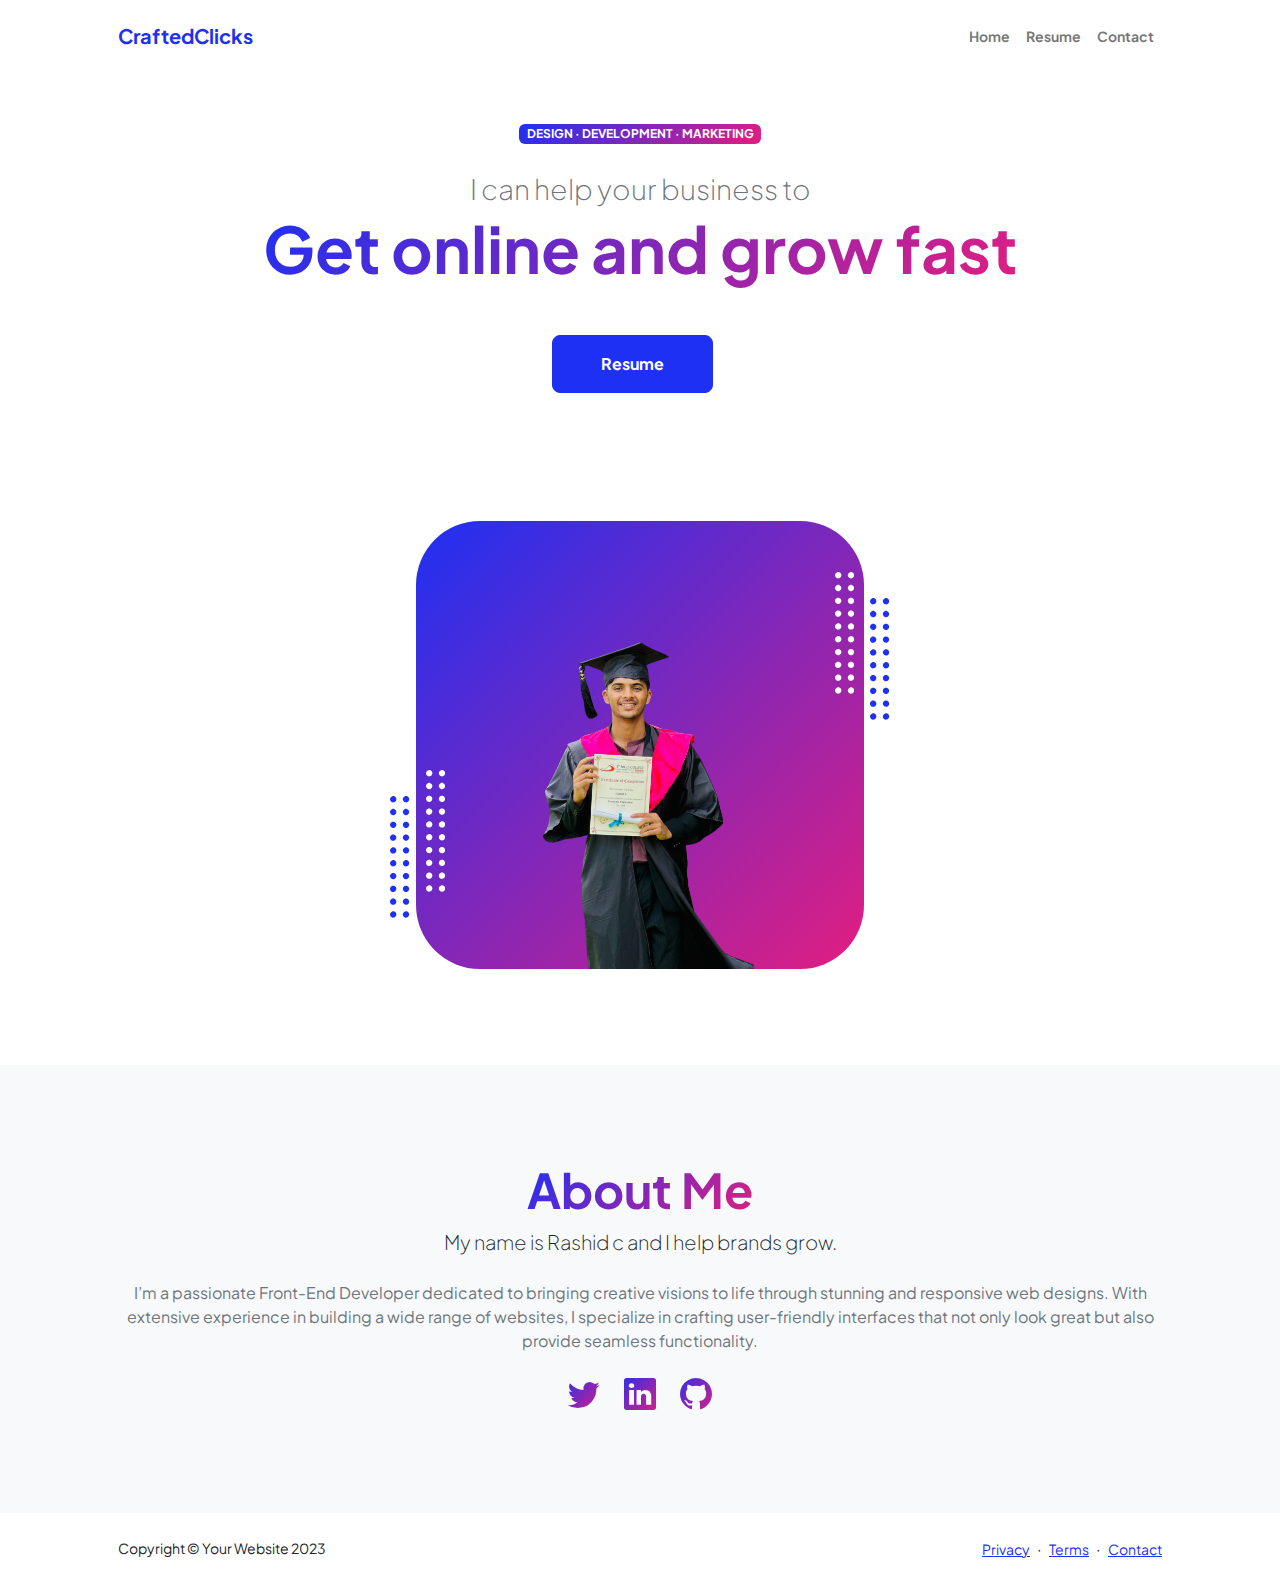
<file: startbootstrap-personal-gh-pages/startbootstrap-personal-gh-pages/index.html>
<!DOCTYPE html>
<html lang="en">

<head>
    <meta charset="utf-8" />
    <meta name="viewport" content="width=device-width, initial-scale=1, shrink-to-fit=no" />
    <meta name="description" content="" />
    <meta name="author" content="" />
    <title>CraftedClicks</title>
    <!-- Favicon-->
    <link rel="icon" type="image/x-icon" href="assets/favicon.ico" />
    <!-- Custom Google font-->
    <link rel="preconnect" href="https://fonts.googleapis.com" />
    <link rel="preconnect" href="https://fonts.gstatic.com" crossorigin />
    <link
        href="https://fonts.googleapis.com/css2?family=Plus+Jakarta+Sans:wght@100;200;300;400;500;600;700;800;900&amp;display=swap"
        rel="stylesheet" />
    <!-- Bootstrap icons-->
    <link href="https://cdn.jsdelivr.net/npm/bootstrap-icons@1.8.1/font/bootstrap-icons.css" rel="stylesheet" />
    <!-- Core theme CSS (includes Bootstrap)-->
    <link href="css/styles.css" rel="stylesheet" />
</head>

<body class="d-flex flex-column h-100">
    <main class="flex-shrink-0">
        <!-- Navigation-->
        <nav class="navbar navbar-expand-lg navbar-light bg-white py-3">
            <div class="container px-5">
                <a class="navbar-brand" href="index.html"><span class="fw-bolder text-primary">CraftedClicks</span></a>
                <button class="navbar-toggler" type="button" data-bs-toggle="collapse"
                    data-bs-target="#navbarSupportedContent" aria-controls="navbarSupportedContent"
                    aria-expanded="false" aria-label="Toggle navigation"><span
                        class="navbar-toggler-icon"></span></button>
                <div class="collapse navbar-collapse" id="navbarSupportedContent">
                    <ul class="navbar-nav ms-auto mb-2 mb-lg-0 small fw-bolder">
                        <li class="nav-item"><a class="nav-link" href="index.html">Home</a></li>
                        <li class="nav-item"><a class="nav-link" href="resume.html">Resume</a></li>
                        <!-- <li class="nav-item"><a class="nav-link" href="projects.html">Projects</a></li> -->
                        <li class="nav-item"><a class="nav-link" href="contact.html">Contact</a></li>
                    </ul>
                </div>
            </div>
        </nav>
        <!-- Header-->
        <header class="py-5">
            <div class="container px-5 pb-5">
                <div class="row gx-5 align-items-center">
                    <div class="col-xxl-5">
                        <!-- Header text content-->
                        <div class="text-center text-xxl-start">
                            <div class="badge bg-gradient-primary-to-secondary text-white mb-4">
                                <div class="text-uppercase">Design &middot; Development &middot; Marketing</div>
                            </div>
                            <div class="fs-3 fw-light text-muted">I can help your business to</div>
                            <h1 class="display-3 fw-bolder mb-5"><span class="text-gradient d-inline">Get online and
                                    grow fast</span></h1>
                            <div
                                class="d-grid gap-3 d-sm-flex justify-content-sm-center justify-content-xxl-start mb-3">
                                <a class="btn btn-primary btn-lg px-5 py-3 me-sm-3 fs-6 fw-bolder"
                                    href="resume.html">Resume</a>
                                <!-- <a class="btn btn-outline-dark btn-lg px-5 py-3 fs-6 fw-bolder"
                                    href="projects.html">Projects</a> -->
                            </div>
                        </div>
                    </div>
                    <div class="col-xxl-7">
                        <!-- Header profile picture-->
                        <div class="d-flex justify-content-center mt-5 mt-xxl-0">
                            <div class="profile bg-gradient-primary-to-secondary">
                                <!-- TIP: For best results, use a photo with a transparent background like the demo example below-->
                                <!-- Watch a tutorial on how to do this on YouTube (link)-->
                                <img class="profile-img" src="assets/resumephoto-removebg.png" alt="..." />
                                <div class="dots-1">
                                    <!-- SVG Dots-->
                                    <svg version="1.1" xmlns="http://www.w3.org/2000/svg"
                                        xmlns:xlink="http://www.w3.org/1999/xlink" x="0px" y="0px"
                                        viewBox="0 0 191.6 1215.4" style="enable-background: new 0 0 191.6 1215.4"
                                        xml:space="preserve">
                                        <g transform="translate(0.000000,1280.000000) scale(0.100000,-0.100000)">
                                            <path
                                                d="M227.7,12788.6c-105-35-200-141-222-248c-43-206,163-412,369-369c155,32,275,190,260,339c-11,105-90,213-190,262        C383.7,12801.6,289.7,12808.6,227.7,12788.6z">
                                            </path>
                                            <path
                                                d="M1507.7,12788.6c-151-50-253-216-222-362c25-119,136-230,254-255c194-41,395,142,375,339c-11,105-90,213-190,262        C1663.7,12801.6,1569.7,12808.6,1507.7,12788.6z">
                                            </path>
                                            <path
                                                d="M227.7,11508.6c-105-35-200-141-222-248c-43-206,163-412,369-369c155,32,275,190,260,339c-11,105-90,213-190,262        C383.7,11521.6,289.7,11528.6,227.7,11508.6z">
                                            </path>
                                            <path
                                                d="M1507.7,11508.6c-151-50-253-216-222-362c25-119,136-230,254-255c194-41,395,142,375,339c-11,105-90,213-190,262        C1663.7,11521.6,1569.7,11528.6,1507.7,11508.6z">
                                            </path>
                                            <path
                                                d="M227.7,10228.6c-105-35-200-141-222-248c-43-206,163-412,369-369c155,32,275,190,260,339c-11,105-90,213-190,262        C383.7,10241.6,289.7,10248.6,227.7,10228.6z">
                                            </path>
                                            <path
                                                d="M1507.7,10228.6c-105-35-200-141-222-248c-43-206,163-412,369-369c155,32,275,190,260,339c-11,105-90,213-190,262        C1663.7,10241.6,1569.7,10248.6,1507.7,10228.6z">
                                            </path>
                                            <path
                                                d="M227.7,8948.6c-105-35-200-141-222-248c-43-206,163-412,369-369c155,32,275,190,260,339c-11,105-90,213-190,262        C383.7,8961.6,289.7,8968.6,227.7,8948.6z">
                                            </path>
                                            <path
                                                d="M1507.7,8948.6c-105-35-200-141-222-248c-43-206,163-412,369-369c155,32,275,190,260,339c-11,105-90,213-190,262        C1663.7,8961.6,1569.7,8968.6,1507.7,8948.6z">
                                            </path>
                                            <path
                                                d="M227.7,7668.6c-105-35-200-141-222-248c-43-206,163-412,369-369c155,32,275,190,260,339c-11,105-90,213-190,262        C383.7,7681.6,289.7,7688.6,227.7,7668.6z">
                                            </path>
                                            <path
                                                d="M1507.7,7668.6c-105-35-200-141-222-248c-43-206,163-412,369-369c155,32,275,190,260,339c-11,105-90,213-190,262        C1663.7,7681.6,1569.7,7688.6,1507.7,7668.6z">
                                            </path>
                                            <path
                                                d="M227.7,6388.6c-105-35-200-141-222-248c-43-206,163-412,369-369c155,32,275,190,260,339c-11,105-90,213-190,262        C383.7,6401.6,289.7,6408.6,227.7,6388.6z">
                                            </path>
                                            <path
                                                d="M1507.7,6388.6c-105-35-200-141-222-248c-43-206,163-412,369-369c155,32,275,190,260,339c-11,105-90,213-190,262        C1663.7,6401.6,1569.7,6408.6,1507.7,6388.6z">
                                            </path>
                                            <path
                                                d="M227.7,5108.6c-105-35-200-141-222-248c-43-206,163-412,369-369c155,32,275,190,260,339c-11,105-90,213-190,262        C383.7,5121.6,289.7,5128.6,227.7,5108.6z">
                                            </path>
                                            <path
                                                d="M1507.7,5108.6c-105-35-200-141-222-248c-43-206,163-412,369-369c155,32,275,190,260,339c-11,105-90,213-190,262        C1663.7,5121.6,1569.7,5128.6,1507.7,5108.6z">
                                            </path>
                                            <path
                                                d="M227.7,3828.6c-105-35-200-141-222-248c-43-206,163-412,369-369c155,32,275,190,260,339c-11,105-90,213-190,262        C383.7,3841.6,289.7,3848.6,227.7,3828.6z">
                                            </path>
                                            <path
                                                d="M1507.7,3828.6c-105-35-200-141-222-248c-43-206,163-412,369-369c155,32,275,190,260,339c-11,105-90,213-190,262        C1663.7,3841.6,1569.7,3848.6,1507.7,3828.6z">
                                            </path>
                                            <path
                                                d="M227.7,2548.6c-105-35-200-141-222-248c-43-206,163-412,369-369c155,32,275,190,260,339c-11,105-90,213-190,262        C383.7,2561.6,289.7,2568.6,227.7,2548.6z">
                                            </path>
                                            <path
                                                d="M1507.7,2548.6c-105-35-200-141-222-248c-43-206,163-412,369-369c155,32,275,190,260,339c-11,105-90,213-190,262        C1663.7,2561.6,1569.7,2568.6,1507.7,2548.6z">
                                            </path>
                                            <path
                                                d="M227.7,1268.6c-105-35-200-141-222-248c-43-206,163-412,369-369c155,32,275,190,260,339c-11,105-90,213-190,262        C383.7,1281.6,289.7,1288.6,227.7,1268.6z">
                                            </path>
                                            <path
                                                d="M1507.7,1268.6c-105-35-200-141-222-248c-43-206,163-412,369-369c155,32,275,190,260,339c-11,105-90,213-190,262        C1663.7,1281.6,1569.7,1288.6,1507.7,1268.6z">
                                            </path>
                                        </g>
                                    </svg>
                                    <!-- END of SVG dots-->
                                </div>
                                <div class="dots-2">
                                    <!-- SVG Dots-->
                                    <svg version="1.1" xmlns="http://www.w3.org/2000/svg"
                                        xmlns:xlink="http://www.w3.org/1999/xlink" x="0px" y="0px"
                                        viewBox="0 0 191.6 1215.4" style="enable-background: new 0 0 191.6 1215.4"
                                        xml:space="preserve">
                                        <g transform="translate(0.000000,1280.000000) scale(0.100000,-0.100000)">
                                            <path
                                                d="M227.7,12788.6c-105-35-200-141-222-248c-43-206,163-412,369-369c155,32,275,190,260,339c-11,105-90,213-190,262        C383.7,12801.6,289.7,12808.6,227.7,12788.6z">
                                            </path>
                                            <path
                                                d="M1507.7,12788.6c-151-50-253-216-222-362c25-119,136-230,254-255c194-41,395,142,375,339c-11,105-90,213-190,262        C1663.7,12801.6,1569.7,12808.6,1507.7,12788.6z">
                                            </path>
                                            <path
                                                d="M227.7,11508.6c-105-35-200-141-222-248c-43-206,163-412,369-369c155,32,275,190,260,339c-11,105-90,213-190,262        C383.7,11521.6,289.7,11528.6,227.7,11508.6z">
                                            </path>
                                            <path
                                                d="M1507.7,11508.6c-151-50-253-216-222-362c25-119,136-230,254-255c194-41,395,142,375,339c-11,105-90,213-190,262        C1663.7,11521.6,1569.7,11528.6,1507.7,11508.6z">
                                            </path>
                                            <path
                                                d="M227.7,10228.6c-105-35-200-141-222-248c-43-206,163-412,369-369c155,32,275,190,260,339c-11,105-90,213-190,262        C383.7,10241.6,289.7,10248.6,227.7,10228.6z">
                                            </path>
                                            <path
                                                d="M1507.7,10228.6c-105-35-200-141-222-248c-43-206,163-412,369-369c155,32,275,190,260,339c-11,105-90,213-190,262        C1663.7,10241.6,1569.7,10248.6,1507.7,10228.6z">
                                            </path>
                                            <path
                                                d="M227.7,8948.6c-105-35-200-141-222-248c-43-206,163-412,369-369c155,32,275,190,260,339c-11,105-90,213-190,262        C383.7,8961.6,289.7,8968.6,227.7,8948.6z">
                                            </path>
                                            <path
                                                d="M1507.7,8948.6c-105-35-200-141-222-248c-43-206,163-412,369-369c155,32,275,190,260,339c-11,105-90,213-190,262        C1663.7,8961.6,1569.7,8968.6,1507.7,8948.6z">
                                            </path>
                                            <path
                                                d="M227.7,7668.6c-105-35-200-141-222-248c-43-206,163-412,369-369c155,32,275,190,260,339c-11,105-90,213-190,262        C383.7,7681.6,289.7,7688.6,227.7,7668.6z">
                                            </path>
                                            <path
                                                d="M1507.7,7668.6c-105-35-200-141-222-248c-43-206,163-412,369-369c155,32,275,190,260,339c-11,105-90,213-190,262        C1663.7,7681.6,1569.7,7688.6,1507.7,7668.6z">
                                            </path>
                                            <path
                                                d="M227.7,6388.6c-105-35-200-141-222-248c-43-206,163-412,369-369c155,32,275,190,260,339c-11,105-90,213-190,262        C383.7,6401.6,289.7,6408.6,227.7,6388.6z">
                                            </path>
                                            <path
                                                d="M1507.7,6388.6c-105-35-200-141-222-248c-43-206,163-412,369-369c155,32,275,190,260,339c-11,105-90,213-190,262        C1663.7,6401.6,1569.7,6408.6,1507.7,6388.6z">
                                            </path>
                                            <path
                                                d="M227.7,5108.6c-105-35-200-141-222-248c-43-206,163-412,369-369c155,32,275,190,260,339c-11,105-90,213-190,262        C383.7,5121.6,289.7,5128.6,227.7,5108.6z">
                                            </path>
                                            <path
                                                d="M1507.7,5108.6c-105-35-200-141-222-248c-43-206,163-412,369-369c155,32,275,190,260,339c-11,105-90,213-190,262        C1663.7,5121.6,1569.7,5128.6,1507.7,5108.6z">
                                            </path>
                                            <path
                                                d="M227.7,3828.6c-105-35-200-141-222-248c-43-206,163-412,369-369c155,32,275,190,260,339c-11,105-90,213-190,262        C383.7,3841.6,289.7,3848.6,227.7,3828.6z">
                                            </path>
                                            <path
                                                d="M1507.7,3828.6c-105-35-200-141-222-248c-43-206,163-412,369-369c155,32,275,190,260,339c-11,105-90,213-190,262        C1663.7,3841.6,1569.7,3848.6,1507.7,3828.6z">
                                            </path>
                                            <path
                                                d="M227.7,2548.6c-105-35-200-141-222-248c-43-206,163-412,369-369c155,32,275,190,260,339c-11,105-90,213-190,262        C383.7,2561.6,289.7,2568.6,227.7,2548.6z">
                                            </path>
                                            <path
                                                d="M1507.7,2548.6c-105-35-200-141-222-248c-43-206,163-412,369-369c155,32,275,190,260,339c-11,105-90,213-190,262        C1663.7,2561.6,1569.7,2568.6,1507.7,2548.6z">
                                            </path>
                                            <path
                                                d="M227.7,1268.6c-105-35-200-141-222-248c-43-206,163-412,369-369c155,32,275,190,260,339c-11,105-90,213-190,262        C383.7,1281.6,289.7,1288.6,227.7,1268.6z">
                                            </path>
                                            <path
                                                d="M1507.7,1268.6c-105-35-200-141-222-248c-43-206,163-412,369-369c155,32,275,190,260,339c-11,105-90,213-190,262        C1663.7,1281.6,1569.7,1288.6,1507.7,1268.6z">
                                            </path>
                                        </g>
                                    </svg>
                                    <!-- END of SVG dots-->
                                </div>
                                <div class="dots-3">
                                    <!-- SVG Dots-->
                                    <svg version="1.1" xmlns="http://www.w3.org/2000/svg"
                                        xmlns:xlink="http://www.w3.org/1999/xlink" x="0px" y="0px"
                                        viewBox="0 0 191.6 1215.4" style="enable-background: new 0 0 191.6 1215.4"
                                        xml:space="preserve">
                                        <g transform="translate(0.000000,1280.000000) scale(0.100000,-0.100000)">
                                            <path
                                                d="M227.7,12788.6c-105-35-200-141-222-248c-43-206,163-412,369-369c155,32,275,190,260,339c-11,105-90,213-190,262        C383.7,12801.6,289.7,12808.6,227.7,12788.6z">
                                            </path>
                                            <path
                                                d="M1507.7,12788.6c-151-50-253-216-222-362c25-119,136-230,254-255c194-41,395,142,375,339c-11,105-90,213-190,262        C1663.7,12801.6,1569.7,12808.6,1507.7,12788.6z">
                                            </path>
                                            <path
                                                d="M227.7,11508.6c-105-35-200-141-222-248c-43-206,163-412,369-369c155,32,275,190,260,339c-11,105-90,213-190,262        C383.7,11521.6,289.7,11528.6,227.7,11508.6z">
                                            </path>
                                            <path
                                                d="M1507.7,11508.6c-151-50-253-216-222-362c25-119,136-230,254-255c194-41,395,142,375,339c-11,105-90,213-190,262        C1663.7,11521.6,1569.7,11528.6,1507.7,11508.6z">
                                            </path>
                                            <path
                                                d="M227.7,10228.6c-105-35-200-141-222-248c-43-206,163-412,369-369c155,32,275,190,260,339c-11,105-90,213-190,262        C383.7,10241.6,289.7,10248.6,227.7,10228.6z">
                                            </path>
                                            <path
                                                d="M1507.7,10228.6c-105-35-200-141-222-248c-43-206,163-412,369-369c155,32,275,190,260,339c-11,105-90,213-190,262        C1663.7,10241.6,1569.7,10248.6,1507.7,10228.6z">
                                            </path>
                                            <path
                                                d="M227.7,8948.6c-105-35-200-141-222-248c-43-206,163-412,369-369c155,32,275,190,260,339c-11,105-90,213-190,262        C383.7,8961.6,289.7,8968.6,227.7,8948.6z">
                                            </path>
                                            <path
                                                d="M1507.7,8948.6c-105-35-200-141-222-248c-43-206,163-412,369-369c155,32,275,190,260,339c-11,105-90,213-190,262        C1663.7,8961.6,1569.7,8968.6,1507.7,8948.6z">
                                            </path>
                                            <path
                                                d="M227.7,7668.6c-105-35-200-141-222-248c-43-206,163-412,369-369c155,32,275,190,260,339c-11,105-90,213-190,262        C383.7,7681.6,289.7,7688.6,227.7,7668.6z">
                                            </path>
                                            <path
                                                d="M1507.7,7668.6c-105-35-200-141-222-248c-43-206,163-412,369-369c155,32,275,190,260,339c-11,105-90,213-190,262        C1663.7,7681.6,1569.7,7688.6,1507.7,7668.6z">
                                            </path>
                                            <path
                                                d="M227.7,6388.6c-105-35-200-141-222-248c-43-206,163-412,369-369c155,32,275,190,260,339c-11,105-90,213-190,262        C383.7,6401.6,289.7,6408.6,227.7,6388.6z">
                                            </path>
                                            <path
                                                d="M1507.7,6388.6c-105-35-200-141-222-248c-43-206,163-412,369-369c155,32,275,190,260,339c-11,105-90,213-190,262        C1663.7,6401.6,1569.7,6408.6,1507.7,6388.6z">
                                            </path>
                                            <path
                                                d="M227.7,5108.6c-105-35-200-141-222-248c-43-206,163-412,369-369c155,32,275,190,260,339c-11,105-90,213-190,262        C383.7,5121.6,289.7,5128.6,227.7,5108.6z">
                                            </path>
                                            <path
                                                d="M1507.7,5108.6c-105-35-200-141-222-248c-43-206,163-412,369-369c155,32,275,190,260,339c-11,105-90,213-190,262        C1663.7,5121.6,1569.7,5128.6,1507.7,5108.6z">
                                            </path>
                                            <path
                                                d="M227.7,3828.6c-105-35-200-141-222-248c-43-206,163-412,369-369c155,32,275,190,260,339c-11,105-90,213-190,262        C383.7,3841.6,289.7,3848.6,227.7,3828.6z">
                                            </path>
                                            <path
                                                d="M1507.7,3828.6c-105-35-200-141-222-248c-43-206,163-412,369-369c155,32,275,190,260,339c-11,105-90,213-190,262        C1663.7,3841.6,1569.7,3848.6,1507.7,3828.6z">
                                            </path>
                                            <path
                                                d="M227.7,2548.6c-105-35-200-141-222-248c-43-206,163-412,369-369c155,32,275,190,260,339c-11,105-90,213-190,262        C383.7,2561.6,289.7,2568.6,227.7,2548.6z">
                                            </path>
                                            <path
                                                d="M1507.7,2548.6c-105-35-200-141-222-248c-43-206,163-412,369-369c155,32,275,190,260,339c-11,105-90,213-190,262        C1663.7,2561.6,1569.7,2568.6,1507.7,2548.6z">
                                            </path>
                                            <path
                                                d="M227.7,1268.6c-105-35-200-141-222-248c-43-206,163-412,369-369c155,32,275,190,260,339c-11,105-90,213-190,262        C383.7,1281.6,289.7,1288.6,227.7,1268.6z">
                                            </path>
                                            <path
                                                d="M1507.7,1268.6c-105-35-200-141-222-248c-43-206,163-412,369-369c155,32,275,190,260,339c-11,105-90,213-190,262        C1663.7,1281.6,1569.7,1288.6,1507.7,1268.6z">
                                            </path>
                                        </g>
                                    </svg>
                                    <!-- END of SVG dots-->
                                </div>
                                <div class="dots-4">
                                    <!-- SVG Dots-->
                                    <svg version="1.1" xmlns="http://www.w3.org/2000/svg"
                                        xmlns:xlink="http://www.w3.org/1999/xlink" x="0px" y="0px"
                                        viewBox="0 0 191.6 1215.4" style="enable-background: new 0 0 191.6 1215.4"
                                        xml:space="preserve">
                                        <g transform="translate(0.000000,1280.000000) scale(0.100000,-0.100000)">
                                            <path
                                                d="M227.7,12788.6c-105-35-200-141-222-248c-43-206,163-412,369-369c155,32,275,190,260,339c-11,105-90,213-190,262        C383.7,12801.6,289.7,12808.6,227.7,12788.6z">
                                            </path>
                                            <path
                                                d="M1507.7,12788.6c-151-50-253-216-222-362c25-119,136-230,254-255c194-41,395,142,375,339c-11,105-90,213-190,262        C1663.7,12801.6,1569.7,12808.6,1507.7,12788.6z">
                                            </path>
                                            <path
                                                d="M227.7,11508.6c-105-35-200-141-222-248c-43-206,163-412,369-369c155,32,275,190,260,339c-11,105-90,213-190,262        C383.7,11521.6,289.7,11528.6,227.7,11508.6z">
                                            </path>
                                            <path
                                                d="M1507.7,11508.6c-151-50-253-216-222-362c25-119,136-230,254-255c194-41,395,142,375,339c-11,105-90,213-190,262        C1663.7,11521.6,1569.7,11528.6,1507.7,11508.6z">
                                            </path>
                                            <path
                                                d="M227.7,10228.6c-105-35-200-141-222-248c-43-206,163-412,369-369c155,32,275,190,260,339c-11,105-90,213-190,262        C383.7,10241.6,289.7,10248.6,227.7,10228.6z">
                                            </path>
                                            <path
                                                d="M1507.7,10228.6c-105-35-200-141-222-248c-43-206,163-412,369-369c155,32,275,190,260,339c-11,105-90,213-190,262        C1663.7,10241.6,1569.7,10248.6,1507.7,10228.6z">
                                            </path>
                                            <path
                                                d="M227.7,8948.6c-105-35-200-141-222-248c-43-206,163-412,369-369c155,32,275,190,260,339c-11,105-90,213-190,262        C383.7,8961.6,289.7,8968.6,227.7,8948.6z">
                                            </path>
                                            <path
                                                d="M1507.7,8948.6c-105-35-200-141-222-248c-43-206,163-412,369-369c155,32,275,190,260,339c-11,105-90,213-190,262        C1663.7,8961.6,1569.7,8968.6,1507.7,8948.6z">
                                            </path>
                                            <path
                                                d="M227.7,7668.6c-105-35-200-141-222-248c-43-206,163-412,369-369c155,32,275,190,260,339c-11,105-90,213-190,262        C383.7,7681.6,289.7,7688.6,227.7,7668.6z">
                                            </path>
                                            <path
                                                d="M1507.7,7668.6c-105-35-200-141-222-248c-43-206,163-412,369-369c155,32,275,190,260,339c-11,105-90,213-190,262        C1663.7,7681.6,1569.7,7688.6,1507.7,7668.6z">
                                            </path>
                                            <path
                                                d="M227.7,6388.6c-105-35-200-141-222-248c-43-206,163-412,369-369c155,32,275,190,260,339c-11,105-90,213-190,262        C383.7,6401.6,289.7,6408.6,227.7,6388.6z">
                                            </path>
                                            <path
                                                d="M1507.7,6388.6c-105-35-200-141-222-248c-43-206,163-412,369-369c155,32,275,190,260,339c-11,105-90,213-190,262        C1663.7,6401.6,1569.7,6408.6,1507.7,6388.6z">
                                            </path>
                                            <path
                                                d="M227.7,5108.6c-105-35-200-141-222-248c-43-206,163-412,369-369c155,32,275,190,260,339c-11,105-90,213-190,262        C383.7,5121.6,289.7,5128.6,227.7,5108.6z">
                                            </path>
                                            <path
                                                d="M1507.7,5108.6c-105-35-200-141-222-248c-43-206,163-412,369-369c155,32,275,190,260,339c-11,105-90,213-190,262        C1663.7,5121.6,1569.7,5128.6,1507.7,5108.6z">
                                            </path>
                                            <path
                                                d="M227.7,3828.6c-105-35-200-141-222-248c-43-206,163-412,369-369c155,32,275,190,260,339c-11,105-90,213-190,262        C383.7,3841.6,289.7,3848.6,227.7,3828.6z">
                                            </path>
                                            <path
                                                d="M1507.7,3828.6c-105-35-200-141-222-248c-43-206,163-412,369-369c155,32,275,190,260,339c-11,105-90,213-190,262        C1663.7,3841.6,1569.7,3848.6,1507.7,3828.6z">
                                            </path>
                                            <path
                                                d="M227.7,2548.6c-105-35-200-141-222-248c-43-206,163-412,369-369c155,32,275,190,260,339c-11,105-90,213-190,262        C383.7,2561.6,289.7,2568.6,227.7,2548.6z">
                                            </path>
                                            <path
                                                d="M1507.7,2548.6c-105-35-200-141-222-248c-43-206,163-412,369-369c155,32,275,190,260,339c-11,105-90,213-190,262        C1663.7,2561.6,1569.7,2568.6,1507.7,2548.6z">
                                            </path>
                                            <path
                                                d="M227.7,1268.6c-105-35-200-141-222-248c-43-206,163-412,369-369c155,32,275,190,260,339c-11,105-90,213-190,262        C383.7,1281.6,289.7,1288.6,227.7,1268.6z">
                                            </path>
                                            <path
                                                d="M1507.7,1268.6c-105-35-200-141-222-248c-43-206,163-412,369-369c155,32,275,190,260,339c-11,105-90,213-190,262        C1663.7,1281.6,1569.7,1288.6,1507.7,1268.6z">
                                            </path>
                                        </g>
                                    </svg>
                                    <!-- END of SVG dots-->
                                </div>
                            </div>
                        </div>
                    </div>
                </div>
            </div>
        </header>
        <!-- About Section-->
        <section class="bg-light py-5">
            <div class="container px-5">
                <div class="row gx-5 justify-content-center">
                    <div class="col-xxl-8">
                        <div class="text-center my-5">
                            <h2 class="display-5 fw-bolder"><span class="text-gradient d-inline">About Me</span></h2>
                            <p class="lead fw-light mb-4">My name is Rashid c and I help brands grow.</p>
                            <p class="text-muted">I’m a passionate Front-End Developer dedicated to bringing creative
                                visions to life through stunning and responsive web designs. With extensive experience
                                in building a wide range of websites, I specialize in crafting user-friendly interfaces
                                that not only look great but also provide seamless functionality.</p>
                            <div class="d-flex justify-content-center fs-2 gap-4">
                                <a class="text-gradient" href="https://x.com/rashid511529"><i class="bi bi-twitter"></i></a>
                                <a class="text-gradient"
                                    href="https://in.linkedin.com/in/rashid-c-6735652a6?trk=people-guest_people_search-card"><i
                                        class="bi bi-linkedin"></i></a>
                                <a class="text-gradient" href="https://github.com/rashid4567"><i
                                        class="bi bi-github"></i></a>
                            </div>
                        </div>
                    </div>
                </div>
            </div>
        </section>
    </main>
    <!-- Footer-->
    <footer class="bg-white py-4 mt-auto">
        <div class="container px-5">
            <div class="row align-items-center justify-content-between flex-column flex-sm-row">
                <div class="col-auto">
                    <div class="small m-0">Copyright &copy; Your Website 2023</div>
                </div>
                <div class="col-auto">
                    <a class="small" href="#!">Privacy</a>
                    <span class="mx-1">&middot;</span>
                    <a class="small" href="#!">Terms</a>
                    <span class="mx-1">&middot;</span>
                    <a class="small" href="#!">Contact</a>
                </div>
            </div>
        </div>
    </footer>
    <!-- Bootstrap core JS-->
    <script src="https://cdn.jsdelivr.net/npm/bootstrap@5.2.3/dist/js/bootstrap.bundle.min.js"></script>
    <!-- Core theme JS-->
    <script src="js/scripts.js"></script>
</body>

</html>
</file>
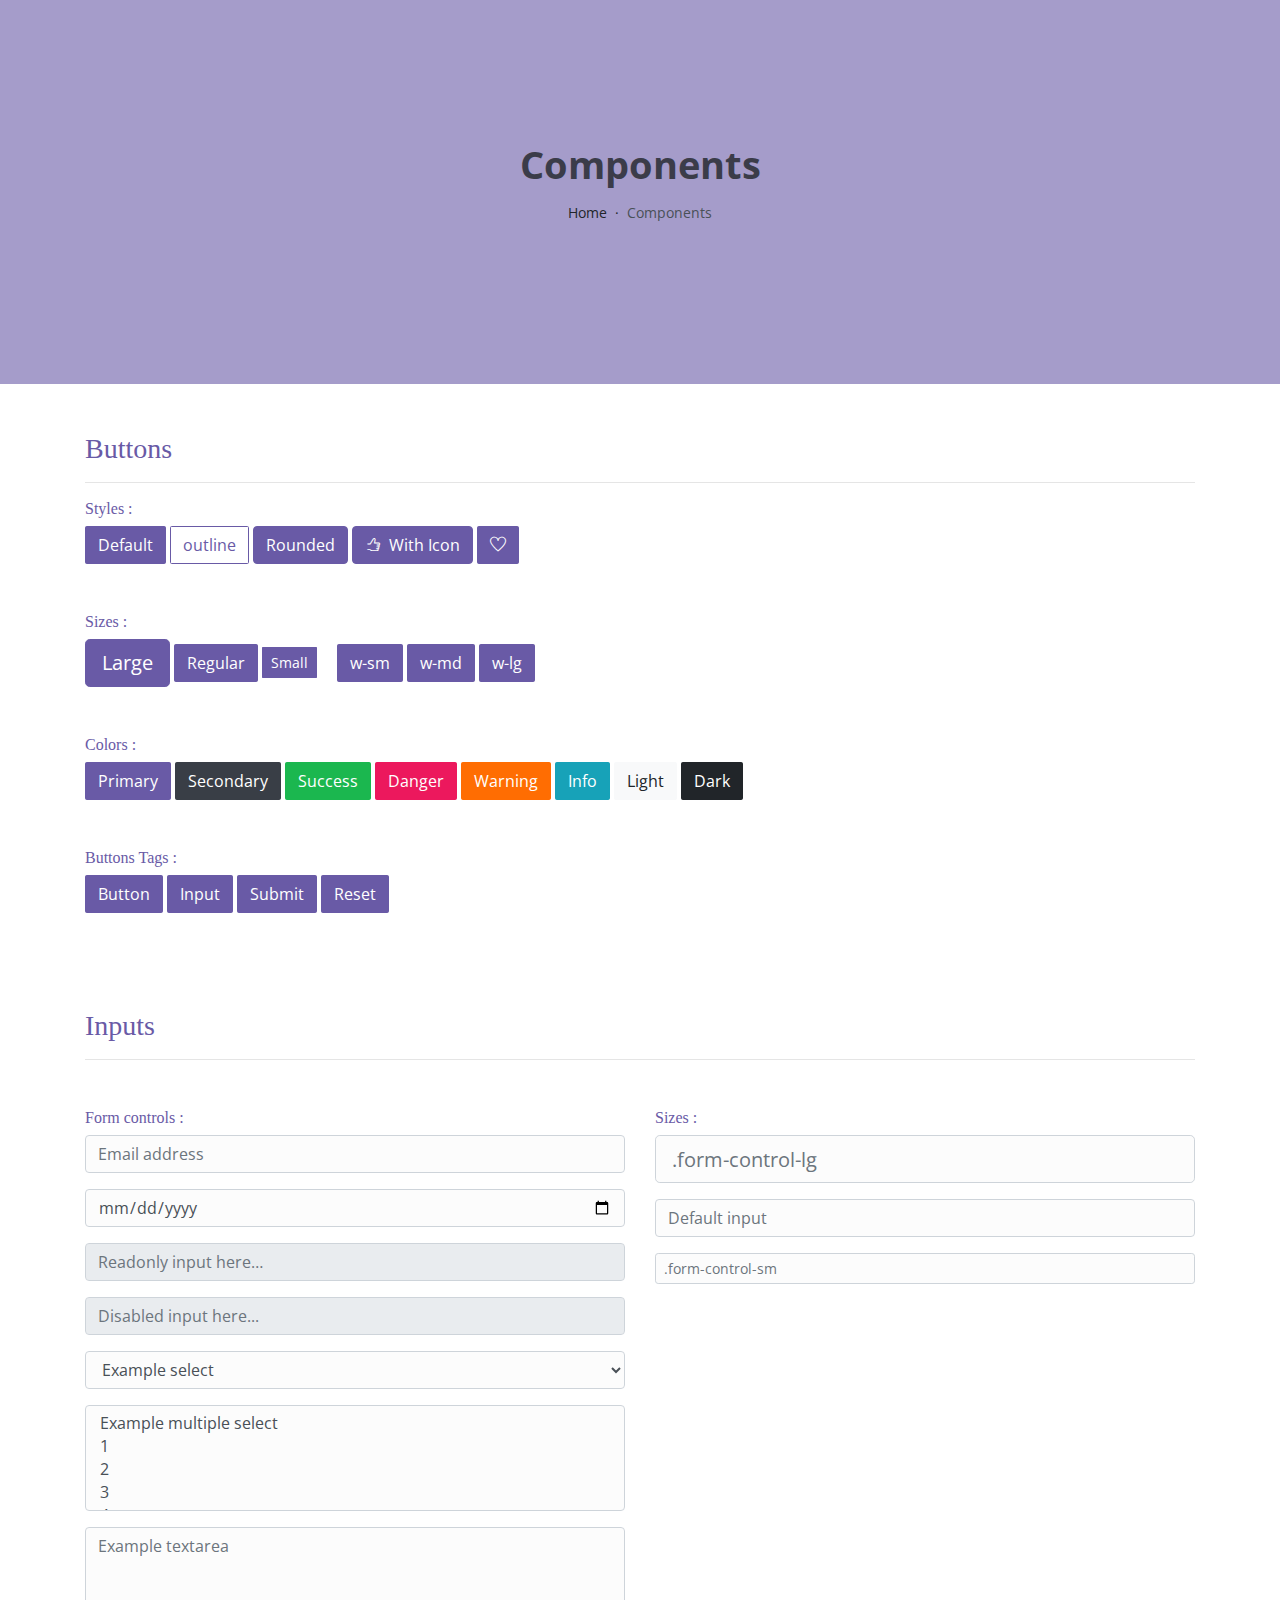
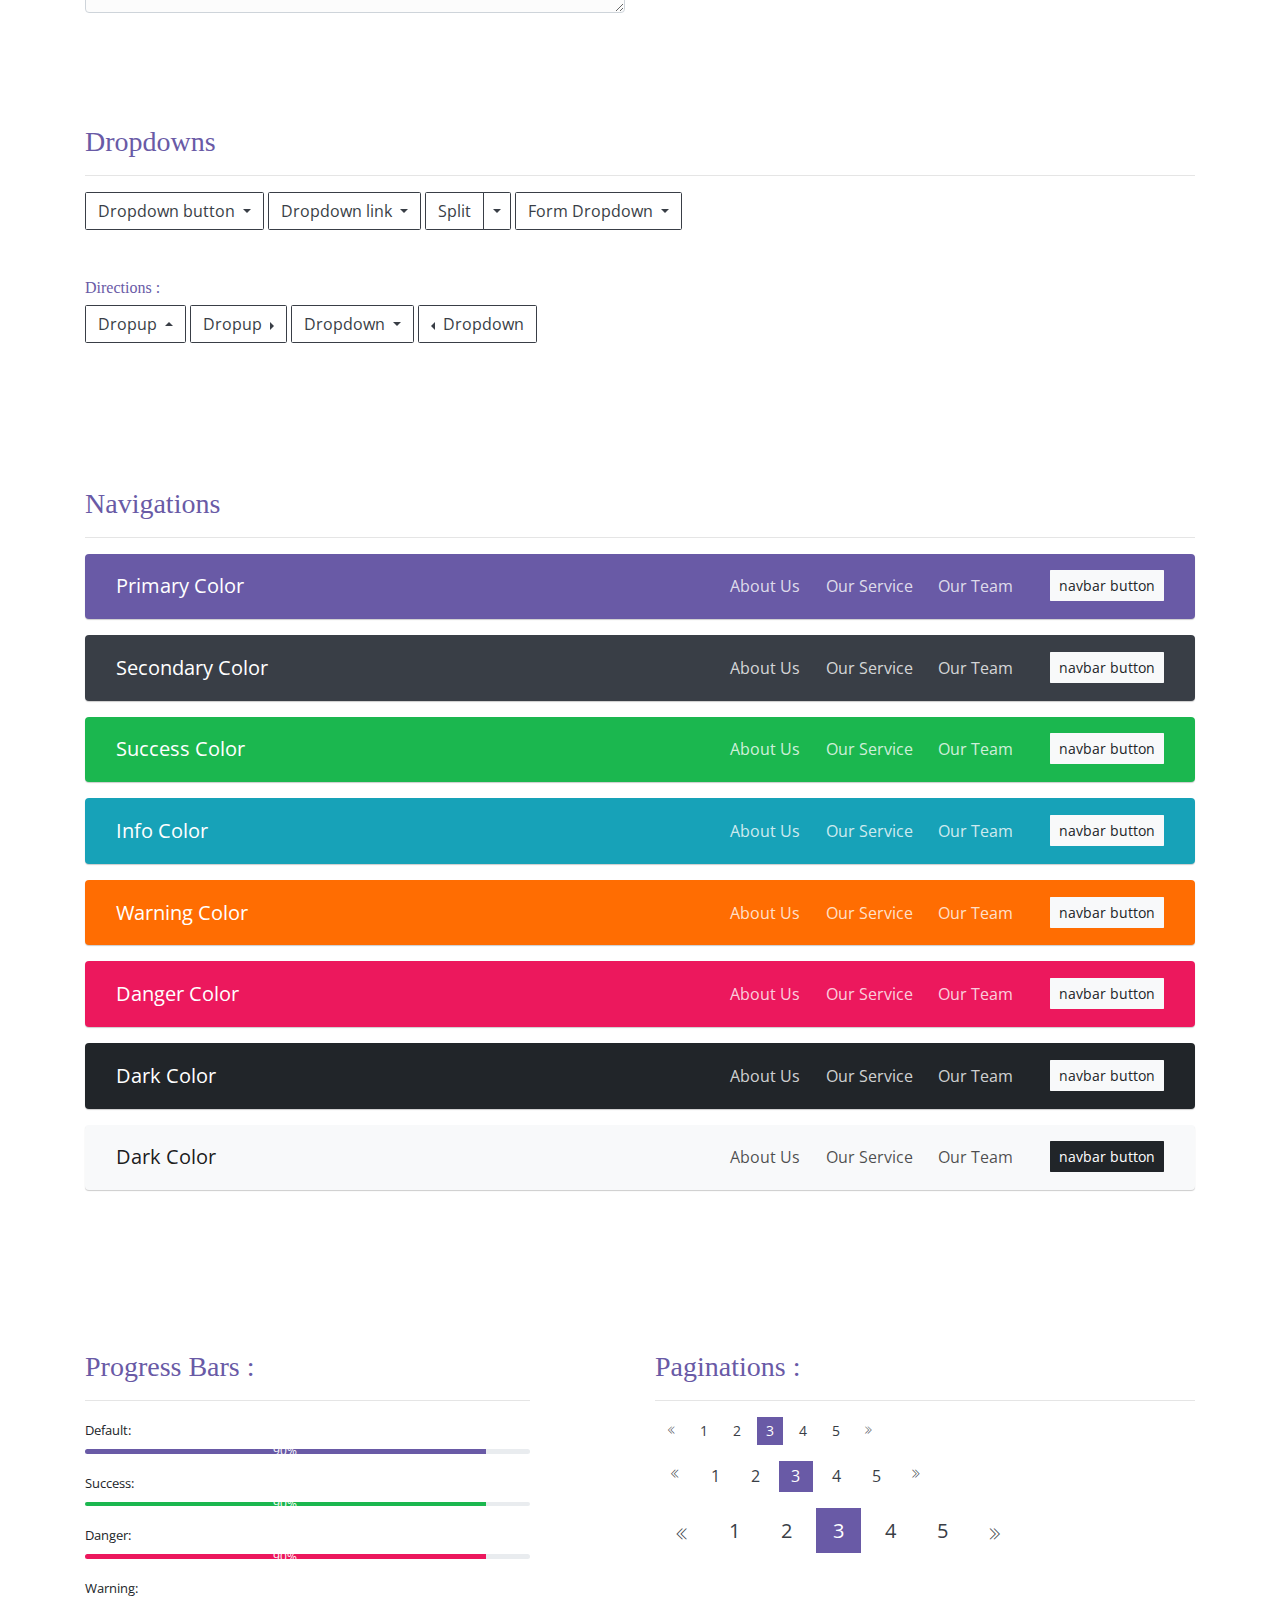
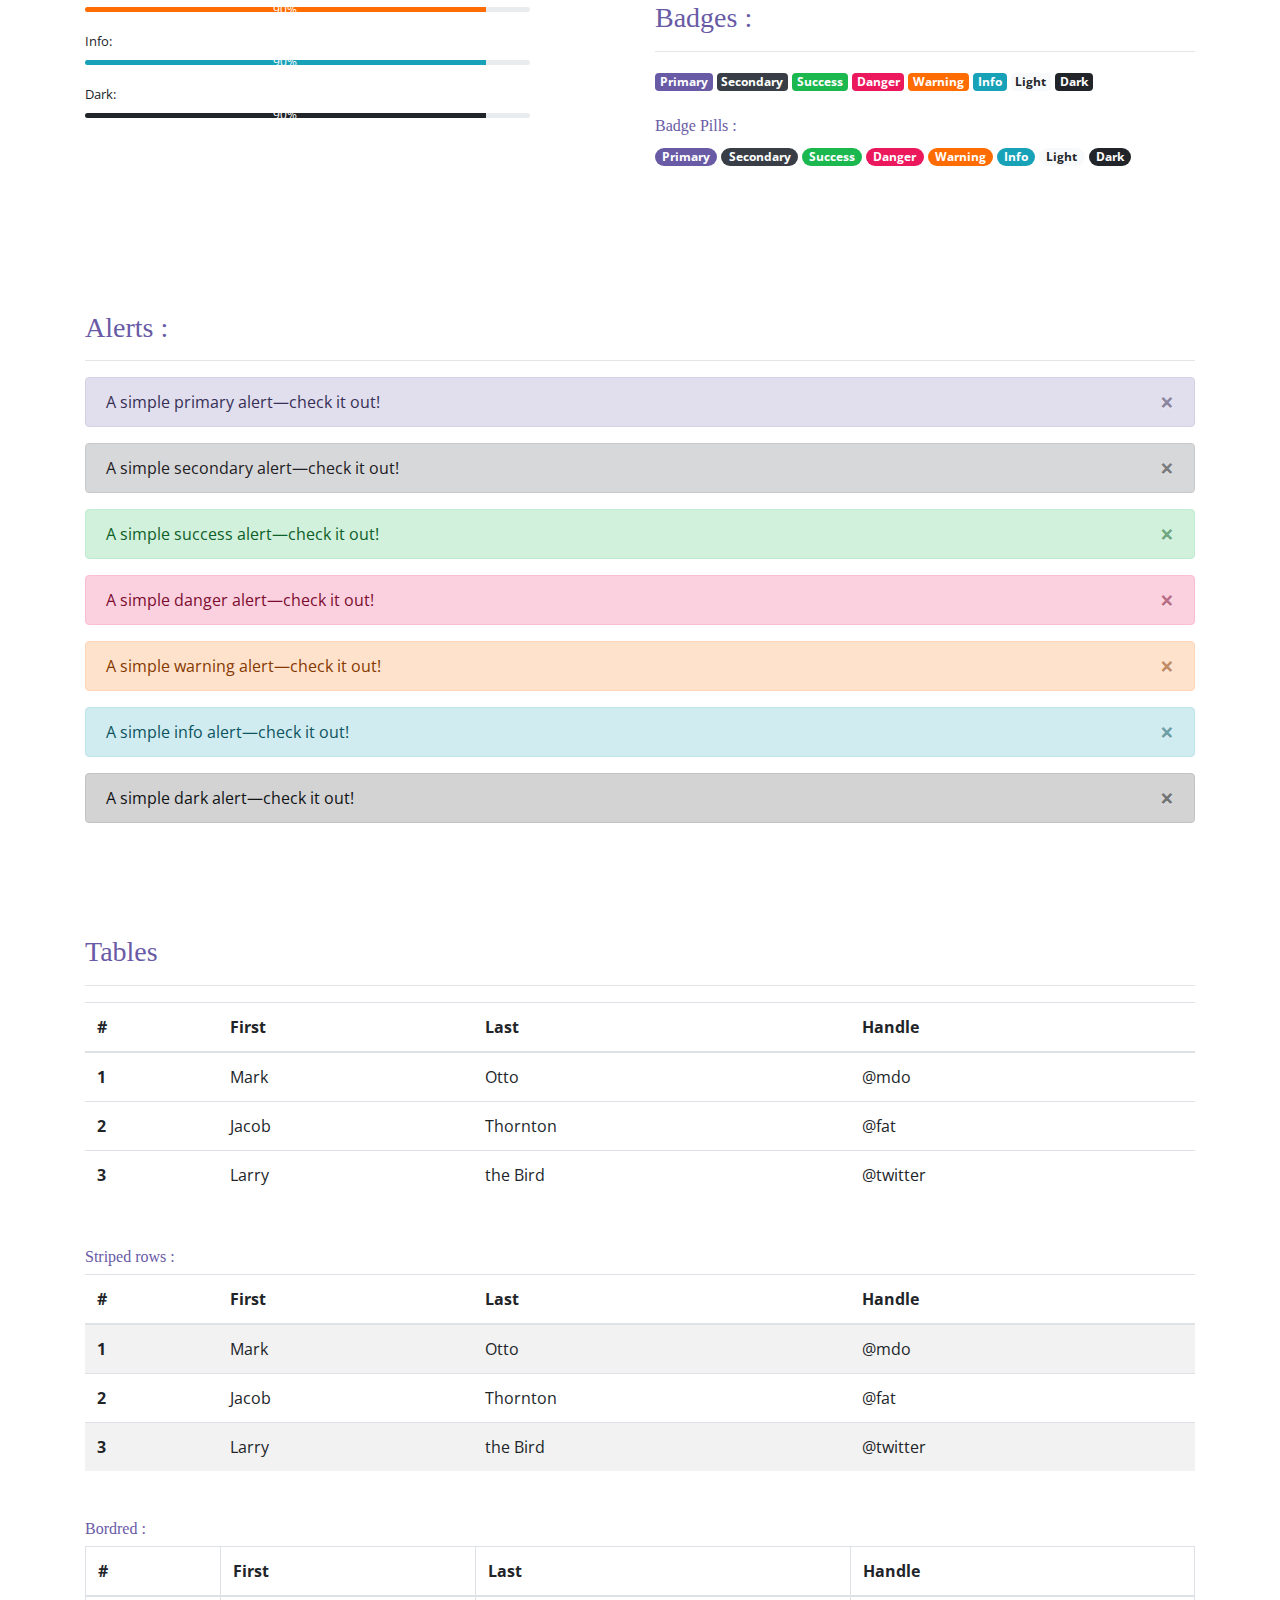
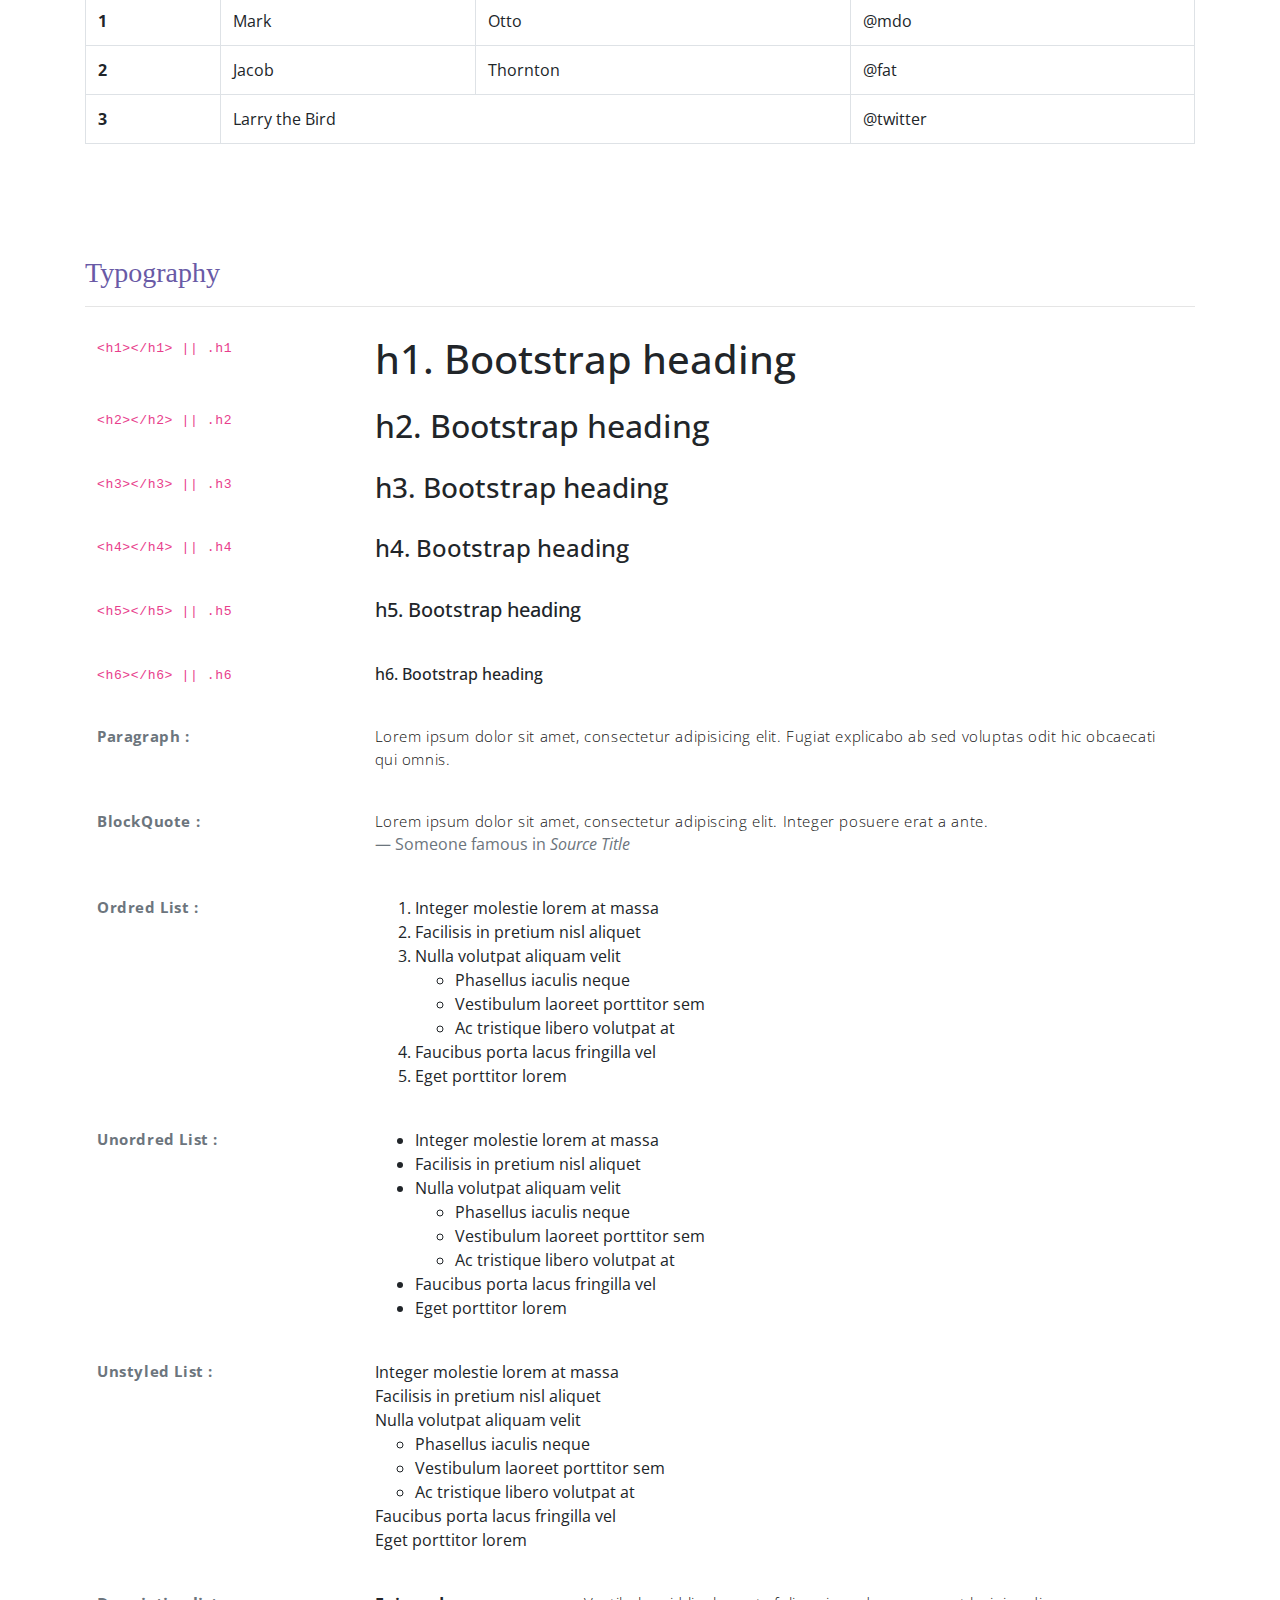
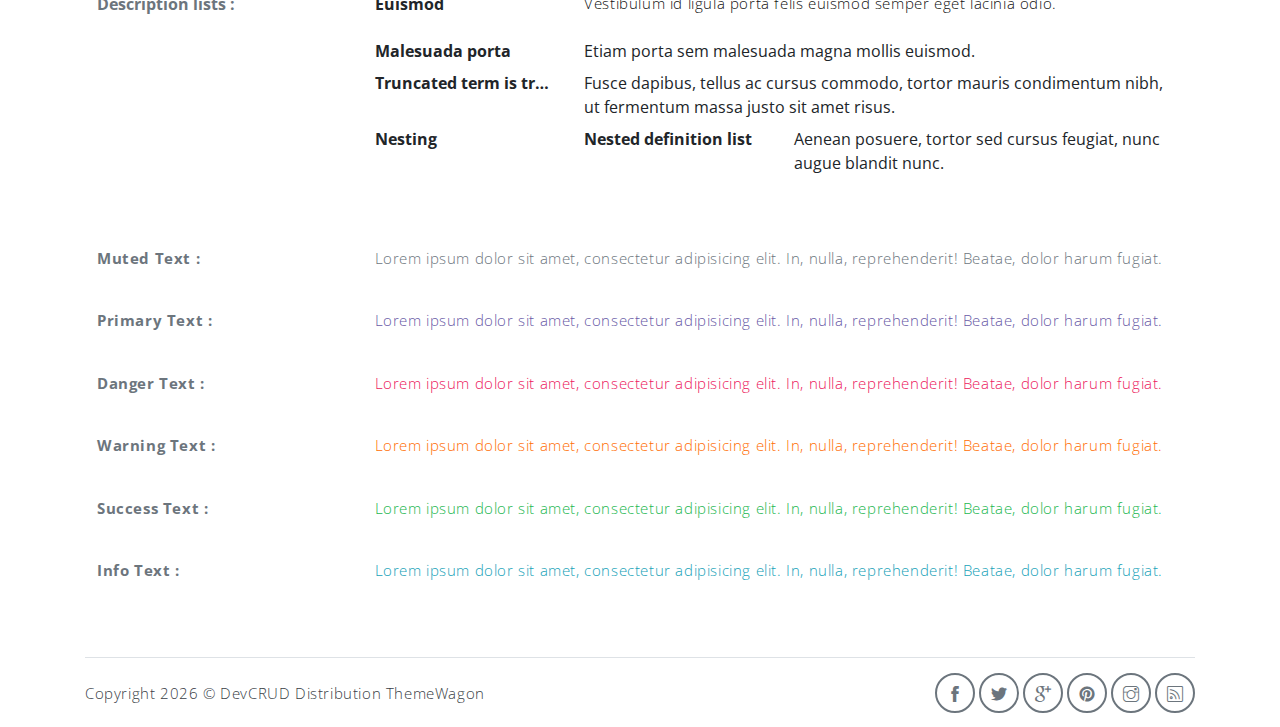
<file: components.html>
<!DOCTYPE html>
<html lang="en">

<head>
   <meta charset="utf-8">
   <meta name="viewport" content="width=device-width, initial-scale=1, shrink-to-fit=no">
   <meta name="description" content="Start your development with Meyawo landing page.">
   <meta name="author" content="Devcrud">
   <title>CraftedClicks</title>
   <!-- font icons -->
   <link rel="stylesheet" href="assets/vendors/themify-icons/css/themify-icons.css">
   <!-- Bootstrap + Steller  -->
   <link rel="stylesheet" href="assets/css/meyawo.css">
</head>

<body>

   <!-- Page Header -->
   <header class="header header-mini">
      <div class="header-title">Components</div>
      <nav aria-label="breadcrumb">
         <ol class="breadcrumb">
            <li class="breadcrumb-item"><a href="/">Home</a></li>
            <li class="breadcrumb-item active" aria-current="page">Components</li>
         </ol>
      </nav>
   </header> <!-- End Of Page Header -->

   <!-- main content -->
   <div class="container">

      <!-- Buttons -->
      <h3 class="mt-5">Buttons</h3>
      <hr>
      <h6 class="section-secondary-title">Styles :</h6>
      <button class="btn btn-primary">Default</button>
      <button class="btn btn-outline-primary">outline</button>
      <button class="btn btn-primary rounded">Rounded</button>
      <button class="btn btn-primary rounded"><i class="ti-thumb-up pr-1"></i> With Icon</button>
      <button class="btn btn-primary circle"><i class="ti-heart"></i></button>

      <h6 class="section-secondary-title mt-5">Sizes :</h6>
      <button class="btn btn-primary btn-lg">Large</button>
      <button class="btn btn-primary ">Regular</button>
      <button class="btn btn-primary btn-sm">Small</button>
      <button class="btn btn-primary w-sm ml-3">w-sm</button>
      <button class="btn btn-primary w-md">w-md</button>
      <button class="btn btn-primary w-lg">w-lg</button>

      <h6 class="section-secondary-title mt-5">Colors :</h6>
      <button type="button" class="btn btn-primary">Primary</button>
      <button type="button" class="btn btn-secondary">Secondary</button>
      <button type="button" class="btn btn-success">Success</button>
      <button type="button" class="btn btn-danger">Danger</button>
      <button type="button" class="btn btn-warning">Warning</button>
      <button type="button" class="btn btn-info">Info</button>
      <button type="button" class="btn btn-light">Light</button>
      <button type="button" class="btn btn-dark">Dark</button>

      <h6 class="section-secondary-title mt-5">Buttons Tags :</h6>
      <button class="btn btn-primary" type="submit">Button</button>
      <input class="btn btn-primary" type="button" value="Input">
      <input class="btn btn-primary" type="submit" value="Submit">
      <input class="btn btn-primary" type="reset" value="Reset">

      <!-- devider -->
      <div class="py-5"></div>

      <!-- Inputs -->
      <h3>Inputs</h3>
      <hr>
      <div class="row mt-5">
         <div class="col-md-6">
            <h6 class="section-secondary-title">Form controls :</h6>
            <div class="form-group">
               <input type="email" class="form-control" id="exampleFormControlInput1" placeholder="Email address">
            </div>
            <div class="form-group">
               <input type="date" class="form-control" id="exampleFormControlInput1" placeholder="Date">
            </div>
            <div class="form-group">
               <input class="form-control" type="text" placeholder="Readonly input here…" readonly>
            </div>
            <div class="form-group">
               <input class="form-control" id="disabledInput" type="text" placeholder="Disabled input here..." disabled>
            </div>
            <div class="form-group">
               <select class="form-control" id="exampleFormControlSelect1">
                  <option>Example select</option>
                  <option>1</option>
                  <option>2</option>
                  <option>3</option>
                  <option>4</option>
                  <option>5</option>
               </select>
            </div>
            <div class="form-group">
               <select multiple class="form-control" id="exampleFormControlSelect2">
                  <option>Example multiple select</option>
                  <option>1</option>
                  <option>2</option>
                  <option>3</option>
                  <option>4</option>
                  <option>5</option>
               </select>
            </div>
            <div class="form-group">
               <textarea class="form-control" id="exampleFormControlTextarea1" rows="3"
                  placeholder="Example textarea"></textarea>
            </div>
         </div>
         <div class="col-md-6">
            <h6 class="section-secondary-title">Sizes :</h6>
            <div class="form-group">
               <input class="form-control form-control-lg" type="text" placeholder=".form-control-lg">
            </div>
            <div class="form-group">
               <input class="form-control" type="text" placeholder="Default input">
            </div>
            <div class="form-group">
               <input class="form-control form-control-sm" type="text" placeholder=".form-control-sm">
            </div>
         </div>
      </div> <!-- end of inputs -->

      <!-- devider -->
      <div class="py-5"></div>

      <!-- Dropdowns -->
      <h3 class="components-section-title font-weight-normal">Dropdowns</h3>
      <hr>
      <div class="dropdown d-inline-block">
         <button class="btn btn-outline-secondary dropdown-toggle" type="button" id="dropdownMenuButton"
            data-toggle="dropdown" aria-haspopup="true" aria-expanded="false">
            Dropdown button
         </button>
         <div class="dropdown-menu" aria-labelledby="dropdownMenuButton">
            <a class="dropdown-item" href="#">Action</a>
            <a class="dropdown-item" href="#">Another action</a>
            <a class="dropdown-item" href="#">Something else here</a>
         </div>
      </div>
      <div class="dropdown d-inline-block">
         <a class="btn btn-outline-secondary dropdown-toggle" href="#" role="button" id="dropdownMenuLink"
            data-toggle="dropdown" aria-haspopup="true" aria-expanded="false">
            Dropdown link
         </a>
         <div class="dropdown-menu" aria-labelledby="dropdownMenuLink">
            <a class="dropdown-item" href="#">Action</a>
            <a class="dropdown-item" href="#">Another action</a>
            <a class="dropdown-item" href="#">Something else here</a>
         </div>
      </div>
      <div class="btn-group">
         <button type="button" class="btn btn-outline-secondary">Split</button>
         <button type="button" class="btn btn-outline-secondary dropdown-toggle dropdown-toggle-split"
            data-toggle="dropdown" aria-haspopup="true" aria-expanded="false">
            <span class="sr-only">Toggle Dropdown</span>
         </button>
         <div class="dropdown-menu">
            <a class="dropdown-item" href="#">Action</a>
            <a class="dropdown-item" href="#">Another action</a>
            <a class="dropdown-item" href="#">Something else here</a>
            <div class="dropdown-divider"></div>
            <a class="dropdown-item" href="#">Separated link</a>
         </div>
      </div>
      <div class="btn-group">
         <button class="btn btn-outline-secondary dropdown-toggle" type="button" id="dropdownMenuButton"
            data-toggle="dropdown" aria-haspopup="true" aria-expanded="false">
            Form Dropdown
         </button>
         <div class="dropdown-menu form">
            <form class="px-4 py-3">
               <div class="form-group">
                  <input type="email" class="form-control" id="exampleDropdownFormEmail1"
                     placeholder="email@example.com">
               </div>
               <div class="form-group">
                  <input type="password" class="form-control" id="exampleDropdownFormPassword1" placeholder="Password">
               </div>
               <div class="form-check mb-3">
                  <input type="checkbox" class="form-check-input" id="dropdownCheck">
                  <label class="form-check-label" for="dropdownCheck">
                     Remember me
                  </label>
               </div>
               <button type="submit" class="btn btn-primary btn-block">Sign in</button>
            </form>
            <div class="dropdown-divider"></div>
            <a class="dropdown-item" href="#"><small>New around here? Sign up</small></a>
            <a class="dropdown-item" href="#"><small>Forgot password?</small></a>
         </div>
      </div>
      <h6 class="section-secondary-title mt-5">Directions :</h6>
      <div class="btn-group dropup">
         <button type="button" class="btn btn-outline-secondary dropdown-toggle" data-toggle="dropdown"
            aria-haspopup="true" aria-expanded="false">
            Dropup
         </button>
         <div class="dropdown-menu">
            <a class="dropdown-item" href="#">Action</a>
            <a class="dropdown-item" href="#">Another action</a>
            <a class="dropdown-item" href="#">Something else here</a>
            <div class="dropdown-divider"></div>
            <a class="dropdown-item" href="#">Separated link</a>
         </div>
      </div>
      <div class="btn-group dropright">
         <button type="button" class="btn btn-outline-secondary dropdown-toggle" data-toggle="dropdown"
            aria-haspopup="true" aria-expanded="false">
            Dropup
         </button>
         <div class="dropdown-menu">
            <a class="dropdown-item" href="#">Action</a>
            <a class="dropdown-item" href="#">Another action</a>
            <a class="dropdown-item" href="#">Something else here</a>
            <div class="dropdown-divider"></div>
            <a class="dropdown-item" href="#">Separated link</a>
         </div>
      </div>
      <div class="btn-group">
         <button type="button" class="btn btn-outline-secondary dropdown-toggle" data-toggle="dropdown"
            aria-haspopup="true" aria-expanded="false">
            Dropdown
         </button>
         <div class="dropdown-menu">
            <a class="dropdown-item" href="#">Action</a>
            <a class="dropdown-item" href="#">Another action</a>
            <a class="dropdown-item" href="#">Something else here</a>
            <div class="dropdown-divider"></div>
            <a class="dropdown-item" href="#">Separated link</a>
         </div>
      </div>
      <div class="btn-group dropleft">
         <button type="button" class="btn btn-outline-secondary dropdown-toggle" data-toggle="dropdown"
            aria-haspopup="true" aria-expanded="false">
            Dropdown
         </button>
         <div class="dropdown-menu">
            <a class="dropdown-item" href="#">Action</a>
            <a class="dropdown-item" href="#">Another action</a>
            <a class="dropdown-item" href="#">Something else here</a>
            <div class="dropdown-divider"></div>
            <a class="dropdown-item" href="#">Separated link</a>
         </div>
      </div> <!-- end of Dropdowns -->

      <!-- devider -->
      <div class="py-5"></div>

      <!-- navbars -->
      <h3 class="components-section-title font-weight-normal mt-5">Navigations</h3>
      <hr>
      <nav class="navbar navbar-expand-sm navbar-dark bg-primary rounded shadow mb-3">
         <div class="container">
            <a class="navbar-brand" href="#">Primary Color</a>
            <button class="navbar-toggler ml-auto" type="button" data-toggle="collapse"
               data-target="#navbarSupportedContent" aria-controls="navbarSupportedContent" aria-expanded="false"
               aria-label="Toggle navigation">
               <span class="navbar-toggler-icon"></span>
            </button>
            <div class="collapse navbar-collapse" id="navbarSupportedContent">
               <ul class="navbar-nav ml-auto">
                  <li class="nav-item">
                     <a class="nav-link" href="#about">About Us</a>
                  </li>
                  <li class="nav-item">
                     <a class="nav-link" href="#service">Our Service</a>
                  </li>
                  <li class="nav-item">
                     <a class="nav-link" href="#team">Our Team</a>
                  </li>
                  <li class="nav-item">
                     <a href="#book-table" class="ml-4 mt-1 btn btn-light btn-sm">navbar button</a>
                  </li>
               </ul>
            </div>
         </div>
      </nav>
      <nav class="navbar navbar-expand-sm navbar-dark bg-secondary rounded shadow mb-3">
         <div class="container">
            <a class="navbar-brand" href="#">Secondary Color</a>
            <button class="navbar-toggler ml-auto" type="button" data-toggle="collapse"
               data-target="#navbarSupportedContent" aria-controls="navbarSupportedContent" aria-expanded="false"
               aria-label="Toggle navigation">
               <span class="navbar-toggler-icon"></span>
            </button>
            <div class="collapse navbar-collapse" id="navbarSupportedContent">
               <ul class="navbar-nav ml-auto">
                  <li class="nav-item">
                     <a class="nav-link" href="#about">About Us</a>
                  </li>
                  <li class="nav-item">
                     <a class="nav-link" href="#service">Our Service</a>
                  </li>
                  <li class="nav-item">
                     <a class="nav-link" href="#team">Our Team</a>
                  </li>
                  <li class="nav-item">
                     <a href="#book-table" class="ml-4 mt-1 btn btn-light btn-sm">navbar button</a>
                  </li>
               </ul>
            </div>
         </div>
      </nav>
      <nav class="navbar navbar-expand-sm navbar-dark bg-success rounded shadow mb-3">
         <div class="container">
            <a class="navbar-brand" href="#">Success Color</a>
            <button class="navbar-toggler ml-auto" type="button" data-toggle="collapse"
               data-target="#navbarSupportedContent" aria-controls="navbarSupportedContent" aria-expanded="false"
               aria-label="Toggle navigation">
               <span class="navbar-toggler-icon"></span>
            </button>
            <div class="collapse navbar-collapse" id="navbarSupportedContent">
               <ul class="navbar-nav ml-auto">
                  <li class="nav-item">
                     <a class="nav-link" href="#about">About Us</a>
                  </li>
                  <li class="nav-item">
                     <a class="nav-link" href="#service">Our Service</a>
                  </li>
                  <li class="nav-item">
                     <a class="nav-link" href="#team">Our Team</a>
                  </li>
                  <li class="nav-item">
                     <a href="#book-table" class="ml-4 mt-1 btn btn-light btn-sm">navbar button</a>
                  </li>
               </ul>
            </div>
         </div>
      </nav>
      <nav class="navbar navbar-expand-sm navbar-dark bg-info rounded shadow mb-3">
         <div class="container">
            <a class="navbar-brand" href="#">Info Color</a>
            <button class="navbar-toggler ml-auto" type="button" data-toggle="collapse"
               data-target="#navbarSupportedContent" aria-controls="navbarSupportedContent" aria-expanded="false"
               aria-label="Toggle navigation">
               <span class="navbar-toggler-icon"></span>
            </button>
            <div class="collapse navbar-collapse" id="navbarSupportedContent">
               <ul class="navbar-nav ml-auto">
                  <li class="nav-item">
                     <a class="nav-link" href="#about">About Us</a>
                  </li>
                  <li class="nav-item">
                     <a class="nav-link" href="#service">Our Service</a>
                  </li>
                  <li class="nav-item">
                     <a class="nav-link" href="#team">Our Team</a>
                  </li>
                  <li class="nav-item">
                     <a href="#book-table" class="ml-4 mt-1 btn btn-light btn-sm">navbar button</a>
                  </li>
               </ul>
            </div>
         </div>
      </nav>
      <nav class="navbar navbar-expand-sm navbar-dark bg-warning rounded shadow mb-3">
         <div class="container">
            <a class="navbar-brand" href="#">Warning Color</a>
            <button class="navbar-toggler ml-auto" type="button" data-toggle="collapse"
               data-target="#navbarSupportedContent" aria-controls="navbarSupportedContent" aria-expanded="false"
               aria-label="Toggle navigation">
               <span class="navbar-toggler-icon"></span>
            </button>
            <div class="collapse navbar-collapse" id="navbarSupportedContent">
               <ul class="navbar-nav ml-auto">
                  <li class="nav-item">
                     <a class="nav-link" href="#about">About Us</a>
                  </li>
                  <li class="nav-item">
                     <a class="nav-link" href="#service">Our Service</a>
                  </li>
                  <li class="nav-item">
                     <a class="nav-link" href="#team">Our Team</a>
                  </li>
                  <li class="nav-item">
                     <a href="#book-table" class="ml-4 mt-1 btn btn-light btn-sm">navbar button</a>
                  </li>
               </ul>
            </div>
         </div>
      </nav>
      <nav class="navbar navbar-expand-sm navbar-dark bg-danger rounded shadow mb-3">
         <div class="container">
            <a class="navbar-brand" href="#">Danger Color</a>
            <button class="navbar-toggler ml-auto" type="button" data-toggle="collapse"
               data-target="#navbarSupportedContent" aria-controls="navbarSupportedContent" aria-expanded="false"
               aria-label="Toggle navigation">
               <span class="navbar-toggler-icon"></span>
            </button>
            <div class="collapse navbar-collapse" id="navbarSupportedContent">
               <ul class="navbar-nav ml-auto">
                  <li class="nav-item">
                     <a class="nav-link" href="#about">About Us</a>
                  </li>
                  <li class="nav-item">
                     <a class="nav-link" href="#service">Our Service</a>
                  </li>
                  <li class="nav-item">
                     <a class="nav-link" href="#team">Our Team</a>
                  </li>
                  <li class="nav-item">
                     <a href="#book-table" class="ml-4 mt-1 btn btn-light btn-sm">navbar button</a>
                  </li>
               </ul>
            </div>
         </div>
      </nav>
      <nav class="navbar navbar-expand-sm navbar-dark bg-dark rounded shadow mb-3">
         <div class="container">
            <a class="navbar-brand" href="#">Dark Color</a>
            <button class="navbar-toggler ml-auto" type="button" data-toggle="collapse"
               data-target="#navbarSupportedContent" aria-controls="navbarSupportedContent" aria-expanded="false"
               aria-label="Toggle navigation">
               <span class="navbar-toggler-icon"></span>
            </button>
            <div class="collapse navbar-collapse" id="navbarSupportedContent">
               <ul class="navbar-nav ml-auto">
                  <li class="nav-item">
                     <a class="nav-link" href="#about">About Us</a>
                  </li>
                  <li class="nav-item">
                     <a class="nav-link" href="#service">Our Service</a>
                  </li>
                  <li class="nav-item">
                     <a class="nav-link" href="#team">Our Team</a>
                  </li>
                  <li class="nav-item">
                     <a href="#book-table" class="ml-4 mt-1 btn btn-light btn-sm">navbar button</a>
                  </li>
               </ul>
            </div>
         </div>
      </nav>
      <nav class="navbar navbar-expand-sm navbar-light bg-light rounded shadow mb-3">
         <div class="container">
            <a class="navbar-brand" href="#">Dark Color</a>
            <button class="navbar-toggler ml-auto" type="button" data-toggle="collapse"
               data-target="#navbarSupportedContent" aria-controls="navbarSupportedContent" aria-expanded="false"
               aria-label="Toggle navigation">
               <span class="navbar-toggler-icon"></span>
            </button>
            <div class="collapse navbar-collapse" id="navbarSupportedContent">
               <ul class="navbar-nav ml-auto">
                  <li class="nav-item">
                     <a class="nav-link" href="#about">About Us</a>
                  </li>
                  <li class="nav-item">
                     <a class="nav-link" href="#service">Our Service</a>
                  </li>
                  <li class="nav-item">
                     <a class="nav-link" href="#team">Our Team</a>
                  </li>
                  <li class="nav-item">
                     <a href="#book-table" class="ml-4 mt-1 btn btn-dark btn-sm">navbar button</a>
                  </li>
               </ul>
            </div>
         </div>
      </nav>
      <!-- End of navbars -->

      <!-- devider -->
      <div class="py-5"></div>

      <!-- progress bars -->
      <div class="row justify-content-between">
         <div class="col-md-5">
            <h3 class="components-section-title font-weight-normal mt-5">Progress Bars :</h3>
            <hr>
            <small>Default: </small>
            <div class="progress mt-2 mb-3">
               <div class="progress-bar" role="progressbar" style="width: 90%" aria-valuenow="25" aria-valuemin="0"
                  aria-valuemax="100"><span>90%</span></div>
            </div>
            <small>Success:</small>
            <div class="progress mt-2 mb-3">
               <div class="progress-bar bg-success" role="progressbar" style="width: 90%" aria-valuenow="25"
                  aria-valuemin="0" aria-valuemax="100"><span>90%</span></div>
            </div>
            <small>Danger:</small>
            <div class="progress mt-2 mb-3">
               <div class="progress-bar bg-danger" role="progressbar" style="width: 90%" aria-valuenow="25"
                  aria-valuemin="0" aria-valuemax="100"><span>90%</span></div>
            </div>
            <small>Warning:</small>
            <div class="progress mt-2 mb-3">
               <div class="progress-bar bg-warning" role="progressbar" style="width: 90%" aria-valuenow="25"
                  aria-valuemin="0" aria-valuemax="100"><span>90%</span></div>
            </div>
            <small>Info:</small>
            <div class="progress mt-2 mb-3">
               <div class="progress-bar bg-info" role="progressbar" style="width: 90%" aria-valuenow="25"
                  aria-valuemin="0" aria-valuemax="100"><span>90%</span></div>
            </div>
            <small>Dark:</small>
            <div class="progress mt-2 mb-3">
               <div class="progress-bar bg-dark" role="progressbar" style="width: 90%" aria-valuenow="25"
                  aria-valuemin="0" aria-valuemax="100"><span>90%</span></div>
            </div>
         </div>
         <div class="col-md-6">
            <h3 class="components-section-title font-weight-normal mt-5">Paginations :</h3>
            <hr>
            <nav aria-label="Page navigation example">
               <ul class="pagination pagination-sm">
                  <li class="page-item"><a class="page-link" href="#"><i class="ti-angle-double-left"></i></a></li>
                  <li class="page-item"><a class="page-link" href="#">1</a></li>
                  <li class="page-item"><a class="page-link" href="#">2</a></li>
                  <li class="page-item active"><a class="page-link" href="#">3</a></li>
                  <li class="page-item"><a class="page-link" href="#">4</a></li>
                  <li class="page-item"><a class="page-link" href="#">5</a></li>
                  <li class="page-item"><a class="page-link" href="#"><i class="ti-angle-double-right"></i></a></li>
               </ul>
            </nav>
            <nav aria-label="Page navigation example">
               <ul class="pagination">
                  <li class="page-item"><a class="page-link" href="#"><i class="ti-angle-double-left"></i></a></li>
                  <li class="page-item"><a class="page-link" href="#">1</a></li>
                  <li class="page-item"><a class="page-link" href="#">2</a></li>
                  <li class="page-item active"><a class="page-link" href="#">3</a></li>
                  <li class="page-item"><a class="page-link" href="#">4</a></li>
                  <li class="page-item"><a class="page-link" href="#">5</a></li>
                  <li class="page-item"><a class="page-link" href="#"><i class="ti-angle-double-right"></i></a></li>
               </ul>
            </nav>
            <nav aria-label="Page navigation example">
               <ul class="pagination pagination-lg">
                  <li class="page-item"><a class="page-link" href="#"><i class="ti-angle-double-left"></i></a></li>
                  <li class="page-item"><a class="page-link" href="#">1</a></li>
                  <li class="page-item"><a class="page-link" href="#">2</a></li>
                  <li class="page-item active"><a class="page-link" href="#">3</a></li>
                  <li class="page-item"><a class="page-link" href="#">4</a></li>
                  <li class="page-item"><a class="page-link" href="#">5</a></li>
                  <li class="page-item"><a class="page-link" href="#"><i class="ti-angle-double-right"></i></a></li>
               </ul>
            </nav>

            <!-- Badges -->
            <h3 class="components-section-title font-weight-normal mt-5">Badges :</h3>
            <hr>
            <span class="badge badge-primary">Primary</span>
            <span class="badge badge-secondary">Secondary</span>
            <span class="badge badge-success">Success</span>
            <span class="badge badge-danger">Danger</span>
            <span class="badge badge-warning">Warning</span>
            <span class="badge badge-info">Info</span>
            <span class="badge badge-light">Light</span>
            <span class="badge badge-dark">Dark</span>
            <h6 class="section-secondary-title mt-4 mb-2">Badge Pills :</h6>
            <span class="badge badge-pill badge-primary">Primary</span>
            <span class="badge badge-pill badge-secondary">Secondary</span>
            <span class="badge badge-pill badge-success">Success</span>
            <span class="badge badge-pill badge-danger">Danger</span>
            <span class="badge badge-pill badge-warning">Warning</span>
            <span class="badge badge-pill badge-info">Info</span>
            <span class="badge badge-pill badge-light">Light</span>
            <span class="badge badge-pill badge-dark">Dark</span>
         </div>
      </div> <!-- End of Progress bars -->

      <!-- devider -->
      <div class="py-5"></div>

      <!-- Alerts -->
      <h3 class="components-section-title font-weight-normal mt-5">Alerts :</h3>
      <hr>
      <div class="alert alert-primary alert-dismissible fade show" role="alert">
         A simple primary alert—check it out!
         <button type="button" class="close" data-dismiss="alert" aria-label="Close">
            <span aria-hidden="true">&times;</span>
         </button>
      </div>
      <div class="alert alert-secondary alert-dismissible fade show" role="alert">
         A simple secondary alert—check it out!
         <button type="button" class="close" data-dismiss="alert" aria-label="Close">
            <span aria-hidden="true">&times;</span>
         </button>
      </div>
      <div class="alert alert-success alert-dismissible fade show" role="alert">
         A simple success alert—check it out!
         <button type="button" class="close" data-dismiss="alert" aria-label="Close">
            <span aria-hidden="true">&times;</span>
         </button>
      </div>
      <div class="alert alert-danger alert-dismissible fade show" role="alert">
         A simple danger alert—check it out!
         <button type="button" class="close" data-dismiss="alert" aria-label="Close">
            <span aria-hidden="true">&times;</span>
         </button>
      </div>
      <div class="alert alert-warning alert-dismissible fade show" role="alert">
         A simple warning alert—check it out!
         <button type="button" class="close" data-dismiss="alert" aria-label="Close">
            <span aria-hidden="true">&times;</span>
         </button>
      </div>
      <div class="alert alert-info alert-dismissible fade show" role="alert">
         A simple info alert—check it out!
         <button type="button" class="close" data-dismiss="alert" aria-label="Close">
            <span aria-hidden="true">&times;</span>
         </button>
      </div>
      <div class="alert alert-dark alert-dismissible fade show" role="alert">
         A simple dark alert—check it out!
         <button type="button" class="close" data-dismiss="alert" aria-label="Close">
            <span aria-hidden="true">&times;</span>
         </button>
      </div>
      <!-- end of alerts -->

      <!-- devider -->
      <div class="py-5"></div>

      <!-- tables -->
      <h3 class="components-section-title">Tables</h3>
      <hr>
      <table class="table">
         <thead>
            <tr>
               <th scope="col">#</th>
               <th scope="col">First</th>
               <th scope="col">Last</th>
               <th scope="col">Handle</th>
            </tr>
         </thead>
         <tbody>
            <tr>
               <th scope="row">1</th>
               <td>Mark</td>
               <td>Otto</td>
               <td>@mdo</td>
            </tr>
            <tr>
               <th scope="row">2</th>
               <td>Jacob</td>
               <td>Thornton</td>
               <td>@fat</td>
            </tr>
            <tr>
               <th scope="row">3</th>
               <td>Larry</td>
               <td>the Bird</td>
               <td>@twitter</td>
            </tr>
         </tbody>
      </table>

      <h6 class="section-secondary-title mt-5">Striped rows :</h6>
      <table class="table table-striped">
         <thead>
            <tr>
               <th scope="col">#</th>
               <th scope="col">First</th>
               <th scope="col">Last</th>
               <th scope="col">Handle</th>
            </tr>
         </thead>
         <tbody>
            <tr>
               <th scope="row">1</th>
               <td>Mark</td>
               <td>Otto</td>
               <td>@mdo</td>
            </tr>
            <tr>
               <th scope="row">2</th>
               <td>Jacob</td>
               <td>Thornton</td>
               <td>@fat</td>
            </tr>
            <tr>
               <th scope="row">3</th>
               <td>Larry</td>
               <td>the Bird</td>
               <td>@twitter</td>
            </tr>
         </tbody>
      </table>

      <h6 class="section-secondary-title mt-5">Bordred :</h6>
      <table class="table table-bordered">
         <thead>
            <tr>
               <th scope="col">#</th>
               <th scope="col">First</th>
               <th scope="col">Last</th>
               <th scope="col">Handle</th>
            </tr>
         </thead>
         <tbody>
            <tr>
               <th scope="row">1</th>
               <td>Mark</td>
               <td>Otto</td>
               <td>@mdo</td>
            </tr>
            <tr>
               <th scope="row">2</th>
               <td>Jacob</td>
               <td>Thornton</td>
               <td>@fat</td>
            </tr>
            <tr>
               <th scope="row">3</th>
               <td colspan="2">Larry the Bird</td>
               <td>@twitter</td>
            </tr>
         </tbody>
      </table>
      <!-- end of tables -->

      <!-- devider -->
      <div class="py-5"></div>

      <!-- typography -->
      <h3 class="components-section-title">Typography</h3>
      <hr>
      <table class="table table-borderless v-align-center">
         <tbody>
            <tr>
               <td>
                  <p><code class="highlighter-rouge">&lt;h1&gt;&lt;/h1&gt; || .h1</code></p>
               </td>
               <td class="w-75"><span class="h1">h1. Bootstrap heading</span></td>
            </tr>
            <tr>
               <td>
                  <p><code class="highlighter-rouge">&lt;h2&gt;&lt;/h2&gt; || .h2</code></p>
               </td>
               <td><span class="h2">h2. Bootstrap heading</span></td>
            </tr>
            <tr>
               <td>
                  <p><code class="highlighter-rouge">&lt;h3&gt;&lt;/h3&gt; || .h3</code></p>
               </td>
               <td><span class="h3">h3. Bootstrap heading</span></td>
            </tr>
            <tr>
               <td>
                  <p><code class="highlighter-rouge">&lt;h4&gt;&lt;/h4&gt; || .h4</code></p>
               </td>
               <td><span class="h4">h4. Bootstrap heading</span></td>
            </tr>
            <tr>
               <td>
                  <p><code class="highlighter-rouge">&lt;h5&gt;&lt;/h5&gt; || .h5</code></p>
               </td>
               <td><span class="h5">h5. Bootstrap heading</span></td>
            </tr>
            <tr>
               <td>
                  <p><code class="highlighter-rouge">&lt;h6&gt;&lt;/h6&gt; || .h6</code></p>
               </td>
               <td><span class="h6">h6. Bootstrap heading</span></td>
            </tr>
            <tr>
               <td>
                  <p class="font-weight-bold text-muted">Paragraph :</p>
               </td>
               <td>
                  <p>Lorem ipsum dolor sit amet, consectetur adipisicing elit. Fugiat explicabo ab sed voluptas odit hic
                     obcaecati qui omnis.</p>
               </td>
            </tr>
            <tr>
               <td>
                  <p class="font-weight-bold text-muted">BlockQuote :</p>
               </td>
               <td>
                  <blockquote class="blockquote">
                     <p class="mb-0">Lorem ipsum dolor sit amet, consectetur adipiscing elit. Integer posuere erat a
                        ante.</p>
                     <footer class="blockquote-footer">Someone famous in <cite title="Source Title">Source Title</cite>
                     </footer>
                  </blockquote>
               </td>
            </tr>

            <tr>
               <td>
                  <p class="font-weight-bold text-muted">Ordred List :</p>
               </td>
               <td>
                  <ol>
                     <li>Integer molestie lorem at massa</li>
                     <li>Facilisis in pretium nisl aliquet</li>
                     <li>Nulla volutpat aliquam velit
                        <ul>
                           <li>Phasellus iaculis neque</li>
                           <li>Vestibulum laoreet porttitor sem</li>
                           <li>Ac tristique libero volutpat at</li>
                        </ul>
                     </li>
                     <li>Faucibus porta lacus fringilla vel</li>
                     <li>Eget porttitor lorem</li>
                  </ol>
               </td>
            </tr>
            <tr>
               <td>
                  <p class="font-weight-bold text-muted">Unordred List :</p>
               </td>
               <td>
                  <ul>
                     <li>Integer molestie lorem at massa</li>
                     <li>Facilisis in pretium nisl aliquet</li>
                     <li>Nulla volutpat aliquam velit
                        <ul>
                           <li>Phasellus iaculis neque</li>
                           <li>Vestibulum laoreet porttitor sem</li>
                           <li>Ac tristique libero volutpat at</li>
                        </ul>
                     </li>
                     <li>Faucibus porta lacus fringilla vel</li>
                     <li>Eget porttitor lorem</li>
                  </ul>
               </td>
            </tr>
            <tr>
               <td>
                  <p class="font-weight-bold text-muted">Unstyled List :</p>
               </td>
               <td>
                  <ul class="list-unstyled">
                     <li>Integer molestie lorem at massa</li>
                     <li>Facilisis in pretium nisl aliquet</li>
                     <li>Nulla volutpat aliquam velit
                        <ul>
                           <li>Phasellus iaculis neque</li>
                           <li>Vestibulum laoreet porttitor sem</li>
                           <li>Ac tristique libero volutpat at</li>
                        </ul>
                     </li>
                     <li>Faucibus porta lacus fringilla vel</li>
                     <li>Eget porttitor lorem</li>
                  </ul>
               </td>
            </tr>
            <tr>
               <td class="font-weight-bold text-muted">Description lists : </td>
               <td>
                  <dl class="row">
                     <dt class="col-sm-3">Euismod</dt>
                     <dd class="col-sm-9">
                        <p>Vestibulum id ligula porta felis euismod semper eget lacinia odio.</p>
                     </dd>

                     <dt class="col-sm-3">Malesuada porta</dt>
                     <dd class="col-sm-9">Etiam porta sem malesuada magna mollis euismod.</dd>

                     <dt class="col-sm-3 text-truncate">Truncated term is truncated</dt>
                     <dd class="col-sm-9">Fusce dapibus, tellus ac cursus commodo, tortor mauris condimentum nibh, ut
                        fermentum massa justo sit amet risus.</dd>

                     <dt class="col-sm-3">Nesting</dt>
                     <dd class="col-sm-9">
                        <dl class="row">
                           <dt class="col-sm-4">Nested definition list</dt>
                           <dd class="col-sm-8">Aenean posuere, tortor sed cursus feugiat, nunc augue blandit nunc.</dd>
                        </dl>
                     </dd>
                  </dl>
               </td>
            </tr>
            <tr>
               <td>
                  <p class="font-weight-bold text-muted">Muted Text :</p>
               </td>
               <td>
                  <p class="text-muted">Lorem ipsum dolor sit amet, consectetur adipisicing elit. In, nulla,
                     reprehenderit! Beatae, dolor harum fugiat.</p>
               </td>
            </tr>
            <tr>
               <td>
                  <p class="font-weight-bold text-muted">Primary Text :</p>
               </td>
               <td>
                  <p class="text-primary">Lorem ipsum dolor sit amet, consectetur adipisicing elit. In, nulla,
                     reprehenderit! Beatae, dolor harum fugiat.</p>
               </td>
            </tr>
            <tr>
               <td>
                  <p class="font-weight-bold text-muted">Danger Text :</p>
               </td>
               <td>
                  <p class="text-danger">Lorem ipsum dolor sit amet, consectetur adipisicing elit. In, nulla,
                     reprehenderit! Beatae, dolor harum fugiat.</p>
               </td>
            </tr>
            <tr>
               <td>
                  <p class="font-weight-bold text-muted">Warning Text :</p>
               </td>
               <td>
                  <p class="text-warning">Lorem ipsum dolor sit amet, consectetur adipisicing elit. In, nulla,
                     reprehenderit! Beatae, dolor harum fugiat.</p>
               </td>
            </tr>
            <tr>
               <td>
                  <p class="font-weight-bold text-muted">Success Text :</p>
               </td>
               <td>
                  <p class="text-success">Lorem ipsum dolor sit amet, consectetur adipisicing elit. In, nulla,
                     reprehenderit! Beatae, dolor harum fugiat.</p>
               </td>
            </tr>
            <tr>
               <td>
                  <p class="font-weight-bold text-muted">Info Text :</p>
               </td>
               <td>
                  <p class="text-info">Lorem ipsum dolor sit amet, consectetur adipisicing elit. In, nulla,
                     reprehenderit! Beatae, dolor harum fugiat.</p>
               </td>
            </tr>
         </tbody>
      </table>
   </div>
   <!-- end of typography -->

   <!-- footer -->
   <div class="container mt-5">
      <footer class="footer">
         <p class="mb-0">Copyright
            <script>document.write(new Date().getFullYear())</script> &copy; <a
               href="http://www.devcrud.com">DevCRUD</a> Distribution <a href="https://themewagon.com">ThemeWagon</a>
         </p>
         <div class="social-links text-right m-auto ml-sm-auto">
            <a href="javascript:void(0)" class="link"><i class="ti-facebook"></i></a>
            <a href="javascript:void(0)" class="link"><i class="ti-twitter-alt"></i></a>
            <a href="javascript:void(0)" class="link"><i class="ti-google"></i></a>
            <a href="javascript:void(0)" class="link"><i class="ti-pinterest-alt"></i></a>
            <a href="javascript:void(0)" class="link"><i class="ti-instagram"></i></a>
            <a href="javascript:void(0)" class="link"><i class="ti-rss"></i></a>
         </div>
      </footer>
   </div> <!-- end of page footer -->

   <!-- core  -->
   <script src="assets/vendors/jquery/jquery-3.4.1.js"></script>
   <script src="assets/vendors/bootstrap/bootstrap.bundle.js"></script>

</body>

</html>
</file>
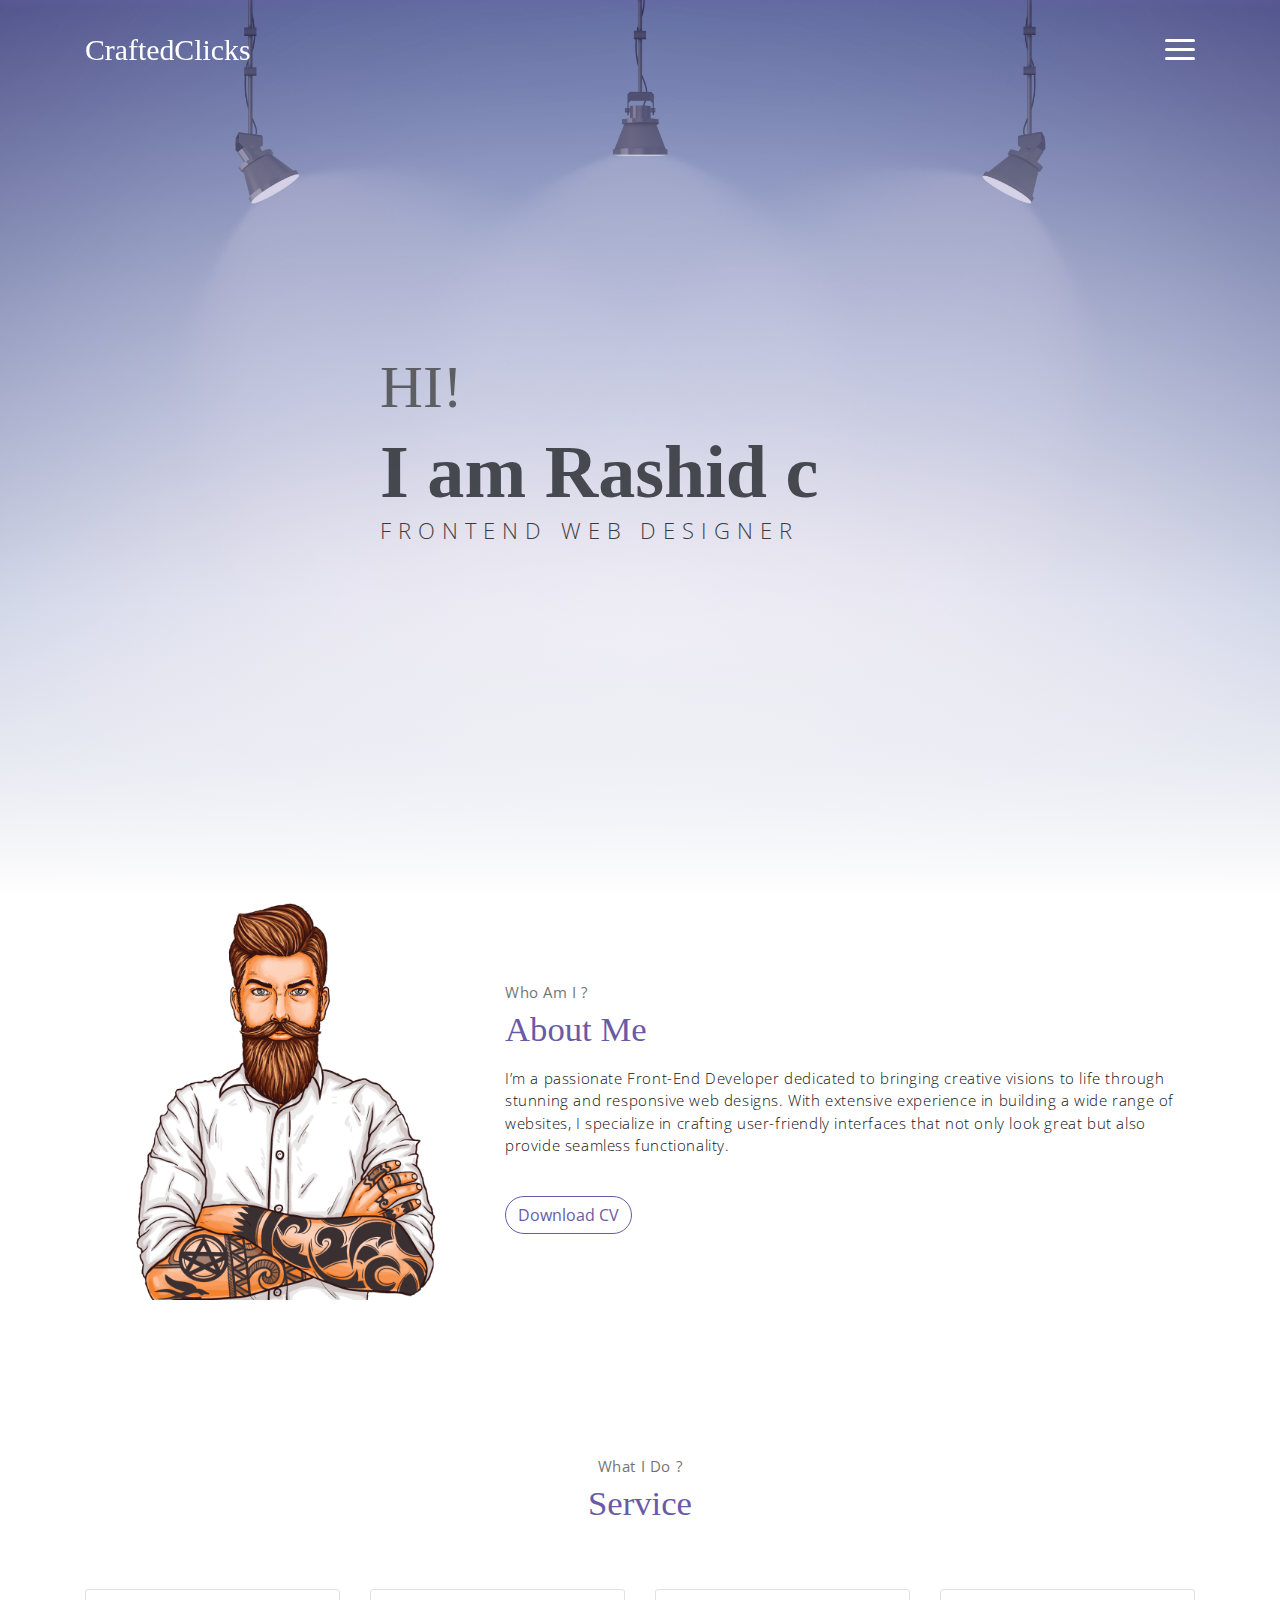
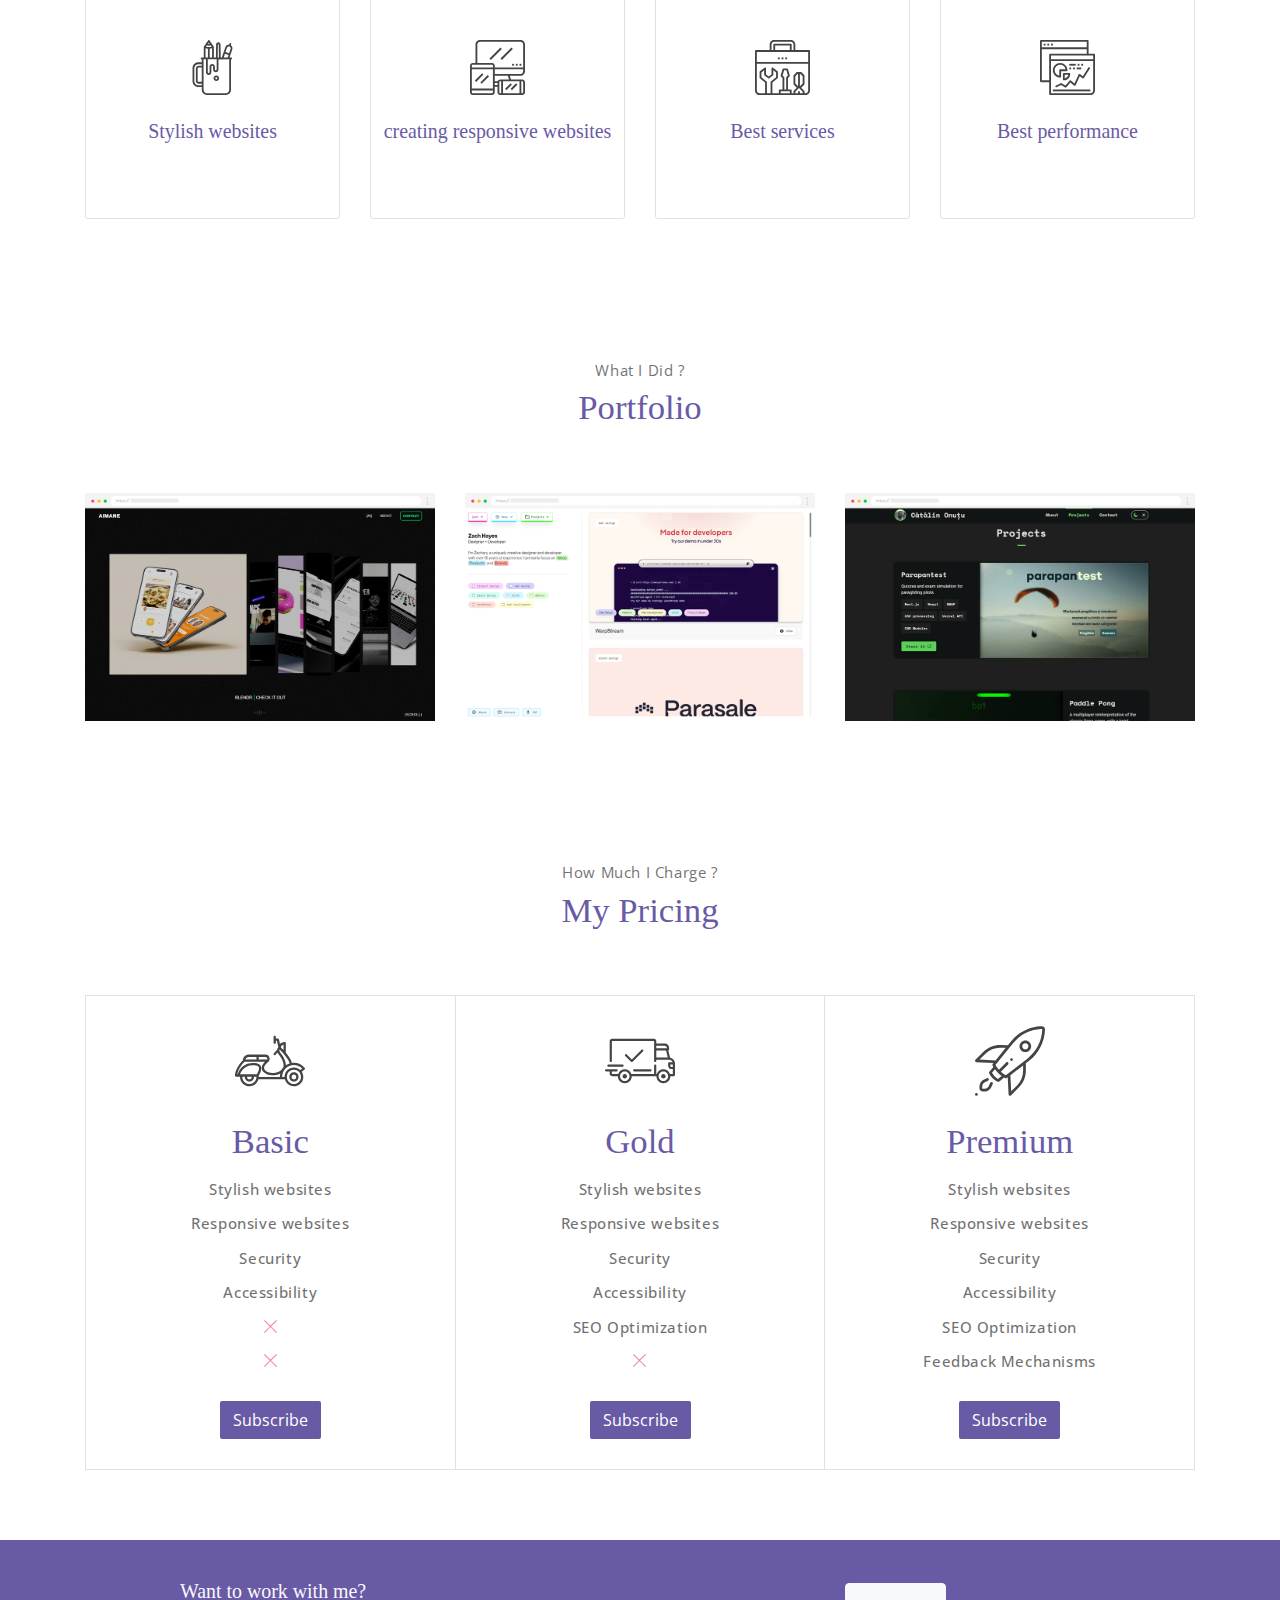
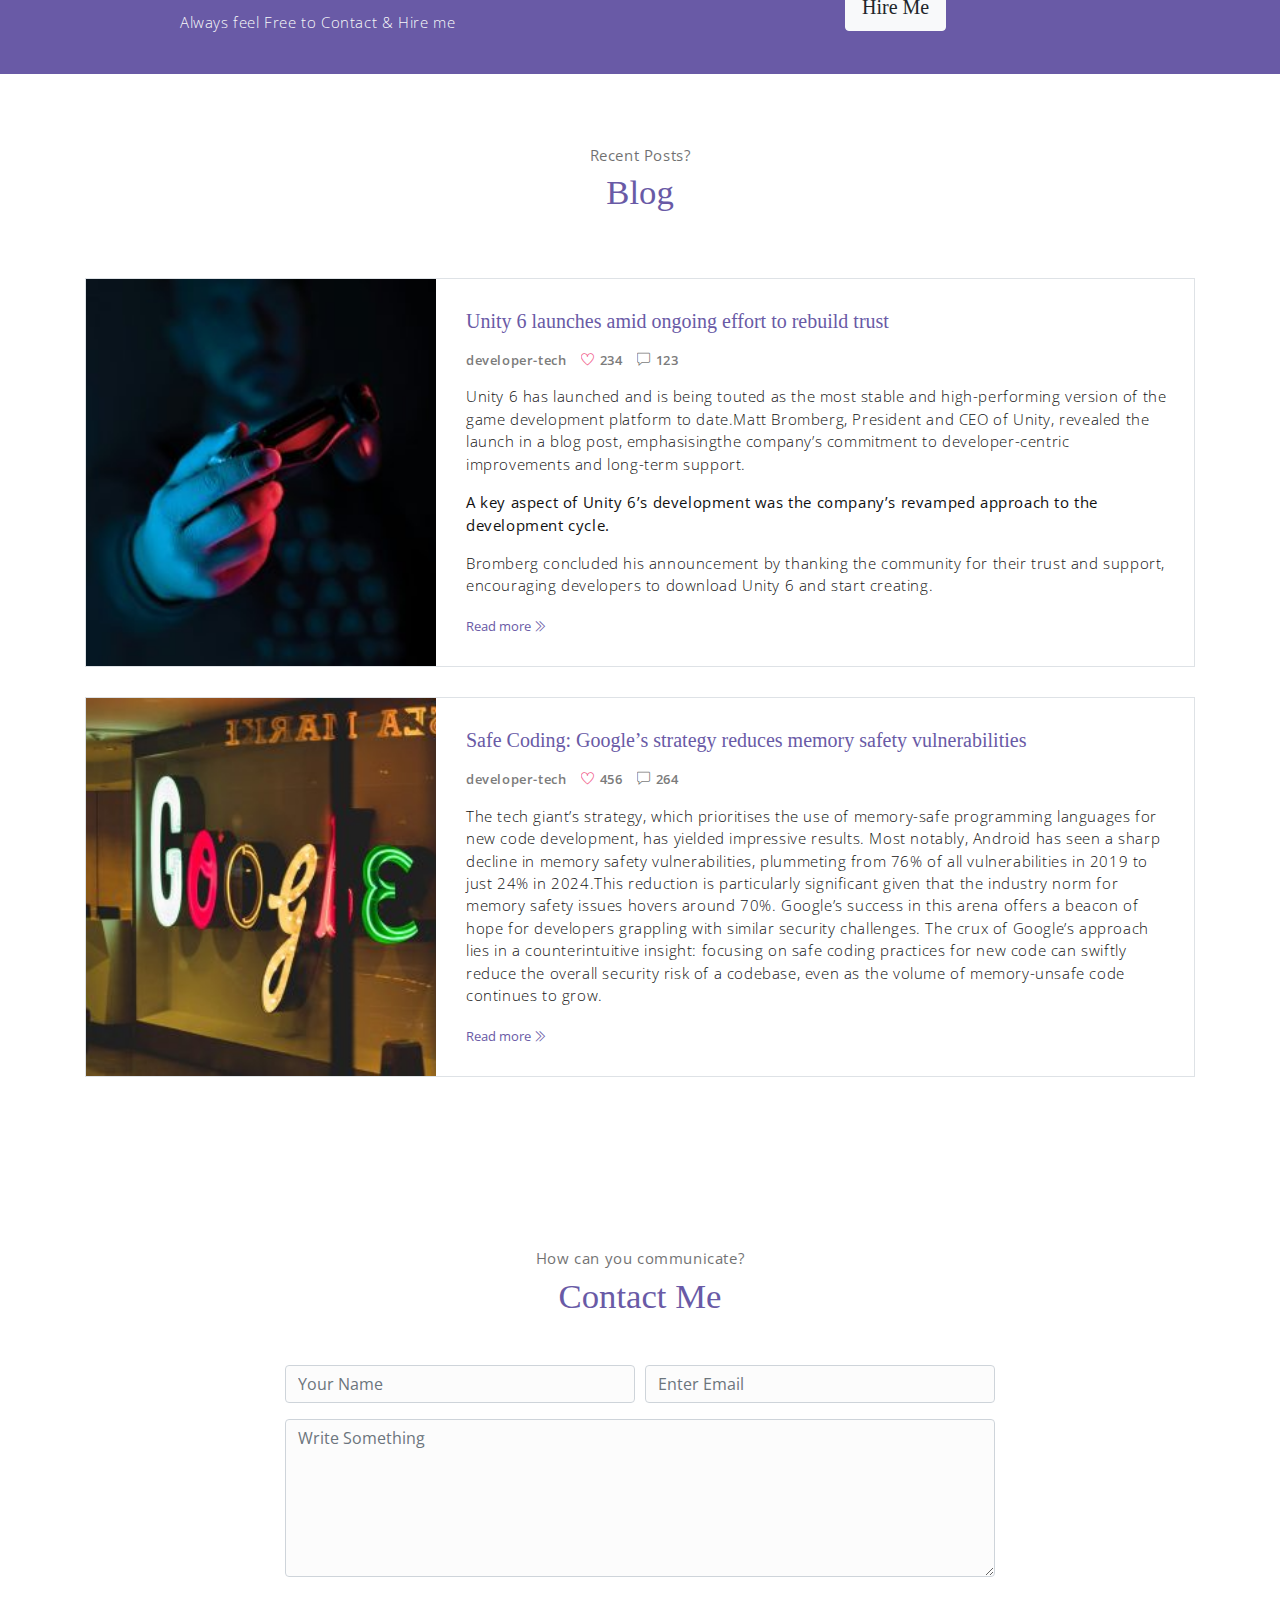
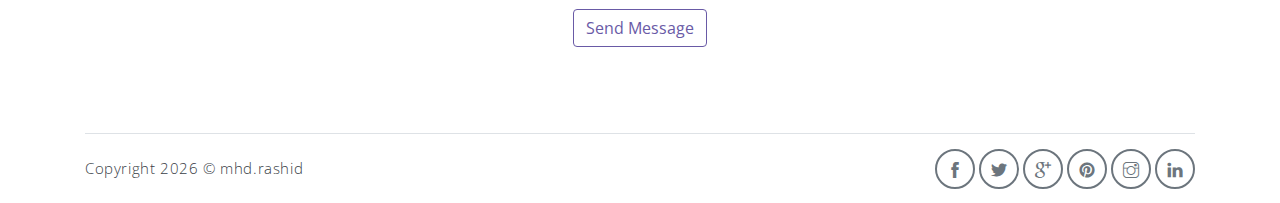
<file: index1.html>
<!DOCTYPE html>
<html lang="en">

<head>
    <meta charset="utf-8">
    <meta name="viewport" content="width=device-width, initial-scale=1, shrink-to-fit=no">
    <meta name="description" content="Start your development with Meyawo landing page.">
    <meta name="author" content="Devcrud">
    <title class="icon-heading">CraftedClicks</title>
    <!-- font icons -->
    <link rel="stylesheet" href="assets/vendors/themify-icons/css/themify-icons.css">
    <!-- Bootstrap + Meyawo main styles -->
    <link rel="stylesheet" href="assets/css/meyawo.css">
</head>

<body data-spy="scroll" data-target=".navbar" data-offset="40" id="home">

    <!-- Page Navbar -->
    <nav class="custom-navbar" data-spy="affix" data-offset-top="20">
        <div class="container">
            <a class="logo" href="#">CraftedClicks</a>
            <ul class="nav">
                <li class="item">
                    <a class="link" href="#home">Home</a>
                </li>
                <li class="item">
                    <a class="link" href="#about">About</a>
                </li>
                <li class="item">
                    <a class="link" href="#portfolio">Portfolio</a>
                </li>

                <li class="item">
                    <a class="link" href="#blog">Blog</a>
                </li>
                <li class="item">
                    <a class="link" href="#contact">Contact</a>
                </li>
                <!-- <li class="item ml-md-3">
                    <a href="components.html" class="btn btn-primary">Components</a>
                </li> -->
            </ul>
            <a href="javascript:void(0)" id="nav-toggle" class="hamburger hamburger--elastic">
                <div class="hamburger-box">
                    <div class="hamburger-inner"></div>
                </div>
            </a>
        </div>
    </nav><!-- End of Page Navbar -->

    <!-- page header -->
    <header id="home" class="header">
        <div class="overlay"></div>
        <div class="header-content container">
            <h1 class="header-title">
                <span class="up">HI!</span>
                <span class="down">I am Rashid c</span>
            </h1>
            <p class="header-subtitle">FRONTEND WEB DESIGNER</p>

            <!-- <button class="btn btn-primary">Visit My Works</button> -->
        </div>
    </header><!-- end of page header -->

    <!-- about section -->
    <section class="section pt-0" id="about">
        <!-- container -->
        <div class="container text-center">
            <!-- about wrapper -->
            <div class="about">
                <div class="about-img-holder">
                    <img src="assets/imgs/man.png" class="about-img"
                        alt="Download free bootstrap 4 landing page, free boootstrap 4 templates, Download free bootstrap 4.1 landing page, free boootstrap 4.1.1 templates, meyawo Landing page">
                </div>
                <div class="about-caption">
                    <p class="section-subtitle">Who Am I ?</p>
                    <h2 class="section-title mb-3">About Me</h2>
                    <p>
                        I’m a passionate Front-End Developer dedicated to bringing creative visions to life through
                        stunning and responsive web designs. With extensive experience in building a wide range of
                        websites, I specialize in crafting user-friendly interfaces that not only look great but also
                        provide seamless functionality.
                    </p>
                    <a href="startbootstrap-personal-gh-pages/startbootstrap-personal-gh-pages/index.html"><button
                            class="btn-rounded btn btn-outline-primary mt-4">Download CV</button></a>
                </div>
            </div><!-- end of about wrapper -->
        </div><!-- end of container -->
    </section> <!-- end of about section -->

    <!-- service section -->
    <section class="section" id="service">
        <div class="container text-center">
            <p class="section-subtitle">What I Do ?</p>
            <h6 class="section-title mb-6">Service</h6>
            <!-- row -->
            <div class="row">
                <div class="col-md-6 col-lg-3">
                    <div class="service-card">
                        <div class="body">
                            <img src="assets/imgs/pencil-case.svg"
                                alt="Download free bootstrap 4 landing page, free boootstrap 4 templates, Download free bootstrap 4.1 landing page, free boootstrap 4.1.1 templates, meyawo Landing page"
                                class="icon">
                            <h6 class="title">Stylish websites</h6>
                            <p class="subtitle">A stylish website combines aesthetics and functionality for a better
                                user experience.</p>
                        </div>
                    </div>
                </div>
                <div class="col-md-6 col-lg-3">
                    <div class="service-card">
                        <div class="body">
                            <img src="assets/imgs/responsive.svg"
                                alt="Download free bootstrap 4 landing page, free boootstrap 4 templates, Download free bootstrap 4.1 landing page, free boootstrap 4.1.1 templates, meyawo Landing page"
                                class="icon">
                            <h6 class="title">creating responsive websites</h6>
                            <p class="subtitle">A stylish website blends aesthetics with functionality, improving the
                                user experience.</p>
                        </div>
                    </div>
                </div>
                <div class="col-md-6 col-lg-3">
                    <div class="service-card">
                        <div class="body">
                            <img src="assets/imgs/toolbox.svg"
                                alt="Download free bootstrap 4 landing page, free boootstrap 4 templates, Download free bootstrap 4.1 landing page, free boootstrap 4.1.1 templates, meyawo Landing page"
                                class="icon">
                            <h6 class="title">Best services</h6>
                            <p class="subtitle">"Best services" in website creation focus on quality, reliability, and
                                strong support for clients.</p>
                        </div>
                    </div>
                </div>
                <div class="col-md-6 col-lg-3">
                    <div class="service-card">
                        <div class="body">
                            <img src="assets/imgs/analytics.svg"
                                alt="Download free bootstrap 4 landing page, free boootstrap 4 templates, Download free bootstrap 4.1 landing page, free boootstrap 4.1.1 templates, meyawo Landing page"
                                class="icon">
                            <h6 class="title">Best performance</h6>
                            <p class="subtitle">Crafting fast, responsive web experiences that prioritize performance
                                and user satisfaction.</p>
                        </div>
                    </div>
                </div>
            </div><!-- end of row -->
        </div>
    </section><!-- end of service section -->

    <!-- portfolio section -->
    <section class="section" id="portfolio">
        <div class="container text-center">
            <p class="section-subtitle">What I Did ?</p>
            <h6 class="section-title mb-6">Portfolio</h6>
            <!-- row -->
            <div class="row">
                <div class="col-md-4">
                    <a href="#" class="portfolio-card">
                        <img src="assets/imgs/wow2.png" class="portfolio-card-img"
                            alt="Download free bootstrap 4 landing page, free boootstrap 4 templates, Download free bootstrap 4.1 landing page, free boootstrap 4.1.1 templates, meyawo Landing page">
                        <span class="portfolio-card-overlay">
                            <span class="portfolio-card-caption">
                                <h4>Carefully Curated Projects</h5>
                                    <p class="font-weight-normal">Aimane showcases seven hand-picked projects, each
                                        presented with animated thumbnails that expand.</p>
                            </span>
                        </span>
                    </a>
                </div>
                <div class="col-md-4">
                    <a href="#" class="portfolio-card">
                        <img class="portfolio-card-img" src="assets/imgs/wow21.png" class="img-responsive rounded"
                            alt="Download free bootstrap 4 landing page, free boootstrap 4 templates, Download free bootstrap 4.1 landing page, free boootstrap 4.1.1 templates, meyawo Landing page">
                        <span class="portfolio-card-overlay">
                            <span class="portfolio-card-caption">
                                <h4>Engaging Entry Experience</h5>
                                    <p class="font-weight-normal">The playful fake loading screen adds a fun twist to
                                        the usual website introduction, making visitors curious about what’s to come.
                                    </p>
                            </span>
                        </span>
                    </a>
                </div>
                <div class="col-md-4">
                    <a href="#" class="portfolio-card">
                        <img class="portfolio-card-img" src="assets/imgs/wow3.png" class="img-responsive rounded"
                            alt="Download free bootstrap 4 landing page, free boootstrap 4 templates, Download free bootstrap 4.1 landing page, free boootstrap 4.1.1 templates, meyawo Landing page">
                        <span class="portfolio-card-overlay">
                            <span class="portfolio-card-caption">
                                <h4>Comprehensive Project Details</h5>
                                    <p class="font-weight-normal">Each project preview includes highlights, development
                                        specs, and live website links.</p>
                            </span>
                        </span>
                    </a>
                </div>
            </div><!-- end of row -->
        </div><!-- end of container -->
    </section> <!-- end of portfolio section -->

    <!-- pricing section -->
    <section class="section" id="pricing">
        <div class="container text-center">
            <p class="section-subtitle">How Much I Charge ?</p>
            <h6 class="section-title mb-6">My Pricing</h6>
            <!-- row -->
            <div class="pricing-wrapper">
                <div class="pricing-card">
                    <div class="pricing-card-header">
                        <img class="pricing-card-icon" src="assets/imgs/scooter.svg"
                            alt="Download free bootstrap 4 landing page, free boootstrap 4 templates, Download free bootstrap 4.1 landing page, free boootstrap 4.1.1 templates, meyawo Landing page">
                    </div>
                    <div class="pricing-card-body">
                        <h6 class="pricing-card-title">Basic</h6>
                        <div class="pricing-card-list">
                            <p>Stylish websites</p>
                            <p>Responsive websites</p>
                            <p>Security</p>
                            <p>Accessibility</p>
                            <p><i class="ti-close"></i></p>
                            <p><i class="ti-close"></i></p>
                        </div>
                    </div>
                    <!-- <div class="pricing-card-footer">
                        <span>₹</span>
                        <span>3000</span>
                    </div> -->
                    <a href="payment.html" class="btn btn-primary mt-3 pricing-card-btn">Subscribe</a>
                </div>
                <div class="pricing-card">
                    <div class="pricing-card-header">
                        <img class="pricing-card-icon" src="assets/imgs/shipped.svg"
                            alt="Download free bootstrap 4 landing page, free boootstrap 4 templates, Download free bootstrap 4.1 landing page, free boootstrap 4.1.1 templates, meyawo Landing page">
                    </div>
                    <div class="pricing-card-body">
                        <h6 class="pricing-card-title">Gold</h6>
                        <div class="pricing-card-list">
                            <p>Stylish websites</p>
                            <p>Responsive websites</p>
                            <p>Security</p>
                            <p>Accessibility</p>
                            <p>SEO Optimization</p>
                            <p><i class="ti-close"></i></p>
                        </div>
                    </div>
                    <!-- <div class="pricing-card-footer">
                        <span>₹</span>
                        <span>3500</span>
                    </div> -->
                    <a href="payment.html" class="btn btn-primary mt-3 pricing-card-btn">Subscribe</a>
                </div>
                <div class="pricing-card">
                    <div class="pricing-card-header">
                        <img class="pricing-card-icon" src="assets/imgs/startup.svg"
                            alt="Download free bootstrap 4 landing page, free boootstrap 4 templates, Download free bootstrap 4.1 landing page, free boootstrap 4.1.1 templates, meyawo Landing page">
                    </div>
                    <div class="pricing-card-body">
                        <h6 class="pricing-card-title">Premium</h6>
                        <div class="pricing-card-list">
                            <p>Stylish websites</p>
                            <p>Responsive websites </p>
                            <p>Security</p>
                            <p>Accessibility</p>
                            <p>SEO Optimization</p>
                            <p>Feedback Mechanisms</p>
                        </div>
                    </div>
                    <!-- <div class="pricing-card-footer">
                        <span>₹</span>
                        <span>4000</span>
                    </div> -->
                    <a href="payment.html" class="btn btn-primary mt-3 pricing-card-btn">Subscribe</a>
                </div>

            </div><!-- end of pricing wrapper -->
        </div> <!-- end of container -->
    </section><!-- end of pricing section -->

    <!-- section -->
    <section class="section-sm bg-primary">
        <!-- container -->
        <div class="container text-center text-sm-left">
            <!-- row -->
            <div class="row align-items-center">
                <div class="col-sm offset-md-1 mb-4 mb-md-0">
                    <h6 class="title text-light">Want to work with me?</h6>
                    <p class="m-0 text-light">Always feel Free to Contact & Hire me</p>
                </div>
                <div class="col-sm offset-sm-2 offset-md-3">
                    <a href="startbootstrap-personal-gh-pages/startbootstrap-personal-gh-pages/contact.html"><button
                            class="btn btn-lg my-font btn-light rounded">Hire Me</button></a>
                </div>
            </div> <!-- end of row -->
        </div> <!-- end of container -->
    </section> <!-- end of section -->

    <!-- blog section -->
    <section class="section" id="blog">
        <!-- container -->
        <div class="container text-center">
            <p class="section-subtitle">Recent Posts?</p>
            <h6 class="section-title mb-6">Blog</h6>
            <!-- blog-wrapper -->
            <div class="blog-card">
                <div class="blog-card-header">
                    <img src="assets/imgs/news.jpg" class="blog-card-img"
                        alt="Download free bootstrap 4 landing page, free boootstrap 4 templates, Download free bootstrap 4.1 landing page, free boootstrap 4.1.1 templates, meyawo Landing page">
                </div>
                <div class="blog-card-body">
                    <h5 class="blog-card-title">Unity 6 launches amid ongoing effort to rebuild trust</h6>

                        <p class="blog-card-caption">
                            <a href="https://www.developer-tech.com/">developer-tech</a>
                            <a href="#"><i class="ti-heart text-danger"></i> 234</a>
                            <a href="#"><i class="ti-comment"></i> 123</a>
                        </p>
                        <p>Unity 6 has launched and is being touted as the most stable and high-performing version of
                            the game development platform to date.Matt Bromberg, President and CEO of Unity, revealed
                            the launch in a blog post, emphasisingthe company’s commitment to developer-centric
                            improvements and long-term support.</p>

                        <p><b>A key aspect of Unity 6’s development was the company’s revamped approach to the
                                development cycle.</b>
                        </p>
                        <p>Bromberg concluded his announcement by thanking the community for their trust and support,
                            encouraging developers to download Unity 6 and start creating.</p>

                        <a href="https://www.developer-tech.com/" class="blog-card-link">Read more <i
                                class="ti-angle-double-right"></i></a>
                </div>
            </div><!-- end of blog wrapper -->

            <!-- blog-wrapper -->
            <div class="blog-card">
                <div class="blog-card-header">
                    <img src="assets/imgs/news2.jpg" class="blog-card-img"
                        alt="Download free bootstrap 4 landing page, free boootstrap 4 templates, Download free bootstrap 4.1 landing page, free boootstrap 4.1.1 templates, meyawo Landing page">
                </div>
                <div class="blog-card-body">
                    <h5 class="blog-card-title">Safe Coding: Google’s strategy reduces memory safety vulnerabilities
                        </h6>

                        <p class="blog-card-caption">
                            <a href="https://www.developer-tech.com/">developer-tech</a>
                            <a href="#"><i class="ti-heart text-danger"></i> 456</a>
                            <a href="#"><i class="ti-comment"></i> 264</a>
                        </p>

                        <p>The tech giant’s strategy, which prioritises the use of memory-safe programming languages for
                            new code development, has yielded impressive results. Most notably, Android has seen a sharp
                            decline in memory safety vulnerabilities, plummeting from 76% of all vulnerabilities in 2019
                            to just 24% in 2024.This reduction is particularly significant given that the industry norm
                            for memory safety issues hovers around 70%. Google’s success in this arena offers a beacon
                            of hope for developers grappling with similar security challenges.
                            The crux of Google’s approach lies in a counterintuitive insight: focusing on safe coding
                            practices for new code can swiftly reduce the overall security risk of a codebase, even as
                            the volume of memory-unsafe code continues to grow.</p>

                        <a href="https://www.developer-tech.com/" class="blog-card-link">Read more <i
                                class="ti-angle-double-right"></i></a>
                </div>
            </div><!-- end of blog wrapper -->

        </div><!-- end of container -->
    </section><!-- end of blog section -->

    <!-- contact section -->
    <section class="section" id="contact">
        <div class="container text-center">
            <p class="section-subtitle">How can you communicate?</p>
            <h6 class="section-title mb-5">Contact Me</h6>
            <!-- contact form -->
            <form action="" class="contact-form col-md-10 col-lg-8 m-auto">
                <div class="form-row">
                    <div class="form-group col-sm-6">
                        <input type="text" size="50" class="form-control" placeholder="Your Name" required>
                    </div>
                    <div class="form-group col-sm-6">
                        <input type="email" class="form-control" placeholder="Enter Email" requried>
                    </div>
                    <div class="form-group col-sm-12">
                        <textarea name="comment" id="comment" rows="6" class="form-control"
                            placeholder="Write Something"></textarea>
                    </div>
                    <div class="form-group col-sm-12 mt-3">
                        <input type="submit" value="Send Message" class="btn btn-outline-primary rounded">
                    </div>
                </div>
            </form><!-- end of contact form -->
        </div><!-- end of container -->
    </section><!-- end of contact section -->

    <!-- footer -->
    <div class="container">
        <footer class="footer">
            <p class="mb-0">Copyright
                <script>document.write(new Date().getFullYear())</script> &copy; <a href="#"></a>mhd.rashid<a
                    href="#"></a>
            </p>
            <div class="social-links text-right m-auto ml-sm-auto">
                <a href="javascript:void(0)" class="link"><i class="ti-facebook"></i></a>
                <a href="https://x.com/rashid511529" class="link"><i class="ti-twitter-alt"></i></a>
                <a href="javascript:void(0)" class="link"><i class="ti-google"></i></a>
                <a href="javascript:void(0)" class="link"><i class="ti-pinterest-alt"></i></a>
                <a href="javascript:void(0)" class="link"><i class="ti-instagram"></i></a>
                <a href="javascript:void(0)" class="link"><i class="ti-linkedin"></i></a>
            </div>
        </footer>
    </div> <!-- end of page footer -->

    <!-- core  -->
    <script src="assets/vendors/jquery/jquery-3.4.1.js"></script>
    <script src="assets/vendors/bootstrap/bootstrap.bundle.js"></script>

    <!-- bootstrap 3 affix -->
    <script src="assets/vendors/bootstrap/bootstrap.affix.js"></script>

    <!-- Meyawo js -->
    <script src="assets/js/meyawo.js"></script>

</body>

</html>
</file>
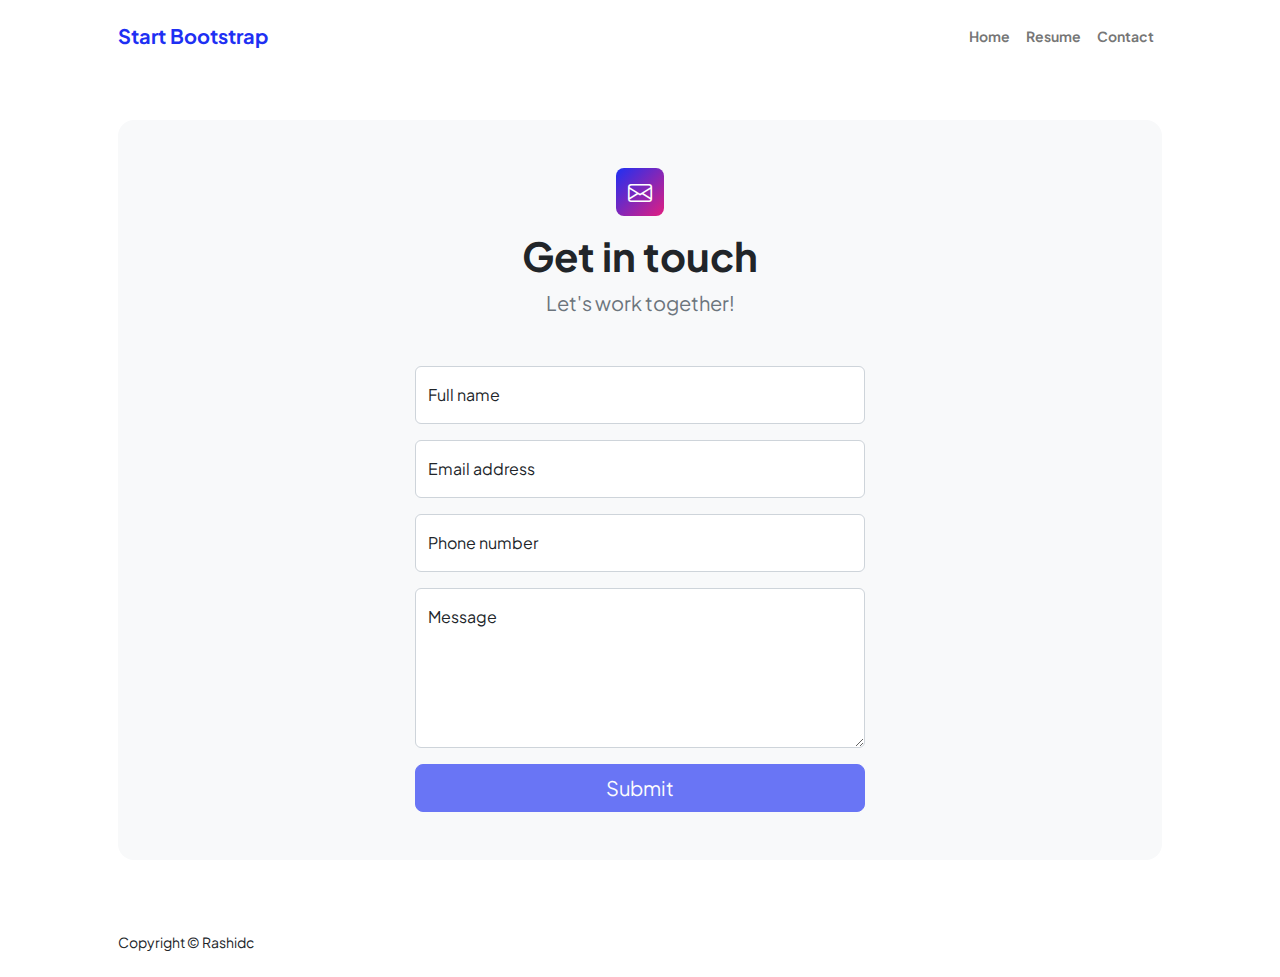
<file: startbootstrap-personal-gh-pages/startbootstrap-personal-gh-pages/contact.html>
<!DOCTYPE html>
<html lang="en">
    <head>
        <meta charset="utf-8" />
        <meta name="viewport" content="width=device-width, initial-scale=1, shrink-to-fit=no" />
        <meta name="description" content />
        <meta name="author" content />
        <title>CraftedClicks</title>
        <!-- Favicon-->
        <link rel="icon" type="image/x-icon" href="assets/favicon.ico" />
        <!-- Custom Google font-->
        <link rel="preconnect" href="https://fonts.googleapis.com" />
        <link rel="preconnect" href="https://fonts.gstatic.com" crossorigin />
        <link href="https://fonts.googleapis.com/css2?family=Plus+Jakarta+Sans:wght@100;200;300;400;500;600;700;800;900&amp;display=swap" rel="stylesheet" />
        <!-- Bootstrap icons-->
        <link href="https://cdn.jsdelivr.net/npm/bootstrap-icons@1.8.1/font/bootstrap-icons.css" rel="stylesheet" />
        <!-- Core theme CSS (includes Bootstrap)-->
        <link href="css/styles.css" rel="stylesheet" />
    </head>
    <body class="d-flex flex-column">
        <main class="flex-shrink-0">
            <!-- Navigation-->
            <nav class="navbar navbar-expand-lg navbar-light bg-white py-3">
                <div class="container px-5">
                    <a class="navbar-brand" href="index.html"><span class="fw-bolder text-primary">Start Bootstrap</span></a>
                    <button class="navbar-toggler" type="button" data-bs-toggle="collapse" data-bs-target="#navbarSupportedContent" aria-controls="navbarSupportedContent" aria-expanded="false" aria-label="Toggle navigation"><span class="navbar-toggler-icon"></span></button>
                    <div class="collapse navbar-collapse" id="navbarSupportedContent">
                        <ul class="navbar-nav ms-auto mb-2 mb-lg-0 small fw-bolder">
                            <li class="nav-item"><a class="nav-link" href="index.html">Home</a></li>
                            <li class="nav-item"><a class="nav-link" href="resume.html">Resume</a></li>
                            <!-- <li class="nav-item"><a class="nav-link" href="projects.html">Projects</a></li> -->
                            <li class="nav-item"><a class="nav-link" href="contact.html">Contact</a></li>
                        </ul>
                    </div>
                </div>
            </nav>
            <!-- Page content-->
            <section class="py-5">
                <div class="container px-5">
                    <!-- Contact form-->
                    <div class="bg-light rounded-4 py-5 px-4 px-md-5">
                        <div class="text-center mb-5">
                            <div class="feature bg-primary bg-gradient-primary-to-secondary text-white rounded-3 mb-3"><i class="bi bi-envelope"></i></div>
                            <h1 class="fw-bolder">Get in touch</h1>
                            <p class="lead fw-normal text-muted mb-0">Let's work together!</p>
                        </div>
                        <div class="row gx-5 justify-content-center">
                            <div class="col-lg-8 col-xl-6">
                                <!-- * * * * * * * * * * * * * * *-->
                                <!-- * * SB Forms Contact Form * *-->
                                <!-- * * * * * * * * * * * * * * *-->
                                <!-- This form is pre-integrated with SB Forms.-->
                                <!-- To make this form functional, sign up at-->
                                <!-- https://startbootstrap.com/solution/contact-forms-->
                                <!-- to get an API token!-->
                                <form id="contactForm" data-sb-form-api-token="API_TOKEN">
                                    <!-- Name input-->
                                    <div class="form-floating mb-3">
                                        <input class="form-control" id="name" type="text" placeholder="Enter your name..." data-sb-validations="required" />
                                        <label for="name">Full name</label>
                                        <div class="invalid-feedback" data-sb-feedback="name:required">A name is required.</div>
                                    </div>
                                    <!-- Email address input-->
                                    <div class="form-floating mb-3">
                                        <input class="form-control" id="email" type="email" placeholder="name@example.com" data-sb-validations="required,email" />
                                        <label for="email">Email address</label>
                                        <div class="invalid-feedback" data-sb-feedback="email:required">An email is required.</div>
                                        <div class="invalid-feedback" data-sb-feedback="email:email">Email is not valid.</div>
                                    </div>
                                    <!-- Phone number input-->
                                    <div class="form-floating mb-3">
                                        <input class="form-control" id="phone" type="tel" placeholder="(123) 456-7890" data-sb-validations="required" />
                                        <label for="phone">Phone number</label>
                                        <div class="invalid-feedback" data-sb-feedback="phone:required">A phone number is required.</div>
                                    </div>
                                    <!-- Message input-->
                                    <div class="form-floating mb-3">
                                        <textarea class="form-control" id="message" type="text" placeholder="Enter your message here..." style="height: 10rem" data-sb-validations="required"></textarea>
                                        <label for="message">Message</label>
                                        <div class="invalid-feedback" data-sb-feedback="message:required">A message is required.</div>
                                    </div>
                                    <!-- Submit success message-->
                                    <!---->
                                    <!-- This is what your users will see when the form-->
                                    <!-- has successfully submitted-->
                                    <div class="d-none" id="submitSuccessMessage">
                                        <div class="text-center mb-3">
                                            <div class="fw-bolder">Form submission successful!</div>
                                            <!-- To activate this form, sign up at
                                            <br /> -->
                                            <!-- <a href="https://startbootstrap.com/solution/contact-forms">https://startbootstrap.com/solution/contact-forms</a> -->
                                        </div>
                                    </div>
                                    <!-- Submit error message-->
                                    <!---->
                                    <!-- This is what your users will see when there is-->
                                    <!-- an error submitting the form-->
                                    <div class="d-none" id="submitErrorMessage"><div class="text-center text-danger mb-3">Error sending message!</div></div>
                                    <!-- Submit Button-->
                                    <div class="d-grid"><button class="btn btn-primary btn-lg disabled" id="submitButton" onclick="submitForm()" type="submit">Submit</button></div>
                                </form>
                            </div>
                        </div>
                    </div>
                </div>
            </section>
        </main>
        <!-- Footer-->
        <footer class="bg-white py-4 mt-auto">
            <div class="container px-5">
                <div class="row align-items-center justify-content-between flex-column flex-sm-row">
                    <div class="col-auto"><div class="small m-0">Copyright &copy; Rashidc</div></div>
                    <!-- <div class="col-auto">
                        <a class="small" href="#!">Privacy</a>
                        <span class="mx-1">&middot;</span>
                        <a class="small" href="#!">Terms</a>
                        <span class="mx-1">&middot;</span>
                        <a class="small" href="#!">Contact</a>
                    </div> -->
                </div>
            </div>
        </footer>
        <!-- Bootstrap core JS-->
        <script src="https://cdn.jsdelivr.net/npm/bootstrap@5.2.3/dist/js/bootstrap.bundle.min.js"></script>
        <!-- Core theme JS-->
        <script src="js/scripts.js"></script>
        <!-- * * * * * * * * * * * * * * * * * * * * * * * * * * * * * * * * * * * * * * * *-->
        <!-- * *                               SB Forms JS                               * *-->
        <!-- * * Activate your form at https://startbootstrap.com/solution/contact-forms * *-->
        <!-- * * * * * * * * * * * * * * * * * * * * * * * * * * * * * * * * * * * * * * * *-->
        <script src="https://cdn.startbootstrap.com/sb-forms-latest.js"></script>
    </body>
</html>
</file>
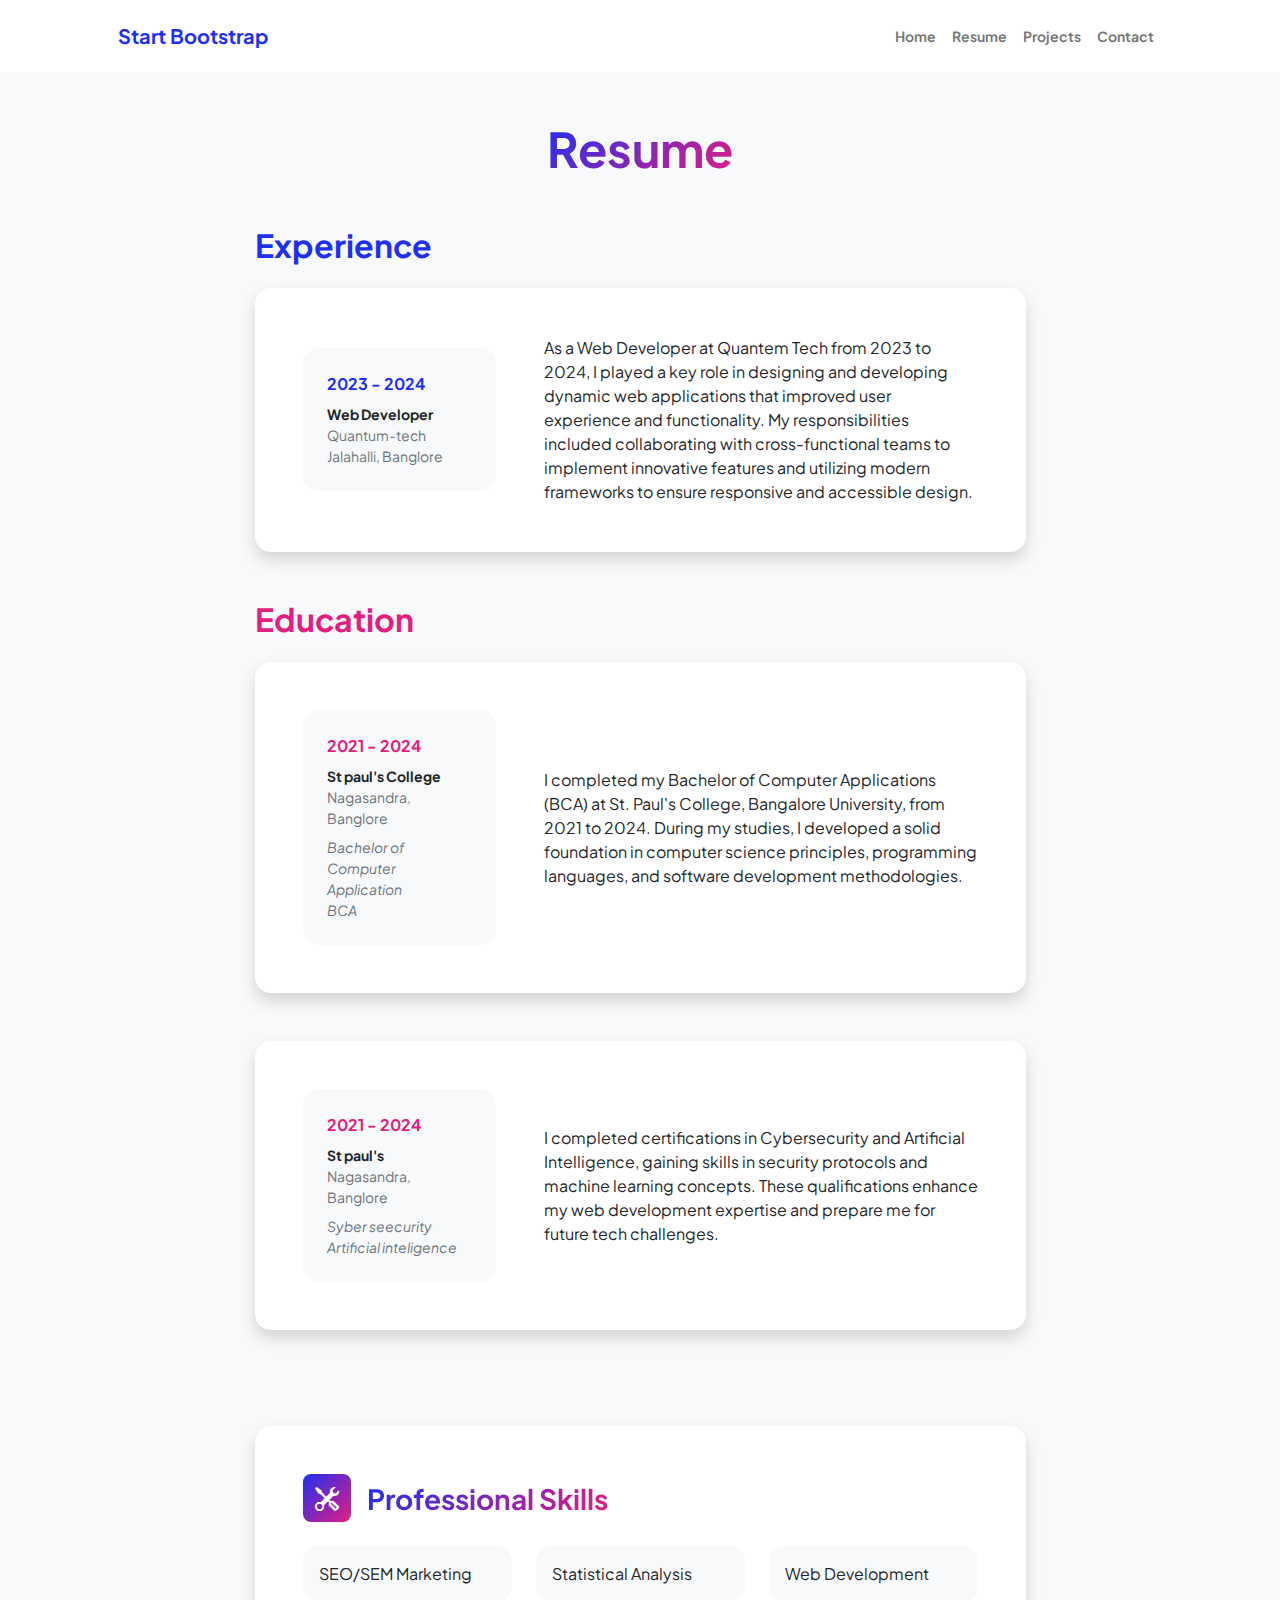
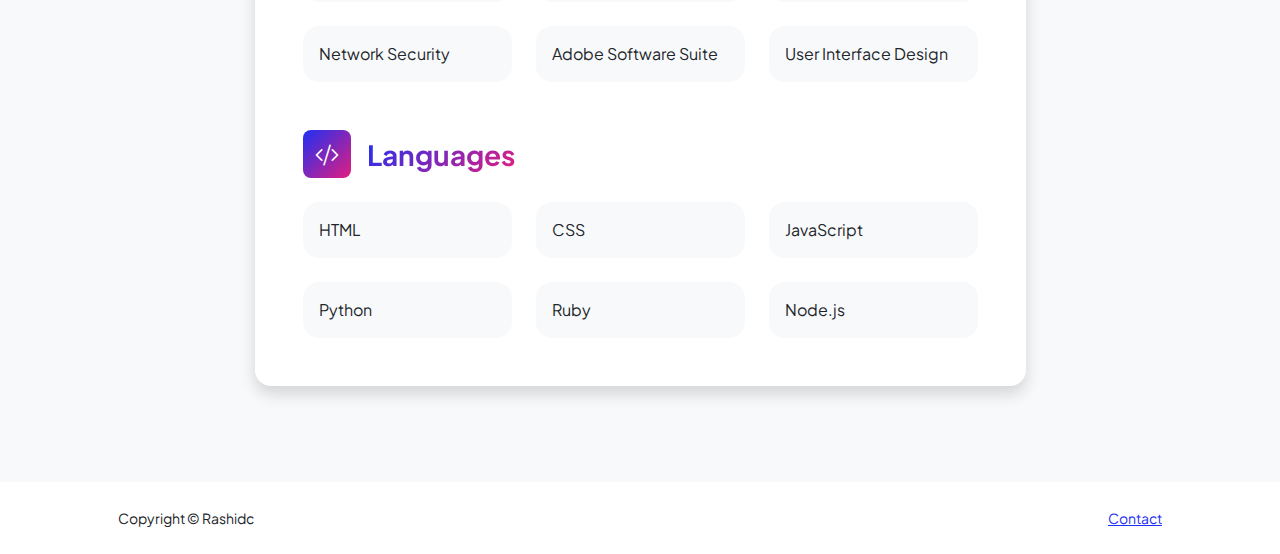
<file: startbootstrap-personal-gh-pages/startbootstrap-personal-gh-pages/resume.html>
<!DOCTYPE html>
<html lang="en">

<head>
    <meta charset="utf-8" />
    <meta name="viewport" content="width=device-width, initial-scale=1, shrink-to-fit=no" />
    <meta name="description" content="" />
    <meta name="author" content="" />
    <title>CraftedClicks</title>
    <!-- Favicon-->
    <link rel="icon" type="image/x-icon" href="assets/favicon.ico" />
    <!-- Custom Google font-->
    <link rel="preconnect" href="https://fonts.googleapis.com" />
    <link rel="preconnect" href="https://fonts.gstatic.com" crossorigin />
    <link
        href="https://fonts.googleapis.com/css2?family=Plus+Jakarta+Sans:wght@100;200;300;400;500;600;700;800;900&amp;display=swap"
        rel="stylesheet" />
    <!-- Bootstrap icons-->
    <link href="https://cdn.jsdelivr.net/npm/bootstrap-icons@1.8.1/font/bootstrap-icons.css" rel="stylesheet" />
    <!-- Core theme CSS (includes Bootstrap)-->
    <link href="css/styles.css" rel="stylesheet" />
</head>

<body class="d-flex flex-column h-100 bg-light">
    <main class="flex-shrink-0">
        <!-- Navigation-->
        <nav class="navbar navbar-expand-lg navbar-light bg-white py-3">
            <div class="container px-5">
                <a class="navbar-brand" href="index.html"><span class="fw-bolder text-primary">Start
                        Bootstrap</span></a>
                <button class="navbar-toggler" type="button" data-bs-toggle="collapse"
                    data-bs-target="#navbarSupportedContent" aria-controls="navbarSupportedContent"
                    aria-expanded="false" aria-label="Toggle navigation"><span
                        class="navbar-toggler-icon"></span></button>
                <div class="collapse navbar-collapse" id="navbarSupportedContent">
                    <ul class="navbar-nav ms-auto mb-2 mb-lg-0 small fw-bolder">
                        <li class="nav-item"><a class="nav-link" href="index.html">Home</a></li>
                        <li class="nav-item"><a class="nav-link" href="resume.html">Resume</a></li>
                        <li class="nav-item"><a class="nav-link" href="projects.html">Projects</a></li>
                        <li class="nav-item"><a class="nav-link" href="contact.html">Contact</a></li>
                    </ul>
                </div>
            </div>
        </nav>
        <!-- Page Content-->
        <div class="container px-5 my-5">
            <div class="text-center mb-5">
                <h1 class="display-5 fw-bolder mb-0"><span class="text-gradient d-inline">Resume</span></h1>
            </div>
            <div class="row gx-5 justify-content-center">
                <div class="col-lg-11 col-xl-9 col-xxl-8">
                    <!-- Experience Section-->
                    <section>
                        <div class="d-flex align-items-center justify-content-between mb-4">
                            <h2 class="text-primary fw-bolder mb-0">Experience</h2>
                            <!-- Download resume button-->
                            <!-- Note: Set the link href target to a PDF file within your project-->
                            <!-- <a class="btn btn-primary px-4 py-3" href="">
                                <div class="d-inline-block bi bi-download me-2"></div>
                                Download Resume
                            </a> -->
                        </div>
                        <!-- Experience Card 1-->
                        <div class="card shadow border-0 rounded-4 mb-5">
                            <div class="card-body p-5">
                                <div class="row align-items-center gx-5">
                                    <div class="col text-center text-lg-start mb-4 mb-lg-0">
                                        <div class="bg-light p-4 rounded-4">
                                            <div class="text-primary fw-bolder mb-2">2023 - 2024</div>
                                            <div class="small fw-bolder">Web Developer</div>
                                            <div class="small text-muted">Quantum-tech</div>
                                            <div class="small text-muted">Jalahalli, Banglore</div>
                                        </div>
                                    </div>
                                    <div class="col-lg-8">
                                        <div>
                                            As a Web Developer at Quantem Tech from 2023 to 2024, I played a key role in
                                            designing and developing dynamic web applications that improved user
                                            experience and functionality. My responsibilities included collaborating
                                            with cross-functional teams to implement innovative features and utilizing
                                            modern frameworks to ensure responsive and accessible design.
                                        </div>
                                    </div>
                                </div>
                            </div>
                        </div>

                    </section>
                    <!-- Education Section-->
                    <section>
                        <h2 class="text-secondary fw-bolder mb-4">Education</h2>
                        <!-- Education Card 1-->
                        <div class="card shadow border-0 rounded-4 mb-5">
                            <div class="card-body p-5">
                                <div class="row align-items-center gx-5">
                                    <div class="col text-center text-lg-start mb-4 mb-lg-0">
                                        <div class="bg-light p-4 rounded-4">
                                            <div class="text-secondary fw-bolder mb-2">2021 - 2024</div>
                                            <div class="mb-2">
                                                <div class="small fw-bolder">St paul's College</div>
                                                <div class="small text-muted">Nagasandra, Banglore</div>
                                            </div>
                                            <div class="fst-italic">
                                                <div class="small text-muted">Bachelor of Computer Application</div>
                                                <div class="small text-muted">BCA</div>
                                            </div>
                                        </div>
                                    </div>
                                    <div class="col-lg-8">
                                        <div>I completed my Bachelor of Computer Applications (BCA) at St. Paul's
                                            College, Bangalore University, from 2021 to 2024. During my studies, I
                                            developed a solid foundation in computer science principles, programming
                                            languages, and software development methodologies.</div>
                                    </div>
                                </div>
                            </div>
                        </div>
                        <!-- Education Card 2-->
                        <div class="card shadow border-0 rounded-4 mb-5">
                            <div class="card-body p-5">
                                <div class="row align-items-center gx-5">
                                    <div class="col text-center text-lg-start mb-4 mb-lg-0">
                                        <div class="bg-light p-4 rounded-4">
                                            <div class="text-secondary fw-bolder mb-2">2021 - 2024</div>
                                            <div class="mb-2">
                                                <div class="small fw-bolder">St paul's</div>
                                                <div class="small text-muted">Nagasandra, Banglore</div>
                                            </div>
                                            <div class="fst-italic">
                                                <div class="small text-muted">Syber seecurity</div>
                                                <div class="small text-muted">Artificial inteligence</div>
                                            </div>
                                        </div>
                                    </div>
                                    <div class="col-lg-8">
                                        <div>I completed certifications in Cybersecurity and Artificial Intelligence,
                                            gaining skills in security protocols and machine learning concepts. These
                                            qualifications enhance my web development expertise and prepare me for
                                            future tech challenges.</div>
                                    </div>
                                </div>
                            </div>
                        </div>
                    </section>
                    <!-- Divider-->
                    <div class="pb-5"></div>
                    <!-- Skills Section-->
                    <section>
                        <!-- Skillset Card-->
                        <div class="card shadow border-0 rounded-4 mb-5">
                            <div class="card-body p-5">
                                <!-- Professional skills list-->
                                <div class="mb-5">
                                    <div class="d-flex align-items-center mb-4">
                                        <div
                                            class="feature bg-primary bg-gradient-primary-to-secondary text-white rounded-3 me-3">
                                            <i class="bi bi-tools"></i>
                                        </div>
                                        <h3 class="fw-bolder mb-0"><span class="text-gradient d-inline">Professional
                                                Skills</span></h3>
                                    </div>
                                    <div class="row row-cols-1 row-cols-md-3 mb-4">
                                        <div class="col mb-4 mb-md-0">
                                            <div class="d-flex align-items-center bg-light rounded-4 p-3 h-100">SEO/SEM
                                                Marketing</div>
                                        </div>
                                        <div class="col mb-4 mb-md-0">
                                            <div class="d-flex align-items-center bg-light rounded-4 p-3 h-100">
                                                Statistical Analysis</div>
                                        </div>
                                        <div class="col">
                                            <div class="d-flex align-items-center bg-light rounded-4 p-3 h-100">Web
                                                Development</div>
                                        </div>
                                    </div>
                                    <div class="row row-cols-1 row-cols-md-3">
                                        <div class="col mb-4 mb-md-0">
                                            <div class="d-flex align-items-center bg-light rounded-4 p-3 h-100">Network
                                                Security</div>
                                        </div>
                                        <div class="col mb-4 mb-md-0">
                                            <div class="d-flex align-items-center bg-light rounded-4 p-3 h-100">Adobe
                                                Software Suite</div>
                                        </div>
                                        <div class="col">
                                            <div class="d-flex align-items-center bg-light rounded-4 p-3 h-100">User
                                                Interface Design</div>
                                        </div>
                                    </div>
                                </div>
                                <!-- Languages list-->
                                <div class="mb-0">
                                    <div class="d-flex align-items-center mb-4">
                                        <div
                                            class="feature bg-primary bg-gradient-primary-to-secondary text-white rounded-3 me-3">
                                            <i class="bi bi-code-slash"></i>
                                        </div>
                                        <h3 class="fw-bolder mb-0"><span class="text-gradient d-inline">Languages</span>
                                        </h3>
                                    </div>
                                    <div class="row row-cols-1 row-cols-md-3 mb-4">
                                        <div class="col mb-4 mb-md-0">
                                            <div class="d-flex align-items-center bg-light rounded-4 p-3 h-100">HTML
                                            </div>
                                        </div>
                                        <div class="col mb-4 mb-md-0">
                                            <div class="d-flex align-items-center bg-light rounded-4 p-3 h-100">CSS
                                            </div>
                                        </div>
                                        <div class="col">
                                            <div class="d-flex align-items-center bg-light rounded-4 p-3 h-100">
                                                JavaScript</div>
                                        </div>
                                    </div>
                                    <div class="row row-cols-1 row-cols-md-3">
                                        <div class="col mb-4 mb-md-0">
                                            <div class="d-flex align-items-center bg-light rounded-4 p-3 h-100">Python
                                            </div>
                                        </div>
                                        <div class="col mb-4 mb-md-0">
                                            <div class="d-flex align-items-center bg-light rounded-4 p-3 h-100">Ruby
                                            </div>
                                        </div>
                                        <div class="col">
                                            <div class="d-flex align-items-center bg-light rounded-4 p-3 h-100">Node.js
                                            </div>
                                        </div>
                                    </div>
                                </div>
                            </div>
                        </div>
                    </section>
                </div>
            </div>
        </div>
    </main>
    <!-- Footer-->
    <footer class="bg-white py-4 mt-auto">
        <div class="container px-5">
            <div class="row align-items-center justify-content-between flex-column flex-sm-row">
                <div class="col-auto">
                    <div class="small m-0">Copyright &copy; Rashidc</div>
                </div>
                <div class="col-auto">
                    <!-- <a class="small" href="#!">Privacy</a>
                    <span class="mx-1">&middot;</span>
                    <a class="small" href="#!">Terms</a> -->
                    <!-- <span class="mx-1">&middot;</span> -->
                    <a class="small" href="contact.html">Contact</a>
                </div>
            </div>
        </div>
    </footer>
    <!-- Bootstrap core JS-->
    <script src="https://cdn.jsdelivr.net/npm/bootstrap@5.2.3/dist/js/bootstrap.bundle.min.js"></script>
    <!-- Core theme JS-->
    <script src="js/scripts.js"></script>
</body>

</html>
</file>
<file: assets/vendors/themify-icons/css/themify-icons.css>
@font-face {
	font-family: 'themify';
	src:url("../fonts/themify.eot?-fvbane");
	src:url("../fonts/themify.eot?#iefix-fvbane") format("embedded-opentype"),
		url("../fonts/themify.woff?-fvbane") format("woff"),
		url("../fonts/themify.ttf?-fvbane") format("truetype"),
		url("../fonts/themify.svg?-fvbane#themify") format("svg");
	font-weight: normal;
	font-style: normal;
}

[class^="ti-"], [class*=" ti-"] {
	font-family: 'themify';
	speak: none;
	font-style: normal;
	font-weight: normal;
	font-variant: normal;
	text-transform: none;
	line-height: 1;

	/* Better Font Rendering =========== */
	-webkit-font-smoothing: antialiased;
	-moz-osx-font-smoothing: grayscale;
}

.ti-wand:before {
	content: "\e600";
}
.ti-volume:before {
	content: "\e601";
}
.ti-user:before {
	content: "\e602";
}
.ti-unlock:before {
	content: "\e603";
}
.ti-unlink:before {
	content: "\e604";
}
.ti-trash:before {
	content: "\e605";
}
.ti-thought:before {
	content: "\e606";
}
.ti-target:before {
	content: "\e607";
}
.ti-tag:before {
	content: "\e608";
}
.ti-tablet:before {
	content: "\e609";
}
.ti-star:before {
	content: "\e60a";
}
.ti-spray:before {
	content: "\e60b";
}
.ti-signal:before {
	content: "\e60c";
}
.ti-shopping-cart:before {
	content: "\e60d";
}
.ti-shopping-cart-full:before {
	content: "\e60e";
}
.ti-settings:before {
	content: "\e60f";
}
.ti-search:before {
	content: "\e610";
}
.ti-zoom-in:before {
	content: "\e611";
}
.ti-zoom-out:before {
	content: "\e612";
}
.ti-cut:before {
	content: "\e613";
}
.ti-ruler:before {
	content: "\e614";
}
.ti-ruler-pencil:before {
	content: "\e615";
}
.ti-ruler-alt:before {
	content: "\e616";
}
.ti-bookmark:before {
	content: "\e617";
}
.ti-bookmark-alt:before {
	content: "\e618";
}
.ti-reload:before {
	content: "\e619";
}
.ti-plus:before {
	content: "\e61a";
}
.ti-pin:before {
	content: "\e61b";
}
.ti-pencil:before {
	content: "\e61c";
}
.ti-pencil-alt:before {
	content: "\e61d";
}
.ti-paint-roller:before {
	content: "\e61e";
}
.ti-paint-bucket:before {
	content: "\e61f";
}
.ti-na:before {
	content: "\e620";
}
.ti-mobile:before {
	content: "\e621";
}
.ti-minus:before {
	content: "\e622";
}
.ti-medall:before {
	content: "\e623";
}
.ti-medall-alt:before {
	content: "\e624";
}
.ti-marker:before {
	content: "\e625";
}
.ti-marker-alt:before {
	content: "\e626";
}
.ti-arrow-up:before {
	content: "\e627";
}
.ti-arrow-right:before {
	content: "\e628";
}
.ti-arrow-left:before {
	content: "\e629";
}
.ti-arrow-down:before {
	content: "\e62a";
}
.ti-lock:before {
	content: "\e62b";
}
.ti-location-arrow:before {
	content: "\e62c";
}
.ti-link:before {
	content: "\e62d";
}
.ti-layout:before {
	content: "\e62e";
}
.ti-layers:before {
	content: "\e62f";
}
.ti-layers-alt:before {
	content: "\e630";
}
.ti-key:before {
	content: "\e631";
}
.ti-import:before {
	content: "\e632";
}
.ti-image:before {
	content: "\e633";
}
.ti-heart:before {
	content: "\e634";
}
.ti-heart-broken:before {
	content: "\e635";
}
.ti-hand-stop:before {
	content: "\e636";
}
.ti-hand-open:before {
	content: "\e637";
}
.ti-hand-drag:before {
	content: "\e638";
}
.ti-folder:before {
	content: "\e639";
}
.ti-flag:before {
	content: "\e63a";
}
.ti-flag-alt:before {
	content: "\e63b";
}
.ti-flag-alt-2:before {
	content: "\e63c";
}
.ti-eye:before {
	content: "\e63d";
}
.ti-export:before {
	content: "\e63e";
}
.ti-exchange-vertical:before {
	content: "\e63f";
}
.ti-desktop:before {
	content: "\e640";
}
.ti-cup:before {
	content: "\e641";
}
.ti-crown:before {
	content: "\e642";
}
.ti-comments:before {
	content: "\e643";
}
.ti-comment:before {
	content: "\e644";
}
.ti-comment-alt:before {
	content: "\e645";
}
.ti-close:before {
	content: "\e646";
}
.ti-clip:before {
	content: "\e647";
}
.ti-angle-up:before {
	content: "\e648";
}
.ti-angle-right:before {
	content: "\e649";
}
.ti-angle-left:before {
	content: "\e64a";
}
.ti-angle-down:before {
	content: "\e64b";
}
.ti-check:before {
	content: "\e64c";
}
.ti-check-box:before {
	content: "\e64d";
}
.ti-camera:before {
	content: "\e64e";
}
.ti-announcement:before {
	content: "\e64f";
}
.ti-brush:before {
	content: "\e650";
}
.ti-briefcase:before {
	content: "\e651";
}
.ti-bolt:before {
	content: "\e652";
}
.ti-bolt-alt:before {
	content: "\e653";
}
.ti-blackboard:before {
	content: "\e654";
}
.ti-bag:before {
	content: "\e655";
}
.ti-move:before {
	content: "\e656";
}
.ti-arrows-vertical:before {
	content: "\e657";
}
.ti-arrows-horizontal:before {
	content: "\e658";
}
.ti-fullscreen:before {
	content: "\e659";
}
.ti-arrow-top-right:before {
	content: "\e65a";
}
.ti-arrow-top-left:before {
	content: "\e65b";
}
.ti-arrow-circle-up:before {
	content: "\e65c";
}
.ti-arrow-circle-right:before {
	content: "\e65d";
}
.ti-arrow-circle-left:before {
	content: "\e65e";
}
.ti-arrow-circle-down:before {
	content: "\e65f";
}
.ti-angle-double-up:before {
	content: "\e660";
}
.ti-angle-double-right:before {
	content: "\e661";
}
.ti-angle-double-left:before {
	content: "\e662";
}
.ti-angle-double-down:before {
	content: "\e663";
}
.ti-zip:before {
	content: "\e664";
}
.ti-world:before {
	content: "\e665";
}
.ti-wheelchair:before {
	content: "\e666";
}
.ti-view-list:before {
	content: "\e667";
}
.ti-view-list-alt:before {
	content: "\e668";
}
.ti-view-grid:before {
	content: "\e669";
}
.ti-uppercase:before {
	content: "\e66a";
}
.ti-upload:before {
	content: "\e66b";
}
.ti-underline:before {
	content: "\e66c";
}
.ti-truck:before {
	content: "\e66d";
}
.ti-timer:before {
	content: "\e66e";
}
.ti-ticket:before {
	content: "\e66f";
}
.ti-thumb-up:before {
	content: "\e670";
}
.ti-thumb-down:before {
	content: "\e671";
}
.ti-text:before {
	content: "\e672";
}
.ti-stats-up:before {
	content: "\e673";
}
.ti-stats-down:before {
	content: "\e674";
}
.ti-split-v:before {
	content: "\e675";
}
.ti-split-h:before {
	content: "\e676";
}
.ti-smallcap:before {
	content: "\e677";
}
.ti-shine:before {
	content: "\e678";
}
.ti-shift-right:before {
	content: "\e679";
}
.ti-shift-left:before {
	content: "\e67a";
}
.ti-shield:before {
	content: "\e67b";
}
.ti-notepad:before {
	content: "\e67c";
}
.ti-server:before {
	content: "\e67d";
}
.ti-quote-right:before {
	content: "\e67e";
}
.ti-quote-left:before {
	content: "\e67f";
}
.ti-pulse:before {
	content: "\e680";
}
.ti-printer:before {
	content: "\e681";
}
.ti-power-off:before {
	content: "\e682";
}
.ti-plug:before {
	content: "\e683";
}
.ti-pie-chart:before {
	content: "\e684";
}
.ti-paragraph:before {
	content: "\e685";
}
.ti-panel:before {
	content: "\e686";
}
.ti-package:before {
	content: "\e687";
}
.ti-music:before {
	content: "\e688";
}
.ti-music-alt:before {
	content: "\e689";
}
.ti-mouse:before {
	content: "\e68a";
}
.ti-mouse-alt:before {
	content: "\e68b";
}
.ti-money:before {
	content: "\e68c";
}
.ti-microphone:before {
	content: "\e68d";
}
.ti-menu:before {
	content: "\e68e";
}
.ti-menu-alt:before {
	content: "\e68f";
}
.ti-map:before {
	content: "\e690";
}
.ti-map-alt:before {
	content: "\e691";
}
.ti-loop:before {
	content: "\e692";
}
.ti-location-pin:before {
	content: "\e693";
}
.ti-list:before {
	content: "\e694";
}
.ti-light-bulb:before {
	content: "\e695";
}
.ti-Italic:before {
	content: "\e696";
}
.ti-info:before {
	content: "\e697";
}
.ti-infinite:before {
	content: "\e698";
}
.ti-id-badge:before {
	content: "\e699";
}
.ti-hummer:before {
	content: "\e69a";
}
.ti-home:before {
	content: "\e69b";
}
.ti-help:before {
	content: "\e69c";
}
.ti-headphone:before {
	content: "\e69d";
}
.ti-harddrives:before {
	content: "\e69e";
}
.ti-harddrive:before {
	content: "\e69f";
}
.ti-gift:before {
	content: "\e6a0";
}
.ti-game:before {
	content: "\e6a1";
}
.ti-filter:before {
	content: "\e6a2";
}
.ti-files:before {
	content: "\e6a3";
}
.ti-file:before {
	content: "\e6a4";
}
.ti-eraser:before {
	content: "\e6a5";
}
.ti-envelope:before {
	content: "\e6a6";
}
.ti-download:before {
	content: "\e6a7";
}
.ti-direction:before {
	content: "\e6a8";
}
.ti-direction-alt:before {
	content: "\e6a9";
}
.ti-dashboard:before {
	content: "\e6aa";
}
.ti-control-stop:before {
	content: "\e6ab";
}
.ti-control-shuffle:before {
	content: "\e6ac";
}
.ti-control-play:before {
	content: "\e6ad";
}
.ti-control-pause:before {
	content: "\e6ae";
}
.ti-control-forward:before {
	content: "\e6af";
}
.ti-control-backward:before {
	content: "\e6b0";
}
.ti-cloud:before {
	content: "\e6b1";
}
.ti-cloud-up:before {
	content: "\e6b2";
}
.ti-cloud-down:before {
	content: "\e6b3";
}
.ti-clipboard:before {
	content: "\e6b4";
}
.ti-car:before {
	content: "\e6b5";
}
.ti-calendar:before {
	content: "\e6b6";
}
.ti-book:before {
	content: "\e6b7";
}
.ti-bell:before {
	content: "\e6b8";
}
.ti-basketball:before {
	content: "\e6b9";
}
.ti-bar-chart:before {
	content: "\e6ba";
}
.ti-bar-chart-alt:before {
	content: "\e6bb";
}
.ti-back-right:before {
	content: "\e6bc";
}
.ti-back-left:before {
	content: "\e6bd";
}
.ti-arrows-corner:before {
	content: "\e6be";
}
.ti-archive:before {
	content: "\e6bf";
}
.ti-anchor:before {
	content: "\e6c0";
}
.ti-align-right:before {
	content: "\e6c1";
}
.ti-align-left:before {
	content: "\e6c2";
}
.ti-align-justify:before {
	content: "\e6c3";
}
.ti-align-center:before {
	content: "\e6c4";
}
.ti-alert:before {
	content: "\e6c5";
}
.ti-alarm-clock:before {
	content: "\e6c6";
}
.ti-agenda:before {
	content: "\e6c7";
}
.ti-write:before {
	content: "\e6c8";
}
.ti-window:before {
	content: "\e6c9";
}
.ti-widgetized:before {
	content: "\e6ca";
}
.ti-widget:before {
	content: "\e6cb";
}
.ti-widget-alt:before {
	content: "\e6cc";
}
.ti-wallet:before {
	content: "\e6cd";
}
.ti-video-clapper:before {
	content: "\e6ce";
}
.ti-video-camera:before {
	content: "\e6cf";
}
.ti-vector:before {
	content: "\e6d0";
}
.ti-themify-logo:before {
	content: "\e6d1";
}
.ti-themify-favicon:before {
	content: "\e6d2";
}
.ti-themify-favicon-alt:before {
	content: "\e6d3";
}
.ti-support:before {
	content: "\e6d4";
}
.ti-stamp:before {
	content: "\e6d5";
}
.ti-split-v-alt:before {
	content: "\e6d6";
}
.ti-slice:before {
	content: "\e6d7";
}
.ti-shortcode:before {
	content: "\e6d8";
}
.ti-shift-right-alt:before {
	content: "\e6d9";
}
.ti-shift-left-alt:before {
	content: "\e6da";
}
.ti-ruler-alt-2:before {
	content: "\e6db";
}
.ti-receipt:before {
	content: "\e6dc";
}
.ti-pin2:before {
	content: "\e6dd";
}
.ti-pin-alt:before {
	content: "\e6de";
}
.ti-pencil-alt2:before {
	content: "\e6df";
}
.ti-palette:before {
	content: "\e6e0";
}
.ti-more:before {
	content: "\e6e1";
}
.ti-more-alt:before {
	content: "\e6e2";
}
.ti-microphone-alt:before {
	content: "\e6e3";
}
.ti-magnet:before {
	content: "\e6e4";
}
.ti-line-double:before {
	content: "\e6e5";
}
.ti-line-dotted:before {
	content: "\e6e6";
}
.ti-line-dashed:before {
	content: "\e6e7";
}
.ti-layout-width-full:before {
	content: "\e6e8";
}
.ti-layout-width-default:before {
	content: "\e6e9";
}
.ti-layout-width-default-alt:before {
	content: "\e6ea";
}
.ti-layout-tab:before {
	content: "\e6eb";
}
.ti-layout-tab-window:before {
	content: "\e6ec";
}
.ti-layout-tab-v:before {
	content: "\e6ed";
}
.ti-layout-tab-min:before {
	content: "\e6ee";
}
.ti-layout-slider:before {
	content: "\e6ef";
}
.ti-layout-slider-alt:before {
	content: "\e6f0";
}
.ti-layout-sidebar-right:before {
	content: "\e6f1";
}
.ti-layout-sidebar-none:before {
	content: "\e6f2";
}
.ti-layout-sidebar-left:before {
	content: "\e6f3";
}
.ti-layout-placeholder:before {
	content: "\e6f4";
}
.ti-layout-menu:before {
	content: "\e6f5";
}
.ti-layout-menu-v:before {
	content: "\e6f6";
}
.ti-layout-menu-separated:before {
	content: "\e6f7";
}
.ti-layout-menu-full:before {
	content: "\e6f8";
}
.ti-layout-media-right-alt:before {
	content: "\e6f9";
}
.ti-layout-media-right:before {
	content: "\e6fa";
}
.ti-layout-media-overlay:before {
	content: "\e6fb";
}
.ti-layout-media-overlay-alt:before {
	content: "\e6fc";
}
.ti-layout-media-overlay-alt-2:before {
	content: "\e6fd";
}
.ti-layout-media-left-alt:before {
	content: "\e6fe";
}
.ti-layout-media-left:before {
	content: "\e6ff";
}
.ti-layout-media-center-alt:before {
	content: "\e700";
}
.ti-layout-media-center:before {
	content: "\e701";
}
.ti-layout-list-thumb:before {
	content: "\e702";
}
.ti-layout-list-thumb-alt:before {
	content: "\e703";
}
.ti-layout-list-post:before {
	content: "\e704";
}
.ti-layout-list-large-image:before {
	content: "\e705";
}
.ti-layout-line-solid:before {
	content: "\e706";
}
.ti-layout-grid4:before {
	content: "\e707";
}
.ti-layout-grid3:before {
	content: "\e708";
}
.ti-layout-grid2:before {
	content: "\e709";
}
.ti-layout-grid2-thumb:before {
	content: "\e70a";
}
.ti-layout-cta-right:before {
	content: "\e70b";
}
.ti-layout-cta-left:before {
	content: "\e70c";
}
.ti-layout-cta-center:before {
	content: "\e70d";
}
.ti-layout-cta-btn-right:before {
	content: "\e70e";
}
.ti-layout-cta-btn-left:before {
	content: "\e70f";
}
.ti-layout-column4:before {
	content: "\e710";
}
.ti-layout-column3:before {
	content: "\e711";
}
.ti-layout-column2:before {
	content: "\e712";
}
.ti-layout-accordion-separated:before {
	content: "\e713";
}
.ti-layout-accordion-merged:before {
	content: "\e714";
}
.ti-layout-accordion-list:before {
	content: "\e715";
}
.ti-ink-pen:before {
	content: "\e716";
}
.ti-info-alt:before {
	content: "\e717";
}
.ti-help-alt:before {
	content: "\e718";
}
.ti-headphone-alt:before {
	content: "\e719";
}
.ti-hand-point-up:before {
	content: "\e71a";
}
.ti-hand-point-right:before {
	content: "\e71b";
}
.ti-hand-point-left:before {
	content: "\e71c";
}
.ti-hand-point-down:before {
	content: "\e71d";
}
.ti-gallery:before {
	content: "\e71e";
}
.ti-face-smile:before {
	content: "\e71f";
}
.ti-face-sad:before {
	content: "\e720";
}
.ti-credit-card:before {
	content: "\e721";
}
.ti-control-skip-forward:before {
	content: "\e722";
}
.ti-control-skip-backward:before {
	content: "\e723";
}
.ti-control-record:before {
	content: "\e724";
}
.ti-control-eject:before {
	content: "\e725";
}
.ti-comments-smiley:before {
	content: "\e726";
}
.ti-brush-alt:before {
	content: "\e727";
}
.ti-youtube:before {
	content: "\e728";
}
.ti-vimeo:before {
	content: "\e729";
}
.ti-twitter:before {
	content: "\e72a";
}
.ti-time:before {
	content: "\e72b";
}
.ti-tumblr:before {
	content: "\e72c";
}
.ti-skype:before {
	content: "\e72d";
}
.ti-share:before {
	content: "\e72e";
}
.ti-share-alt:before {
	content: "\e72f";
}
.ti-rocket:before {
	content: "\e730";
}
.ti-pinterest:before {
	content: "\e731";
}
.ti-new-window:before {
	content: "\e732";
}
.ti-microsoft:before {
	content: "\e733";
}
.ti-list-ol:before {
	content: "\e734";
}
.ti-linkedin:before {
	content: "\e735";
}
.ti-layout-sidebar-2:before {
	content: "\e736";
}
.ti-layout-grid4-alt:before {
	content: "\e737";
}
.ti-layout-grid3-alt:before {
	content: "\e738";
}
.ti-layout-grid2-alt:before {
	content: "\e739";
}
.ti-layout-column4-alt:before {
	content: "\e73a";
}
.ti-layout-column3-alt:before {
	content: "\e73b";
}
.ti-layout-column2-alt:before {
	content: "\e73c";
}
.ti-instagram:before {
	content: "\e73d";
}
.ti-google:before {
	content: "\e73e";
}
.ti-github:before {
	content: "\e73f";
}
.ti-flickr:before {
	content: "\e740";
}
.ti-facebook:before {
	content: "\e741";
}
.ti-dropbox:before {
	content: "\e742";
}
.ti-dribbble:before {
	content: "\e743";
}
.ti-apple:before {
	content: "\e744";
}
.ti-android:before {
	content: "\e745";
}
.ti-save:before {
	content: "\e746";
}
.ti-save-alt:before {
	content: "\e747";
}
.ti-yahoo:before {
	content: "\e748";
}
.ti-wordpress:before {
	content: "\e749";
}
.ti-vimeo-alt:before {
	content: "\e74a";
}
.ti-twitter-alt:before {
	content: "\e74b";
}
.ti-tumblr-alt:before {
	content: "\e74c";
}
.ti-trello:before {
	content: "\e74d";
}
.ti-stack-overflow:before {
	content: "\e74e";
}
.ti-soundcloud:before {
	content: "\e74f";
}
.ti-sharethis:before {
	content: "\e750";
}
.ti-sharethis-alt:before {
	content: "\e751";
}
.ti-reddit:before {
	content: "\e752";
}
.ti-pinterest-alt:before {
	content: "\e753";
}
.ti-microsoft-alt:before {
	content: "\e754";
}
.ti-linux:before {
	content: "\e755";
}
.ti-jsfiddle:before {
	content: "\e756";
}
.ti-joomla:before {
	content: "\e757";
}
.ti-html5:before {
	content: "\e758";
}
.ti-flickr-alt:before {
	content: "\e759";
}
.ti-email:before {
	content: "\e75a";
}
.ti-drupal:before {
	content: "\e75b";
}
.ti-dropbox-alt:before {
	content: "\e75c";
}
.ti-css3:before {
	content: "\e75d";
}
.ti-rss:before {
	content: "\e75e";
}
.ti-rss-alt:before {
	content: "\e75f";
}
</file>
<file: assets/css/meyawo.css>
@charset "UTF-8";

@import url("https://fonts.googleapis.com/css?family=Baloo+Paaji|Open+Sans:300,300i,400,400i,600,600i,700,700i");
:root {
  --blue: #1e549f;
  --indigo: #695aa6;
  --purple: #6f42c1;
  --pink: #e83e8c;
  --red: #ec185d;
  --orange: #ff6d02;
  --yellow: #ffc107;
  --green: #1bb74f;
  --teal: #20c997;
  --cyan: #17a2b8;
  --white: #fff;
  --gray: #6c757d;
  --gray-dark: #393e46;
  --primary: #695aa6;
  --secondary: #393e46;
  --success: #1bb74f;
  --info: #17a2b8;
  --warning: #ff6d02;
  --danger: #ec185d;
  --light: #f8f9fa;
  --dark: #212529;
  --breakpoint-xs: 0;
  --breakpoint-sm: 576px;
  --breakpoint-md: 768px;
  --breakpoint-lg: 992px;
  --breakpoint-xl: 1200px;
  --font-family-sans-serif: "Open Sans", sans-serif;
  --font-family-monospace: SFMono-Regular, Menlo, Monaco, Consolas, "Liberation Mono", "Courier New", monospace;
}

*,
*::before,
*::after {
  box-sizing: border-box;
}

html {
  font-family: sans-serif;
  line-height: 1.15;
  -webkit-text-size-adjust: 100%;
  -webkit-tap-highlight-color: rgba(0, 0, 0, 0);
}

article, aside, figcaption, figure, footer, header, hgroup, main, nav, section {
  display: block;
}

body {
  margin: 0;
  font-family: "Open Sans", sans-serif;
  font-size: 1rem;
  font-weight: 400;
  line-height: 1.5;
  color: #212529;
  text-align: left;
  background-color: #fff;
}

[tabindex="-1"]:focus {
  outline: 0 !important;
}

hr {
  box-sizing: content-box;
  height: 0;
  overflow: visible;
}

h1, h2, h3, h4, h5, h6 {
  margin-top: 0;
  margin-bottom: 0.5rem;
}

p {
  margin-top: 0;
  margin-bottom: 1rem;
}

abbr[title],
abbr[data-original-title] {
  text-decoration: underline;
  -webkit-text-decoration: underline dotted;
          text-decoration: underline dotted;
  cursor: help;
  border-bottom: 0;
  -webkit-text-decoration-skip-ink: none;
          text-decoration-skip-ink: none;
}

address {
  margin-bottom: 1rem;
  font-style: normal;
  line-height: inherit;
}

ol,
ul,
dl {
  margin-top: 0;
  margin-bottom: 1rem;
}

ol ol,
ul ul,
ol ul,
ul ol {
  margin-bottom: 0;
}

dt {
  font-weight: 700;
}

dd {
  margin-bottom: .5rem;
  margin-left: 0;
}

blockquote {
  margin: 0 0 1rem;
}

b,
strong {
  font-weight: bolder;
}

small {
  font-size: 80%;
}

sub,
sup {
  position: relative;
  font-size: 75%;
  line-height: 0;
  vertical-align: baseline;
}

sub {
  bottom: -.25em;
}

sup {
  top: -.5em;
}

a {
  color: #695aa6;
  text-decoration: none;
  background-color: transparent;
}

a:hover {
  color: #493f75;
  text-decoration: none;
}

a:not([href]):not([tabindex]) {
  color: inherit;
  text-decoration: none;
}

a:not([href]):not([tabindex]):hover, a:not([href]):not([tabindex]):focus {
  color: inherit;
  text-decoration: none;
}

a:not([href]):not([tabindex]):focus {
  outline: 0;
}

pre,
code,
kbd,
samp {
  font-family: SFMono-Regular, Menlo, Monaco, Consolas, "Liberation Mono", "Courier New", monospace;
  font-size: 1em;
}

pre {
  margin-top: 0;
  margin-bottom: 1rem;
  overflow: auto;
}

figure {
  margin: 0 0 1rem;
}

img {
  vertical-align: middle;
  border-style: none;
}

svg {
  overflow: hidden;
  vertical-align: middle;
}

table {
  border-collapse: collapse;
}

caption {
  padding-top: 0.75rem;
  padding-bottom: 0.75rem;
  color: #6c757d;
  text-align: left;
  caption-side: bottom;
}

th {
  text-align: inherit;
}

label {
  display: inline-block;
  margin-bottom: 0.5rem;
}

button {
  border-radius: 0;
}

button:focus {
  outline: 1px dotted;
  outline: 5px auto -webkit-focus-ring-color;
}

input,
button,
select,
optgroup,
textarea {
  margin: 0;
  font-family: inherit;
  font-size: inherit;
  line-height: inherit;
}

button,
input {
  overflow: visible;
}

button,
select {
  text-transform: none;
}

select {
  word-wrap: normal;
}

button,
[type="button"],
[type="reset"],
[type="submit"] {
  -webkit-appearance: button;
}

button:not(:disabled),
[type="button"]:not(:disabled),
[type="reset"]:not(:disabled),
[type="submit"]:not(:disabled) {
  cursor: pointer;
}

button::-moz-focus-inner,
[type="button"]::-moz-focus-inner,
[type="reset"]::-moz-focus-inner,
[type="submit"]::-moz-focus-inner {
  padding: 0;
  border-style: none;
}

input[type="radio"],
input[type="checkbox"] {
  box-sizing: border-box;
  padding: 0;
}

input[type="date"],
input[type="time"],
input[type="datetime-local"],
input[type="month"] {
  -webkit-appearance: listbox;
}

textarea {
  overflow: auto;
  resize: vertical;
}

fieldset {
  min-width: 0;
  padding: 0;
  margin: 0;
  border: 0;
}

legend {
  display: block;
  width: 100%;
  max-width: 100%;
  padding: 0;
  margin-bottom: .5rem;
  font-size: 1.5rem;
  line-height: inherit;
  color: inherit;
  white-space: normal;
}

progress {
  vertical-align: baseline;
}

[type="number"]::-webkit-inner-spin-button,
[type="number"]::-webkit-outer-spin-button {
  height: auto;
}

[type="search"] {
  outline-offset: -2px;
  -webkit-appearance: none;
}

[type="search"]::-webkit-search-decoration {
  -webkit-appearance: none;
}

::-webkit-file-upload-button {
  font: inherit;
  -webkit-appearance: button;
}

output {
  display: inline-block;
}

summary {
  display: list-item;
  cursor: pointer;
}

template {
  display: none;
}

[hidden] {
  display: none !important;
}

h1, h2, h3, h4, h5, h6,
.h1, .h2, .h3, .h4, .h5, .h6 {
  margin-bottom: 0.5rem;
  font-weight: 500;
  line-height: 1.2;
}

h1, .h1 {
  font-size: 2.5rem;
}

h2, .h2 {
  font-size: 2rem;
}

h3, .h3 {
  font-size: 1.75rem;
}

h4, .h4 {
  font-size: 1.5rem;
}

h5, .h5 {
  font-size: 1.25rem;
}

h6, .h6 {
  font-size: 1rem;
}

.lead {
  font-size: 1.25rem;
  font-weight: 300;
}

.display-1 {
  font-size: 6rem;
  font-weight: 300;
  line-height: 1.2;
}

.display-2 {
  font-size: 5.5rem;
  font-weight: 300;
  line-height: 1.2;
}

.display-3 {
  font-size: 4.5rem;
  font-weight: 300;
  line-height: 1.2;
}

.display-4 {
  font-size: 3.5rem;
  font-weight: 300;
  line-height: 1.2;
}

hr {
  margin-top: 1rem;
  margin-bottom: 1rem;
  border: 0;
  border-top: 1px solid rgba(0, 0, 0, 0.1);
}

small,
.small {
  font-size: 80%;
  font-weight: 400;
}

mark,
.mark {
  padding: 0.2em;
  background-color: #fcf8e3;
}

.list-unstyled {
  padding-left: 0;
  list-style: none;
}

.list-inline {
  padding-left: 0;
  list-style: none;
}

.list-inline-item {
  display: inline-block;
}

.list-inline-item:not(:last-child) {
  margin-right: 0.5rem;
}

.initialism {
  font-size: 90%;
  text-transform: uppercase;
}

.blockquote {
  margin-bottom: 1rem;
  font-size: 1.25rem;
}

.blockquote-footer {
  display: block;
  font-size: 80%;
  color: #6c757d;
}

.blockquote-footer::before {
  content: "\2014\00A0";
}

.img-fluid {
  max-width: 100%;
  height: auto;
}

.img-thumbnail {
  padding: 0.25rem;
  background-color: #fff;
  border: 1px solid #dee2e6;
  border-radius: 0.25rem;
  max-width: 100%;
  height: auto;
}

.figure {
  display: inline-block;
}

.figure-img {
  margin-bottom: 0.5rem;
  line-height: 1;
}

.figure-caption {
  font-size: 90%;
  color: #6c757d;
}

code {
  font-size: 87.5%;
  color: #e83e8c;
  word-break: break-word;
}

a > code {
  color: inherit;
}

kbd {
  padding: 0.2rem 0.4rem;
  font-size: 87.5%;
  color: #fff;
  background-color: #212529;
  border-radius: 0.2rem;
}

kbd kbd {
  padding: 0;
  font-size: 100%;
  font-weight: 700;
}

pre {
  display: block;
  font-size: 87.5%;
  color: #212529;
}

pre code {
  font-size: inherit;
  color: inherit;
  word-break: normal;
}

.pre-scrollable {
  max-height: 340px;
  overflow-y: scroll;
}

.container {
  width: 100%;
  padding-right: 15px;
  padding-left: 15px;
  margin-right: auto;
  margin-left: auto;
}

@media (min-width: 576px) {
  .container {
    max-width: 540px;
  }
}

@media (min-width: 768px) {
  .container {
    max-width: 720px;
  }
}

@media (min-width: 992px) {
  .container {
    max-width: 960px;
  }
}

@media (min-width: 1200px) {
  .container {
    max-width: 1140px;
  }
}

.container-fluid {
  width: 100%;
  padding-right: 15px;
  padding-left: 15px;
  margin-right: auto;
  margin-left: auto;
}

.row {
  display: -webkit-box;
  display: -webkit-flex;
  display: -ms-flexbox;
  display: flex;
  -webkit-flex-wrap: wrap;
      -ms-flex-wrap: wrap;
          flex-wrap: wrap;
  margin-right: -15px;
  margin-left: -15px;
}

.no-gutters {
  margin-right: 0;
  margin-left: 0;
}

.no-gutters > .col,
.no-gutters > [class*="col-"] {
  padding-right: 0;
  padding-left: 0;
}

.col-1, .col-2, .col-3, .col-4, .col-5, .col-6, .col-7, .col-8, .col-9, .col-10, .col-11, .col-12, .col,
.col-auto, .col-sm-1, .col-sm-2, .col-sm-3, .col-sm-4, .col-sm-5, .col-sm-6, .col-sm-7, .col-sm-8, .col-sm-9, .col-sm-10, .col-sm-11, .col-sm-12, .col-sm,
.col-sm-auto, .col-md-1, .col-md-2, .col-md-3, .col-md-4, .col-md-5, .col-md-6, .col-md-7, .col-md-8, .col-md-9, .col-md-10, .col-md-11, .col-md-12, .col-md,
.col-md-auto, .col-lg-1, .col-lg-2, .col-lg-3, .col-lg-4, .col-lg-5, .col-lg-6, .col-lg-7, .col-lg-8, .col-lg-9, .col-lg-10, .col-lg-11, .col-lg-12, .col-lg,
.col-lg-auto, .col-xl-1, .col-xl-2, .col-xl-3, .col-xl-4, .col-xl-5, .col-xl-6, .col-xl-7, .col-xl-8, .col-xl-9, .col-xl-10, .col-xl-11, .col-xl-12, .col-xl,
.col-xl-auto {
  position: relative;
  width: 100%;
  padding-right: 15px;
  padding-left: 15px;
}

.col {
  -webkit-flex-basis: 0;
      -ms-flex-preferred-size: 0;
          flex-basis: 0;
  -webkit-box-flex: 1;
  -webkit-flex-grow: 1;
      -ms-flex-positive: 1;
          flex-grow: 1;
  max-width: 100%;
}

.col-auto {
  -webkit-box-flex: 0;
  -webkit-flex: 0 0 auto;
      -ms-flex: 0 0 auto;
          flex: 0 0 auto;
  width: auto;
  max-width: 100%;
}

.col-1 {
  -webkit-box-flex: 0;
  -webkit-flex: 0 0 8.33333%;
      -ms-flex: 0 0 8.33333%;
          flex: 0 0 8.33333%;
  max-width: 8.33333%;
}

.col-2 {
  -webkit-box-flex: 0;
  -webkit-flex: 0 0 16.66667%;
      -ms-flex: 0 0 16.66667%;
          flex: 0 0 16.66667%;
  max-width: 16.66667%;
}

.col-3 {
  -webkit-box-flex: 0;
  -webkit-flex: 0 0 25%;
      -ms-flex: 0 0 25%;
          flex: 0 0 25%;
  max-width: 25%;
}

.col-4 {
  -webkit-box-flex: 0;
  -webkit-flex: 0 0 33.33333%;
      -ms-flex: 0 0 33.33333%;
          flex: 0 0 33.33333%;
  max-width: 33.33333%;
}

.col-5 {
  -webkit-box-flex: 0;
  -webkit-flex: 0 0 41.66667%;
      -ms-flex: 0 0 41.66667%;
          flex: 0 0 41.66667%;
  max-width: 41.66667%;
}

.col-6 {
  -webkit-box-flex: 0;
  -webkit-flex: 0 0 50%;
      -ms-flex: 0 0 50%;
          flex: 0 0 50%;
  max-width: 50%;
}

.col-7 {
  -webkit-box-flex: 0;
  -webkit-flex: 0 0 58.33333%;
      -ms-flex: 0 0 58.33333%;
          flex: 0 0 58.33333%;
  max-width: 58.33333%;
}

.col-8 {
  -webkit-box-flex: 0;
  -webkit-flex: 0 0 66.66667%;
      -ms-flex: 0 0 66.66667%;
          flex: 0 0 66.66667%;
  max-width: 66.66667%;
}

.col-9 {
  -webkit-box-flex: 0;
  -webkit-flex: 0 0 75%;
      -ms-flex: 0 0 75%;
          flex: 0 0 75%;
  max-width: 75%;
}

.col-10 {
  -webkit-box-flex: 0;
  -webkit-flex: 0 0 83.33333%;
      -ms-flex: 0 0 83.33333%;
          flex: 0 0 83.33333%;
  max-width: 83.33333%;
}

.col-11 {
  -webkit-box-flex: 0;
  -webkit-flex: 0 0 91.66667%;
      -ms-flex: 0 0 91.66667%;
          flex: 0 0 91.66667%;
  max-width: 91.66667%;
}

.col-12 {
  -webkit-box-flex: 0;
  -webkit-flex: 0 0 100%;
      -ms-flex: 0 0 100%;
          flex: 0 0 100%;
  max-width: 100%;
}

.order-first {
  -webkit-box-ordinal-group: 0;
  -webkit-order: -1;
      -ms-flex-order: -1;
          order: -1;
}

.order-last {
  -webkit-box-ordinal-group: 14;
  -webkit-order: 13;
      -ms-flex-order: 13;
          order: 13;
}

.order-0 {
  -webkit-box-ordinal-group: 1;
  -webkit-order: 0;
      -ms-flex-order: 0;
          order: 0;
}

.order-1 {
  -webkit-box-ordinal-group: 2;
  -webkit-order: 1;
      -ms-flex-order: 1;
          order: 1;
}

.order-2 {
  -webkit-box-ordinal-group: 3;
  -webkit-order: 2;
      -ms-flex-order: 2;
          order: 2;
}

.order-3 {
  -webkit-box-ordinal-group: 4;
  -webkit-order: 3;
      -ms-flex-order: 3;
          order: 3;
}

.order-4 {
  -webkit-box-ordinal-group: 5;
  -webkit-order: 4;
      -ms-flex-order: 4;
          order: 4;
}

.order-5 {
  -webkit-box-ordinal-group: 6;
  -webkit-order: 5;
      -ms-flex-order: 5;
          order: 5;
}

.order-6 {
  -webkit-box-ordinal-group: 7;
  -webkit-order: 6;
      -ms-flex-order: 6;
          order: 6;
}

.order-7 {
  -webkit-box-ordinal-group: 8;
  -webkit-order: 7;
      -ms-flex-order: 7;
          order: 7;
}

.order-8 {
  -webkit-box-ordinal-group: 9;
  -webkit-order: 8;
      -ms-flex-order: 8;
          order: 8;
}

.order-9 {
  -webkit-box-ordinal-group: 10;
  -webkit-order: 9;
      -ms-flex-order: 9;
          order: 9;
}

.order-10 {
  -webkit-box-ordinal-group: 11;
  -webkit-order: 10;
      -ms-flex-order: 10;
          order: 10;
}

.order-11 {
  -webkit-box-ordinal-group: 12;
  -webkit-order: 11;
      -ms-flex-order: 11;
          order: 11;
}

.order-12 {
  -webkit-box-ordinal-group: 13;
  -webkit-order: 12;
      -ms-flex-order: 12;
          order: 12;
}

.offset-1 {
  margin-left: 8.33333%;
}

.offset-2 {
  margin-left: 16.66667%;
}

.offset-3 {
  margin-left: 25%;
}

.offset-4 {
  margin-left: 33.33333%;
}

.offset-5 {
  margin-left: 41.66667%;
}

.offset-6 {
  margin-left: 50%;
}

.offset-7 {
  margin-left: 58.33333%;
}

.offset-8 {
  margin-left: 66.66667%;
}

.offset-9 {
  margin-left: 75%;
}

.offset-10 {
  margin-left: 83.33333%;
}

.offset-11 {
  margin-left: 91.66667%;
}

@media (min-width: 576px) {
  .col-sm {
    -webkit-flex-basis: 0;
        -ms-flex-preferred-size: 0;
            flex-basis: 0;
    -webkit-box-flex: 1;
    -webkit-flex-grow: 1;
        -ms-flex-positive: 1;
            flex-grow: 1;
    max-width: 100%;
  }
  .col-sm-auto {
    -webkit-box-flex: 0;
    -webkit-flex: 0 0 auto;
        -ms-flex: 0 0 auto;
            flex: 0 0 auto;
    width: auto;
    max-width: 100%;
  }
  .col-sm-1 {
    -webkit-box-flex: 0;
    -webkit-flex: 0 0 8.33333%;
        -ms-flex: 0 0 8.33333%;
            flex: 0 0 8.33333%;
    max-width: 8.33333%;
  }
  .col-sm-2 {
    -webkit-box-flex: 0;
    -webkit-flex: 0 0 16.66667%;
        -ms-flex: 0 0 16.66667%;
            flex: 0 0 16.66667%;
    max-width: 16.66667%;
  }
  .col-sm-3 {
    -webkit-box-flex: 0;
    -webkit-flex: 0 0 25%;
        -ms-flex: 0 0 25%;
            flex: 0 0 25%;
    max-width: 25%;
  }
  .col-sm-4 {
    -webkit-box-flex: 0;
    -webkit-flex: 0 0 33.33333%;
        -ms-flex: 0 0 33.33333%;
            flex: 0 0 33.33333%;
    max-width: 33.33333%;
  }
  .col-sm-5 {
    -webkit-box-flex: 0;
    -webkit-flex: 0 0 41.66667%;
        -ms-flex: 0 0 41.66667%;
            flex: 0 0 41.66667%;
    max-width: 41.66667%;
  }
  .col-sm-6 {
    -webkit-box-flex: 0;
    -webkit-flex: 0 0 50%;
        -ms-flex: 0 0 50%;
            flex: 0 0 50%;
    max-width: 50%;
  }
  .col-sm-7 {
    -webkit-box-flex: 0;
    -webkit-flex: 0 0 58.33333%;
        -ms-flex: 0 0 58.33333%;
            flex: 0 0 58.33333%;
    max-width: 58.33333%;
  }
  .col-sm-8 {
    -webkit-box-flex: 0;
    -webkit-flex: 0 0 66.66667%;
        -ms-flex: 0 0 66.66667%;
            flex: 0 0 66.66667%;
    max-width: 66.66667%;
  }
  .col-sm-9 {
    -webkit-box-flex: 0;
    -webkit-flex: 0 0 75%;
        -ms-flex: 0 0 75%;
            flex: 0 0 75%;
    max-width: 75%;
  }
  .col-sm-10 {
    -webkit-box-flex: 0;
    -webkit-flex: 0 0 83.33333%;
        -ms-flex: 0 0 83.33333%;
            flex: 0 0 83.33333%;
    max-width: 83.33333%;
  }
  .col-sm-11 {
    -webkit-box-flex: 0;
    -webkit-flex: 0 0 91.66667%;
        -ms-flex: 0 0 91.66667%;
            flex: 0 0 91.66667%;
    max-width: 91.66667%;
  }
  .col-sm-12 {
    -webkit-box-flex: 0;
    -webkit-flex: 0 0 100%;
        -ms-flex: 0 0 100%;
            flex: 0 0 100%;
    max-width: 100%;
  }
  .order-sm-first {
    -webkit-box-ordinal-group: 0;
    -webkit-order: -1;
        -ms-flex-order: -1;
            order: -1;
  }
  .order-sm-last {
    -webkit-box-ordinal-group: 14;
    -webkit-order: 13;
        -ms-flex-order: 13;
            order: 13;
  }
  .order-sm-0 {
    -webkit-box-ordinal-group: 1;
    -webkit-order: 0;
        -ms-flex-order: 0;
            order: 0;
  }
  .order-sm-1 {
    -webkit-box-ordinal-group: 2;
    -webkit-order: 1;
        -ms-flex-order: 1;
            order: 1;
  }
  .order-sm-2 {
    -webkit-box-ordinal-group: 3;
    -webkit-order: 2;
        -ms-flex-order: 2;
            order: 2;
  }
  .order-sm-3 {
    -webkit-box-ordinal-group: 4;
    -webkit-order: 3;
        -ms-flex-order: 3;
            order: 3;
  }
  .order-sm-4 {
    -webkit-box-ordinal-group: 5;
    -webkit-order: 4;
        -ms-flex-order: 4;
            order: 4;
  }
  .order-sm-5 {
    -webkit-box-ordinal-group: 6;
    -webkit-order: 5;
        -ms-flex-order: 5;
            order: 5;
  }
  .order-sm-6 {
    -webkit-box-ordinal-group: 7;
    -webkit-order: 6;
        -ms-flex-order: 6;
            order: 6;
  }
  .order-sm-7 {
    -webkit-box-ordinal-group: 8;
    -webkit-order: 7;
        -ms-flex-order: 7;
            order: 7;
  }
  .order-sm-8 {
    -webkit-box-ordinal-group: 9;
    -webkit-order: 8;
        -ms-flex-order: 8;
            order: 8;
  }
  .order-sm-9 {
    -webkit-box-ordinal-group: 10;
    -webkit-order: 9;
        -ms-flex-order: 9;
            order: 9;
  }
  .order-sm-10 {
    -webkit-box-ordinal-group: 11;
    -webkit-order: 10;
        -ms-flex-order: 10;
            order: 10;
  }
  .order-sm-11 {
    -webkit-box-ordinal-group: 12;
    -webkit-order: 11;
        -ms-flex-order: 11;
            order: 11;
  }
  .order-sm-12 {
    -webkit-box-ordinal-group: 13;
    -webkit-order: 12;
        -ms-flex-order: 12;
            order: 12;
  }
  .offset-sm-0 {
    margin-left: 0;
  }
  .offset-sm-1 {
    margin-left: 8.33333%;
  }
  .offset-sm-2 {
    margin-left: 16.66667%;
  }
  .offset-sm-3 {
    margin-left: 25%;
  }
  .offset-sm-4 {
    margin-left: 33.33333%;
  }
  .offset-sm-5 {
    margin-left: 41.66667%;
  }
  .offset-sm-6 {
    margin-left: 50%;
  }
  .offset-sm-7 {
    margin-left: 58.33333%;
  }
  .offset-sm-8 {
    margin-left: 66.66667%;
  }
  .offset-sm-9 {
    margin-left: 75%;
  }
  .offset-sm-10 {
    margin-left: 83.33333%;
  }
  .offset-sm-11 {
    margin-left: 91.66667%;
  }
}

@media (min-width: 768px) {
  .col-md {
    -webkit-flex-basis: 0;
        -ms-flex-preferred-size: 0;
            flex-basis: 0;
    -webkit-box-flex: 1;
    -webkit-flex-grow: 1;
        -ms-flex-positive: 1;
            flex-grow: 1;
    max-width: 100%;
  }
  .col-md-auto {
    -webkit-box-flex: 0;
    -webkit-flex: 0 0 auto;
        -ms-flex: 0 0 auto;
            flex: 0 0 auto;
    width: auto;
    max-width: 100%;
  }
  .col-md-1 {
    -webkit-box-flex: 0;
    -webkit-flex: 0 0 8.33333%;
        -ms-flex: 0 0 8.33333%;
            flex: 0 0 8.33333%;
    max-width: 8.33333%;
  }
  .col-md-2 {
    -webkit-box-flex: 0;
    -webkit-flex: 0 0 16.66667%;
        -ms-flex: 0 0 16.66667%;
            flex: 0 0 16.66667%;
    max-width: 16.66667%;
  }
  .col-md-3 {
    -webkit-box-flex: 0;
    -webkit-flex: 0 0 25%;
        -ms-flex: 0 0 25%;
            flex: 0 0 25%;
    max-width: 25%;
  }
  .col-md-4 {
    -webkit-box-flex: 0;
    -webkit-flex: 0 0 33.33333%;
        -ms-flex: 0 0 33.33333%;
            flex: 0 0 33.33333%;
    max-width: 33.33333%;
  }
  .col-md-5 {
    -webkit-box-flex: 0;
    -webkit-flex: 0 0 41.66667%;
        -ms-flex: 0 0 41.66667%;
            flex: 0 0 41.66667%;
    max-width: 41.66667%;
  }
  .col-md-6 {
    -webkit-box-flex: 0;
    -webkit-flex: 0 0 50%;
        -ms-flex: 0 0 50%;
            flex: 0 0 50%;
    max-width: 50%;
  }
  .col-md-7 {
    -webkit-box-flex: 0;
    -webkit-flex: 0 0 58.33333%;
        -ms-flex: 0 0 58.33333%;
            flex: 0 0 58.33333%;
    max-width: 58.33333%;
  }
  .col-md-8 {
    -webkit-box-flex: 0;
    -webkit-flex: 0 0 66.66667%;
        -ms-flex: 0 0 66.66667%;
            flex: 0 0 66.66667%;
    max-width: 66.66667%;
  }
  .col-md-9 {
    -webkit-box-flex: 0;
    -webkit-flex: 0 0 75%;
        -ms-flex: 0 0 75%;
            flex: 0 0 75%;
    max-width: 75%;
  }
  .col-md-10 {
    -webkit-box-flex: 0;
    -webkit-flex: 0 0 83.33333%;
        -ms-flex: 0 0 83.33333%;
            flex: 0 0 83.33333%;
    max-width: 83.33333%;
  }
  .col-md-11 {
    -webkit-box-flex: 0;
    -webkit-flex: 0 0 91.66667%;
        -ms-flex: 0 0 91.66667%;
            flex: 0 0 91.66667%;
    max-width: 91.66667%;
  }
  .col-md-12 {
    -webkit-box-flex: 0;
    -webkit-flex: 0 0 100%;
        -ms-flex: 0 0 100%;
            flex: 0 0 100%;
    max-width: 100%;
  }
  .order-md-first {
    -webkit-box-ordinal-group: 0;
    -webkit-order: -1;
        -ms-flex-order: -1;
            order: -1;
  }
  .order-md-last {
    -webkit-box-ordinal-group: 14;
    -webkit-order: 13;
        -ms-flex-order: 13;
            order: 13;
  }
  .order-md-0 {
    -webkit-box-ordinal-group: 1;
    -webkit-order: 0;
        -ms-flex-order: 0;
            order: 0;
  }
  .order-md-1 {
    -webkit-box-ordinal-group: 2;
    -webkit-order: 1;
        -ms-flex-order: 1;
            order: 1;
  }
  .order-md-2 {
    -webkit-box-ordinal-group: 3;
    -webkit-order: 2;
        -ms-flex-order: 2;
            order: 2;
  }
  .order-md-3 {
    -webkit-box-ordinal-group: 4;
    -webkit-order: 3;
        -ms-flex-order: 3;
            order: 3;
  }
  .order-md-4 {
    -webkit-box-ordinal-group: 5;
    -webkit-order: 4;
        -ms-flex-order: 4;
            order: 4;
  }
  .order-md-5 {
    -webkit-box-ordinal-group: 6;
    -webkit-order: 5;
        -ms-flex-order: 5;
            order: 5;
  }
  .order-md-6 {
    -webkit-box-ordinal-group: 7;
    -webkit-order: 6;
        -ms-flex-order: 6;
            order: 6;
  }
  .order-md-7 {
    -webkit-box-ordinal-group: 8;
    -webkit-order: 7;
        -ms-flex-order: 7;
            order: 7;
  }
  .order-md-8 {
    -webkit-box-ordinal-group: 9;
    -webkit-order: 8;
        -ms-flex-order: 8;
            order: 8;
  }
  .order-md-9 {
    -webkit-box-ordinal-group: 10;
    -webkit-order: 9;
        -ms-flex-order: 9;
            order: 9;
  }
  .order-md-10 {
    -webkit-box-ordinal-group: 11;
    -webkit-order: 10;
        -ms-flex-order: 10;
            order: 10;
  }
  .order-md-11 {
    -webkit-box-ordinal-group: 12;
    -webkit-order: 11;
        -ms-flex-order: 11;
            order: 11;
  }
  .order-md-12 {
    -webkit-box-ordinal-group: 13;
    -webkit-order: 12;
        -ms-flex-order: 12;
            order: 12;
  }
  .offset-md-0 {
    margin-left: 0;
  }
  .offset-md-1 {
    margin-left: 8.33333%;
  }
  .offset-md-2 {
    margin-left: 16.66667%;
  }
  .offset-md-3 {
    margin-left: 25%;
  }
  .offset-md-4 {
    margin-left: 33.33333%;
  }
  .offset-md-5 {
    margin-left: 41.66667%;
  }
  .offset-md-6 {
    margin-left: 50%;
  }
  .offset-md-7 {
    margin-left: 58.33333%;
  }
  .offset-md-8 {
    margin-left: 66.66667%;
  }
  .offset-md-9 {
    margin-left: 75%;
  }
  .offset-md-10 {
    margin-left: 83.33333%;
  }
  .offset-md-11 {
    margin-left: 91.66667%;
  }
}

@media (min-width: 992px) {
  .col-lg {
    -webkit-flex-basis: 0;
        -ms-flex-preferred-size: 0;
            flex-basis: 0;
    -webkit-box-flex: 1;
    -webkit-flex-grow: 1;
        -ms-flex-positive: 1;
            flex-grow: 1;
    max-width: 100%;
  }
  .col-lg-auto {
    -webkit-box-flex: 0;
    -webkit-flex: 0 0 auto;
        -ms-flex: 0 0 auto;
            flex: 0 0 auto;
    width: auto;
    max-width: 100%;
  }
  .col-lg-1 {
    -webkit-box-flex: 0;
    -webkit-flex: 0 0 8.33333%;
        -ms-flex: 0 0 8.33333%;
            flex: 0 0 8.33333%;
    max-width: 8.33333%;
  }
  .col-lg-2 {
    -webkit-box-flex: 0;
    -webkit-flex: 0 0 16.66667%;
        -ms-flex: 0 0 16.66667%;
            flex: 0 0 16.66667%;
    max-width: 16.66667%;
  }
  .col-lg-3 {
    -webkit-box-flex: 0;
    -webkit-flex: 0 0 25%;
        -ms-flex: 0 0 25%;
            flex: 0 0 25%;
    max-width: 25%;
  }
  .col-lg-4 {
    -webkit-box-flex: 0;
    -webkit-flex: 0 0 33.33333%;
        -ms-flex: 0 0 33.33333%;
            flex: 0 0 33.33333%;
    max-width: 33.33333%;
  }
  .col-lg-5 {
    -webkit-box-flex: 0;
    -webkit-flex: 0 0 41.66667%;
        -ms-flex: 0 0 41.66667%;
            flex: 0 0 41.66667%;
    max-width: 41.66667%;
  }
  .col-lg-6 {
    -webkit-box-flex: 0;
    -webkit-flex: 0 0 50%;
        -ms-flex: 0 0 50%;
            flex: 0 0 50%;
    max-width: 50%;
  }
  .col-lg-7 {
    -webkit-box-flex: 0;
    -webkit-flex: 0 0 58.33333%;
        -ms-flex: 0 0 58.33333%;
            flex: 0 0 58.33333%;
    max-width: 58.33333%;
  }
  .col-lg-8 {
    -webkit-box-flex: 0;
    -webkit-flex: 0 0 66.66667%;
        -ms-flex: 0 0 66.66667%;
            flex: 0 0 66.66667%;
    max-width: 66.66667%;
  }
  .col-lg-9 {
    -webkit-box-flex: 0;
    -webkit-flex: 0 0 75%;
        -ms-flex: 0 0 75%;
            flex: 0 0 75%;
    max-width: 75%;
  }
  .col-lg-10 {
    -webkit-box-flex: 0;
    -webkit-flex: 0 0 83.33333%;
        -ms-flex: 0 0 83.33333%;
            flex: 0 0 83.33333%;
    max-width: 83.33333%;
  }
  .col-lg-11 {
    -webkit-box-flex: 0;
    -webkit-flex: 0 0 91.66667%;
        -ms-flex: 0 0 91.66667%;
            flex: 0 0 91.66667%;
    max-width: 91.66667%;
  }
  .col-lg-12 {
    -webkit-box-flex: 0;
    -webkit-flex: 0 0 100%;
        -ms-flex: 0 0 100%;
            flex: 0 0 100%;
    max-width: 100%;
  }
  .order-lg-first {
    -webkit-box-ordinal-group: 0;
    -webkit-order: -1;
        -ms-flex-order: -1;
            order: -1;
  }
  .order-lg-last {
    -webkit-box-ordinal-group: 14;
    -webkit-order: 13;
        -ms-flex-order: 13;
            order: 13;
  }
  .order-lg-0 {
    -webkit-box-ordinal-group: 1;
    -webkit-order: 0;
        -ms-flex-order: 0;
            order: 0;
  }
  .order-lg-1 {
    -webkit-box-ordinal-group: 2;
    -webkit-order: 1;
        -ms-flex-order: 1;
            order: 1;
  }
  .order-lg-2 {
    -webkit-box-ordinal-group: 3;
    -webkit-order: 2;
        -ms-flex-order: 2;
            order: 2;
  }
  .order-lg-3 {
    -webkit-box-ordinal-group: 4;
    -webkit-order: 3;
        -ms-flex-order: 3;
            order: 3;
  }
  .order-lg-4 {
    -webkit-box-ordinal-group: 5;
    -webkit-order: 4;
        -ms-flex-order: 4;
            order: 4;
  }
  .order-lg-5 {
    -webkit-box-ordinal-group: 6;
    -webkit-order: 5;
        -ms-flex-order: 5;
            order: 5;
  }
  .order-lg-6 {
    -webkit-box-ordinal-group: 7;
    -webkit-order: 6;
        -ms-flex-order: 6;
            order: 6;
  }
  .order-lg-7 {
    -webkit-box-ordinal-group: 8;
    -webkit-order: 7;
        -ms-flex-order: 7;
            order: 7;
  }
  .order-lg-8 {
    -webkit-box-ordinal-group: 9;
    -webkit-order: 8;
        -ms-flex-order: 8;
            order: 8;
  }
  .order-lg-9 {
    -webkit-box-ordinal-group: 10;
    -webkit-order: 9;
        -ms-flex-order: 9;
            order: 9;
  }
  .order-lg-10 {
    -webkit-box-ordinal-group: 11;
    -webkit-order: 10;
        -ms-flex-order: 10;
            order: 10;
  }
  .order-lg-11 {
    -webkit-box-ordinal-group: 12;
    -webkit-order: 11;
        -ms-flex-order: 11;
            order: 11;
  }
  .order-lg-12 {
    -webkit-box-ordinal-group: 13;
    -webkit-order: 12;
        -ms-flex-order: 12;
            order: 12;
  }
  .offset-lg-0 {
    margin-left: 0;
  }
  .offset-lg-1 {
    margin-left: 8.33333%;
  }
  .offset-lg-2 {
    margin-left: 16.66667%;
  }
  .offset-lg-3 {
    margin-left: 25%;
  }
  .offset-lg-4 {
    margin-left: 33.33333%;
  }
  .offset-lg-5 {
    margin-left: 41.66667%;
  }
  .offset-lg-6 {
    margin-left: 50%;
  }
  .offset-lg-7 {
    margin-left: 58.33333%;
  }
  .offset-lg-8 {
    margin-left: 66.66667%;
  }
  .offset-lg-9 {
    margin-left: 75%;
  }
  .offset-lg-10 {
    margin-left: 83.33333%;
  }
  .offset-lg-11 {
    margin-left: 91.66667%;
  }
}

@media (min-width: 1200px) {
  .col-xl {
    -webkit-flex-basis: 0;
        -ms-flex-preferred-size: 0;
            flex-basis: 0;
    -webkit-box-flex: 1;
    -webkit-flex-grow: 1;
        -ms-flex-positive: 1;
            flex-grow: 1;
    max-width: 100%;
  }
  .col-xl-auto {
    -webkit-box-flex: 0;
    -webkit-flex: 0 0 auto;
        -ms-flex: 0 0 auto;
            flex: 0 0 auto;
    width: auto;
    max-width: 100%;
  }
  .col-xl-1 {
    -webkit-box-flex: 0;
    -webkit-flex: 0 0 8.33333%;
        -ms-flex: 0 0 8.33333%;
            flex: 0 0 8.33333%;
    max-width: 8.33333%;
  }
  .col-xl-2 {
    -webkit-box-flex: 0;
    -webkit-flex: 0 0 16.66667%;
        -ms-flex: 0 0 16.66667%;
            flex: 0 0 16.66667%;
    max-width: 16.66667%;
  }
  .col-xl-3 {
    -webkit-box-flex: 0;
    -webkit-flex: 0 0 25%;
        -ms-flex: 0 0 25%;
            flex: 0 0 25%;
    max-width: 25%;
  }
  .col-xl-4 {
    -webkit-box-flex: 0;
    -webkit-flex: 0 0 33.33333%;
        -ms-flex: 0 0 33.33333%;
            flex: 0 0 33.33333%;
    max-width: 33.33333%;
  }
  .col-xl-5 {
    -webkit-box-flex: 0;
    -webkit-flex: 0 0 41.66667%;
        -ms-flex: 0 0 41.66667%;
            flex: 0 0 41.66667%;
    max-width: 41.66667%;
  }
  .col-xl-6 {
    -webkit-box-flex: 0;
    -webkit-flex: 0 0 50%;
        -ms-flex: 0 0 50%;
            flex: 0 0 50%;
    max-width: 50%;
  }
  .col-xl-7 {
    -webkit-box-flex: 0;
    -webkit-flex: 0 0 58.33333%;
        -ms-flex: 0 0 58.33333%;
            flex: 0 0 58.33333%;
    max-width: 58.33333%;
  }
  .col-xl-8 {
    -webkit-box-flex: 0;
    -webkit-flex: 0 0 66.66667%;
        -ms-flex: 0 0 66.66667%;
            flex: 0 0 66.66667%;
    max-width: 66.66667%;
  }
  .col-xl-9 {
    -webkit-box-flex: 0;
    -webkit-flex: 0 0 75%;
        -ms-flex: 0 0 75%;
            flex: 0 0 75%;
    max-width: 75%;
  }
  .col-xl-10 {
    -webkit-box-flex: 0;
    -webkit-flex: 0 0 83.33333%;
        -ms-flex: 0 0 83.33333%;
            flex: 0 0 83.33333%;
    max-width: 83.33333%;
  }
  .col-xl-11 {
    -webkit-box-flex: 0;
    -webkit-flex: 0 0 91.66667%;
        -ms-flex: 0 0 91.66667%;
            flex: 0 0 91.66667%;
    max-width: 91.66667%;
  }
  .col-xl-12 {
    -webkit-box-flex: 0;
    -webkit-flex: 0 0 100%;
        -ms-flex: 0 0 100%;
            flex: 0 0 100%;
    max-width: 100%;
  }
  .order-xl-first {
    -webkit-box-ordinal-group: 0;
    -webkit-order: -1;
        -ms-flex-order: -1;
            order: -1;
  }
  .order-xl-last {
    -webkit-box-ordinal-group: 14;
    -webkit-order: 13;
        -ms-flex-order: 13;
            order: 13;
  }
  .order-xl-0 {
    -webkit-box-ordinal-group: 1;
    -webkit-order: 0;
        -ms-flex-order: 0;
            order: 0;
  }
  .order-xl-1 {
    -webkit-box-ordinal-group: 2;
    -webkit-order: 1;
        -ms-flex-order: 1;
            order: 1;
  }
  .order-xl-2 {
    -webkit-box-ordinal-group: 3;
    -webkit-order: 2;
        -ms-flex-order: 2;
            order: 2;
  }
  .order-xl-3 {
    -webkit-box-ordinal-group: 4;
    -webkit-order: 3;
        -ms-flex-order: 3;
            order: 3;
  }
  .order-xl-4 {
    -webkit-box-ordinal-group: 5;
    -webkit-order: 4;
        -ms-flex-order: 4;
            order: 4;
  }
  .order-xl-5 {
    -webkit-box-ordinal-group: 6;
    -webkit-order: 5;
        -ms-flex-order: 5;
            order: 5;
  }
  .order-xl-6 {
    -webkit-box-ordinal-group: 7;
    -webkit-order: 6;
        -ms-flex-order: 6;
            order: 6;
  }
  .order-xl-7 {
    -webkit-box-ordinal-group: 8;
    -webkit-order: 7;
        -ms-flex-order: 7;
            order: 7;
  }
  .order-xl-8 {
    -webkit-box-ordinal-group: 9;
    -webkit-order: 8;
        -ms-flex-order: 8;
            order: 8;
  }
  .order-xl-9 {
    -webkit-box-ordinal-group: 10;
    -webkit-order: 9;
        -ms-flex-order: 9;
            order: 9;
  }
  .order-xl-10 {
    -webkit-box-ordinal-group: 11;
    -webkit-order: 10;
        -ms-flex-order: 10;
            order: 10;
  }
  .order-xl-11 {
    -webkit-box-ordinal-group: 12;
    -webkit-order: 11;
        -ms-flex-order: 11;
            order: 11;
  }
  .order-xl-12 {
    -webkit-box-ordinal-group: 13;
    -webkit-order: 12;
        -ms-flex-order: 12;
            order: 12;
  }
  .offset-xl-0 {
    margin-left: 0;
  }
  .offset-xl-1 {
    margin-left: 8.33333%;
  }
  .offset-xl-2 {
    margin-left: 16.66667%;
  }
  .offset-xl-3 {
    margin-left: 25%;
  }
  .offset-xl-4 {
    margin-left: 33.33333%;
  }
  .offset-xl-5 {
    margin-left: 41.66667%;
  }
  .offset-xl-6 {
    margin-left: 50%;
  }
  .offset-xl-7 {
    margin-left: 58.33333%;
  }
  .offset-xl-8 {
    margin-left: 66.66667%;
  }
  .offset-xl-9 {
    margin-left: 75%;
  }
  .offset-xl-10 {
    margin-left: 83.33333%;
  }
  .offset-xl-11 {
    margin-left: 91.66667%;
  }
}

.table {
  width: 100%;
  margin-bottom: 1rem;
  color: #212529;
}

.table th,
.table td {
  padding: 0.75rem;
  vertical-align: top;
  border-top: 1px solid #dee2e6;
}

.table thead th {
  vertical-align: bottom;
  border-bottom: 2px solid #dee2e6;
}

.table tbody + tbody {
  border-top: 2px solid #dee2e6;
}

.table-sm th,
.table-sm td {
  padding: 0.3rem;
}

.table-bordered {
  border: 1px solid #dee2e6;
}

.table-bordered th,
.table-bordered td {
  border: 1px solid #dee2e6;
}

.table-bordered thead th,
.table-bordered thead td {
  border-bottom-width: 2px;
}

.table-borderless th,
.table-borderless td,
.table-borderless thead th,
.table-borderless tbody + tbody {
  border: 0;
}

.table-striped tbody tr:nth-of-type(odd) {
  background-color: rgba(0, 0, 0, 0.05);
}

.table-hover tbody tr:hover {
  color: #212529;
  background-color: rgba(0, 0, 0, 0.075);
}

.table-primary,
.table-primary > th,
.table-primary > td {
  background-color: #d5d1e6;
}

.table-primary th,
.table-primary td,
.table-primary thead th,
.table-primary tbody + tbody {
  border-color: #b1a9d1;
}

.table-hover .table-primary:hover {
  background-color: #c6c0dd;
}

.table-hover .table-primary:hover > td,
.table-hover .table-primary:hover > th {
  background-color: #c6c0dd;
}

.table-secondary,
.table-secondary > th,
.table-secondary > td {
  background-color: #c8c9cb;
}

.table-secondary th,
.table-secondary td,
.table-secondary thead th,
.table-secondary tbody + tbody {
  border-color: #989b9f;
}

.table-hover .table-secondary:hover {
  background-color: #bbbcbf;
}

.table-hover .table-secondary:hover > td,
.table-hover .table-secondary:hover > th {
  background-color: #bbbcbf;
}

.table-success,
.table-success > th,
.table-success > td {
  background-color: #bfebce;
}

.table-success th,
.table-success td,
.table-success thead th,
.table-success tbody + tbody {
  border-color: #88daa3;
}

.table-hover .table-success:hover {
  background-color: #ace5bf;
}

.table-hover .table-success:hover > td,
.table-hover .table-success:hover > th {
  background-color: #ace5bf;
}

.table-info,
.table-info > th,
.table-info > td {
  background-color: #bee5eb;
}

.table-info th,
.table-info td,
.table-info thead th,
.table-info tbody + tbody {
  border-color: #86cfda;
}

.table-hover .table-info:hover {
  background-color: #abdde5;
}

.table-hover .table-info:hover > td,
.table-hover .table-info:hover > th {
  background-color: #abdde5;
}

.table-warning,
.table-warning > th,
.table-warning > td {
  background-color: #ffd6b8;
}

.table-warning th,
.table-warning td,
.table-warning thead th,
.table-warning tbody + tbody {
  border-color: #ffb37b;
}

.table-hover .table-warning:hover {
  background-color: #ffc79f;
}

.table-hover .table-warning:hover > td,
.table-hover .table-warning:hover > th {
  background-color: #ffc79f;
}

.table-danger,
.table-danger > th,
.table-danger > td {
  background-color: #fabed2;
}

.table-danger th,
.table-danger td,
.table-danger thead th,
.table-danger tbody + tbody {
  border-color: #f587ab;
}

.table-hover .table-danger:hover {
  background-color: #f8a6c2;
}

.table-hover .table-danger:hover > td,
.table-hover .table-danger:hover > th {
  background-color: #f8a6c2;
}

.table-light,
.table-light > th,
.table-light > td {
  background-color: #fdfdfe;
}

.table-light th,
.table-light td,
.table-light thead th,
.table-light tbody + tbody {
  border-color: #fbfcfc;
}

.table-hover .table-light:hover {
  background-color: #ececf6;
}

.table-hover .table-light:hover > td,
.table-hover .table-light:hover > th {
  background-color: #ececf6;
}

.table-dark,
.table-dark > th,
.table-dark > td {
  background-color: #c1c2c3;
}

.table-dark th,
.table-dark td,
.table-dark thead th,
.table-dark tbody + tbody {
  border-color: #8c8e90;
}

.table-hover .table-dark:hover {
  background-color: #b4b5b6;
}

.table-hover .table-dark:hover > td,
.table-hover .table-dark:hover > th {
  background-color: #b4b5b6;
}

.table-active,
.table-active > th,
.table-active > td {
  background-color: rgba(0, 0, 0, 0.075);
}

.table-hover .table-active:hover {
  background-color: rgba(0, 0, 0, 0.075);
}

.table-hover .table-active:hover > td,
.table-hover .table-active:hover > th {
  background-color: rgba(0, 0, 0, 0.075);
}

.table .thead-dark th {
  color: #fff;
  background-color: #393e46;
  border-color: #4a515b;
}

.table .thead-light th {
  color: #495057;
  background-color: #e9ecef;
  border-color: #dee2e6;
}

.table-dark {
  color: #fff;
  background-color: #393e46;
}

.table-dark th,
.table-dark td,
.table-dark thead th {
  border-color: #4a515b;
}

.table-dark.table-bordered {
  border: 0;
}

.table-dark.table-striped tbody tr:nth-of-type(odd) {
  background-color: rgba(255, 255, 255, 0.05);
}

.table-dark.table-hover tbody tr:hover {
  color: #fff;
  background-color: rgba(255, 255, 255, 0.075);
}

@media (max-width: 575.98px) {
  .table-responsive-sm {
    display: block;
    width: 100%;
    overflow-x: auto;
    -webkit-overflow-scrolling: touch;
  }
  .table-responsive-sm > .table-bordered {
    border: 0;
  }
}

@media (max-width: 767.98px) {
  .table-responsive-md {
    display: block;
    width: 100%;
    overflow-x: auto;
    -webkit-overflow-scrolling: touch;
  }
  .table-responsive-md > .table-bordered {
    border: 0;
  }
}

@media (max-width: 991.98px) {
  .table-responsive-lg {
    display: block;
    width: 100%;
    overflow-x: auto;
    -webkit-overflow-scrolling: touch;
  }
  .table-responsive-lg > .table-bordered {
    border: 0;
  }
}

@media (max-width: 1199.98px) {
  .table-responsive-xl {
    display: block;
    width: 100%;
    overflow-x: auto;
    -webkit-overflow-scrolling: touch;
  }
  .table-responsive-xl > .table-bordered {
    border: 0;
  }
}

.table-responsive {
  display: block;
  width: 100%;
  overflow-x: auto;
  -webkit-overflow-scrolling: touch;
}

.table-responsive > .table-bordered {
  border: 0;
}

.form-control {
  display: block;
  width: 100%;
  height: calc(1.5em + 0.75rem + 2px);
  padding: 0.375rem 0.75rem;
  font-size: 1rem;
  font-weight: 400;
  line-height: 1.5;
  color: #495057;
  background-color: rgba(0, 0, 0, 0.01);
  background-clip: padding-box;
  border: 1px solid #ced4da;
  border-radius: 0.25rem;
  -webkit-transition: border-color 0.15s ease-in-out, box-shadow 0.15s ease-in-out;
  transition: border-color 0.15s ease-in-out, box-shadow 0.15s ease-in-out;
}

@media (prefers-reduced-motion: reduce) {
  .form-control {
    -webkit-transition: none;
    transition: none;
  }
}

.form-control::-ms-expand {
  background-color: transparent;
  border: 0;
}

.form-control:focus {
  color: #495057;
  background-color: rgba(0, 0, 0, 0.01);
  border-color: #b4add3;
  outline: 0;
  box-shadow: 0 0 0 0.2rem rgba(105, 90, 166, 0.25);
}

.form-control::-webkit-input-placeholder {
  color: #6c757d;
  opacity: 1;
}

.form-control::-moz-placeholder {
  color: #6c757d;
  opacity: 1;
}

.form-control:-ms-input-placeholder {
  color: #6c757d;
  opacity: 1;
}

.form-control::-ms-input-placeholder {
  color: #6c757d;
  opacity: 1;
}

.form-control::placeholder {
  color: #6c757d;
  opacity: 1;
}

.form-control:disabled, .form-control[readonly] {
  background-color: #e9ecef;
  opacity: 1;
}

select.form-control:focus::-ms-value {
  color: #495057;
  background-color: rgba(0, 0, 0, 0.01);
}

.form-control-file,
.form-control-range {
  display: block;
  width: 100%;
}

.col-form-label {
  padding-top: calc(0.375rem + 1px);
  padding-bottom: calc(0.375rem + 1px);
  margin-bottom: 0;
  font-size: inherit;
  line-height: 1.5;
}

.col-form-label-lg {
  padding-top: calc(0.5rem + 1px);
  padding-bottom: calc(0.5rem + 1px);
  font-size: 1.25rem;
  line-height: 1.5;
}

.col-form-label-sm {
  padding-top: calc(0.25rem + 1px);
  padding-bottom: calc(0.25rem + 1px);
  font-size: 0.875rem;
  line-height: 1.5;
}

.form-control-plaintext {
  display: block;
  width: 100%;
  padding-top: 0.375rem;
  padding-bottom: 0.375rem;
  margin-bottom: 0;
  line-height: 1.5;
  color: #212529;
  background-color: transparent;
  border: solid transparent;
  border-width: 1px 0;
}

.form-control-plaintext.form-control-sm, .form-control-plaintext.form-control-lg {
  padding-right: 0;
  padding-left: 0;
}

.form-control-sm {
  height: calc(1.5em + 0.5rem + 2px);
  padding: 0.25rem 0.5rem;
  font-size: 0.875rem;
  line-height: 1.5;
  border-radius: 0.2rem;
}

.form-control-lg {
  height: calc(1.5em + 1rem + 2px);
  padding: 0.5rem 1rem;
  font-size: 1.25rem;
  line-height: 1.5;
  border-radius: 0.3rem;
}

select.form-control[size], select.form-control[multiple] {
  height: auto;
}

textarea.form-control {
  height: auto;
}

.form-group {
  margin-bottom: 1rem;
}

.form-text {
  display: block;
  margin-top: 0.25rem;
}

.form-row {
  display: -webkit-box;
  display: -webkit-flex;
  display: -ms-flexbox;
  display: flex;
  -webkit-flex-wrap: wrap;
      -ms-flex-wrap: wrap;
          flex-wrap: wrap;
  margin-right: -5px;
  margin-left: -5px;
}

.form-row > .col,
.form-row > [class*="col-"] {
  padding-right: 5px;
  padding-left: 5px;
}

.form-check {
  position: relative;
  display: block;
  padding-left: 1.25rem;
}

.form-check-input {
  position: absolute;
  margin-top: 0.3rem;
  margin-left: -1.25rem;
}

.form-check-input:disabled ~ .form-check-label {
  color: #6c757d;
}

.form-check-label {
  margin-bottom: 0;
}

.form-check-inline {
  display: -webkit-inline-box;
  display: -webkit-inline-flex;
  display: -ms-inline-flexbox;
  display: inline-flex;
  -webkit-box-align: center;
  -webkit-align-items: center;
      -ms-flex-align: center;
          align-items: center;
  padding-left: 0;
  margin-right: 0.75rem;
}

.form-check-inline .form-check-input {
  position: static;
  margin-top: 0;
  margin-right: 0.3125rem;
  margin-left: 0;
}

.valid-feedback {
  display: none;
  width: 100%;
  margin-top: 0.25rem;
  font-size: 80%;
  color: #1bb74f;
}

.valid-tooltip {
  position: absolute;
  top: 100%;
  z-index: 5;
  display: none;
  max-width: 100%;
  padding: 0.25rem 0.5rem;
  margin-top: .1rem;
  font-size: 0.875rem;
  line-height: 1.5;
  color: #fff;
  background-color: rgba(27, 183, 79, 0.9);
  border-radius: 0.25rem;
}

.was-validated .form-control:valid, .form-control.is-valid {
  border-color: #1bb74f;
  padding-right: calc(1.5em + 0.75rem);
  background-image: url("data:image/svg+xml,%3csvg xmlns='http://www.w3.org/2000/svg' viewBox='0 0 8 8'%3e%3cpath fill='%231bb74f' d='M2.3 6.73L.6 4.53c-.4-1.04.46-1.4 1.1-.8l1.1 1.4 3.4-3.8c.6-.63 1.6-.27 1.2.7l-4 4.6c-.43.5-.8.4-1.1.1z'/%3e%3c/svg%3e");
  background-repeat: no-repeat;
  background-position: center right calc(0.375em + 0.1875rem);
  background-size: calc(0.75em + 0.375rem) calc(0.75em + 0.375rem);
}

.was-validated .form-control:valid:focus, .form-control.is-valid:focus {
  border-color: #1bb74f;
  box-shadow: 0 0 0 0.2rem rgba(27, 183, 79, 0.25);
}

.was-validated .form-control:valid ~ .valid-feedback,
.was-validated .form-control:valid ~ .valid-tooltip, .form-control.is-valid ~ .valid-feedback,
.form-control.is-valid ~ .valid-tooltip {
  display: block;
}

.was-validated textarea.form-control:valid, textarea.form-control.is-valid {
  padding-right: calc(1.5em + 0.75rem);
  background-position: top calc(0.375em + 0.1875rem) right calc(0.375em + 0.1875rem);
}

.was-validated .custom-select:valid, .custom-select.is-valid {
  border-color: #1bb74f;
  padding-right: calc((1em + 0.75rem) * 3 / 4 + 1.75rem);
  background: url("data:image/svg+xml,%3csvg xmlns='http://www.w3.org/2000/svg' viewBox='0 0 4 5'%3e%3cpath fill='%23393e46' d='M2 0L0 2h4zm0 5L0 3h4z'/%3e%3c/svg%3e") no-repeat right 0.75rem center/8px 10px, url("data:image/svg+xml,%3csvg xmlns='http://www.w3.org/2000/svg' viewBox='0 0 8 8'%3e%3cpath fill='%231bb74f' d='M2.3 6.73L.6 4.53c-.4-1.04.46-1.4 1.1-.8l1.1 1.4 3.4-3.8c.6-.63 1.6-.27 1.2.7l-4 4.6c-.43.5-.8.4-1.1.1z'/%3e%3c/svg%3e") rgba(0, 0, 0, 0.01) no-repeat center right 1.75rem/calc(0.75em + 0.375rem) calc(0.75em + 0.375rem);
}

.was-validated .custom-select:valid:focus, .custom-select.is-valid:focus {
  border-color: #1bb74f;
  box-shadow: 0 0 0 0.2rem rgba(27, 183, 79, 0.25);
}

.was-validated .custom-select:valid ~ .valid-feedback,
.was-validated .custom-select:valid ~ .valid-tooltip, .custom-select.is-valid ~ .valid-feedback,
.custom-select.is-valid ~ .valid-tooltip {
  display: block;
}

.was-validated .form-control-file:valid ~ .valid-feedback,
.was-validated .form-control-file:valid ~ .valid-tooltip, .form-control-file.is-valid ~ .valid-feedback,
.form-control-file.is-valid ~ .valid-tooltip {
  display: block;
}

.was-validated .form-check-input:valid ~ .form-check-label, .form-check-input.is-valid ~ .form-check-label {
  color: #1bb74f;
}

.was-validated .form-check-input:valid ~ .valid-feedback,
.was-validated .form-check-input:valid ~ .valid-tooltip, .form-check-input.is-valid ~ .valid-feedback,
.form-check-input.is-valid ~ .valid-tooltip {
  display: block;
}

.was-validated .custom-control-input:valid ~ .custom-control-label, .custom-control-input.is-valid ~ .custom-control-label {
  color: #1bb74f;
}

.was-validated .custom-control-input:valid ~ .custom-control-label::before, .custom-control-input.is-valid ~ .custom-control-label::before {
  border-color: #1bb74f;
}

.was-validated .custom-control-input:valid ~ .valid-feedback,
.was-validated .custom-control-input:valid ~ .valid-tooltip, .custom-control-input.is-valid ~ .valid-feedback,
.custom-control-input.is-valid ~ .valid-tooltip {
  display: block;
}

.was-validated .custom-control-input:valid:checked ~ .custom-control-label::before, .custom-control-input.is-valid:checked ~ .custom-control-label::before {
  border-color: #26df64;
  background-color: #26df64;
}

.was-validated .custom-control-input:valid:focus ~ .custom-control-label::before, .custom-control-input.is-valid:focus ~ .custom-control-label::before {
  box-shadow: 0 0 0 0.2rem rgba(27, 183, 79, 0.25);
}

.was-validated .custom-control-input:valid:focus:not(:checked) ~ .custom-control-label::before, .custom-control-input.is-valid:focus:not(:checked) ~ .custom-control-label::before {
  border-color: #1bb74f;
}

.was-validated .custom-file-input:valid ~ .custom-file-label, .custom-file-input.is-valid ~ .custom-file-label {
  border-color: #1bb74f;
}

.was-validated .custom-file-input:valid ~ .valid-feedback,
.was-validated .custom-file-input:valid ~ .valid-tooltip, .custom-file-input.is-valid ~ .valid-feedback,
.custom-file-input.is-valid ~ .valid-tooltip {
  display: block;
}

.was-validated .custom-file-input:valid:focus ~ .custom-file-label, .custom-file-input.is-valid:focus ~ .custom-file-label {
  border-color: #1bb74f;
  box-shadow: 0 0 0 0.2rem rgba(27, 183, 79, 0.25);
}

.invalid-feedback {
  display: none;
  width: 100%;
  margin-top: 0.25rem;
  font-size: 80%;
  color: #ec185d;
}

.invalid-tooltip {
  position: absolute;
  top: 100%;
  z-index: 5;
  display: none;
  max-width: 100%;
  padding: 0.25rem 0.5rem;
  margin-top: .1rem;
  font-size: 0.875rem;
  line-height: 1.5;
  color: #fff;
  background-color: rgba(236, 24, 93, 0.9);
  border-radius: 0.25rem;
}

.was-validated .form-control:invalid, .form-control.is-invalid {
  border-color: #ec185d;
  padding-right: calc(1.5em + 0.75rem);
  background-image: url("data:image/svg+xml,%3csvg xmlns='http://www.w3.org/2000/svg' fill='%23ec185d' viewBox='-2 -2 7 7'%3e%3cpath stroke='%23ec185d' d='M0 0l3 3m0-3L0 3'/%3e%3ccircle r='.5'/%3e%3ccircle cx='3' r='.5'/%3e%3ccircle cy='3' r='.5'/%3e%3ccircle cx='3' cy='3' r='.5'/%3e%3c/svg%3E");
  background-repeat: no-repeat;
  background-position: center right calc(0.375em + 0.1875rem);
  background-size: calc(0.75em + 0.375rem) calc(0.75em + 0.375rem);
}

.was-validated .form-control:invalid:focus, .form-control.is-invalid:focus {
  border-color: #ec185d;
  box-shadow: 0 0 0 0.2rem rgba(236, 24, 93, 0.25);
}

.was-validated .form-control:invalid ~ .invalid-feedback,
.was-validated .form-control:invalid ~ .invalid-tooltip, .form-control.is-invalid ~ .invalid-feedback,
.form-control.is-invalid ~ .invalid-tooltip {
  display: block;
}

.was-validated textarea.form-control:invalid, textarea.form-control.is-invalid {
  padding-right: calc(1.5em + 0.75rem);
  background-position: top calc(0.375em + 0.1875rem) right calc(0.375em + 0.1875rem);
}

.was-validated .custom-select:invalid, .custom-select.is-invalid {
  border-color: #ec185d;
  padding-right: calc((1em + 0.75rem) * 3 / 4 + 1.75rem);
  background: url("data:image/svg+xml,%3csvg xmlns='http://www.w3.org/2000/svg' viewBox='0 0 4 5'%3e%3cpath fill='%23393e46' d='M2 0L0 2h4zm0 5L0 3h4z'/%3e%3c/svg%3e") no-repeat right 0.75rem center/8px 10px, url("data:image/svg+xml,%3csvg xmlns='http://www.w3.org/2000/svg' fill='%23ec185d' viewBox='-2 -2 7 7'%3e%3cpath stroke='%23ec185d' d='M0 0l3 3m0-3L0 3'/%3e%3ccircle r='.5'/%3e%3ccircle cx='3' r='.5'/%3e%3ccircle cy='3' r='.5'/%3e%3ccircle cx='3' cy='3' r='.5'/%3e%3c/svg%3E") rgba(0, 0, 0, 0.01) no-repeat center right 1.75rem/calc(0.75em + 0.375rem) calc(0.75em + 0.375rem);
}

.was-validated .custom-select:invalid:focus, .custom-select.is-invalid:focus {
  border-color: #ec185d;
  box-shadow: 0 0 0 0.2rem rgba(236, 24, 93, 0.25);
}

.was-validated .custom-select:invalid ~ .invalid-feedback,
.was-validated .custom-select:invalid ~ .invalid-tooltip, .custom-select.is-invalid ~ .invalid-feedback,
.custom-select.is-invalid ~ .invalid-tooltip {
  display: block;
}

.was-validated .form-control-file:invalid ~ .invalid-feedback,
.was-validated .form-control-file:invalid ~ .invalid-tooltip, .form-control-file.is-invalid ~ .invalid-feedback,
.form-control-file.is-invalid ~ .invalid-tooltip {
  display: block;
}

.was-validated .form-check-input:invalid ~ .form-check-label, .form-check-input.is-invalid ~ .form-check-label {
  color: #ec185d;
}

.was-validated .form-check-input:invalid ~ .invalid-feedback,
.was-validated .form-check-input:invalid ~ .invalid-tooltip, .form-check-input.is-invalid ~ .invalid-feedback,
.form-check-input.is-invalid ~ .invalid-tooltip {
  display: block;
}

.was-validated .custom-control-input:invalid ~ .custom-control-label, .custom-control-input.is-invalid ~ .custom-control-label {
  color: #ec185d;
}

.was-validated .custom-control-input:invalid ~ .custom-control-label::before, .custom-control-input.is-invalid ~ .custom-control-label::before {
  border-color: #ec185d;
}

.was-validated .custom-control-input:invalid ~ .invalid-feedback,
.was-validated .custom-control-input:invalid ~ .invalid-tooltip, .custom-control-input.is-invalid ~ .invalid-feedback,
.custom-control-input.is-invalid ~ .invalid-tooltip {
  display: block;
}

.was-validated .custom-control-input:invalid:checked ~ .custom-control-label::before, .custom-control-input.is-invalid:checked ~ .custom-control-label::before {
  border-color: #f0477e;
  background-color: #f0477e;
}

.was-validated .custom-control-input:invalid:focus ~ .custom-control-label::before, .custom-control-input.is-invalid:focus ~ .custom-control-label::before {
  box-shadow: 0 0 0 0.2rem rgba(236, 24, 93, 0.25);
}

.was-validated .custom-control-input:invalid:focus:not(:checked) ~ .custom-control-label::before, .custom-control-input.is-invalid:focus:not(:checked) ~ .custom-control-label::before {
  border-color: #ec185d;
}

.was-validated .custom-file-input:invalid ~ .custom-file-label, .custom-file-input.is-invalid ~ .custom-file-label {
  border-color: #ec185d;
}

.was-validated .custom-file-input:invalid ~ .invalid-feedback,
.was-validated .custom-file-input:invalid ~ .invalid-tooltip, .custom-file-input.is-invalid ~ .invalid-feedback,
.custom-file-input.is-invalid ~ .invalid-tooltip {
  display: block;
}

.was-validated .custom-file-input:invalid:focus ~ .custom-file-label, .custom-file-input.is-invalid:focus ~ .custom-file-label {
  border-color: #ec185d;
  box-shadow: 0 0 0 0.2rem rgba(236, 24, 93, 0.25);
}

.form-inline {
  display: -webkit-box;
  display: -webkit-flex;
  display: -ms-flexbox;
  display: flex;
  -webkit-box-orient: horizontal;
  -webkit-box-direction: normal;
  -webkit-flex-flow: row wrap;
      -ms-flex-flow: row wrap;
          flex-flow: row wrap;
  -webkit-box-align: center;
  -webkit-align-items: center;
      -ms-flex-align: center;
          align-items: center;
}

.form-inline .form-check {
  width: 100%;
}

@media (min-width: 576px) {
  .form-inline label {
    display: -webkit-box;
    display: -webkit-flex;
    display: -ms-flexbox;
    display: flex;
    -webkit-box-align: center;
    -webkit-align-items: center;
        -ms-flex-align: center;
            align-items: center;
    -webkit-box-pack: center;
    -webkit-justify-content: center;
        -ms-flex-pack: center;
            justify-content: center;
    margin-bottom: 0;
  }
  .form-inline .form-group {
    display: -webkit-box;
    display: -webkit-flex;
    display: -ms-flexbox;
    display: flex;
    -webkit-box-flex: 0;
    -webkit-flex: 0 0 auto;
        -ms-flex: 0 0 auto;
            flex: 0 0 auto;
    -webkit-box-orient: horizontal;
    -webkit-box-direction: normal;
    -webkit-flex-flow: row wrap;
        -ms-flex-flow: row wrap;
            flex-flow: row wrap;
    -webkit-box-align: center;
    -webkit-align-items: center;
        -ms-flex-align: center;
            align-items: center;
    margin-bottom: 0;
  }
  .form-inline .form-control {
    display: inline-block;
    width: auto;
    vertical-align: middle;
  }
  .form-inline .form-control-plaintext {
    display: inline-block;
  }
  .form-inline .input-group,
  .form-inline .custom-select {
    width: auto;
  }
  .form-inline .form-check {
    display: -webkit-box;
    display: -webkit-flex;
    display: -ms-flexbox;
    display: flex;
    -webkit-box-align: center;
    -webkit-align-items: center;
        -ms-flex-align: center;
            align-items: center;
    -webkit-box-pack: center;
    -webkit-justify-content: center;
        -ms-flex-pack: center;
            justify-content: center;
    width: auto;
    padding-left: 0;
  }
  .form-inline .form-check-input {
    position: relative;
    -webkit-flex-shrink: 0;
        -ms-flex-negative: 0;
            flex-shrink: 0;
    margin-top: 0;
    margin-right: 0.25rem;
    margin-left: 0;
  }
  .form-inline .custom-control {
    -webkit-box-align: center;
    -webkit-align-items: center;
        -ms-flex-align: center;
            align-items: center;
    -webkit-box-pack: center;
    -webkit-justify-content: center;
        -ms-flex-pack: center;
            justify-content: center;
  }
  .form-inline .custom-control-label {
    margin-bottom: 0;
  }
}

.btn {
  display: inline-block;
  font-weight: 400;
  color: #212529;
  text-align: center;
  vertical-align: middle;
  -webkit-user-select: none;
     -moz-user-select: none;
      -ms-user-select: none;
          user-select: none;
  background-color: transparent;
  border: 1px solid transparent;
  padding: 0.375rem 0.75rem;
  font-size: 1rem;
  line-height: 1.5;
  border-radius: 0.1rem;
  -webkit-transition: color 0.15s ease-in-out, background-color 0.15s ease-in-out, border-color 0.15s ease-in-out, box-shadow 0.15s ease-in-out;
  transition: color 0.15s ease-in-out, background-color 0.15s ease-in-out, border-color 0.15s ease-in-out, box-shadow 0.15s ease-in-out;
}

@media (prefers-reduced-motion: reduce) {
  .btn {
    -webkit-transition: none;
    transition: none;
  }
}

.btn:hover {
  color: #212529;
  text-decoration: none;
}

.btn:focus, .btn.focus {
  outline: 0;
  box-shadow: 0 0 0 0.2rem rgba(105, 90, 166, 0.25);
}

.btn.disabled, .btn:disabled {
  opacity: 0.65;
}

a.btn.disabled,
fieldset:disabled a.btn {
  pointer-events: none;
}

.btn-primary {
  color: #fff;
  background-color: #695aa6;
  border-color: #695aa6;
}

.btn-primary:hover {
  color: #fff;
  background-color: #594c8d;
  border-color: #544885;
}

.btn-primary:focus, .btn-primary.focus {
  box-shadow: 0 0 0 0.2rem rgba(128, 115, 179, 0.5);
}

.btn-primary.disabled, .btn-primary:disabled {
  color: #fff;
  background-color: #695aa6;
  border-color: #695aa6;
}

.btn-primary:not(:disabled):not(.disabled):active, .btn-primary:not(:disabled):not(.disabled).active,
.show > .btn-primary.dropdown-toggle {
  color: #fff;
  background-color: #544885;
  border-color: #4f437d;
}

.btn-primary:not(:disabled):not(.disabled):active:focus, .btn-primary:not(:disabled):not(.disabled).active:focus,
.show > .btn-primary.dropdown-toggle:focus {
  box-shadow: 0 0 0 0.2rem rgba(128, 115, 179, 0.5);
}

.btn-secondary {
  color: #fff;
  background-color: #393e46;
  border-color: #393e46;
}

.btn-secondary:hover {
  color: #fff;
  background-color: #282b31;
  border-color: #22252a;
}

.btn-secondary:focus, .btn-secondary.focus {
  box-shadow: 0 0 0 0.2rem rgba(87, 91, 98, 0.5);
}

.btn-secondary.disabled, .btn-secondary:disabled {
  color: #fff;
  background-color: #393e46;
  border-color: #393e46;
}

.btn-secondary:not(:disabled):not(.disabled):active, .btn-secondary:not(:disabled):not(.disabled).active,
.show > .btn-secondary.dropdown-toggle {
  color: #fff;
  background-color: #22252a;
  border-color: #1c1f23;
}

.btn-secondary:not(:disabled):not(.disabled):active:focus, .btn-secondary:not(:disabled):not(.disabled).active:focus,
.show > .btn-secondary.dropdown-toggle:focus {
  box-shadow: 0 0 0 0.2rem rgba(87, 91, 98, 0.5);
}

.btn-success {
  color: #fff;
  background-color: #1bb74f;
  border-color: #1bb74f;
}

.btn-success:hover {
  color: #fff;
  background-color: #169641;
  border-color: #148b3c;
}

.btn-success:focus, .btn-success.focus {
  box-shadow: 0 0 0 0.2rem rgba(61, 194, 105, 0.5);
}

.btn-success.disabled, .btn-success:disabled {
  color: #fff;
  background-color: #1bb74f;
  border-color: #1bb74f;
}

.btn-success:not(:disabled):not(.disabled):active, .btn-success:not(:disabled):not(.disabled).active,
.show > .btn-success.dropdown-toggle {
  color: #fff;
  background-color: #148b3c;
  border-color: #137f37;
}

.btn-success:not(:disabled):not(.disabled):active:focus, .btn-success:not(:disabled):not(.disabled).active:focus,
.show > .btn-success.dropdown-toggle:focus {
  box-shadow: 0 0 0 0.2rem rgba(61, 194, 105, 0.5);
}

.btn-info {
  color: #fff;
  background-color: #17a2b8;
  border-color: #17a2b8;
}

.btn-info:hover {
  color: #fff;
  background-color: #138496;
  border-color: #117a8b;
}

.btn-info:focus, .btn-info.focus {
  box-shadow: 0 0 0 0.2rem rgba(58, 176, 195, 0.5);
}

.btn-info.disabled, .btn-info:disabled {
  color: #fff;
  background-color: #17a2b8;
  border-color: #17a2b8;
}

.btn-info:not(:disabled):not(.disabled):active, .btn-info:not(:disabled):not(.disabled).active,
.show > .btn-info.dropdown-toggle {
  color: #fff;
  background-color: #117a8b;
  border-color: #10707f;
}

.btn-info:not(:disabled):not(.disabled):active:focus, .btn-info:not(:disabled):not(.disabled).active:focus,
.show > .btn-info.dropdown-toggle:focus {
  box-shadow: 0 0 0 0.2rem rgba(58, 176, 195, 0.5);
}

.btn-warning {
  color: #fff;
  background-color: #ff6d02;
  border-color: #ff6d02;
}

.btn-warning:hover {
  color: #fff;
  background-color: #db5d00;
  border-color: #ce5700;
}

.btn-warning:focus, .btn-warning.focus {
  box-shadow: 0 0 0 0.2rem rgba(255, 131, 40, 0.5);
}

.btn-warning.disabled, .btn-warning:disabled {
  color: #fff;
  background-color: #ff6d02;
  border-color: #ff6d02;
}

.btn-warning:not(:disabled):not(.disabled):active, .btn-warning:not(:disabled):not(.disabled).active,
.show > .btn-warning.dropdown-toggle {
  color: #fff;
  background-color: #ce5700;
  border-color: #c15200;
}

.btn-warning:not(:disabled):not(.disabled):active:focus, .btn-warning:not(:disabled):not(.disabled).active:focus,
.show > .btn-warning.dropdown-toggle:focus {
  box-shadow: 0 0 0 0.2rem rgba(255, 131, 40, 0.5);
}

.btn-danger {
  color: #fff;
  background-color: #ec185d;
  border-color: #ec185d;
}

.btn-danger:hover {
  color: #fff;
  background-color: #cd114e;
  border-color: #c1104a;
}

.btn-danger:focus, .btn-danger.focus {
  box-shadow: 0 0 0 0.2rem rgba(239, 59, 117, 0.5);
}

.btn-danger.disabled, .btn-danger:disabled {
  color: #fff;
  background-color: #ec185d;
  border-color: #ec185d;
}

.btn-danger:not(:disabled):not(.disabled):active, .btn-danger:not(:disabled):not(.disabled).active,
.show > .btn-danger.dropdown-toggle {
  color: #fff;
  background-color: #c1104a;
  border-color: #b50f45;
}

.btn-danger:not(:disabled):not(.disabled):active:focus, .btn-danger:not(:disabled):not(.disabled).active:focus,
.show > .btn-danger.dropdown-toggle:focus {
  box-shadow: 0 0 0 0.2rem rgba(239, 59, 117, 0.5);
}

.btn-light {
  color: #212529;
  background-color: #f8f9fa;
  border-color: #f8f9fa;
}

.btn-light:hover {
  color: #212529;
  background-color: #e2e6ea;
  border-color: #dae0e5;
}

.btn-light:focus, .btn-light.focus {
  box-shadow: 0 0 0 0.2rem rgba(216, 217, 219, 0.5);
}

.btn-light.disabled, .btn-light:disabled {
  color: #212529;
  background-color: #f8f9fa;
  border-color: #f8f9fa;
}

.btn-light:not(:disabled):not(.disabled):active, .btn-light:not(:disabled):not(.disabled).active,
.show > .btn-light.dropdown-toggle {
  color: #212529;
  background-color: #dae0e5;
  border-color: #d3d9df;
}

.btn-light:not(:disabled):not(.disabled):active:focus, .btn-light:not(:disabled):not(.disabled).active:focus,
.show > .btn-light.dropdown-toggle:focus {
  box-shadow: 0 0 0 0.2rem rgba(216, 217, 219, 0.5);
}

.btn-dark {
  color: #fff;
  background-color: #212529;
  border-color: #212529;
}

.btn-dark:hover {
  color: #fff;
  background-color: #101214;
  border-color: #0a0c0d;
}

.btn-dark:focus, .btn-dark.focus {
  box-shadow: 0 0 0 0.2rem rgba(66, 70, 73, 0.5);
}

.btn-dark.disabled, .btn-dark:disabled {
  color: #fff;
  background-color: #212529;
  border-color: #212529;
}

.btn-dark:not(:disabled):not(.disabled):active, .btn-dark:not(:disabled):not(.disabled).active,
.show > .btn-dark.dropdown-toggle {
  color: #fff;
  background-color: #0a0c0d;
  border-color: #050506;
}

.btn-dark:not(:disabled):not(.disabled):active:focus, .btn-dark:not(:disabled):not(.disabled).active:focus,
.show > .btn-dark.dropdown-toggle:focus {
  box-shadow: 0 0 0 0.2rem rgba(66, 70, 73, 0.5);
}

.btn-outline-primary {
  color: #695aa6;
  border-color: #695aa6;
}

.btn-outline-primary:hover {
  color: #fff;
  background-color: #695aa6;
  border-color: #695aa6;
}

.btn-outline-primary:focus, .btn-outline-primary.focus {
  box-shadow: 0 0 0 0.2rem rgba(105, 90, 166, 0.5);
}

.btn-outline-primary.disabled, .btn-outline-primary:disabled {
  color: #695aa6;
  background-color: transparent;
}

.btn-outline-primary:not(:disabled):not(.disabled):active, .btn-outline-primary:not(:disabled):not(.disabled).active,
.show > .btn-outline-primary.dropdown-toggle {
  color: #fff;
  background-color: #695aa6;
  border-color: #695aa6;
}

.btn-outline-primary:not(:disabled):not(.disabled):active:focus, .btn-outline-primary:not(:disabled):not(.disabled).active:focus,
.show > .btn-outline-primary.dropdown-toggle:focus {
  box-shadow: 0 0 0 0.2rem rgba(105, 90, 166, 0.5);
}

.btn-outline-secondary {
  color: #393e46;
  border-color: #393e46;
}

.btn-outline-secondary:hover {
  color: #fff;
  background-color: #393e46;
  border-color: #393e46;
}

.btn-outline-secondary:focus, .btn-outline-secondary.focus {
  box-shadow: 0 0 0 0.2rem rgba(57, 62, 70, 0.5);
}

.btn-outline-secondary.disabled, .btn-outline-secondary:disabled {
  color: #393e46;
  background-color: transparent;
}

.btn-outline-secondary:not(:disabled):not(.disabled):active, .btn-outline-secondary:not(:disabled):not(.disabled).active,
.show > .btn-outline-secondary.dropdown-toggle {
  color: #fff;
  background-color: #393e46;
  border-color: #393e46;
}

.btn-outline-secondary:not(:disabled):not(.disabled):active:focus, .btn-outline-secondary:not(:disabled):not(.disabled).active:focus,
.show > .btn-outline-secondary.dropdown-toggle:focus {
  box-shadow: 0 0 0 0.2rem rgba(57, 62, 70, 0.5);
}

.btn-outline-success {
  color: #1bb74f;
  border-color: #1bb74f;
}

.btn-outline-success:hover {
  color: #fff;
  background-color: #1bb74f;
  border-color: #1bb74f;
}

.btn-outline-success:focus, .btn-outline-success.focus {
  box-shadow: 0 0 0 0.2rem rgba(27, 183, 79, 0.5);
}

.btn-outline-success.disabled, .btn-outline-success:disabled {
  color: #1bb74f;
  background-color: transparent;
}

.btn-outline-success:not(:disabled):not(.disabled):active, .btn-outline-success:not(:disabled):not(.disabled).active,
.show > .btn-outline-success.dropdown-toggle {
  color: #fff;
  background-color: #1bb74f;
  border-color: #1bb74f;
}

.btn-outline-success:not(:disabled):not(.disabled):active:focus, .btn-outline-success:not(:disabled):not(.disabled).active:focus,
.show > .btn-outline-success.dropdown-toggle:focus {
  box-shadow: 0 0 0 0.2rem rgba(27, 183, 79, 0.5);
}

.btn-outline-info {
  color: #17a2b8;
  border-color: #17a2b8;
}

.btn-outline-info:hover {
  color: #fff;
  background-color: #17a2b8;
  border-color: #17a2b8;
}

.btn-outline-info:focus, .btn-outline-info.focus {
  box-shadow: 0 0 0 0.2rem rgba(23, 162, 184, 0.5);
}

.btn-outline-info.disabled, .btn-outline-info:disabled {
  color: #17a2b8;
  background-color: transparent;
}

.btn-outline-info:not(:disabled):not(.disabled):active, .btn-outline-info:not(:disabled):not(.disabled).active,
.show > .btn-outline-info.dropdown-toggle {
  color: #fff;
  background-color: #17a2b8;
  border-color: #17a2b8;
}

.btn-outline-info:not(:disabled):not(.disabled):active:focus, .btn-outline-info:not(:disabled):not(.disabled).active:focus,
.show > .btn-outline-info.dropdown-toggle:focus {
  box-shadow: 0 0 0 0.2rem rgba(23, 162, 184, 0.5);
}

.btn-outline-warning {
  color: #ff6d02;
  border-color: #ff6d02;
}

.btn-outline-warning:hover {
  color: #fff;
  background-color: #ff6d02;
  border-color: #ff6d02;
}

.btn-outline-warning:focus, .btn-outline-warning.focus {
  box-shadow: 0 0 0 0.2rem rgba(255, 109, 2, 0.5);
}

.btn-outline-warning.disabled, .btn-outline-warning:disabled {
  color: #ff6d02;
  background-color: transparent;
}

.btn-outline-warning:not(:disabled):not(.disabled):active, .btn-outline-warning:not(:disabled):not(.disabled).active,
.show > .btn-outline-warning.dropdown-toggle {
  color: #fff;
  background-color: #ff6d02;
  border-color: #ff6d02;
}

.btn-outline-warning:not(:disabled):not(.disabled):active:focus, .btn-outline-warning:not(:disabled):not(.disabled).active:focus,
.show > .btn-outline-warning.dropdown-toggle:focus {
  box-shadow: 0 0 0 0.2rem rgba(255, 109, 2, 0.5);
}

.btn-outline-danger {
  color: #ec185d;
  border-color: #ec185d;
}

.btn-outline-danger:hover {
  color: #fff;
  background-color: #ec185d;
  border-color: #ec185d;
}

.btn-outline-danger:focus, .btn-outline-danger.focus {
  box-shadow: 0 0 0 0.2rem rgba(236, 24, 93, 0.5);
}

.btn-outline-danger.disabled, .btn-outline-danger:disabled {
  color: #ec185d;
  background-color: transparent;
}

.btn-outline-danger:not(:disabled):not(.disabled):active, .btn-outline-danger:not(:disabled):not(.disabled).active,
.show > .btn-outline-danger.dropdown-toggle {
  color: #fff;
  background-color: #ec185d;
  border-color: #ec185d;
}

.btn-outline-danger:not(:disabled):not(.disabled):active:focus, .btn-outline-danger:not(:disabled):not(.disabled).active:focus,
.show > .btn-outline-danger.dropdown-toggle:focus {
  box-shadow: 0 0 0 0.2rem rgba(236, 24, 93, 0.5);
}

.btn-outline-light {
  color: #f8f9fa;
  border-color: #f8f9fa;
}

.btn-outline-light:hover {
  color: #212529;
  background-color: #f8f9fa;
  border-color: #f8f9fa;
}

.btn-outline-light:focus, .btn-outline-light.focus {
  box-shadow: 0 0 0 0.2rem rgba(248, 249, 250, 0.5);
}

.btn-outline-light.disabled, .btn-outline-light:disabled {
  color: #f8f9fa;
  background-color: transparent;
}

.btn-outline-light:not(:disabled):not(.disabled):active, .btn-outline-light:not(:disabled):not(.disabled).active,
.show > .btn-outline-light.dropdown-toggle {
  color: #212529;
  background-color: #f8f9fa;
  border-color: #f8f9fa;
}

.btn-outline-light:not(:disabled):not(.disabled):active:focus, .btn-outline-light:not(:disabled):not(.disabled).active:focus,
.show > .btn-outline-light.dropdown-toggle:focus {
  box-shadow: 0 0 0 0.2rem rgba(248, 249, 250, 0.5);
}

.btn-outline-dark {
  color: #212529;
  border-color: #212529;
}

.btn-outline-dark:hover {
  color: #fff;
  background-color: #212529;
  border-color: #212529;
}

.btn-outline-dark:focus, .btn-outline-dark.focus {
  box-shadow: 0 0 0 0.2rem rgba(33, 37, 41, 0.5);
}

.btn-outline-dark.disabled, .btn-outline-dark:disabled {
  color: #212529;
  background-color: transparent;
}

.btn-outline-dark:not(:disabled):not(.disabled):active, .btn-outline-dark:not(:disabled):not(.disabled).active,
.show > .btn-outline-dark.dropdown-toggle {
  color: #fff;
  background-color: #212529;
  border-color: #212529;
}

.btn-outline-dark:not(:disabled):not(.disabled):active:focus, .btn-outline-dark:not(:disabled):not(.disabled).active:focus,
.show > .btn-outline-dark.dropdown-toggle:focus {
  box-shadow: 0 0 0 0.2rem rgba(33, 37, 41, 0.5);
}

.btn-link {
  font-weight: 400;
  color: #695aa6;
  text-decoration: none;
}

.btn-link:hover {
  color: #493f75;
  text-decoration: none;
}

.btn-link:focus, .btn-link.focus {
  text-decoration: none;
  box-shadow: none;
}

.btn-link:disabled, .btn-link.disabled {
  color: #6c757d;
  pointer-events: none;
}

.btn-lg, .btn-group-lg > .btn {
  padding: 0.5rem 1rem;
  font-size: 1.25rem;
  line-height: 1.5;
  border-radius: 0.3rem;
}

.btn-sm, .btn-group-sm > .btn {
  padding: 0.25rem 0.5rem;
  font-size: 0.875rem;
  line-height: 1.5;
  border-radius: 0.05rem;
}

.btn-block {
  display: block;
  width: 100%;
}

.btn-block + .btn-block {
  margin-top: 0.5rem;
}

input[type="submit"].btn-block,
input[type="reset"].btn-block,
input[type="button"].btn-block {
  width: 100%;
}

.fade {
  -webkit-transition: opacity 0.15s linear;
  transition: opacity 0.15s linear;
}

@media (prefers-reduced-motion: reduce) {
  .fade {
    -webkit-transition: none;
    transition: none;
  }
}

.fade:not(.show) {
  opacity: 0;
}

.collapse:not(.show) {
  display: none;
}

.collapsing {
  position: relative;
  height: 0;
  overflow: hidden;
  -webkit-transition: height 0.35s ease;
  transition: height 0.35s ease;
}

@media (prefers-reduced-motion: reduce) {
  .collapsing {
    -webkit-transition: none;
    transition: none;
  }
}

.dropup,
.dropright,
.dropdown,
.dropleft {
  position: relative;
}

.dropdown-toggle {
  white-space: nowrap;
}

.dropdown-toggle::after {
  display: inline-block;
  margin-left: 0.255em;
  vertical-align: 0.255em;
  content: "";
  border-top: 0.3em solid;
  border-right: 0.3em solid transparent;
  border-bottom: 0;
  border-left: 0.3em solid transparent;
}

.dropdown-toggle:empty::after {
  margin-left: 0;
}

.dropdown-menu {
  position: absolute;
  top: 100%;
  left: 0;
  z-index: 1000;
  display: none;
  float: left;
  min-width: 10rem;
  padding: 0.5rem 0;
  margin: 0.125rem 0 0;
  font-size: 1rem;
  color: #212529;
  text-align: left;
  list-style: none;
  background-color: #fff;
  background-clip: padding-box;
  border: 1px solid rgba(0, 0, 0, 0.15);
  border-radius: 0.25rem;
}

.dropdown-menu-left {
  right: auto;
  left: 0;
}

.dropdown-menu-right {
  right: 0;
  left: auto;
}

@media (min-width: 576px) {
  .dropdown-menu-sm-left {
    right: auto;
    left: 0;
  }
  .dropdown-menu-sm-right {
    right: 0;
    left: auto;
  }
}

@media (min-width: 768px) {
  .dropdown-menu-md-left {
    right: auto;
    left: 0;
  }
  .dropdown-menu-md-right {
    right: 0;
    left: auto;
  }
}

@media (min-width: 992px) {
  .dropdown-menu-lg-left {
    right: auto;
    left: 0;
  }
  .dropdown-menu-lg-right {
    right: 0;
    left: auto;
  }
}

@media (min-width: 1200px) {
  .dropdown-menu-xl-left {
    right: auto;
    left: 0;
  }
  .dropdown-menu-xl-right {
    right: 0;
    left: auto;
  }
}

.dropup .dropdown-menu {
  top: auto;
  bottom: 100%;
  margin-top: 0;
  margin-bottom: 0.125rem;
}

.dropup .dropdown-toggle::after {
  display: inline-block;
  margin-left: 0.255em;
  vertical-align: 0.255em;
  content: "";
  border-top: 0;
  border-right: 0.3em solid transparent;
  border-bottom: 0.3em solid;
  border-left: 0.3em solid transparent;
}

.dropup .dropdown-toggle:empty::after {
  margin-left: 0;
}

.dropright .dropdown-menu {
  top: 0;
  right: auto;
  left: 100%;
  margin-top: 0;
  margin-left: 0.125rem;
}

.dropright .dropdown-toggle::after {
  display: inline-block;
  margin-left: 0.255em;
  vertical-align: 0.255em;
  content: "";
  border-top: 0.3em solid transparent;
  border-right: 0;
  border-bottom: 0.3em solid transparent;
  border-left: 0.3em solid;
}

.dropright .dropdown-toggle:empty::after {
  margin-left: 0;
}

.dropright .dropdown-toggle::after {
  vertical-align: 0;
}

.dropleft .dropdown-menu {
  top: 0;
  right: 100%;
  left: auto;
  margin-top: 0;
  margin-right: 0.125rem;
}

.dropleft .dropdown-toggle::after {
  display: inline-block;
  margin-left: 0.255em;
  vertical-align: 0.255em;
  content: "";
}

.dropleft .dropdown-toggle::after {
  display: none;
}

.dropleft .dropdown-toggle::before {
  display: inline-block;
  margin-right: 0.255em;
  vertical-align: 0.255em;
  content: "";
  border-top: 0.3em solid transparent;
  border-right: 0.3em solid;
  border-bottom: 0.3em solid transparent;
}

.dropleft .dropdown-toggle:empty::after {
  margin-left: 0;
}

.dropleft .dropdown-toggle::before {
  vertical-align: 0;
}

.dropdown-menu[x-placement^="top"], .dropdown-menu[x-placement^="right"], .dropdown-menu[x-placement^="bottom"], .dropdown-menu[x-placement^="left"] {
  right: auto;
  bottom: auto;
}

.dropdown-divider {
  height: 0;
  margin: 0.5rem 0;
  overflow: hidden;
  border-top: 1px solid #e9ecef;
}

.dropdown-item {
  display: block;
  width: 100%;
  padding: 0.25rem 1.5rem;
  clear: both;
  font-weight: 400;
  color: #212529;
  text-align: inherit;
  white-space: nowrap;
  background-color: transparent;
  border: 0;
}

.dropdown-item:hover, .dropdown-item:focus {
  color: #16181b;
  text-decoration: none;
  background-color: #f8f9fa;
}

.dropdown-item.active, .dropdown-item:active {
  color: #fff;
  text-decoration: none;
  background-color: #695aa6;
}

.dropdown-item.disabled, .dropdown-item:disabled {
  color: #6c757d;
  pointer-events: none;
  background-color: transparent;
}

.dropdown-menu.show {
  display: block;
}

.dropdown-header {
  display: block;
  padding: 0.5rem 1.5rem;
  margin-bottom: 0;
  font-size: 0.875rem;
  color: #6c757d;
  white-space: nowrap;
}

.dropdown-item-text {
  display: block;
  padding: 0.25rem 1.5rem;
  color: #212529;
}

.btn-group,
.btn-group-vertical {
  position: relative;
  display: -webkit-inline-box;
  display: -webkit-inline-flex;
  display: -ms-inline-flexbox;
  display: inline-flex;
  vertical-align: middle;
}

.btn-group > .btn,
.btn-group-vertical > .btn {
  position: relative;
  -webkit-box-flex: 1;
  -webkit-flex: 1 1 auto;
      -ms-flex: 1 1 auto;
          flex: 1 1 auto;
}

.btn-group > .btn:hover,
.btn-group-vertical > .btn:hover {
  z-index: 1;
}

.btn-group > .btn:focus, .btn-group > .btn:active, .btn-group > .btn.active,
.btn-group-vertical > .btn:focus,
.btn-group-vertical > .btn:active,
.btn-group-vertical > .btn.active {
  z-index: 1;
}

.btn-toolbar {
  display: -webkit-box;
  display: -webkit-flex;
  display: -ms-flexbox;
  display: flex;
  -webkit-flex-wrap: wrap;
      -ms-flex-wrap: wrap;
          flex-wrap: wrap;
  -webkit-box-pack: start;
  -webkit-justify-content: flex-start;
      -ms-flex-pack: start;
          justify-content: flex-start;
}

.btn-toolbar .input-group {
  width: auto;
}

.btn-group > .btn:not(:first-child),
.btn-group > .btn-group:not(:first-child) {
  margin-left: -1px;
}

.btn-group > .btn:not(:last-child):not(.dropdown-toggle),
.btn-group > .btn-group:not(:last-child) > .btn {
  border-top-right-radius: 0;
  border-bottom-right-radius: 0;
}

.btn-group > .btn:not(:first-child),
.btn-group > .btn-group:not(:first-child) > .btn {
  border-top-left-radius: 0;
  border-bottom-left-radius: 0;
}

.dropdown-toggle-split {
  padding-right: 0.5625rem;
  padding-left: 0.5625rem;
}

.dropdown-toggle-split::after,
.dropup .dropdown-toggle-split::after,
.dropright .dropdown-toggle-split::after {
  margin-left: 0;
}

.dropleft .dropdown-toggle-split::before {
  margin-right: 0;
}

.btn-sm + .dropdown-toggle-split, .btn-group-sm > .btn + .dropdown-toggle-split {
  padding-right: 0.375rem;
  padding-left: 0.375rem;
}

.btn-lg + .dropdown-toggle-split, .btn-group-lg > .btn + .dropdown-toggle-split {
  padding-right: 0.75rem;
  padding-left: 0.75rem;
}

.btn-group-vertical {
  -webkit-box-orient: vertical;
  -webkit-box-direction: normal;
  -webkit-flex-direction: column;
      -ms-flex-direction: column;
          flex-direction: column;
  -webkit-box-align: start;
  -webkit-align-items: flex-start;
      -ms-flex-align: start;
          align-items: flex-start;
  -webkit-box-pack: center;
  -webkit-justify-content: center;
      -ms-flex-pack: center;
          justify-content: center;
}

.btn-group-vertical > .btn,
.btn-group-vertical > .btn-group {
  width: 100%;
}

.btn-group-vertical > .btn:not(:first-child),
.btn-group-vertical > .btn-group:not(:first-child) {
  margin-top: -1px;
}

.btn-group-vertical > .btn:not(:last-child):not(.dropdown-toggle),
.btn-group-vertical > .btn-group:not(:last-child) > .btn {
  border-bottom-right-radius: 0;
  border-bottom-left-radius: 0;
}

.btn-group-vertical > .btn:not(:first-child),
.btn-group-vertical > .btn-group:not(:first-child) > .btn {
  border-top-left-radius: 0;
  border-top-right-radius: 0;
}

.btn-group-toggle > .btn,
.btn-group-toggle > .btn-group > .btn {
  margin-bottom: 0;
}

.btn-group-toggle > .btn input[type="radio"],
.btn-group-toggle > .btn input[type="checkbox"],
.btn-group-toggle > .btn-group > .btn input[type="radio"],
.btn-group-toggle > .btn-group > .btn input[type="checkbox"] {
  position: absolute;
  clip: rect(0, 0, 0, 0);
  pointer-events: none;
}

.input-group {
  position: relative;
  display: -webkit-box;
  display: -webkit-flex;
  display: -ms-flexbox;
  display: flex;
  -webkit-flex-wrap: wrap;
      -ms-flex-wrap: wrap;
          flex-wrap: wrap;
  -webkit-box-align: stretch;
  -webkit-align-items: stretch;
      -ms-flex-align: stretch;
          align-items: stretch;
  width: 100%;
}

.input-group > .form-control,
.input-group > .form-control-plaintext,
.input-group > .custom-select,
.input-group > .custom-file {
  position: relative;
  -webkit-box-flex: 1;
  -webkit-flex: 1 1 auto;
      -ms-flex: 1 1 auto;
          flex: 1 1 auto;
  width: 1%;
  margin-bottom: 0;
}

.input-group > .form-control + .form-control,
.input-group > .form-control + .custom-select,
.input-group > .form-control + .custom-file,
.input-group > .form-control-plaintext + .form-control,
.input-group > .form-control-plaintext + .custom-select,
.input-group > .form-control-plaintext + .custom-file,
.input-group > .custom-select + .form-control,
.input-group > .custom-select + .custom-select,
.input-group > .custom-select + .custom-file,
.input-group > .custom-file + .form-control,
.input-group > .custom-file + .custom-select,
.input-group > .custom-file + .custom-file {
  margin-left: -1px;
}

.input-group > .form-control:focus,
.input-group > .custom-select:focus,
.input-group > .custom-file .custom-file-input:focus ~ .custom-file-label {
  z-index: 3;
}

.input-group > .custom-file .custom-file-input:focus {
  z-index: 4;
}

.input-group > .form-control:not(:last-child),
.input-group > .custom-select:not(:last-child) {
  border-top-right-radius: 0;
  border-bottom-right-radius: 0;
}

.input-group > .form-control:not(:first-child),
.input-group > .custom-select:not(:first-child) {
  border-top-left-radius: 0;
  border-bottom-left-radius: 0;
}

.input-group > .custom-file {
  display: -webkit-box;
  display: -webkit-flex;
  display: -ms-flexbox;
  display: flex;
  -webkit-box-align: center;
  -webkit-align-items: center;
      -ms-flex-align: center;
          align-items: center;
}

.input-group > .custom-file:not(:last-child) .custom-file-label,
.input-group > .custom-file:not(:last-child) .custom-file-label::after {
  border-top-right-radius: 0;
  border-bottom-right-radius: 0;
}

.input-group > .custom-file:not(:first-child) .custom-file-label {
  border-top-left-radius: 0;
  border-bottom-left-radius: 0;
}

.input-group-prepend,
.input-group-append {
  display: -webkit-box;
  display: -webkit-flex;
  display: -ms-flexbox;
  display: flex;
}

.input-group-prepend .btn,
.input-group-append .btn {
  position: relative;
  z-index: 2;
}

.input-group-prepend .btn:focus,
.input-group-append .btn:focus {
  z-index: 3;
}

.input-group-prepend .btn + .btn,
.input-group-prepend .btn + .input-group-text,
.input-group-prepend .input-group-text + .input-group-text,
.input-group-prepend .input-group-text + .btn,
.input-group-append .btn + .btn,
.input-group-append .btn + .input-group-text,
.input-group-append .input-group-text + .input-group-text,
.input-group-append .input-group-text + .btn {
  margin-left: -1px;
}

.input-group-prepend {
  margin-right: -1px;
}

.input-group-append {
  margin-left: -1px;
}

.input-group-text {
  display: -webkit-box;
  display: -webkit-flex;
  display: -ms-flexbox;
  display: flex;
  -webkit-box-align: center;
  -webkit-align-items: center;
      -ms-flex-align: center;
          align-items: center;
  padding: 0.375rem 0.75rem;
  margin-bottom: 0;
  font-size: 1rem;
  font-weight: 400;
  line-height: 1.5;
  color: #495057;
  text-align: center;
  white-space: nowrap;
  background-color: #e9ecef;
  border: 1px solid #ced4da;
  border-radius: 0.25rem;
}

.input-group-text input[type="radio"],
.input-group-text input[type="checkbox"] {
  margin-top: 0;
}

.input-group-lg > .form-control:not(textarea),
.input-group-lg > .custom-select {
  height: calc(1.5em + 1rem + 2px);
}

.input-group-lg > .form-control,
.input-group-lg > .custom-select,
.input-group-lg > .input-group-prepend > .input-group-text,
.input-group-lg > .input-group-append > .input-group-text,
.input-group-lg > .input-group-prepend > .btn,
.input-group-lg > .input-group-append > .btn {
  padding: 0.5rem 1rem;
  font-size: 1.25rem;
  line-height: 1.5;
  border-radius: 0.3rem;
}

.input-group-sm > .form-control:not(textarea),
.input-group-sm > .custom-select {
  height: calc(1.5em + 0.5rem + 2px);
}

.input-group-sm > .form-control,
.input-group-sm > .custom-select,
.input-group-sm > .input-group-prepend > .input-group-text,
.input-group-sm > .input-group-append > .input-group-text,
.input-group-sm > .input-group-prepend > .btn,
.input-group-sm > .input-group-append > .btn {
  padding: 0.25rem 0.5rem;
  font-size: 0.875rem;
  line-height: 1.5;
  border-radius: 0.2rem;
}

.input-group-lg > .custom-select,
.input-group-sm > .custom-select {
  padding-right: 1.75rem;
}

.input-group > .input-group-prepend > .btn,
.input-group > .input-group-prepend > .input-group-text,
.input-group > .input-group-append:not(:last-child) > .btn,
.input-group > .input-group-append:not(:last-child) > .input-group-text,
.input-group > .input-group-append:last-child > .btn:not(:last-child):not(.dropdown-toggle),
.input-group > .input-group-append:last-child > .input-group-text:not(:last-child) {
  border-top-right-radius: 0;
  border-bottom-right-radius: 0;
}

.input-group > .input-group-append > .btn,
.input-group > .input-group-append > .input-group-text,
.input-group > .input-group-prepend:not(:first-child) > .btn,
.input-group > .input-group-prepend:not(:first-child) > .input-group-text,
.input-group > .input-group-prepend:first-child > .btn:not(:first-child),
.input-group > .input-group-prepend:first-child > .input-group-text:not(:first-child) {
  border-top-left-radius: 0;
  border-bottom-left-radius: 0;
}

.custom-control {
  position: relative;
  display: block;
  min-height: 1.5rem;
  padding-left: 1.5rem;
}

.custom-control-inline {
  display: -webkit-inline-box;
  display: -webkit-inline-flex;
  display: -ms-inline-flexbox;
  display: inline-flex;
  margin-right: 1rem;
}

.custom-control-input {
  position: absolute;
  z-index: -1;
  opacity: 0;
}

.custom-control-input:checked ~ .custom-control-label::before {
  color: #fff;
  border-color: #695aa6;
  background-color: #695aa6;
}

.custom-control-input:focus ~ .custom-control-label::before {
  box-shadow: 0 0 0 0.2rem rgba(105, 90, 166, 0.25);
}

.custom-control-input:focus:not(:checked) ~ .custom-control-label::before {
  border-color: #b4add3;
}

.custom-control-input:not(:disabled):active ~ .custom-control-label::before {
  color: #fff;
  background-color: #d2cee5;
  border-color: #d2cee5;
}

.custom-control-input:disabled ~ .custom-control-label {
  color: #6c757d;
}

.custom-control-input:disabled ~ .custom-control-label::before {
  background-color: #e9ecef;
}

.custom-control-label {
  position: relative;
  margin-bottom: 0;
  vertical-align: top;
}

.custom-control-label::before {
  position: absolute;
  top: 0.25rem;
  left: -1.5rem;
  display: block;
  width: 1rem;
  height: 1rem;
  pointer-events: none;
  content: "";
  background-color: rgba(0, 0, 0, 0.01);
  border: #adb5bd solid 1px;
}

.custom-control-label::after {
  position: absolute;
  top: 0.25rem;
  left: -1.5rem;
  display: block;
  width: 1rem;
  height: 1rem;
  content: "";
  background: no-repeat 50% / 50% 50%;
}

.custom-checkbox .custom-control-label::before {
  border-radius: 0.25rem;
}

.custom-checkbox .custom-control-input:checked ~ .custom-control-label::after {
  background-image: url("data:image/svg+xml,%3csvg xmlns='http://www.w3.org/2000/svg' viewBox='0 0 8 8'%3e%3cpath fill='%23fff' d='M6.564.75l-3.59 3.612-1.538-1.55L0 4.26 2.974 7.25 8 2.193z'/%3e%3c/svg%3e");
}

.custom-checkbox .custom-control-input:indeterminate ~ .custom-control-label::before {
  border-color: #695aa6;
  background-color: #695aa6;
}

.custom-checkbox .custom-control-input:indeterminate ~ .custom-control-label::after {
  background-image: url("data:image/svg+xml,%3csvg xmlns='http://www.w3.org/2000/svg' viewBox='0 0 4 4'%3e%3cpath stroke='%23fff' d='M0 2h4'/%3e%3c/svg%3e");
}

.custom-checkbox .custom-control-input:disabled:checked ~ .custom-control-label::before {
  background-color: rgba(105, 90, 166, 0.5);
}

.custom-checkbox .custom-control-input:disabled:indeterminate ~ .custom-control-label::before {
  background-color: rgba(105, 90, 166, 0.5);
}

.custom-radio .custom-control-label::before {
  border-radius: 50%;
}

.custom-radio .custom-control-input:checked ~ .custom-control-label::after {
  background-image: url("data:image/svg+xml,%3csvg xmlns='http://www.w3.org/2000/svg' viewBox='-4 -4 8 8'%3e%3ccircle r='3' fill='%23fff'/%3e%3c/svg%3e");
}

.custom-radio .custom-control-input:disabled:checked ~ .custom-control-label::before {
  background-color: rgba(105, 90, 166, 0.5);
}

.custom-switch {
  padding-left: 2.25rem;
}

.custom-switch .custom-control-label::before {
  left: -2.25rem;
  width: 1.75rem;
  pointer-events: all;
  border-radius: 0.5rem;
}

.custom-switch .custom-control-label::after {
  top: calc(0.25rem + 2px);
  left: calc(-2.25rem + 2px);
  width: calc(1rem - 4px);
  height: calc(1rem - 4px);
  background-color: #adb5bd;
  border-radius: 0.5rem;
  -webkit-transition: background-color 0.15s ease-in-out, border-color 0.15s ease-in-out, box-shadow 0.15s ease-in-out, -webkit-transform 0.15s ease-in-out;
  transition: background-color 0.15s ease-in-out, border-color 0.15s ease-in-out, box-shadow 0.15s ease-in-out, -webkit-transform 0.15s ease-in-out;
  transition: transform 0.15s ease-in-out, background-color 0.15s ease-in-out, border-color 0.15s ease-in-out, box-shadow 0.15s ease-in-out;
  transition: transform 0.15s ease-in-out, background-color 0.15s ease-in-out, border-color 0.15s ease-in-out, box-shadow 0.15s ease-in-out, -webkit-transform 0.15s ease-in-out;
}

@media (prefers-reduced-motion: reduce) {
  .custom-switch .custom-control-label::after {
    -webkit-transition: none;
    transition: none;
  }
}

.custom-switch .custom-control-input:checked ~ .custom-control-label::after {
  background-color: rgba(0, 0, 0, 0.01);
  -webkit-transform: translateX(0.75rem);
      -ms-transform: translateX(0.75rem);
          transform: translateX(0.75rem);
}

.custom-switch .custom-control-input:disabled:checked ~ .custom-control-label::before {
  background-color: rgba(105, 90, 166, 0.5);
}

.custom-select {
  display: inline-block;
  width: 100%;
  height: calc(1.5em + 0.75rem + 2px);
  padding: 0.375rem 1.75rem 0.375rem 0.75rem;
  font-size: 1rem;
  font-weight: 400;
  line-height: 1.5;
  color: #495057;
  vertical-align: middle;
  background: url("data:image/svg+xml,%3csvg xmlns='http://www.w3.org/2000/svg' viewBox='0 0 4 5'%3e%3cpath fill='%23393e46' d='M2 0L0 2h4zm0 5L0 3h4z'/%3e%3c/svg%3e") no-repeat right 0.75rem center/8px 10px;
  background-color: rgba(0, 0, 0, 0.01);
  border: 1px solid #ced4da;
  border-radius: 0.25rem;
  -webkit-appearance: none;
     -moz-appearance: none;
          appearance: none;
}

.custom-select:focus {
  border-color: #b4add3;
  outline: 0;
  box-shadow: 0 0 0 0.2rem rgba(105, 90, 166, 0.25);
}

.custom-select:focus::-ms-value {
  color: #495057;
  background-color: rgba(0, 0, 0, 0.01);
}

.custom-select[multiple], .custom-select[size]:not([size="1"]) {
  height: auto;
  padding-right: 0.75rem;
  background-image: none;
}

.custom-select:disabled {
  color: #6c757d;
  background-color: #e9ecef;
}

.custom-select::-ms-expand {
  display: none;
}

.custom-select-sm {
  height: calc(1.5em + 0.5rem + 2px);
  padding-top: 0.25rem;
  padding-bottom: 0.25rem;
  padding-left: 0.5rem;
  font-size: 0.875rem;
}

.custom-select-lg {
  height: calc(1.5em + 1rem + 2px);
  padding-top: 0.5rem;
  padding-bottom: 0.5rem;
  padding-left: 1rem;
  font-size: 1.25rem;
}

.custom-file {
  position: relative;
  display: inline-block;
  width: 100%;
  height: calc(1.5em + 0.75rem + 2px);
  margin-bottom: 0;
}

.custom-file-input {
  position: relative;
  z-index: 2;
  width: 100%;
  height: calc(1.5em + 0.75rem + 2px);
  margin: 0;
  opacity: 0;
}

.custom-file-input:focus ~ .custom-file-label {
  border-color: #b4add3;
  box-shadow: 0 0 0 0.2rem rgba(105, 90, 166, 0.25);
}

.custom-file-input:disabled ~ .custom-file-label {
  background-color: #e9ecef;
}

.custom-file-input:lang(en) ~ .custom-file-label::after {
  content: "Browse";
}

.custom-file-input ~ .custom-file-label[data-browse]::after {
  content: attr(data-browse);
}

.custom-file-label {
  position: absolute;
  top: 0;
  right: 0;
  left: 0;
  z-index: 1;
  height: calc(1.5em + 0.75rem + 2px);
  padding: 0.375rem 0.75rem;
  font-weight: 400;
  line-height: 1.5;
  color: #495057;
  background-color: rgba(0, 0, 0, 0.01);
  border: 1px solid #ced4da;
  border-radius: 0.25rem;
}

.custom-file-label::after {
  position: absolute;
  top: 0;
  right: 0;
  bottom: 0;
  z-index: 3;
  display: block;
  height: calc(1.5em + 0.75rem);
  padding: 0.375rem 0.75rem;
  line-height: 1.5;
  color: #495057;
  content: "Browse";
  background-color: #e9ecef;
  border-left: inherit;
  border-radius: 0 0.25rem 0.25rem 0;
}

.custom-range {
  width: 100%;
  height: calc(1rem + 0.4rem);
  padding: 0;
  background-color: transparent;
  -webkit-appearance: none;
     -moz-appearance: none;
          appearance: none;
}

.custom-range:focus {
  outline: none;
}

.custom-range:focus::-webkit-slider-thumb {
  box-shadow: 0 0 0 1px #fff, 0 0 0 0.2rem rgba(105, 90, 166, 0.25);
}

.custom-range:focus::-moz-range-thumb {
  box-shadow: 0 0 0 1px #fff, 0 0 0 0.2rem rgba(105, 90, 166, 0.25);
}

.custom-range:focus::-ms-thumb {
  box-shadow: 0 0 0 1px #fff, 0 0 0 0.2rem rgba(105, 90, 166, 0.25);
}

.custom-range::-moz-focus-outer {
  border: 0;
}

.custom-range::-webkit-slider-thumb {
  width: 1rem;
  height: 1rem;
  margin-top: -0.25rem;
  background-color: #695aa6;
  border: 0;
  border-radius: 1rem;
  -webkit-transition: background-color 0.15s ease-in-out, border-color 0.15s ease-in-out, box-shadow 0.15s ease-in-out;
  transition: background-color 0.15s ease-in-out, border-color 0.15s ease-in-out, box-shadow 0.15s ease-in-out;
  -webkit-appearance: none;
          appearance: none;
}

@media (prefers-reduced-motion: reduce) {
  .custom-range::-webkit-slider-thumb {
    -webkit-transition: none;
    transition: none;
  }
}

.custom-range::-webkit-slider-thumb:active {
  background-color: #d2cee5;
}

.custom-range::-webkit-slider-runnable-track {
  width: 100%;
  height: 0.5rem;
  color: transparent;
  cursor: pointer;
  background-color: #dee2e6;
  border-color: transparent;
  border-radius: 1rem;
}

.custom-range::-moz-range-thumb {
  width: 1rem;
  height: 1rem;
  background-color: #695aa6;
  border: 0;
  border-radius: 1rem;
  -webkit-transition: background-color 0.15s ease-in-out, border-color 0.15s ease-in-out, box-shadow 0.15s ease-in-out;
  transition: background-color 0.15s ease-in-out, border-color 0.15s ease-in-out, box-shadow 0.15s ease-in-out;
  -moz-appearance: none;
       appearance: none;
}

@media (prefers-reduced-motion: reduce) {
  .custom-range::-moz-range-thumb {
    -webkit-transition: none;
    transition: none;
  }
}

.custom-range::-moz-range-thumb:active {
  background-color: #d2cee5;
}

.custom-range::-moz-range-track {
  width: 100%;
  height: 0.5rem;
  color: transparent;
  cursor: pointer;
  background-color: #dee2e6;
  border-color: transparent;
  border-radius: 1rem;
}

.custom-range::-ms-thumb {
  width: 1rem;
  height: 1rem;
  margin-top: 0;
  margin-right: 0.2rem;
  margin-left: 0.2rem;
  background-color: #695aa6;
  border: 0;
  border-radius: 1rem;
  -webkit-transition: background-color 0.15s ease-in-out, border-color 0.15s ease-in-out, box-shadow 0.15s ease-in-out;
  transition: background-color 0.15s ease-in-out, border-color 0.15s ease-in-out, box-shadow 0.15s ease-in-out;
  appearance: none;
}

@media (prefers-reduced-motion: reduce) {
  .custom-range::-ms-thumb {
    -webkit-transition: none;
    transition: none;
  }
}

.custom-range::-ms-thumb:active {
  background-color: #d2cee5;
}

.custom-range::-ms-track {
  width: 100%;
  height: 0.5rem;
  color: transparent;
  cursor: pointer;
  background-color: transparent;
  border-color: transparent;
  border-width: 0.5rem;
}

.custom-range::-ms-fill-lower {
  background-color: #dee2e6;
  border-radius: 1rem;
}

.custom-range::-ms-fill-upper {
  margin-right: 15px;
  background-color: #dee2e6;
  border-radius: 1rem;
}

.custom-range:disabled::-webkit-slider-thumb {
  background-color: #adb5bd;
}

.custom-range:disabled::-webkit-slider-runnable-track {
  cursor: default;
}

.custom-range:disabled::-moz-range-thumb {
  background-color: #adb5bd;
}

.custom-range:disabled::-moz-range-track {
  cursor: default;
}

.custom-range:disabled::-ms-thumb {
  background-color: #adb5bd;
}

.custom-control-label::before,
.custom-file-label,
.custom-select {
  -webkit-transition: background-color 0.15s ease-in-out, border-color 0.15s ease-in-out, box-shadow 0.15s ease-in-out;
  transition: background-color 0.15s ease-in-out, border-color 0.15s ease-in-out, box-shadow 0.15s ease-in-out;
}

@media (prefers-reduced-motion: reduce) {
  .custom-control-label::before,
  .custom-file-label,
  .custom-select {
    -webkit-transition: none;
    transition: none;
  }
}

.nav {
  display: -webkit-box;
  display: -webkit-flex;
  display: -ms-flexbox;
  display: flex;
  -webkit-flex-wrap: wrap;
      -ms-flex-wrap: wrap;
          flex-wrap: wrap;
  padding-left: 0;
  margin-bottom: 0;
  list-style: none;
}

.nav-link {
  display: block;
  padding: 0.5rem 1rem;
}

.nav-link:hover, .nav-link:focus {
  text-decoration: none;
}

.nav-link.disabled {
  color: #6c757d;
  pointer-events: none;
  cursor: default;
}

.nav-tabs {
  border-bottom: 1px solid #dee2e6;
}

.nav-tabs .nav-item {
  margin-bottom: -1px;
}

.nav-tabs .nav-link {
  border: 1px solid transparent;
  border-top-left-radius: 0.25rem;
  border-top-right-radius: 0.25rem;
}

.nav-tabs .nav-link:hover, .nav-tabs .nav-link:focus {
  border-color: #e9ecef #e9ecef #dee2e6;
}

.nav-tabs .nav-link.disabled {
  color: #6c757d;
  background-color: transparent;
  border-color: transparent;
}

.nav-tabs .nav-link.active,
.nav-tabs .nav-item.show .nav-link {
  color: #495057;
  background-color: #fff;
  border-color: #dee2e6 #dee2e6 #fff;
}

.nav-tabs .dropdown-menu {
  margin-top: -1px;
  border-top-left-radius: 0;
  border-top-right-radius: 0;
}

.nav-pills .nav-link {
  border-radius: 0.25rem;
}

.nav-pills .nav-link.active,
.nav-pills .show > .nav-link {
  color: #fff;
  background-color: #695aa6;
}

.nav-fill .nav-item {
  -webkit-box-flex: 1;
  -webkit-flex: 1 1 auto;
      -ms-flex: 1 1 auto;
          flex: 1 1 auto;
  text-align: center;
}

.nav-justified .nav-item {
  -webkit-flex-basis: 0;
      -ms-flex-preferred-size: 0;
          flex-basis: 0;
  -webkit-box-flex: 1;
  -webkit-flex-grow: 1;
      -ms-flex-positive: 1;
          flex-grow: 1;
  text-align: center;
}

.tab-content > .tab-pane {
  display: none;
}

.tab-content > .active {
  display: block;
}

.navbar {
  position: relative;
  display: -webkit-box;
  display: -webkit-flex;
  display: -ms-flexbox;
  display: flex;
  -webkit-flex-wrap: wrap;
      -ms-flex-wrap: wrap;
          flex-wrap: wrap;
  -webkit-box-align: center;
  -webkit-align-items: center;
      -ms-flex-align: center;
          align-items: center;
  -webkit-box-pack: justify;
  -webkit-justify-content: space-between;
      -ms-flex-pack: justify;
          justify-content: space-between;
  padding: 0.8rem 1rem;
}

.navbar > .container,
.navbar > .container-fluid {
  display: -webkit-box;
  display: -webkit-flex;
  display: -ms-flexbox;
  display: flex;
  -webkit-flex-wrap: wrap;
      -ms-flex-wrap: wrap;
          flex-wrap: wrap;
  -webkit-box-align: center;
  -webkit-align-items: center;
      -ms-flex-align: center;
          align-items: center;
  -webkit-box-pack: justify;
  -webkit-justify-content: space-between;
      -ms-flex-pack: justify;
          justify-content: space-between;
}

.navbar-brand {
  display: inline-block;
  padding-top: 0.3125rem;
  padding-bottom: 0.3125rem;
  margin-right: 1rem;
  font-size: 1.25rem;
  line-height: inherit;
  white-space: nowrap;
}

.navbar-brand:hover, .navbar-brand:focus {
  text-decoration: none;
}

.navbar-nav {
  display: -webkit-box;
  display: -webkit-flex;
  display: -ms-flexbox;
  display: flex;
  -webkit-box-orient: vertical;
  -webkit-box-direction: normal;
  -webkit-flex-direction: column;
      -ms-flex-direction: column;
          flex-direction: column;
  padding-left: 0;
  margin-bottom: 0;
  list-style: none;
}

.navbar-nav .nav-link {
  padding-right: 0;
  padding-left: 0;
}

.navbar-nav .dropdown-menu {
  position: static;
  float: none;
}

.navbar-text {
  display: inline-block;
  padding-top: 0.5rem;
  padding-bottom: 0.5rem;
}

.navbar-collapse {
  -webkit-flex-basis: 100%;
      -ms-flex-preferred-size: 100%;
          flex-basis: 100%;
  -webkit-box-flex: 1;
  -webkit-flex-grow: 1;
      -ms-flex-positive: 1;
          flex-grow: 1;
  -webkit-box-align: center;
  -webkit-align-items: center;
      -ms-flex-align: center;
          align-items: center;
}

.navbar-toggler {
  padding: 0 0;
  font-size: 1.25rem;
  line-height: 1;
  background-color: transparent;
  border: 1px solid transparent;
  border-radius: 0;
}

.navbar-toggler:hover, .navbar-toggler:focus {
  text-decoration: none;
}

.navbar-toggler-icon {
  display: inline-block;
  width: 1.5em;
  height: 1.5em;
  vertical-align: middle;
  content: "";
  background: no-repeat center center;
  background-size: 100% 100%;
}

@media (max-width: 575.98px) {
  .navbar-expand-sm > .container,
  .navbar-expand-sm > .container-fluid {
    padding-right: 0;
    padding-left: 0;
  }
}

@media (min-width: 576px) {
  .navbar-expand-sm {
    -webkit-box-orient: horizontal;
    -webkit-box-direction: normal;
    -webkit-flex-flow: row nowrap;
        -ms-flex-flow: row nowrap;
            flex-flow: row nowrap;
    -webkit-box-pack: start;
    -webkit-justify-content: flex-start;
        -ms-flex-pack: start;
            justify-content: flex-start;
  }
  .navbar-expand-sm .navbar-nav {
    -webkit-box-orient: horizontal;
    -webkit-box-direction: normal;
    -webkit-flex-direction: row;
        -ms-flex-direction: row;
            flex-direction: row;
  }
  .navbar-expand-sm .navbar-nav .dropdown-menu {
    position: absolute;
  }
  .navbar-expand-sm .navbar-nav .nav-link {
    padding-right: 0.8rem;
    padding-left: 0.8rem;
  }
  .navbar-expand-sm > .container,
  .navbar-expand-sm > .container-fluid {
    -webkit-flex-wrap: nowrap;
        -ms-flex-wrap: nowrap;
            flex-wrap: nowrap;
  }
  .navbar-expand-sm .navbar-collapse {
    display: -webkit-box !important;
    display: -webkit-flex !important;
    display: -ms-flexbox !important;
    display: flex !important;
    -webkit-flex-basis: auto;
        -ms-flex-preferred-size: auto;
            flex-basis: auto;
  }
  .navbar-expand-sm .navbar-toggler {
    display: none;
  }
}

@media (max-width: 767.98px) {
  .navbar-expand-md > .container,
  .navbar-expand-md > .container-fluid {
    padding-right: 0;
    padding-left: 0;
  }
}

@media (min-width: 768px) {
  .navbar-expand-md {
    -webkit-box-orient: horizontal;
    -webkit-box-direction: normal;
    -webkit-flex-flow: row nowrap;
        -ms-flex-flow: row nowrap;
            flex-flow: row nowrap;
    -webkit-box-pack: start;
    -webkit-justify-content: flex-start;
        -ms-flex-pack: start;
            justify-content: flex-start;
  }
  .navbar-expand-md .navbar-nav {
    -webkit-box-orient: horizontal;
    -webkit-box-direction: normal;
    -webkit-flex-direction: row;
        -ms-flex-direction: row;
            flex-direction: row;
  }
  .navbar-expand-md .navbar-nav .dropdown-menu {
    position: absolute;
  }
  .navbar-expand-md .navbar-nav .nav-link {
    padding-right: 0.8rem;
    padding-left: 0.8rem;
  }
  .navbar-expand-md > .container,
  .navbar-expand-md > .container-fluid {
    -webkit-flex-wrap: nowrap;
        -ms-flex-wrap: nowrap;
            flex-wrap: nowrap;
  }
  .navbar-expand-md .navbar-collapse {
    display: -webkit-box !important;
    display: -webkit-flex !important;
    display: -ms-flexbox !important;
    display: flex !important;
    -webkit-flex-basis: auto;
        -ms-flex-preferred-size: auto;
            flex-basis: auto;
  }
  .navbar-expand-md .navbar-toggler {
    display: none;
  }
}

@media (max-width: 991.98px) {
  .navbar-expand-lg > .container,
  .navbar-expand-lg > .container-fluid {
    padding-right: 0;
    padding-left: 0;
  }
}

@media (min-width: 992px) {
  .navbar-expand-lg {
    -webkit-box-orient: horizontal;
    -webkit-box-direction: normal;
    -webkit-flex-flow: row nowrap;
        -ms-flex-flow: row nowrap;
            flex-flow: row nowrap;
    -webkit-box-pack: start;
    -webkit-justify-content: flex-start;
        -ms-flex-pack: start;
            justify-content: flex-start;
  }
  .navbar-expand-lg .navbar-nav {
    -webkit-box-orient: horizontal;
    -webkit-box-direction: normal;
    -webkit-flex-direction: row;
        -ms-flex-direction: row;
            flex-direction: row;
  }
  .navbar-expand-lg .navbar-nav .dropdown-menu {
    position: absolute;
  }
  .navbar-expand-lg .navbar-nav .nav-link {
    padding-right: 0.8rem;
    padding-left: 0.8rem;
  }
  .navbar-expand-lg > .container,
  .navbar-expand-lg > .container-fluid {
    -webkit-flex-wrap: nowrap;
        -ms-flex-wrap: nowrap;
            flex-wrap: nowrap;
  }
  .navbar-expand-lg .navbar-collapse {
    display: -webkit-box !important;
    display: -webkit-flex !important;
    display: -ms-flexbox !important;
    display: flex !important;
    -webkit-flex-basis: auto;
        -ms-flex-preferred-size: auto;
            flex-basis: auto;
  }
  .navbar-expand-lg .navbar-toggler {
    display: none;
  }
}

@media (max-width: 1199.98px) {
  .navbar-expand-xl > .container,
  .navbar-expand-xl > .container-fluid {
    padding-right: 0;
    padding-left: 0;
  }
}

@media (min-width: 1200px) {
  .navbar-expand-xl {
    -webkit-box-orient: horizontal;
    -webkit-box-direction: normal;
    -webkit-flex-flow: row nowrap;
        -ms-flex-flow: row nowrap;
            flex-flow: row nowrap;
    -webkit-box-pack: start;
    -webkit-justify-content: flex-start;
        -ms-flex-pack: start;
            justify-content: flex-start;
  }
  .navbar-expand-xl .navbar-nav {
    -webkit-box-orient: horizontal;
    -webkit-box-direction: normal;
    -webkit-flex-direction: row;
        -ms-flex-direction: row;
            flex-direction: row;
  }
  .navbar-expand-xl .navbar-nav .dropdown-menu {
    position: absolute;
  }
  .navbar-expand-xl .navbar-nav .nav-link {
    padding-right: 0.8rem;
    padding-left: 0.8rem;
  }
  .navbar-expand-xl > .container,
  .navbar-expand-xl > .container-fluid {
    -webkit-flex-wrap: nowrap;
        -ms-flex-wrap: nowrap;
            flex-wrap: nowrap;
  }
  .navbar-expand-xl .navbar-collapse {
    display: -webkit-box !important;
    display: -webkit-flex !important;
    display: -ms-flexbox !important;
    display: flex !important;
    -webkit-flex-basis: auto;
        -ms-flex-preferred-size: auto;
            flex-basis: auto;
  }
  .navbar-expand-xl .navbar-toggler {
    display: none;
  }
}

.navbar-expand {
  -webkit-box-orient: horizontal;
  -webkit-box-direction: normal;
  -webkit-flex-flow: row nowrap;
      -ms-flex-flow: row nowrap;
          flex-flow: row nowrap;
  -webkit-box-pack: start;
  -webkit-justify-content: flex-start;
      -ms-flex-pack: start;
          justify-content: flex-start;
}

.navbar-expand > .container,
.navbar-expand > .container-fluid {
  padding-right: 0;
  padding-left: 0;
}

.navbar-expand .navbar-nav {
  -webkit-box-orient: horizontal;
  -webkit-box-direction: normal;
  -webkit-flex-direction: row;
      -ms-flex-direction: row;
          flex-direction: row;
}

.navbar-expand .navbar-nav .dropdown-menu {
  position: absolute;
}

.navbar-expand .navbar-nav .nav-link {
  padding-right: 0.8rem;
  padding-left: 0.8rem;
}

.navbar-expand > .container,
.navbar-expand > .container-fluid {
  -webkit-flex-wrap: nowrap;
      -ms-flex-wrap: nowrap;
          flex-wrap: nowrap;
}

.navbar-expand .navbar-collapse {
  display: -webkit-box !important;
  display: -webkit-flex !important;
  display: -ms-flexbox !important;
  display: flex !important;
  -webkit-flex-basis: auto;
      -ms-flex-preferred-size: auto;
          flex-basis: auto;
}

.navbar-expand .navbar-toggler {
  display: none;
}

.navbar-light .navbar-brand {
  color: rgba(0, 0, 0, 0.9);
}

.navbar-light .navbar-brand:hover, .navbar-light .navbar-brand:focus {
  color: rgba(0, 0, 0, 0.9);
}

.navbar-light .navbar-nav .nav-link {
  color: rgba(0, 0, 0, 0.7);
}

.navbar-light .navbar-nav .nav-link:hover, .navbar-light .navbar-nav .nav-link:focus {
  color: rgba(0, 0, 0, 0.95);
}

.navbar-light .navbar-nav .nav-link.disabled {
  color: rgba(0, 0, 0, 0.3);
}

.navbar-light .navbar-nav .show > .nav-link,
.navbar-light .navbar-nav .active > .nav-link,
.navbar-light .navbar-nav .nav-link.show,
.navbar-light .navbar-nav .nav-link.active {
  color: rgba(0, 0, 0, 0.9);
}

.navbar-light .navbar-toggler {
  color: rgba(0, 0, 0, 0.7);
  border-color: rgba(0, 0, 0, 0.1);
}

.navbar-light .navbar-toggler-icon {
  background-image: url("data:image/svg+xml,%3csvg viewBox='0 0 30 30' xmlns='http://www.w3.org/2000/svg'%3e%3cpath stroke='rgba(0, 0, 0, 0.7)' stroke-width='2' stroke-linecap='round' stroke-miterlimit='10' d='M4 7h22M4 15h22M4 23h22'/%3e%3c/svg%3e");
}

.navbar-light .navbar-text {
  color: rgba(0, 0, 0, 0.7);
}

.navbar-light .navbar-text a {
  color: rgba(0, 0, 0, 0.9);
}

.navbar-light .navbar-text a:hover, .navbar-light .navbar-text a:focus {
  color: rgba(0, 0, 0, 0.9);
}

.navbar-dark .navbar-brand {
  color: #fff;
}

.navbar-dark .navbar-brand:hover, .navbar-dark .navbar-brand:focus {
  color: #fff;
}

.navbar-dark .navbar-nav .nav-link {
  color: rgba(255, 255, 255, 0.8);
}

.navbar-dark .navbar-nav .nav-link:hover, .navbar-dark .navbar-nav .nav-link:focus {
  color: rgba(255, 255, 255, 0.95);
}

.navbar-dark .navbar-nav .nav-link.disabled {
  color: rgba(255, 255, 255, 0.25);
}

.navbar-dark .navbar-nav .show > .nav-link,
.navbar-dark .navbar-nav .active > .nav-link,
.navbar-dark .navbar-nav .nav-link.show,
.navbar-dark .navbar-nav .nav-link.active {
  color: #fff;
}

.navbar-dark .navbar-toggler {
  color: rgba(255, 255, 255, 0.8);
  border-color: rgba(255, 255, 255, 0.1);
}

.navbar-dark .navbar-toggler-icon {
  background-image: url("data:image/svg+xml,%3csvg viewBox='0 0 30 30' xmlns='http://www.w3.org/2000/svg'%3e%3cpath stroke='rgba(255, 255, 255, 0.8)' stroke-width='2' stroke-linecap='round' stroke-miterlimit='10' d='M4 7h22M4 15h22M4 23h22'/%3e%3c/svg%3e");
}

.navbar-dark .navbar-text {
  color: rgba(255, 255, 255, 0.8);
}

.navbar-dark .navbar-text a {
  color: #fff;
}

.navbar-dark .navbar-text a:hover, .navbar-dark .navbar-text a:focus {
  color: #fff;
}

.card {
  position: relative;
  display: -webkit-box;
  display: -webkit-flex;
  display: -ms-flexbox;
  display: flex;
  -webkit-box-orient: vertical;
  -webkit-box-direction: normal;
  -webkit-flex-direction: column;
      -ms-flex-direction: column;
          flex-direction: column;
  min-width: 0;
  word-wrap: break-word;
  background-color: #fff;
  background-clip: border-box;
  border: 1px solid rgba(0, 0, 0, 0.125);
  border-radius: 0;
}

.card > hr {
  margin-right: 0;
  margin-left: 0;
}

.card > .list-group:first-child .list-group-item:first-child {
  border-top-left-radius: 0;
  border-top-right-radius: 0;
}

.card > .list-group:last-child .list-group-item:last-child {
  border-bottom-right-radius: 0;
  border-bottom-left-radius: 0;
}

.card-body {
  -webkit-box-flex: 1;
  -webkit-flex: 1 1 auto;
      -ms-flex: 1 1 auto;
          flex: 1 1 auto;
  padding: 1.25rem;
}

.card-title {
  margin-bottom: 0.75rem;
}

.card-subtitle {
  margin-top: -0.375rem;
  margin-bottom: 0;
}

.card-text:last-child {
  margin-bottom: 0;
}

.card-link:hover {
  text-decoration: none;
}

.card-link + .card-link {
  margin-left: 1.25rem;
}

.card-header {
  padding: 0.75rem 1.25rem;
  margin-bottom: 0;
  background-color: rgba(0, 0, 0, 0.03);
  border-bottom: 1px solid rgba(0, 0, 0, 0.125);
}

.card-header:first-child {
  border-radius: calc(0 - 1px) calc(0 - 1px) 0 0;
}

.card-header + .list-group .list-group-item:first-child {
  border-top: 0;
}

.card-footer {
  padding: 0.75rem 1.25rem;
  background-color: rgba(0, 0, 0, 0.03);
  border-top: 1px solid rgba(0, 0, 0, 0.125);
}

.card-footer:last-child {
  border-radius: 0 0 calc(0 - 1px) calc(0 - 1px);
}

.card-header-tabs {
  margin-right: -0.625rem;
  margin-bottom: -0.75rem;
  margin-left: -0.625rem;
  border-bottom: 0;
}

.card-header-pills {
  margin-right: -0.625rem;
  margin-left: -0.625rem;
}

.card-img-overlay {
  position: absolute;
  top: 0;
  right: 0;
  bottom: 0;
  left: 0;
  padding: 1.25rem;
}

.card-img {
  width: 100%;
  border-radius: calc(0 - 1px);
}

.card-img-top {
  width: 100%;
  border-top-left-radius: calc(0 - 1px);
  border-top-right-radius: calc(0 - 1px);
}

.card-img-bottom {
  width: 100%;
  border-bottom-right-radius: calc(0 - 1px);
  border-bottom-left-radius: calc(0 - 1px);
}

.card-deck {
  display: -webkit-box;
  display: -webkit-flex;
  display: -ms-flexbox;
  display: flex;
  -webkit-box-orient: vertical;
  -webkit-box-direction: normal;
  -webkit-flex-direction: column;
      -ms-flex-direction: column;
          flex-direction: column;
}

.card-deck .card {
  margin-bottom: 15px;
}

@media (min-width: 576px) {
  .card-deck {
    -webkit-box-orient: horizontal;
    -webkit-box-direction: normal;
    -webkit-flex-flow: row wrap;
        -ms-flex-flow: row wrap;
            flex-flow: row wrap;
    margin-right: -15px;
    margin-left: -15px;
  }
  .card-deck .card {
    display: -webkit-box;
    display: -webkit-flex;
    display: -ms-flexbox;
    display: flex;
    -webkit-box-flex: 1;
    -webkit-flex: 1 0 0%;
        -ms-flex: 1 0 0%;
            flex: 1 0 0%;
    -webkit-box-orient: vertical;
    -webkit-box-direction: normal;
    -webkit-flex-direction: column;
        -ms-flex-direction: column;
            flex-direction: column;
    margin-right: 15px;
    margin-bottom: 0;
    margin-left: 15px;
  }
}

.card-group {
  display: -webkit-box;
  display: -webkit-flex;
  display: -ms-flexbox;
  display: flex;
  -webkit-box-orient: vertical;
  -webkit-box-direction: normal;
  -webkit-flex-direction: column;
      -ms-flex-direction: column;
          flex-direction: column;
}

.card-group > .card {
  margin-bottom: 15px;
}

@media (min-width: 576px) {
  .card-group {
    -webkit-box-orient: horizontal;
    -webkit-box-direction: normal;
    -webkit-flex-flow: row wrap;
        -ms-flex-flow: row wrap;
            flex-flow: row wrap;
  }
  .card-group > .card {
    -webkit-box-flex: 1;
    -webkit-flex: 1 0 0%;
        -ms-flex: 1 0 0%;
            flex: 1 0 0%;
    margin-bottom: 0;
  }
  .card-group > .card + .card {
    margin-left: 0;
    border-left: 0;
  }
  .card-group > .card:not(:last-child) {
    border-top-right-radius: 0;
    border-bottom-right-radius: 0;
  }
  .card-group > .card:not(:last-child) .card-img-top,
  .card-group > .card:not(:last-child) .card-header {
    border-top-right-radius: 0;
  }
  .card-group > .card:not(:last-child) .card-img-bottom,
  .card-group > .card:not(:last-child) .card-footer {
    border-bottom-right-radius: 0;
  }
  .card-group > .card:not(:first-child) {
    border-top-left-radius: 0;
    border-bottom-left-radius: 0;
  }
  .card-group > .card:not(:first-child) .card-img-top,
  .card-group > .card:not(:first-child) .card-header {
    border-top-left-radius: 0;
  }
  .card-group > .card:not(:first-child) .card-img-bottom,
  .card-group > .card:not(:first-child) .card-footer {
    border-bottom-left-radius: 0;
  }
}

.card-columns .card {
  margin-bottom: 0.75rem;
}

@media (min-width: 576px) {
  .card-columns {
    -webkit-column-count: 3;
       -moz-column-count: 3;
            column-count: 3;
    -webkit-column-gap: 1.25rem;
       -moz-column-gap: 1.25rem;
            column-gap: 1.25rem;
    orphans: 1;
    widows: 1;
  }
  .card-columns .card {
    display: inline-block;
    width: 100%;
  }
}

.accordion > .card {
  overflow: hidden;
}

.accordion > .card:not(:first-of-type) .card-header:first-child {
  border-radius: 0;
}

.accordion > .card:not(:first-of-type):not(:last-of-type) {
  border-bottom: 0;
  border-radius: 0;
}

.accordion > .card:first-of-type {
  border-bottom: 0;
  border-bottom-right-radius: 0;
  border-bottom-left-radius: 0;
}

.accordion > .card:last-of-type {
  border-top-left-radius: 0;
  border-top-right-radius: 0;
}

.accordion > .card .card-header {
  margin-bottom: -1px;
}

.breadcrumb {
  display: -webkit-box;
  display: -webkit-flex;
  display: -ms-flexbox;
  display: flex;
  -webkit-flex-wrap: wrap;
      -ms-flex-wrap: wrap;
          flex-wrap: wrap;
  padding: 0.55rem 1rem;
  margin-bottom: 1rem;
  list-style: none;
  background-color: transparent;
  border-radius: 0.25rem;
}

.breadcrumb-item + .breadcrumb-item {
  padding-left: 0.5rem;
}

.breadcrumb-item + .breadcrumb-item::before {
  display: inline-block;
  padding-right: 0.5rem;
  color: #212529;
  content: "·";
}

.breadcrumb-item + .breadcrumb-item:hover::before {
  text-decoration: underline;
}

.breadcrumb-item + .breadcrumb-item:hover::before {
  text-decoration: none;
}

.breadcrumb-item.active {
  color: #495057;
}

.pagination {
  display: -webkit-box;
  display: -webkit-flex;
  display: -ms-flexbox;
  display: flex;
  padding-left: 0;
  list-style: none;
  border-radius: 0.25rem;
}

.page-link {
  position: relative;
  display: block;
  padding: 0.3rem 0.7rem;
  margin-left: -1px;
  line-height: 1.25;
  color: #393e46;
  background-color: #fff;
  border: 1px solid transparent;
}

.page-link:hover {
  z-index: 2;
  color: #493f75;
  text-decoration: none;
  background-color: rgba(105, 90, 166, 0.3);
  border-color: transparent;
}

.page-link:focus {
  z-index: 2;
  outline: 0;
  box-shadow: 0 0 0 0.2rem rgba(105, 90, 166, 0.25);
}

.page-item:first-child .page-link {
  margin-left: 0;
  border-top-left-radius: 0.25rem;
  border-bottom-left-radius: 0.25rem;
}

.page-item:last-child .page-link {
  border-top-right-radius: 0.25rem;
  border-bottom-right-radius: 0.25rem;
}

.page-item.active .page-link {
  z-index: 1;
  color: #fff;
  background-color: #695aa6;
  border-color: #695aa6;
}

.page-item.disabled .page-link {
  color: #6c757d;
  pointer-events: none;
  cursor: auto;
  background-color: #fff;
  border-color: #dee2e6;
}

.pagination-lg .page-link {
  padding: 0.4rem 1rem;
  font-size: 1.25rem;
  line-height: 1.5;
}

.pagination-lg .page-item:first-child .page-link {
  border-top-left-radius: 0.3rem;
  border-bottom-left-radius: 0.3rem;
}

.pagination-lg .page-item:last-child .page-link {
  border-top-right-radius: 0.3rem;
  border-bottom-right-radius: 0.3rem;
}

.pagination-sm .page-link {
  padding: 0.15rem 0.5rem;
  font-size: 0.875rem;
  line-height: 1.5;
}

.pagination-sm .page-item:first-child .page-link {
  border-top-left-radius: 0.2rem;
  border-bottom-left-radius: 0.2rem;
}

.pagination-sm .page-item:last-child .page-link {
  border-top-right-radius: 0.2rem;
  border-bottom-right-radius: 0.2rem;
}

.badge {
  display: inline-block;
  padding: 0.25em 0.4em;
  font-size: 75%;
  font-weight: 700;
  line-height: 1;
  text-align: center;
  white-space: nowrap;
  vertical-align: baseline;
  border-radius: 0.25rem;
  -webkit-transition: color 0.15s ease-in-out, background-color 0.15s ease-in-out, border-color 0.15s ease-in-out, box-shadow 0.15s ease-in-out;
  transition: color 0.15s ease-in-out, background-color 0.15s ease-in-out, border-color 0.15s ease-in-out, box-shadow 0.15s ease-in-out;
}

@media (prefers-reduced-motion: reduce) {
  .badge {
    -webkit-transition: none;
    transition: none;
  }
}

a.badge:hover, a.badge:focus {
  text-decoration: none;
}

.badge:empty {
  display: none;
}

.btn .badge {
  position: relative;
  top: -1px;
}

.badge-pill {
  padding-right: 0.6em;
  padding-left: 0.6em;
  border-radius: 10rem;
}

.badge-primary {
  color: #fff;
  background-color: #695aa6;
}

a.badge-primary:hover, a.badge-primary:focus {
  color: #fff;
  background-color: #544885;
}

a.badge-primary:focus, a.badge-primary.focus {
  outline: 0;
  box-shadow: 0 0 0 0.2rem rgba(105, 90, 166, 0.5);
}

.badge-secondary {
  color: #fff;
  background-color: #393e46;
}

a.badge-secondary:hover, a.badge-secondary:focus {
  color: #fff;
  background-color: #22252a;
}

a.badge-secondary:focus, a.badge-secondary.focus {
  outline: 0;
  box-shadow: 0 0 0 0.2rem rgba(57, 62, 70, 0.5);
}

.badge-success {
  color: #fff;
  background-color: #1bb74f;
}

a.badge-success:hover, a.badge-success:focus {
  color: #fff;
  background-color: #148b3c;
}

a.badge-success:focus, a.badge-success.focus {
  outline: 0;
  box-shadow: 0 0 0 0.2rem rgba(27, 183, 79, 0.5);
}

.badge-info {
  color: #fff;
  background-color: #17a2b8;
}

a.badge-info:hover, a.badge-info:focus {
  color: #fff;
  background-color: #117a8b;
}

a.badge-info:focus, a.badge-info.focus {
  outline: 0;
  box-shadow: 0 0 0 0.2rem rgba(23, 162, 184, 0.5);
}

.badge-warning {
  color: #fff;
  background-color: #ff6d02;
}

a.badge-warning:hover, a.badge-warning:focus {
  color: #fff;
  background-color: #ce5700;
}

a.badge-warning:focus, a.badge-warning.focus {
  outline: 0;
  box-shadow: 0 0 0 0.2rem rgba(255, 109, 2, 0.5);
}

.badge-danger {
  color: #fff;
  background-color: #ec185d;
}

a.badge-danger:hover, a.badge-danger:focus {
  color: #fff;
  background-color: #c1104a;
}

a.badge-danger:focus, a.badge-danger.focus {
  outline: 0;
  box-shadow: 0 0 0 0.2rem rgba(236, 24, 93, 0.5);
}

.badge-light {
  color: #212529;
  background-color: #f8f9fa;
}

a.badge-light:hover, a.badge-light:focus {
  color: #212529;
  background-color: #dae0e5;
}

a.badge-light:focus, a.badge-light.focus {
  outline: 0;
  box-shadow: 0 0 0 0.2rem rgba(248, 249, 250, 0.5);
}

.badge-dark {
  color: #fff;
  background-color: #212529;
}

a.badge-dark:hover, a.badge-dark:focus {
  color: #fff;
  background-color: #0a0c0d;
}

a.badge-dark:focus, a.badge-dark.focus {
  outline: 0;
  box-shadow: 0 0 0 0.2rem rgba(33, 37, 41, 0.5);
}

.jumbotron {
  padding: 2rem 1rem;
  margin-bottom: 2rem;
  background-color: #e9ecef;
  border-radius: 0.3rem;
}

@media (min-width: 576px) {
  .jumbotron {
    padding: 4rem 2rem;
  }
}

.jumbotron-fluid {
  padding-right: 0;
  padding-left: 0;
  border-radius: 0;
}

.alert {
  position: relative;
  padding: 0.75rem 1.25rem;
  margin-bottom: 1rem;
  border: 1px solid transparent;
  border-radius: 0.25rem;
}

.alert-heading {
  color: inherit;
}

.alert-link {
  font-weight: 700;
}

.alert-dismissible {
  padding-right: 4rem;
}

.alert-dismissible .close {
  position: absolute;
  top: 0;
  right: 0;
  padding: 0.75rem 1.25rem;
  color: inherit;
}

.alert-primary {
  color: #372f56;
  background-color: #e1deed;
  border-color: #d5d1e6;
}

.alert-primary hr {
  border-top-color: #c6c0dd;
}

.alert-primary .alert-link {
  color: #221d35;
}

.alert-secondary {
  color: #1e2024;
  background-color: #d7d8da;
  border-color: #c8c9cb;
}

.alert-secondary hr {
  border-top-color: #bbbcbf;
}

.alert-secondary .alert-link {
  color: #070708;
}

.alert-success {
  color: #0e5f29;
  background-color: #d1f1dc;
  border-color: #bfebce;
}

.alert-success hr {
  border-top-color: #ace5bf;
}

.alert-success .alert-link {
  color: #073316;
}

.alert-info {
  color: #0c5460;
  background-color: #d1ecf1;
  border-color: #bee5eb;
}

.alert-info hr {
  border-top-color: #abdde5;
}

.alert-info .alert-link {
  color: #062c33;
}

.alert-warning {
  color: #853901;
  background-color: #ffe2cc;
  border-color: #ffd6b8;
}

.alert-warning hr {
  border-top-color: #ffc79f;
}

.alert-warning .alert-link {
  color: #522301;
}

.alert-danger {
  color: #7b0c30;
  background-color: #fbd1df;
  border-color: #fabed2;
}

.alert-danger hr {
  border-top-color: #f8a6c2;
}

.alert-danger .alert-link {
  color: #4d071e;
}

.alert-light {
  color: #818182;
  background-color: #fefefe;
  border-color: #fdfdfe;
}

.alert-light hr {
  border-top-color: #ececf6;
}

.alert-light .alert-link {
  color: #686868;
}

.alert-dark {
  color: #111315;
  background-color: #d3d3d4;
  border-color: #c1c2c3;
}

.alert-dark hr {
  border-top-color: #b4b5b6;
}

.alert-dark .alert-link {
  color: black;
}

@-webkit-keyframes progress-bar-stripes {
  from {
    background-position: 0.3rem 0;
  }
  to {
    background-position: 0 0;
  }
}

@keyframes progress-bar-stripes {
  from {
    background-position: 0.3rem 0;
  }
  to {
    background-position: 0 0;
  }
}

.progress {
  display: -webkit-box;
  display: -webkit-flex;
  display: -ms-flexbox;
  display: flex;
  height: 0.3rem;
  overflow: hidden;
  font-size: 0.75rem;
  background-color: #e9ecef;
  border-radius: 0.25rem;
}

.progress-bar {
  display: -webkit-box;
  display: -webkit-flex;
  display: -ms-flexbox;
  display: flex;
  -webkit-box-orient: vertical;
  -webkit-box-direction: normal;
  -webkit-flex-direction: column;
      -ms-flex-direction: column;
          flex-direction: column;
  -webkit-box-pack: center;
  -webkit-justify-content: center;
      -ms-flex-pack: center;
          justify-content: center;
  color: #fff;
  text-align: center;
  white-space: nowrap;
  background-color: #695aa6;
  -webkit-transition: width 0.6s ease;
  transition: width 0.6s ease;
}

@media (prefers-reduced-motion: reduce) {
  .progress-bar {
    -webkit-transition: none;
    transition: none;
  }
}

.progress-bar-striped {
  background-image: -webkit-linear-gradient(45deg, rgba(255, 255, 255, 0.15) 25%, transparent 25%, transparent 50%, rgba(255, 255, 255, 0.15) 50%, rgba(255, 255, 255, 0.15) 75%, transparent 75%, transparent);
  background-image: linear-gradient(45deg, rgba(255, 255, 255, 0.15) 25%, transparent 25%, transparent 50%, rgba(255, 255, 255, 0.15) 50%, rgba(255, 255, 255, 0.15) 75%, transparent 75%, transparent);
  background-size: 0.3rem 0.3rem;
}

.progress-bar-animated {
  -webkit-animation: progress-bar-stripes 1s linear infinite;
          animation: progress-bar-stripes 1s linear infinite;
}

@media (prefers-reduced-motion: reduce) {
  .progress-bar-animated {
    -webkit-animation: none;
            animation: none;
  }
}

.media {
  display: -webkit-box;
  display: -webkit-flex;
  display: -ms-flexbox;
  display: flex;
  -webkit-box-align: start;
  -webkit-align-items: flex-start;
      -ms-flex-align: start;
          align-items: flex-start;
}

.media-body {
  -webkit-box-flex: 1;
  -webkit-flex: 1;
      -ms-flex: 1;
          flex: 1;
}

.list-group {
  display: -webkit-box;
  display: -webkit-flex;
  display: -ms-flexbox;
  display: flex;
  -webkit-box-orient: vertical;
  -webkit-box-direction: normal;
  -webkit-flex-direction: column;
      -ms-flex-direction: column;
          flex-direction: column;
  padding-left: 0;
  margin-bottom: 0;
}

.list-group-item-action {
  width: 100%;
  color: #495057;
  text-align: inherit;
}

.list-group-item-action:hover, .list-group-item-action:focus {
  z-index: 1;
  color: #495057;
  text-decoration: none;
  background-color: #f8f9fa;
}

.list-group-item-action:active {
  color: #212529;
  background-color: #e9ecef;
}

.list-group-item {
  position: relative;
  display: block;
  padding: 0.75rem 1.25rem;
  margin-bottom: -1px;
  background-color: #fff;
  border: 1px solid rgba(0, 0, 0, 0.125);
}

.list-group-item:first-child {
  border-top-left-radius: 0.25rem;
  border-top-right-radius: 0.25rem;
}

.list-group-item:last-child {
  margin-bottom: 0;
  border-bottom-right-radius: 0.25rem;
  border-bottom-left-radius: 0.25rem;
}

.list-group-item.disabled, .list-group-item:disabled {
  color: #6c757d;
  pointer-events: none;
  background-color: #fff;
}

.list-group-item.active {
  z-index: 2;
  color: #fff;
  background-color: #695aa6;
  border-color: #695aa6;
}

.list-group-horizontal {
  -webkit-box-orient: horizontal;
  -webkit-box-direction: normal;
  -webkit-flex-direction: row;
      -ms-flex-direction: row;
          flex-direction: row;
}

.list-group-horizontal .list-group-item {
  margin-right: -1px;
  margin-bottom: 0;
}

.list-group-horizontal .list-group-item:first-child {
  border-top-left-radius: 0.25rem;
  border-bottom-left-radius: 0.25rem;
  border-top-right-radius: 0;
}

.list-group-horizontal .list-group-item:last-child {
  margin-right: 0;
  border-top-right-radius: 0.25rem;
  border-bottom-right-radius: 0.25rem;
  border-bottom-left-radius: 0;
}

@media (min-width: 576px) {
  .list-group-horizontal-sm {
    -webkit-box-orient: horizontal;
    -webkit-box-direction: normal;
    -webkit-flex-direction: row;
        -ms-flex-direction: row;
            flex-direction: row;
  }
  .list-group-horizontal-sm .list-group-item {
    margin-right: -1px;
    margin-bottom: 0;
  }
  .list-group-horizontal-sm .list-group-item:first-child {
    border-top-left-radius: 0.25rem;
    border-bottom-left-radius: 0.25rem;
    border-top-right-radius: 0;
  }
  .list-group-horizontal-sm .list-group-item:last-child {
    margin-right: 0;
    border-top-right-radius: 0.25rem;
    border-bottom-right-radius: 0.25rem;
    border-bottom-left-radius: 0;
  }
}

@media (min-width: 768px) {
  .list-group-horizontal-md {
    -webkit-box-orient: horizontal;
    -webkit-box-direction: normal;
    -webkit-flex-direction: row;
        -ms-flex-direction: row;
            flex-direction: row;
  }
  .list-group-horizontal-md .list-group-item {
    margin-right: -1px;
    margin-bottom: 0;
  }
  .list-group-horizontal-md .list-group-item:first-child {
    border-top-left-radius: 0.25rem;
    border-bottom-left-radius: 0.25rem;
    border-top-right-radius: 0;
  }
  .list-group-horizontal-md .list-group-item:last-child {
    margin-right: 0;
    border-top-right-radius: 0.25rem;
    border-bottom-right-radius: 0.25rem;
    border-bottom-left-radius: 0;
  }
}

@media (min-width: 992px) {
  .list-group-horizontal-lg {
    -webkit-box-orient: horizontal;
    -webkit-box-direction: normal;
    -webkit-flex-direction: row;
        -ms-flex-direction: row;
            flex-direction: row;
  }
  .list-group-horizontal-lg .list-group-item {
    margin-right: -1px;
    margin-bottom: 0;
  }
  .list-group-horizontal-lg .list-group-item:first-child {
    border-top-left-radius: 0.25rem;
    border-bottom-left-radius: 0.25rem;
    border-top-right-radius: 0;
  }
  .list-group-horizontal-lg .list-group-item:last-child {
    margin-right: 0;
    border-top-right-radius: 0.25rem;
    border-bottom-right-radius: 0.25rem;
    border-bottom-left-radius: 0;
  }
}

@media (min-width: 1200px) {
  .list-group-horizontal-xl {
    -webkit-box-orient: horizontal;
    -webkit-box-direction: normal;
    -webkit-flex-direction: row;
        -ms-flex-direction: row;
            flex-direction: row;
  }
  .list-group-horizontal-xl .list-group-item {
    margin-right: -1px;
    margin-bottom: 0;
  }
  .list-group-horizontal-xl .list-group-item:first-child {
    border-top-left-radius: 0.25rem;
    border-bottom-left-radius: 0.25rem;
    border-top-right-radius: 0;
  }
  .list-group-horizontal-xl .list-group-item:last-child {
    margin-right: 0;
    border-top-right-radius: 0.25rem;
    border-bottom-right-radius: 0.25rem;
    border-bottom-left-radius: 0;
  }
}

.list-group-flush .list-group-item {
  border-right: 0;
  border-left: 0;
  border-radius: 0;
}

.list-group-flush .list-group-item:last-child {
  margin-bottom: -1px;
}

.list-group-flush:first-child .list-group-item:first-child {
  border-top: 0;
}

.list-group-flush:last-child .list-group-item:last-child {
  margin-bottom: 0;
  border-bottom: 0;
}

.list-group-item-primary {
  color: #372f56;
  background-color: #d5d1e6;
}

.list-group-item-primary.list-group-item-action:hover, .list-group-item-primary.list-group-item-action:focus {
  color: #372f56;
  background-color: #c6c0dd;
}

.list-group-item-primary.list-group-item-action.active {
  color: #fff;
  background-color: #372f56;
  border-color: #372f56;
}

.list-group-item-secondary {
  color: #1e2024;
  background-color: #c8c9cb;
}

.list-group-item-secondary.list-group-item-action:hover, .list-group-item-secondary.list-group-item-action:focus {
  color: #1e2024;
  background-color: #bbbcbf;
}

.list-group-item-secondary.list-group-item-action.active {
  color: #fff;
  background-color: #1e2024;
  border-color: #1e2024;
}

.list-group-item-success {
  color: #0e5f29;
  background-color: #bfebce;
}

.list-group-item-success.list-group-item-action:hover, .list-group-item-success.list-group-item-action:focus {
  color: #0e5f29;
  background-color: #ace5bf;
}

.list-group-item-success.list-group-item-action.active {
  color: #fff;
  background-color: #0e5f29;
  border-color: #0e5f29;
}

.list-group-item-info {
  color: #0c5460;
  background-color: #bee5eb;
}

.list-group-item-info.list-group-item-action:hover, .list-group-item-info.list-group-item-action:focus {
  color: #0c5460;
  background-color: #abdde5;
}

.list-group-item-info.list-group-item-action.active {
  color: #fff;
  background-color: #0c5460;
  border-color: #0c5460;
}

.list-group-item-warning {
  color: #853901;
  background-color: #ffd6b8;
}

.list-group-item-warning.list-group-item-action:hover, .list-group-item-warning.list-group-item-action:focus {
  color: #853901;
  background-color: #ffc79f;
}

.list-group-item-warning.list-group-item-action.active {
  color: #fff;
  background-color: #853901;
  border-color: #853901;
}

.list-group-item-danger {
  color: #7b0c30;
  background-color: #fabed2;
}

.list-group-item-danger.list-group-item-action:hover, .list-group-item-danger.list-group-item-action:focus {
  color: #7b0c30;
  background-color: #f8a6c2;
}

.list-group-item-danger.list-group-item-action.active {
  color: #fff;
  background-color: #7b0c30;
  border-color: #7b0c30;
}

.list-group-item-light {
  color: #818182;
  background-color: #fdfdfe;
}

.list-group-item-light.list-group-item-action:hover, .list-group-item-light.list-group-item-action:focus {
  color: #818182;
  background-color: #ececf6;
}

.list-group-item-light.list-group-item-action.active {
  color: #fff;
  background-color: #818182;
  border-color: #818182;
}

.list-group-item-dark {
  color: #111315;
  background-color: #c1c2c3;
}

.list-group-item-dark.list-group-item-action:hover, .list-group-item-dark.list-group-item-action:focus {
  color: #111315;
  background-color: #b4b5b6;
}

.list-group-item-dark.list-group-item-action.active {
  color: #fff;
  background-color: #111315;
  border-color: #111315;
}

.close {
  float: right;
  font-size: 1.5rem;
  font-weight: 700;
  line-height: 1;
  color: #000;
  text-shadow: 0 1px 0 #fff;
  opacity: .5;
}

.close:hover {
  color: #000;
  text-decoration: none;
}

.close:not(:disabled):not(.disabled):hover, .close:not(:disabled):not(.disabled):focus {
  opacity: .75;
}

button.close {
  padding: 0;
  background-color: transparent;
  border: 0;
  -webkit-appearance: none;
     -moz-appearance: none;
          appearance: none;
}

a.close.disabled {
  pointer-events: none;
}

.toast {
  max-width: 350px;
  overflow: hidden;
  font-size: 0.875rem;
  background-color: rgba(255, 255, 255, 0.85);
  background-clip: padding-box;
  border: 1px solid rgba(0, 0, 0, 0.1);
  box-shadow: 0 0.25rem 0.75rem rgba(0, 0, 0, 0.1);
  -webkit-backdrop-filter: blur(10px);
          backdrop-filter: blur(10px);
  opacity: 0;
  border-radius: 0.25rem;
}

.toast:not(:last-child) {
  margin-bottom: 0.75rem;
}

.toast.showing {
  opacity: 1;
}

.toast.show {
  display: block;
  opacity: 1;
}

.toast.hide {
  display: none;
}

.toast-header {
  display: -webkit-box;
  display: -webkit-flex;
  display: -ms-flexbox;
  display: flex;
  -webkit-box-align: center;
  -webkit-align-items: center;
      -ms-flex-align: center;
          align-items: center;
  padding: 0.25rem 0.75rem;
  color: #6c757d;
  background-color: rgba(255, 255, 255, 0.85);
  background-clip: padding-box;
  border-bottom: 1px solid rgba(0, 0, 0, 0.05);
}

.toast-body {
  padding: 0.75rem;
}

.modal-open {
  overflow: hidden;
}

.modal-open .modal {
  overflow-x: hidden;
  overflow-y: auto;
}

.modal {
  position: fixed;
  top: 0;
  left: 0;
  z-index: 1050;
  display: none;
  width: 100%;
  height: 100%;
  overflow: hidden;
  outline: 0;
}

.modal-dialog {
  position: relative;
  width: auto;
  margin: 0.5rem;
  pointer-events: none;
}

.modal.fade .modal-dialog {
  -webkit-transition: -webkit-transform 0.3s ease-out;
  transition: -webkit-transform 0.3s ease-out;
  transition: transform 0.3s ease-out;
  transition: transform 0.3s ease-out, -webkit-transform 0.3s ease-out;
  -webkit-transform: translate(0, -50px);
      -ms-transform: translate(0, -50px);
          transform: translate(0, -50px);
}

@media (prefers-reduced-motion: reduce) {
  .modal.fade .modal-dialog {
    -webkit-transition: none;
    transition: none;
  }
}

.modal.show .modal-dialog {
  -webkit-transform: none;
      -ms-transform: none;
          transform: none;
}

.modal-dialog-scrollable {
  display: -webkit-box;
  display: -webkit-flex;
  display: -ms-flexbox;
  display: flex;
  max-height: calc(100% - 1rem);
}

.modal-dialog-scrollable .modal-content {
  max-height: calc(100vh - 1rem);
  overflow: hidden;
}

.modal-dialog-scrollable .modal-header,
.modal-dialog-scrollable .modal-footer {
  -webkit-flex-shrink: 0;
      -ms-flex-negative: 0;
          flex-shrink: 0;
}

.modal-dialog-scrollable .modal-body {
  overflow-y: auto;
}

.modal-dialog-centered {
  display: -webkit-box;
  display: -webkit-flex;
  display: -ms-flexbox;
  display: flex;
  -webkit-box-align: center;
  -webkit-align-items: center;
      -ms-flex-align: center;
          align-items: center;
  min-height: calc(100% - 1rem);
}

.modal-dialog-centered::before {
  display: block;
  height: calc(100vh - 1rem);
  content: "";
}

.modal-dialog-centered.modal-dialog-scrollable {
  -webkit-box-orient: vertical;
  -webkit-box-direction: normal;
  -webkit-flex-direction: column;
      -ms-flex-direction: column;
          flex-direction: column;
  -webkit-box-pack: center;
  -webkit-justify-content: center;
      -ms-flex-pack: center;
          justify-content: center;
  height: 100%;
}

.modal-dialog-centered.modal-dialog-scrollable .modal-content {
  max-height: none;
}

.modal-dialog-centered.modal-dialog-scrollable::before {
  content: none;
}

.modal-content {
  position: relative;
  display: -webkit-box;
  display: -webkit-flex;
  display: -ms-flexbox;
  display: flex;
  -webkit-box-orient: vertical;
  -webkit-box-direction: normal;
  -webkit-flex-direction: column;
      -ms-flex-direction: column;
          flex-direction: column;
  width: 100%;
  pointer-events: auto;
  background-color: #fff;
  background-clip: padding-box;
  border: 1px solid rgba(0, 0, 0, 0.2);
  border-radius: 0.3rem;
  outline: 0;
}

.modal-backdrop {
  position: fixed;
  top: 0;
  left: 0;
  z-index: 1040;
  width: 100vw;
  height: 100vh;
  background-color: #000;
}

.modal-backdrop.fade {
  opacity: 0;
}

.modal-backdrop.show {
  opacity: 0.5;
}

.modal-header {
  display: -webkit-box;
  display: -webkit-flex;
  display: -ms-flexbox;
  display: flex;
  -webkit-box-align: start;
  -webkit-align-items: flex-start;
      -ms-flex-align: start;
          align-items: flex-start;
  -webkit-box-pack: justify;
  -webkit-justify-content: space-between;
      -ms-flex-pack: justify;
          justify-content: space-between;
  padding: 1rem 1rem;
  border-bottom: 1px solid #dee2e6;
  border-top-left-radius: 0.3rem;
  border-top-right-radius: 0.3rem;
}

.modal-header .close {
  padding: 1rem 1rem;
  margin: -1rem -1rem -1rem auto;
}

.modal-title {
  margin-bottom: 0;
  line-height: 1.5;
}

.modal-body {
  position: relative;
  -webkit-box-flex: 1;
  -webkit-flex: 1 1 auto;
      -ms-flex: 1 1 auto;
          flex: 1 1 auto;
  padding: 1rem;
}

.modal-footer {
  display: -webkit-box;
  display: -webkit-flex;
  display: -ms-flexbox;
  display: flex;
  -webkit-box-align: center;
  -webkit-align-items: center;
      -ms-flex-align: center;
          align-items: center;
  -webkit-box-pack: end;
  -webkit-justify-content: flex-end;
      -ms-flex-pack: end;
          justify-content: flex-end;
  padding: 1rem;
  border-top: 1px solid #dee2e6;
  border-bottom-right-radius: 0.3rem;
  border-bottom-left-radius: 0.3rem;
}

.modal-footer > :not(:first-child) {
  margin-left: .25rem;
}

.modal-footer > :not(:last-child) {
  margin-right: .25rem;
}

.modal-scrollbar-measure {
  position: absolute;
  top: -9999px;
  width: 50px;
  height: 50px;
  overflow: scroll;
}

@media (min-width: 576px) {
  .modal-dialog {
    max-width: 500px;
    margin: 1.75rem auto;
  }
  .modal-dialog-scrollable {
    max-height: calc(100% - 3.5rem);
  }
  .modal-dialog-scrollable .modal-content {
    max-height: calc(100vh - 3.5rem);
  }
  .modal-dialog-centered {
    min-height: calc(100% - 3.5rem);
  }
  .modal-dialog-centered::before {
    height: calc(100vh - 3.5rem);
  }
  .modal-sm {
    max-width: 300px;
  }
}

@media (min-width: 992px) {
  .modal-lg,
  .modal-xl {
    max-width: 800px;
  }
}

@media (min-width: 1200px) {
  .modal-xl {
    max-width: 1140px;
  }
}

.tooltip {
  position: absolute;
  z-index: 1070;
  display: block;
  margin: 0;
  font-family: "Open Sans", sans-serif;
  font-style: normal;
  font-weight: 400;
  line-height: 1.5;
  text-align: left;
  text-align: start;
  text-decoration: none;
  text-shadow: none;
  text-transform: none;
  letter-spacing: normal;
  word-break: normal;
  word-spacing: normal;
  white-space: normal;
  line-break: auto;
  font-size: 0.875rem;
  word-wrap: break-word;
  opacity: 0;
}

.tooltip.show {
  opacity: 0.9;
}

.tooltip .arrow {
  position: absolute;
  display: block;
  width: 0.8rem;
  height: 0.4rem;
}

.tooltip .arrow::before {
  position: absolute;
  content: "";
  border-color: transparent;
  border-style: solid;
}

.bs-tooltip-top, .bs-tooltip-auto[x-placement^="top"] {
  padding: 0.4rem 0;
}

.bs-tooltip-top .arrow, .bs-tooltip-auto[x-placement^="top"] .arrow {
  bottom: 0;
}

.bs-tooltip-top .arrow::before, .bs-tooltip-auto[x-placement^="top"] .arrow::before {
  top: 0;
  border-width: 0.4rem 0.4rem 0;
  border-top-color: #000;
}

.bs-tooltip-right, .bs-tooltip-auto[x-placement^="right"] {
  padding: 0 0.4rem;
}

.bs-tooltip-right .arrow, .bs-tooltip-auto[x-placement^="right"] .arrow {
  left: 0;
  width: 0.4rem;
  height: 0.8rem;
}

.bs-tooltip-right .arrow::before, .bs-tooltip-auto[x-placement^="right"] .arrow::before {
  right: 0;
  border-width: 0.4rem 0.4rem 0.4rem 0;
  border-right-color: #000;
}

.bs-tooltip-bottom, .bs-tooltip-auto[x-placement^="bottom"] {
  padding: 0.4rem 0;
}

.bs-tooltip-bottom .arrow, .bs-tooltip-auto[x-placement^="bottom"] .arrow {
  top: 0;
}

.bs-tooltip-bottom .arrow::before, .bs-tooltip-auto[x-placement^="bottom"] .arrow::before {
  bottom: 0;
  border-width: 0 0.4rem 0.4rem;
  border-bottom-color: #000;
}

.bs-tooltip-left, .bs-tooltip-auto[x-placement^="left"] {
  padding: 0 0.4rem;
}

.bs-tooltip-left .arrow, .bs-tooltip-auto[x-placement^="left"] .arrow {
  right: 0;
  width: 0.4rem;
  height: 0.8rem;
}

.bs-tooltip-left .arrow::before, .bs-tooltip-auto[x-placement^="left"] .arrow::before {
  left: 0;
  border-width: 0.4rem 0 0.4rem 0.4rem;
  border-left-color: #000;
}

.tooltip-inner {
  max-width: 200px;
  padding: 0.25rem 0.5rem;
  color: #fff;
  text-align: center;
  background-color: #000;
  border-radius: 0.25rem;
}

.popover {
  position: absolute;
  top: 0;
  left: 0;
  z-index: 1060;
  display: block;
  max-width: 276px;
  font-family: "Open Sans", sans-serif;
  font-style: normal;
  font-weight: 400;
  line-height: 1.5;
  text-align: left;
  text-align: start;
  text-decoration: none;
  text-shadow: none;
  text-transform: none;
  letter-spacing: normal;
  word-break: normal;
  word-spacing: normal;
  white-space: normal;
  line-break: auto;
  font-size: 0.875rem;
  word-wrap: break-word;
  background-color: #fff;
  background-clip: padding-box;
  border: 1px solid rgba(0, 0, 0, 0.2);
  border-radius: 0.3rem;
}

.popover .arrow {
  position: absolute;
  display: block;
  width: 1rem;
  height: 0.5rem;
  margin: 0 0.3rem;
}

.popover .arrow::before, .popover .arrow::after {
  position: absolute;
  display: block;
  content: "";
  border-color: transparent;
  border-style: solid;
}

.bs-popover-top, .bs-popover-auto[x-placement^="top"] {
  margin-bottom: 0.5rem;
}

.bs-popover-top > .arrow, .bs-popover-auto[x-placement^="top"] > .arrow {
  bottom: calc((0.5rem + 1px) * -1);
}

.bs-popover-top > .arrow::before, .bs-popover-auto[x-placement^="top"] > .arrow::before {
  bottom: 0;
  border-width: 0.5rem 0.5rem 0;
  border-top-color: rgba(0, 0, 0, 0.25);
}

.bs-popover-top > .arrow::after, .bs-popover-auto[x-placement^="top"] > .arrow::after {
  bottom: 1px;
  border-width: 0.5rem 0.5rem 0;
  border-top-color: #fff;
}

.bs-popover-right, .bs-popover-auto[x-placement^="right"] {
  margin-left: 0.5rem;
}

.bs-popover-right > .arrow, .bs-popover-auto[x-placement^="right"] > .arrow {
  left: calc((0.5rem + 1px) * -1);
  width: 0.5rem;
  height: 1rem;
  margin: 0.3rem 0;
}

.bs-popover-right > .arrow::before, .bs-popover-auto[x-placement^="right"] > .arrow::before {
  left: 0;
  border-width: 0.5rem 0.5rem 0.5rem 0;
  border-right-color: rgba(0, 0, 0, 0.25);
}

.bs-popover-right > .arrow::after, .bs-popover-auto[x-placement^="right"] > .arrow::after {
  left: 1px;
  border-width: 0.5rem 0.5rem 0.5rem 0;
  border-right-color: #fff;
}

.bs-popover-bottom, .bs-popover-auto[x-placement^="bottom"] {
  margin-top: 0.5rem;
}

.bs-popover-bottom > .arrow, .bs-popover-auto[x-placement^="bottom"] > .arrow {
  top: calc((0.5rem + 1px) * -1);
}

.bs-popover-bottom > .arrow::before, .bs-popover-auto[x-placement^="bottom"] > .arrow::before {
  top: 0;
  border-width: 0 0.5rem 0.5rem 0.5rem;
  border-bottom-color: rgba(0, 0, 0, 0.25);
}

.bs-popover-bottom > .arrow::after, .bs-popover-auto[x-placement^="bottom"] > .arrow::after {
  top: 1px;
  border-width: 0 0.5rem 0.5rem 0.5rem;
  border-bottom-color: #fff;
}

.bs-popover-bottom .popover-header::before, .bs-popover-auto[x-placement^="bottom"] .popover-header::before {
  position: absolute;
  top: 0;
  left: 50%;
  display: block;
  width: 1rem;
  margin-left: -0.5rem;
  content: "";
  border-bottom: 1px solid #f7f7f7;
}

.bs-popover-left, .bs-popover-auto[x-placement^="left"] {
  margin-right: 0.5rem;
}

.bs-popover-left > .arrow, .bs-popover-auto[x-placement^="left"] > .arrow {
  right: calc((0.5rem + 1px) * -1);
  width: 0.5rem;
  height: 1rem;
  margin: 0.3rem 0;
}

.bs-popover-left > .arrow::before, .bs-popover-auto[x-placement^="left"] > .arrow::before {
  right: 0;
  border-width: 0.5rem 0 0.5rem 0.5rem;
  border-left-color: rgba(0, 0, 0, 0.25);
}

.bs-popover-left > .arrow::after, .bs-popover-auto[x-placement^="left"] > .arrow::after {
  right: 1px;
  border-width: 0.5rem 0 0.5rem 0.5rem;
  border-left-color: #fff;
}

.popover-header {
  padding: 0.5rem 0.75rem;
  margin-bottom: 0;
  font-size: 1rem;
  background-color: #f7f7f7;
  border-bottom: 1px solid #ebebeb;
  border-top-left-radius: calc(0.3rem - 1px);
  border-top-right-radius: calc(0.3rem - 1px);
}

.popover-header:empty {
  display: none;
}

.popover-body {
  padding: 0.5rem 0.75rem;
  color: #212529;
}

.carousel {
  position: relative;
}

.carousel.pointer-event {
  -ms-touch-action: pan-y;
      touch-action: pan-y;
}

.carousel-inner {
  position: relative;
  width: 100%;
  overflow: hidden;
}

.carousel-inner::after {
  display: block;
  clear: both;
  content: "";
}

.carousel-item {
  position: relative;
  display: none;
  float: left;
  width: 100%;
  margin-right: -100%;
  -webkit-backface-visibility: hidden;
          backface-visibility: hidden;
  -webkit-transition: -webkit-transform 0.6s ease-in-out;
  transition: -webkit-transform 0.6s ease-in-out;
  transition: transform 0.6s ease-in-out;
  transition: transform 0.6s ease-in-out, -webkit-transform 0.6s ease-in-out;
}

@media (prefers-reduced-motion: reduce) {
  .carousel-item {
    -webkit-transition: none;
    transition: none;
  }
}

.carousel-item.active,
.carousel-item-next,
.carousel-item-prev {
  display: block;
}

.carousel-item-next:not(.carousel-item-left),
.active.carousel-item-right {
  -webkit-transform: translateX(100%);
      -ms-transform: translateX(100%);
          transform: translateX(100%);
}

.carousel-item-prev:not(.carousel-item-right),
.active.carousel-item-left {
  -webkit-transform: translateX(-100%);
      -ms-transform: translateX(-100%);
          transform: translateX(-100%);
}

.carousel-fade .carousel-item {
  opacity: 0;
  -webkit-transition-property: opacity;
  transition-property: opacity;
  -webkit-transform: none;
      -ms-transform: none;
          transform: none;
}

.carousel-fade .carousel-item.active,
.carousel-fade .carousel-item-next.carousel-item-left,
.carousel-fade .carousel-item-prev.carousel-item-right {
  z-index: 1;
  opacity: 1;
}

.carousel-fade .active.carousel-item-left,
.carousel-fade .active.carousel-item-right {
  z-index: 0;
  opacity: 0;
  -webkit-transition: 0s 0.6s opacity;
  transition: 0s 0.6s opacity;
}

@media (prefers-reduced-motion: reduce) {
  .carousel-fade .active.carousel-item-left,
  .carousel-fade .active.carousel-item-right {
    -webkit-transition: none;
    transition: none;
  }
}

.carousel-control-prev,
.carousel-control-next {
  position: absolute;
  top: 0;
  bottom: 0;
  z-index: 1;
  display: -webkit-box;
  display: -webkit-flex;
  display: -ms-flexbox;
  display: flex;
  -webkit-box-align: center;
  -webkit-align-items: center;
      -ms-flex-align: center;
          align-items: center;
  -webkit-box-pack: center;
  -webkit-justify-content: center;
      -ms-flex-pack: center;
          justify-content: center;
  width: 15%;
  color: #fff;
  text-align: center;
  opacity: 0.5;
  -webkit-transition: opacity 0.15s ease;
  transition: opacity 0.15s ease;
}

@media (prefers-reduced-motion: reduce) {
  .carousel-control-prev,
  .carousel-control-next {
    -webkit-transition: none;
    transition: none;
  }
}

.carousel-control-prev:hover, .carousel-control-prev:focus,
.carousel-control-next:hover,
.carousel-control-next:focus {
  color: #fff;
  text-decoration: none;
  outline: 0;
  opacity: 0.9;
}

.carousel-control-prev {
  left: 0;
}

.carousel-control-next {
  right: 0;
}

.carousel-control-prev-icon,
.carousel-control-next-icon {
  display: inline-block;
  width: 20px;
  height: 20px;
  background: no-repeat 50% / 100% 100%;
}

.carousel-control-prev-icon {
  background-image: url("data:image/svg+xml,%3csvg xmlns='http://www.w3.org/2000/svg' fill='%23fff' viewBox='0 0 8 8'%3e%3cpath d='M5.25 0l-4 4 4 4 1.5-1.5-2.5-2.5 2.5-2.5-1.5-1.5z'/%3e%3c/svg%3e");
}

.carousel-control-next-icon {
  background-image: url("data:image/svg+xml,%3csvg xmlns='http://www.w3.org/2000/svg' fill='%23fff' viewBox='0 0 8 8'%3e%3cpath d='M2.75 0l-1.5 1.5 2.5 2.5-2.5 2.5 1.5 1.5 4-4-4-4z'/%3e%3c/svg%3e");
}

.carousel-indicators {
  position: absolute;
  right: 0;
  bottom: 0;
  left: 0;
  z-index: 15;
  display: -webkit-box;
  display: -webkit-flex;
  display: -ms-flexbox;
  display: flex;
  -webkit-box-pack: center;
  -webkit-justify-content: center;
      -ms-flex-pack: center;
          justify-content: center;
  padding-left: 0;
  margin-right: 15%;
  margin-left: 15%;
  list-style: none;
}

.carousel-indicators li {
  box-sizing: content-box;
  -webkit-box-flex: 0;
  -webkit-flex: 0 1 auto;
      -ms-flex: 0 1 auto;
          flex: 0 1 auto;
  width: 30px;
  height: 3px;
  margin-right: 3px;
  margin-left: 3px;
  text-indent: -999px;
  cursor: pointer;
  background-color: #fff;
  background-clip: padding-box;
  border-top: 10px solid transparent;
  border-bottom: 10px solid transparent;
  opacity: .5;
  -webkit-transition: opacity 0.6s ease;
  transition: opacity 0.6s ease;
}

@media (prefers-reduced-motion: reduce) {
  .carousel-indicators li {
    -webkit-transition: none;
    transition: none;
  }
}

.carousel-indicators .active {
  opacity: 1;
}

.carousel-caption {
  position: absolute;
  right: 15%;
  bottom: 20px;
  left: 15%;
  z-index: 10;
  padding-top: 20px;
  padding-bottom: 20px;
  color: #fff;
  text-align: center;
}

@-webkit-keyframes spinner-border {
  to {
    -webkit-transform: rotate(360deg);
            transform: rotate(360deg);
  }
}

@keyframes spinner-border {
  to {
    -webkit-transform: rotate(360deg);
            transform: rotate(360deg);
  }
}

.spinner-border {
  display: inline-block;
  width: 2rem;
  height: 2rem;
  vertical-align: text-bottom;
  border: 0.25em solid currentColor;
  border-right-color: transparent;
  border-radius: 50%;
  -webkit-animation: spinner-border .75s linear infinite;
          animation: spinner-border .75s linear infinite;
}

.spinner-border-sm {
  width: 1rem;
  height: 1rem;
  border-width: 0.2em;
}

@-webkit-keyframes spinner-grow {
  0% {
    -webkit-transform: scale(0);
            transform: scale(0);
  }
  50% {
    opacity: 1;
  }
}

@keyframes spinner-grow {
  0% {
    -webkit-transform: scale(0);
            transform: scale(0);
  }
  50% {
    opacity: 1;
  }
}

.spinner-grow {
  display: inline-block;
  width: 2rem;
  height: 2rem;
  vertical-align: text-bottom;
  background-color: currentColor;
  border-radius: 50%;
  opacity: 0;
  -webkit-animation: spinner-grow .75s linear infinite;
          animation: spinner-grow .75s linear infinite;
}

.spinner-grow-sm {
  width: 1rem;
  height: 1rem;
}

.align-baseline {
  vertical-align: baseline !important;
}

.align-top {
  vertical-align: top !important;
}

.align-middle {
  vertical-align: middle !important;
}

.align-bottom {
  vertical-align: bottom !important;
}

.align-text-bottom {
  vertical-align: text-bottom !important;
}

.align-text-top {
  vertical-align: text-top !important;
}

.bg-primary {
  background-color: #695aa6 !important;
}

a.bg-primary:hover, a.bg-primary:focus,
button.bg-primary:hover,
button.bg-primary:focus {
  background-color: #544885 !important;
}

.bg-secondary {
  background-color: #393e46 !important;
}

a.bg-secondary:hover, a.bg-secondary:focus,
button.bg-secondary:hover,
button.bg-secondary:focus {
  background-color: #22252a !important;
}

.bg-success {
  background-color: #1bb74f !important;
}

a.bg-success:hover, a.bg-success:focus,
button.bg-success:hover,
button.bg-success:focus {
  background-color: #148b3c !important;
}

.bg-info {
  background-color: #17a2b8 !important;
}

a.bg-info:hover, a.bg-info:focus,
button.bg-info:hover,
button.bg-info:focus {
  background-color: #117a8b !important;
}

.bg-warning {
  background-color: #ff6d02 !important;
}

a.bg-warning:hover, a.bg-warning:focus,
button.bg-warning:hover,
button.bg-warning:focus {
  background-color: #ce5700 !important;
}

.bg-danger {
  background-color: #ec185d !important;
}

a.bg-danger:hover, a.bg-danger:focus,
button.bg-danger:hover,
button.bg-danger:focus {
  background-color: #c1104a !important;
}

.bg-light {
  background-color: #f8f9fa !important;
}

a.bg-light:hover, a.bg-light:focus,
button.bg-light:hover,
button.bg-light:focus {
  background-color: #dae0e5 !important;
}

.bg-dark {
  background-color: #212529 !important;
}

a.bg-dark:hover, a.bg-dark:focus,
button.bg-dark:hover,
button.bg-dark:focus {
  background-color: #0a0c0d !important;
}

.bg-white {
  background-color: #fff !important;
}

.bg-transparent {
  background-color: transparent !important;
}

.border {
  border: 1px solid #dee2e6 !important;
}

.border-top {
  border-top: 1px solid #dee2e6 !important;
}

.border-right {
  border-right: 1px solid #dee2e6 !important;
}

.border-bottom {
  border-bottom: 1px solid #dee2e6 !important;
}

.border-left {
  border-left: 1px solid #dee2e6 !important;
}

.border-0 {
  border: 0 !important;
}

.border-top-0 {
  border-top: 0 !important;
}

.border-right-0 {
  border-right: 0 !important;
}

.border-bottom-0 {
  border-bottom: 0 !important;
}

.border-left-0 {
  border-left: 0 !important;
}

.border-primary {
  border-color: #695aa6 !important;
}

.border-secondary {
  border-color: #393e46 !important;
}

.border-success {
  border-color: #1bb74f !important;
}

.border-info {
  border-color: #17a2b8 !important;
}

.border-warning {
  border-color: #ff6d02 !important;
}

.border-danger {
  border-color: #ec185d !important;
}

.border-light {
  border-color: #f8f9fa !important;
}

.border-dark {
  border-color: #212529 !important;
}

.border-white {
  border-color: #fff !important;
}

.rounded-sm {
  border-radius: 0.2rem !important;
}

.rounded {
  border-radius: 0.25rem !important;
}

.rounded-top {
  border-top-left-radius: 0.25rem !important;
  border-top-right-radius: 0.25rem !important;
}

.rounded-right {
  border-top-right-radius: 0.25rem !important;
  border-bottom-right-radius: 0.25rem !important;
}

.rounded-bottom {
  border-bottom-right-radius: 0.25rem !important;
  border-bottom-left-radius: 0.25rem !important;
}

.rounded-left {
  border-top-left-radius: 0.25rem !important;
  border-bottom-left-radius: 0.25rem !important;
}

.rounded-lg {
  border-radius: 0.3rem !important;
}

.rounded-circle {
  border-radius: 50% !important;
}

.rounded-pill {
  border-radius: 50rem !important;
}

.rounded-0 {
  border-radius: 0 !important;
}

.clearfix::after {
  display: block;
  clear: both;
  content: "";
}

.d-none {
  display: none !important;
}

.d-inline {
  display: inline !important;
}

.d-inline-block {
  display: inline-block !important;
}

.d-block {
  display: block !important;
}

.d-table {
  display: table !important;
}

.d-table-row {
  display: table-row !important;
}

.d-table-cell {
  display: table-cell !important;
}

.d-flex {
  display: -webkit-box !important;
  display: -webkit-flex !important;
  display: -ms-flexbox !important;
  display: flex !important;
}

.d-inline-flex {
  display: -webkit-inline-box !important;
  display: -webkit-inline-flex !important;
  display: -ms-inline-flexbox !important;
  display: inline-flex !important;
}

@media (min-width: 576px) {
  .d-sm-none {
    display: none !important;
  }
  .d-sm-inline {
    display: inline !important;
  }
  .d-sm-inline-block {
    display: inline-block !important;
  }
  .d-sm-block {
    display: block !important;
  }
  .d-sm-table {
    display: table !important;
  }
  .d-sm-table-row {
    display: table-row !important;
  }
  .d-sm-table-cell {
    display: table-cell !important;
  }
  .d-sm-flex {
    display: -webkit-box !important;
    display: -webkit-flex !important;
    display: -ms-flexbox !important;
    display: flex !important;
  }
  .d-sm-inline-flex {
    display: -webkit-inline-box !important;
    display: -webkit-inline-flex !important;
    display: -ms-inline-flexbox !important;
    display: inline-flex !important;
  }
}

@media (min-width: 768px) {
  .d-md-none {
    display: none !important;
  }
  .d-md-inline {
    display: inline !important;
  }
  .d-md-inline-block {
    display: inline-block !important;
  }
  .d-md-block {
    display: block !important;
  }
  .d-md-table {
    display: table !important;
  }
  .d-md-table-row {
    display: table-row !important;
  }
  .d-md-table-cell {
    display: table-cell !important;
  }
  .d-md-flex {
    display: -webkit-box !important;
    display: -webkit-flex !important;
    display: -ms-flexbox !important;
    display: flex !important;
  }
  .d-md-inline-flex {
    display: -webkit-inline-box !important;
    display: -webkit-inline-flex !important;
    display: -ms-inline-flexbox !important;
    display: inline-flex !important;
  }
}

@media (min-width: 992px) {
  .d-lg-none {
    display: none !important;
  }
  .d-lg-inline {
    display: inline !important;
  }
  .d-lg-inline-block {
    display: inline-block !important;
  }
  .d-lg-block {
    display: block !important;
  }
  .d-lg-table {
    display: table !important;
  }
  .d-lg-table-row {
    display: table-row !important;
  }
  .d-lg-table-cell {
    display: table-cell !important;
  }
  .d-lg-flex {
    display: -webkit-box !important;
    display: -webkit-flex !important;
    display: -ms-flexbox !important;
    display: flex !important;
  }
  .d-lg-inline-flex {
    display: -webkit-inline-box !important;
    display: -webkit-inline-flex !important;
    display: -ms-inline-flexbox !important;
    display: inline-flex !important;
  }
}

@media (min-width: 1200px) {
  .d-xl-none {
    display: none !important;
  }
  .d-xl-inline {
    display: inline !important;
  }
  .d-xl-inline-block {
    display: inline-block !important;
  }
  .d-xl-block {
    display: block !important;
  }
  .d-xl-table {
    display: table !important;
  }
  .d-xl-table-row {
    display: table-row !important;
  }
  .d-xl-table-cell {
    display: table-cell !important;
  }
  .d-xl-flex {
    display: -webkit-box !important;
    display: -webkit-flex !important;
    display: -ms-flexbox !important;
    display: flex !important;
  }
  .d-xl-inline-flex {
    display: -webkit-inline-box !important;
    display: -webkit-inline-flex !important;
    display: -ms-inline-flexbox !important;
    display: inline-flex !important;
  }
}

@media print {
  .d-print-none {
    display: none !important;
  }
  .d-print-inline {
    display: inline !important;
  }
  .d-print-inline-block {
    display: inline-block !important;
  }
  .d-print-block {
    display: block !important;
  }
  .d-print-table {
    display: table !important;
  }
  .d-print-table-row {
    display: table-row !important;
  }
  .d-print-table-cell {
    display: table-cell !important;
  }
  .d-print-flex {
    display: -webkit-box !important;
    display: -webkit-flex !important;
    display: -ms-flexbox !important;
    display: flex !important;
  }
  .d-print-inline-flex {
    display: -webkit-inline-box !important;
    display: -webkit-inline-flex !important;
    display: -ms-inline-flexbox !important;
    display: inline-flex !important;
  }
}

.embed-responsive {
  position: relative;
  display: block;
  width: 100%;
  padding: 0;
  overflow: hidden;
}

.embed-responsive::before {
  display: block;
  content: "";
}

.embed-responsive .embed-responsive-item,
.embed-responsive iframe,
.embed-responsive embed,
.embed-responsive object,
.embed-responsive video {
  position: absolute;
  top: 0;
  bottom: 0;
  left: 0;
  width: 100%;
  height: 100%;
  border: 0;
}

.embed-responsive-21by9::before {
  padding-top: 42.85714%;
}

.embed-responsive-16by9::before {
  padding-top: 56.25%;
}

.embed-responsive-4by3::before {
  padding-top: 75%;
}

.embed-responsive-1by1::before {
  padding-top: 100%;
}

.flex-row {
  -webkit-box-orient: horizontal !important;
  -webkit-box-direction: normal !important;
  -webkit-flex-direction: row !important;
      -ms-flex-direction: row !important;
          flex-direction: row !important;
}

.flex-column {
  -webkit-box-orient: vertical !important;
  -webkit-box-direction: normal !important;
  -webkit-flex-direction: column !important;
      -ms-flex-direction: column !important;
          flex-direction: column !important;
}

.flex-row-reverse {
  -webkit-box-orient: horizontal !important;
  -webkit-box-direction: reverse !important;
  -webkit-flex-direction: row-reverse !important;
      -ms-flex-direction: row-reverse !important;
          flex-direction: row-reverse !important;
}

.flex-column-reverse {
  -webkit-box-orient: vertical !important;
  -webkit-box-direction: reverse !important;
  -webkit-flex-direction: column-reverse !important;
      -ms-flex-direction: column-reverse !important;
          flex-direction: column-reverse !important;
}

.flex-wrap {
  -webkit-flex-wrap: wrap !important;
      -ms-flex-wrap: wrap !important;
          flex-wrap: wrap !important;
}

.flex-nowrap {
  -webkit-flex-wrap: nowrap !important;
      -ms-flex-wrap: nowrap !important;
          flex-wrap: nowrap !important;
}

.flex-wrap-reverse {
  -webkit-flex-wrap: wrap-reverse !important;
      -ms-flex-wrap: wrap-reverse !important;
          flex-wrap: wrap-reverse !important;
}

.flex-fill {
  -webkit-box-flex: 1 !important;
  -webkit-flex: 1 1 auto !important;
      -ms-flex: 1 1 auto !important;
          flex: 1 1 auto !important;
}

.flex-grow-0 {
  -webkit-box-flex: 0 !important;
  -webkit-flex-grow: 0 !important;
      -ms-flex-positive: 0 !important;
          flex-grow: 0 !important;
}

.flex-grow-1 {
  -webkit-box-flex: 1 !important;
  -webkit-flex-grow: 1 !important;
      -ms-flex-positive: 1 !important;
          flex-grow: 1 !important;
}

.flex-shrink-0 {
  -webkit-flex-shrink: 0 !important;
      -ms-flex-negative: 0 !important;
          flex-shrink: 0 !important;
}

.flex-shrink-1 {
  -webkit-flex-shrink: 1 !important;
      -ms-flex-negative: 1 !important;
          flex-shrink: 1 !important;
}

.justify-content-start {
  -webkit-box-pack: start !important;
  -webkit-justify-content: flex-start !important;
      -ms-flex-pack: start !important;
          justify-content: flex-start !important;
}

.justify-content-end {
  -webkit-box-pack: end !important;
  -webkit-justify-content: flex-end !important;
      -ms-flex-pack: end !important;
          justify-content: flex-end !important;
}

.justify-content-center {
  -webkit-box-pack: center !important;
  -webkit-justify-content: center !important;
      -ms-flex-pack: center !important;
          justify-content: center !important;
}

.justify-content-between {
  -webkit-box-pack: justify !important;
  -webkit-justify-content: space-between !important;
      -ms-flex-pack: justify !important;
          justify-content: space-between !important;
}

.justify-content-around {
  -webkit-justify-content: space-around !important;
      -ms-flex-pack: distribute !important;
          justify-content: space-around !important;
}

.align-items-start {
  -webkit-box-align: start !important;
  -webkit-align-items: flex-start !important;
      -ms-flex-align: start !important;
          align-items: flex-start !important;
}

.align-items-end {
  -webkit-box-align: end !important;
  -webkit-align-items: flex-end !important;
      -ms-flex-align: end !important;
          align-items: flex-end !important;
}

.align-items-center {
  -webkit-box-align: center !important;
  -webkit-align-items: center !important;
      -ms-flex-align: center !important;
          align-items: center !important;
}

.align-items-baseline {
  -webkit-box-align: baseline !important;
  -webkit-align-items: baseline !important;
      -ms-flex-align: baseline !important;
          align-items: baseline !important;
}

.align-items-stretch {
  -webkit-box-align: stretch !important;
  -webkit-align-items: stretch !important;
      -ms-flex-align: stretch !important;
          align-items: stretch !important;
}

.align-content-start {
  -webkit-align-content: flex-start !important;
      -ms-flex-line-pack: start !important;
          align-content: flex-start !important;
}

.align-content-end {
  -webkit-align-content: flex-end !important;
      -ms-flex-line-pack: end !important;
          align-content: flex-end !important;
}

.align-content-center {
  -webkit-align-content: center !important;
      -ms-flex-line-pack: center !important;
          align-content: center !important;
}

.align-content-between {
  -webkit-align-content: space-between !important;
      -ms-flex-line-pack: justify !important;
          align-content: space-between !important;
}

.align-content-around {
  -webkit-align-content: space-around !important;
      -ms-flex-line-pack: distribute !important;
          align-content: space-around !important;
}

.align-content-stretch {
  -webkit-align-content: stretch !important;
      -ms-flex-line-pack: stretch !important;
          align-content: stretch !important;
}

.align-self-auto {
  -webkit-align-self: auto !important;
      -ms-flex-item-align: auto !important;
          align-self: auto !important;
}

.align-self-start {
  -webkit-align-self: flex-start !important;
      -ms-flex-item-align: start !important;
          align-self: flex-start !important;
}

.align-self-end {
  -webkit-align-self: flex-end !important;
      -ms-flex-item-align: end !important;
          align-self: flex-end !important;
}

.align-self-center {
  -webkit-align-self: center !important;
      -ms-flex-item-align: center !important;
          align-self: center !important;
}

.align-self-baseline {
  -webkit-align-self: baseline !important;
      -ms-flex-item-align: baseline !important;
          align-self: baseline !important;
}

.align-self-stretch {
  -webkit-align-self: stretch !important;
      -ms-flex-item-align: stretch !important;
          align-self: stretch !important;
}

@media (min-width: 576px) {
  .flex-sm-row {
    -webkit-box-orient: horizontal !important;
    -webkit-box-direction: normal !important;
    -webkit-flex-direction: row !important;
        -ms-flex-direction: row !important;
            flex-direction: row !important;
  }
  .flex-sm-column {
    -webkit-box-orient: vertical !important;
    -webkit-box-direction: normal !important;
    -webkit-flex-direction: column !important;
        -ms-flex-direction: column !important;
            flex-direction: column !important;
  }
  .flex-sm-row-reverse {
    -webkit-box-orient: horizontal !important;
    -webkit-box-direction: reverse !important;
    -webkit-flex-direction: row-reverse !important;
        -ms-flex-direction: row-reverse !important;
            flex-direction: row-reverse !important;
  }
  .flex-sm-column-reverse {
    -webkit-box-orient: vertical !important;
    -webkit-box-direction: reverse !important;
    -webkit-flex-direction: column-reverse !important;
        -ms-flex-direction: column-reverse !important;
            flex-direction: column-reverse !important;
  }
  .flex-sm-wrap {
    -webkit-flex-wrap: wrap !important;
        -ms-flex-wrap: wrap !important;
            flex-wrap: wrap !important;
  }
  .flex-sm-nowrap {
    -webkit-flex-wrap: nowrap !important;
        -ms-flex-wrap: nowrap !important;
            flex-wrap: nowrap !important;
  }
  .flex-sm-wrap-reverse {
    -webkit-flex-wrap: wrap-reverse !important;
        -ms-flex-wrap: wrap-reverse !important;
            flex-wrap: wrap-reverse !important;
  }
  .flex-sm-fill {
    -webkit-box-flex: 1 !important;
    -webkit-flex: 1 1 auto !important;
        -ms-flex: 1 1 auto !important;
            flex: 1 1 auto !important;
  }
  .flex-sm-grow-0 {
    -webkit-box-flex: 0 !important;
    -webkit-flex-grow: 0 !important;
        -ms-flex-positive: 0 !important;
            flex-grow: 0 !important;
  }
  .flex-sm-grow-1 {
    -webkit-box-flex: 1 !important;
    -webkit-flex-grow: 1 !important;
        -ms-flex-positive: 1 !important;
            flex-grow: 1 !important;
  }
  .flex-sm-shrink-0 {
    -webkit-flex-shrink: 0 !important;
        -ms-flex-negative: 0 !important;
            flex-shrink: 0 !important;
  }
  .flex-sm-shrink-1 {
    -webkit-flex-shrink: 1 !important;
        -ms-flex-negative: 1 !important;
            flex-shrink: 1 !important;
  }
  .justify-content-sm-start {
    -webkit-box-pack: start !important;
    -webkit-justify-content: flex-start !important;
        -ms-flex-pack: start !important;
            justify-content: flex-start !important;
  }
  .justify-content-sm-end {
    -webkit-box-pack: end !important;
    -webkit-justify-content: flex-end !important;
        -ms-flex-pack: end !important;
            justify-content: flex-end !important;
  }
  .justify-content-sm-center {
    -webkit-box-pack: center !important;
    -webkit-justify-content: center !important;
        -ms-flex-pack: center !important;
            justify-content: center !important;
  }
  .justify-content-sm-between {
    -webkit-box-pack: justify !important;
    -webkit-justify-content: space-between !important;
        -ms-flex-pack: justify !important;
            justify-content: space-between !important;
  }
  .justify-content-sm-around {
    -webkit-justify-content: space-around !important;
        -ms-flex-pack: distribute !important;
            justify-content: space-around !important;
  }
  .align-items-sm-start {
    -webkit-box-align: start !important;
    -webkit-align-items: flex-start !important;
        -ms-flex-align: start !important;
            align-items: flex-start !important;
  }
  .align-items-sm-end {
    -webkit-box-align: end !important;
    -webkit-align-items: flex-end !important;
        -ms-flex-align: end !important;
            align-items: flex-end !important;
  }
  .align-items-sm-center {
    -webkit-box-align: center !important;
    -webkit-align-items: center !important;
        -ms-flex-align: center !important;
            align-items: center !important;
  }
  .align-items-sm-baseline {
    -webkit-box-align: baseline !important;
    -webkit-align-items: baseline !important;
        -ms-flex-align: baseline !important;
            align-items: baseline !important;
  }
  .align-items-sm-stretch {
    -webkit-box-align: stretch !important;
    -webkit-align-items: stretch !important;
        -ms-flex-align: stretch !important;
            align-items: stretch !important;
  }
  .align-content-sm-start {
    -webkit-align-content: flex-start !important;
        -ms-flex-line-pack: start !important;
            align-content: flex-start !important;
  }
  .align-content-sm-end {
    -webkit-align-content: flex-end !important;
        -ms-flex-line-pack: end !important;
            align-content: flex-end !important;
  }
  .align-content-sm-center {
    -webkit-align-content: center !important;
        -ms-flex-line-pack: center !important;
            align-content: center !important;
  }
  .align-content-sm-between {
    -webkit-align-content: space-between !important;
        -ms-flex-line-pack: justify !important;
            align-content: space-between !important;
  }
  .align-content-sm-around {
    -webkit-align-content: space-around !important;
        -ms-flex-line-pack: distribute !important;
            align-content: space-around !important;
  }
  .align-content-sm-stretch {
    -webkit-align-content: stretch !important;
        -ms-flex-line-pack: stretch !important;
            align-content: stretch !important;
  }
  .align-self-sm-auto {
    -webkit-align-self: auto !important;
        -ms-flex-item-align: auto !important;
            align-self: auto !important;
  }
  .align-self-sm-start {
    -webkit-align-self: flex-start !important;
        -ms-flex-item-align: start !important;
            align-self: flex-start !important;
  }
  .align-self-sm-end {
    -webkit-align-self: flex-end !important;
        -ms-flex-item-align: end !important;
            align-self: flex-end !important;
  }
  .align-self-sm-center {
    -webkit-align-self: center !important;
        -ms-flex-item-align: center !important;
            align-self: center !important;
  }
  .align-self-sm-baseline {
    -webkit-align-self: baseline !important;
        -ms-flex-item-align: baseline !important;
            align-self: baseline !important;
  }
  .align-self-sm-stretch {
    -webkit-align-self: stretch !important;
        -ms-flex-item-align: stretch !important;
            align-self: stretch !important;
  }
}

@media (min-width: 768px) {
  .flex-md-row {
    -webkit-box-orient: horizontal !important;
    -webkit-box-direction: normal !important;
    -webkit-flex-direction: row !important;
        -ms-flex-direction: row !important;
            flex-direction: row !important;
  }
  .flex-md-column {
    -webkit-box-orient: vertical !important;
    -webkit-box-direction: normal !important;
    -webkit-flex-direction: column !important;
        -ms-flex-direction: column !important;
            flex-direction: column !important;
  }
  .flex-md-row-reverse {
    -webkit-box-orient: horizontal !important;
    -webkit-box-direction: reverse !important;
    -webkit-flex-direction: row-reverse !important;
        -ms-flex-direction: row-reverse !important;
            flex-direction: row-reverse !important;
  }
  .flex-md-column-reverse {
    -webkit-box-orient: vertical !important;
    -webkit-box-direction: reverse !important;
    -webkit-flex-direction: column-reverse !important;
        -ms-flex-direction: column-reverse !important;
            flex-direction: column-reverse !important;
  }
  .flex-md-wrap {
    -webkit-flex-wrap: wrap !important;
        -ms-flex-wrap: wrap !important;
            flex-wrap: wrap !important;
  }
  .flex-md-nowrap {
    -webkit-flex-wrap: nowrap !important;
        -ms-flex-wrap: nowrap !important;
            flex-wrap: nowrap !important;
  }
  .flex-md-wrap-reverse {
    -webkit-flex-wrap: wrap-reverse !important;
        -ms-flex-wrap: wrap-reverse !important;
            flex-wrap: wrap-reverse !important;
  }
  .flex-md-fill {
    -webkit-box-flex: 1 !important;
    -webkit-flex: 1 1 auto !important;
        -ms-flex: 1 1 auto !important;
            flex: 1 1 auto !important;
  }
  .flex-md-grow-0 {
    -webkit-box-flex: 0 !important;
    -webkit-flex-grow: 0 !important;
        -ms-flex-positive: 0 !important;
            flex-grow: 0 !important;
  }
  .flex-md-grow-1 {
    -webkit-box-flex: 1 !important;
    -webkit-flex-grow: 1 !important;
        -ms-flex-positive: 1 !important;
            flex-grow: 1 !important;
  }
  .flex-md-shrink-0 {
    -webkit-flex-shrink: 0 !important;
        -ms-flex-negative: 0 !important;
            flex-shrink: 0 !important;
  }
  .flex-md-shrink-1 {
    -webkit-flex-shrink: 1 !important;
        -ms-flex-negative: 1 !important;
            flex-shrink: 1 !important;
  }
  .justify-content-md-start {
    -webkit-box-pack: start !important;
    -webkit-justify-content: flex-start !important;
        -ms-flex-pack: start !important;
            justify-content: flex-start !important;
  }
  .justify-content-md-end {
    -webkit-box-pack: end !important;
    -webkit-justify-content: flex-end !important;
        -ms-flex-pack: end !important;
            justify-content: flex-end !important;
  }
  .justify-content-md-center {
    -webkit-box-pack: center !important;
    -webkit-justify-content: center !important;
        -ms-flex-pack: center !important;
            justify-content: center !important;
  }
  .justify-content-md-between {
    -webkit-box-pack: justify !important;
    -webkit-justify-content: space-between !important;
        -ms-flex-pack: justify !important;
            justify-content: space-between !important;
  }
  .justify-content-md-around {
    -webkit-justify-content: space-around !important;
        -ms-flex-pack: distribute !important;
            justify-content: space-around !important;
  }
  .align-items-md-start {
    -webkit-box-align: start !important;
    -webkit-align-items: flex-start !important;
        -ms-flex-align: start !important;
            align-items: flex-start !important;
  }
  .align-items-md-end {
    -webkit-box-align: end !important;
    -webkit-align-items: flex-end !important;
        -ms-flex-align: end !important;
            align-items: flex-end !important;
  }
  .align-items-md-center {
    -webkit-box-align: center !important;
    -webkit-align-items: center !important;
        -ms-flex-align: center !important;
            align-items: center !important;
  }
  .align-items-md-baseline {
    -webkit-box-align: baseline !important;
    -webkit-align-items: baseline !important;
        -ms-flex-align: baseline !important;
            align-items: baseline !important;
  }
  .align-items-md-stretch {
    -webkit-box-align: stretch !important;
    -webkit-align-items: stretch !important;
        -ms-flex-align: stretch !important;
            align-items: stretch !important;
  }
  .align-content-md-start {
    -webkit-align-content: flex-start !important;
        -ms-flex-line-pack: start !important;
            align-content: flex-start !important;
  }
  .align-content-md-end {
    -webkit-align-content: flex-end !important;
        -ms-flex-line-pack: end !important;
            align-content: flex-end !important;
  }
  .align-content-md-center {
    -webkit-align-content: center !important;
        -ms-flex-line-pack: center !important;
            align-content: center !important;
  }
  .align-content-md-between {
    -webkit-align-content: space-between !important;
        -ms-flex-line-pack: justify !important;
            align-content: space-between !important;
  }
  .align-content-md-around {
    -webkit-align-content: space-around !important;
        -ms-flex-line-pack: distribute !important;
            align-content: space-around !important;
  }
  .align-content-md-stretch {
    -webkit-align-content: stretch !important;
        -ms-flex-line-pack: stretch !important;
            align-content: stretch !important;
  }
  .align-self-md-auto {
    -webkit-align-self: auto !important;
        -ms-flex-item-align: auto !important;
            align-self: auto !important;
  }
  .align-self-md-start {
    -webkit-align-self: flex-start !important;
        -ms-flex-item-align: start !important;
            align-self: flex-start !important;
  }
  .align-self-md-end {
    -webkit-align-self: flex-end !important;
        -ms-flex-item-align: end !important;
            align-self: flex-end !important;
  }
  .align-self-md-center {
    -webkit-align-self: center !important;
        -ms-flex-item-align: center !important;
            align-self: center !important;
  }
  .align-self-md-baseline {
    -webkit-align-self: baseline !important;
        -ms-flex-item-align: baseline !important;
            align-self: baseline !important;
  }
  .align-self-md-stretch {
    -webkit-align-self: stretch !important;
        -ms-flex-item-align: stretch !important;
            align-self: stretch !important;
  }
}

@media (min-width: 992px) {
  .flex-lg-row {
    -webkit-box-orient: horizontal !important;
    -webkit-box-direction: normal !important;
    -webkit-flex-direction: row !important;
        -ms-flex-direction: row !important;
            flex-direction: row !important;
  }
  .flex-lg-column {
    -webkit-box-orient: vertical !important;
    -webkit-box-direction: normal !important;
    -webkit-flex-direction: column !important;
        -ms-flex-direction: column !important;
            flex-direction: column !important;
  }
  .flex-lg-row-reverse {
    -webkit-box-orient: horizontal !important;
    -webkit-box-direction: reverse !important;
    -webkit-flex-direction: row-reverse !important;
        -ms-flex-direction: row-reverse !important;
            flex-direction: row-reverse !important;
  }
  .flex-lg-column-reverse {
    -webkit-box-orient: vertical !important;
    -webkit-box-direction: reverse !important;
    -webkit-flex-direction: column-reverse !important;
        -ms-flex-direction: column-reverse !important;
            flex-direction: column-reverse !important;
  }
  .flex-lg-wrap {
    -webkit-flex-wrap: wrap !important;
        -ms-flex-wrap: wrap !important;
            flex-wrap: wrap !important;
  }
  .flex-lg-nowrap {
    -webkit-flex-wrap: nowrap !important;
        -ms-flex-wrap: nowrap !important;
            flex-wrap: nowrap !important;
  }
  .flex-lg-wrap-reverse {
    -webkit-flex-wrap: wrap-reverse !important;
        -ms-flex-wrap: wrap-reverse !important;
            flex-wrap: wrap-reverse !important;
  }
  .flex-lg-fill {
    -webkit-box-flex: 1 !important;
    -webkit-flex: 1 1 auto !important;
        -ms-flex: 1 1 auto !important;
            flex: 1 1 auto !important;
  }
  .flex-lg-grow-0 {
    -webkit-box-flex: 0 !important;
    -webkit-flex-grow: 0 !important;
        -ms-flex-positive: 0 !important;
            flex-grow: 0 !important;
  }
  .flex-lg-grow-1 {
    -webkit-box-flex: 1 !important;
    -webkit-flex-grow: 1 !important;
        -ms-flex-positive: 1 !important;
            flex-grow: 1 !important;
  }
  .flex-lg-shrink-0 {
    -webkit-flex-shrink: 0 !important;
        -ms-flex-negative: 0 !important;
            flex-shrink: 0 !important;
  }
  .flex-lg-shrink-1 {
    -webkit-flex-shrink: 1 !important;
        -ms-flex-negative: 1 !important;
            flex-shrink: 1 !important;
  }
  .justify-content-lg-start {
    -webkit-box-pack: start !important;
    -webkit-justify-content: flex-start !important;
        -ms-flex-pack: start !important;
            justify-content: flex-start !important;
  }
  .justify-content-lg-end {
    -webkit-box-pack: end !important;
    -webkit-justify-content: flex-end !important;
        -ms-flex-pack: end !important;
            justify-content: flex-end !important;
  }
  .justify-content-lg-center {
    -webkit-box-pack: center !important;
    -webkit-justify-content: center !important;
        -ms-flex-pack: center !important;
            justify-content: center !important;
  }
  .justify-content-lg-between {
    -webkit-box-pack: justify !important;
    -webkit-justify-content: space-between !important;
        -ms-flex-pack: justify !important;
            justify-content: space-between !important;
  }
  .justify-content-lg-around {
    -webkit-justify-content: space-around !important;
        -ms-flex-pack: distribute !important;
            justify-content: space-around !important;
  }
  .align-items-lg-start {
    -webkit-box-align: start !important;
    -webkit-align-items: flex-start !important;
        -ms-flex-align: start !important;
            align-items: flex-start !important;
  }
  .align-items-lg-end {
    -webkit-box-align: end !important;
    -webkit-align-items: flex-end !important;
        -ms-flex-align: end !important;
            align-items: flex-end !important;
  }
  .align-items-lg-center {
    -webkit-box-align: center !important;
    -webkit-align-items: center !important;
        -ms-flex-align: center !important;
            align-items: center !important;
  }
  .align-items-lg-baseline {
    -webkit-box-align: baseline !important;
    -webkit-align-items: baseline !important;
        -ms-flex-align: baseline !important;
            align-items: baseline !important;
  }
  .align-items-lg-stretch {
    -webkit-box-align: stretch !important;
    -webkit-align-items: stretch !important;
        -ms-flex-align: stretch !important;
            align-items: stretch !important;
  }
  .align-content-lg-start {
    -webkit-align-content: flex-start !important;
        -ms-flex-line-pack: start !important;
            align-content: flex-start !important;
  }
  .align-content-lg-end {
    -webkit-align-content: flex-end !important;
        -ms-flex-line-pack: end !important;
            align-content: flex-end !important;
  }
  .align-content-lg-center {
    -webkit-align-content: center !important;
        -ms-flex-line-pack: center !important;
            align-content: center !important;
  }
  .align-content-lg-between {
    -webkit-align-content: space-between !important;
        -ms-flex-line-pack: justify !important;
            align-content: space-between !important;
  }
  .align-content-lg-around {
    -webkit-align-content: space-around !important;
        -ms-flex-line-pack: distribute !important;
            align-content: space-around !important;
  }
  .align-content-lg-stretch {
    -webkit-align-content: stretch !important;
        -ms-flex-line-pack: stretch !important;
            align-content: stretch !important;
  }
  .align-self-lg-auto {
    -webkit-align-self: auto !important;
        -ms-flex-item-align: auto !important;
            align-self: auto !important;
  }
  .align-self-lg-start {
    -webkit-align-self: flex-start !important;
        -ms-flex-item-align: start !important;
            align-self: flex-start !important;
  }
  .align-self-lg-end {
    -webkit-align-self: flex-end !important;
        -ms-flex-item-align: end !important;
            align-self: flex-end !important;
  }
  .align-self-lg-center {
    -webkit-align-self: center !important;
        -ms-flex-item-align: center !important;
            align-self: center !important;
  }
  .align-self-lg-baseline {
    -webkit-align-self: baseline !important;
        -ms-flex-item-align: baseline !important;
            align-self: baseline !important;
  }
  .align-self-lg-stretch {
    -webkit-align-self: stretch !important;
        -ms-flex-item-align: stretch !important;
            align-self: stretch !important;
  }
}

@media (min-width: 1200px) {
  .flex-xl-row {
    -webkit-box-orient: horizontal !important;
    -webkit-box-direction: normal !important;
    -webkit-flex-direction: row !important;
        -ms-flex-direction: row !important;
            flex-direction: row !important;
  }
  .flex-xl-column {
    -webkit-box-orient: vertical !important;
    -webkit-box-direction: normal !important;
    -webkit-flex-direction: column !important;
        -ms-flex-direction: column !important;
            flex-direction: column !important;
  }
  .flex-xl-row-reverse {
    -webkit-box-orient: horizontal !important;
    -webkit-box-direction: reverse !important;
    -webkit-flex-direction: row-reverse !important;
        -ms-flex-direction: row-reverse !important;
            flex-direction: row-reverse !important;
  }
  .flex-xl-column-reverse {
    -webkit-box-orient: vertical !important;
    -webkit-box-direction: reverse !important;
    -webkit-flex-direction: column-reverse !important;
        -ms-flex-direction: column-reverse !important;
            flex-direction: column-reverse !important;
  }
  .flex-xl-wrap {
    -webkit-flex-wrap: wrap !important;
        -ms-flex-wrap: wrap !important;
            flex-wrap: wrap !important;
  }
  .flex-xl-nowrap {
    -webkit-flex-wrap: nowrap !important;
        -ms-flex-wrap: nowrap !important;
            flex-wrap: nowrap !important;
  }
  .flex-xl-wrap-reverse {
    -webkit-flex-wrap: wrap-reverse !important;
        -ms-flex-wrap: wrap-reverse !important;
            flex-wrap: wrap-reverse !important;
  }
  .flex-xl-fill {
    -webkit-box-flex: 1 !important;
    -webkit-flex: 1 1 auto !important;
        -ms-flex: 1 1 auto !important;
            flex: 1 1 auto !important;
  }
  .flex-xl-grow-0 {
    -webkit-box-flex: 0 !important;
    -webkit-flex-grow: 0 !important;
        -ms-flex-positive: 0 !important;
            flex-grow: 0 !important;
  }
  .flex-xl-grow-1 {
    -webkit-box-flex: 1 !important;
    -webkit-flex-grow: 1 !important;
        -ms-flex-positive: 1 !important;
            flex-grow: 1 !important;
  }
  .flex-xl-shrink-0 {
    -webkit-flex-shrink: 0 !important;
        -ms-flex-negative: 0 !important;
            flex-shrink: 0 !important;
  }
  .flex-xl-shrink-1 {
    -webkit-flex-shrink: 1 !important;
        -ms-flex-negative: 1 !important;
            flex-shrink: 1 !important;
  }
  .justify-content-xl-start {
    -webkit-box-pack: start !important;
    -webkit-justify-content: flex-start !important;
        -ms-flex-pack: start !important;
            justify-content: flex-start !important;
  }
  .justify-content-xl-end {
    -webkit-box-pack: end !important;
    -webkit-justify-content: flex-end !important;
        -ms-flex-pack: end !important;
            justify-content: flex-end !important;
  }
  .justify-content-xl-center {
    -webkit-box-pack: center !important;
    -webkit-justify-content: center !important;
        -ms-flex-pack: center !important;
            justify-content: center !important;
  }
  .justify-content-xl-between {
    -webkit-box-pack: justify !important;
    -webkit-justify-content: space-between !important;
        -ms-flex-pack: justify !important;
            justify-content: space-between !important;
  }
  .justify-content-xl-around {
    -webkit-justify-content: space-around !important;
        -ms-flex-pack: distribute !important;
            justify-content: space-around !important;
  }
  .align-items-xl-start {
    -webkit-box-align: start !important;
    -webkit-align-items: flex-start !important;
        -ms-flex-align: start !important;
            align-items: flex-start !important;
  }
  .align-items-xl-end {
    -webkit-box-align: end !important;
    -webkit-align-items: flex-end !important;
        -ms-flex-align: end !important;
            align-items: flex-end !important;
  }
  .align-items-xl-center {
    -webkit-box-align: center !important;
    -webkit-align-items: center !important;
        -ms-flex-align: center !important;
            align-items: center !important;
  }
  .align-items-xl-baseline {
    -webkit-box-align: baseline !important;
    -webkit-align-items: baseline !important;
        -ms-flex-align: baseline !important;
            align-items: baseline !important;
  }
  .align-items-xl-stretch {
    -webkit-box-align: stretch !important;
    -webkit-align-items: stretch !important;
        -ms-flex-align: stretch !important;
            align-items: stretch !important;
  }
  .align-content-xl-start {
    -webkit-align-content: flex-start !important;
        -ms-flex-line-pack: start !important;
            align-content: flex-start !important;
  }
  .align-content-xl-end {
    -webkit-align-content: flex-end !important;
        -ms-flex-line-pack: end !important;
            align-content: flex-end !important;
  }
  .align-content-xl-center {
    -webkit-align-content: center !important;
        -ms-flex-line-pack: center !important;
            align-content: center !important;
  }
  .align-content-xl-between {
    -webkit-align-content: space-between !important;
        -ms-flex-line-pack: justify !important;
            align-content: space-between !important;
  }
  .align-content-xl-around {
    -webkit-align-content: space-around !important;
        -ms-flex-line-pack: distribute !important;
            align-content: space-around !important;
  }
  .align-content-xl-stretch {
    -webkit-align-content: stretch !important;
        -ms-flex-line-pack: stretch !important;
            align-content: stretch !important;
  }
  .align-self-xl-auto {
    -webkit-align-self: auto !important;
        -ms-flex-item-align: auto !important;
            align-self: auto !important;
  }
  .align-self-xl-start {
    -webkit-align-self: flex-start !important;
        -ms-flex-item-align: start !important;
            align-self: flex-start !important;
  }
  .align-self-xl-end {
    -webkit-align-self: flex-end !important;
        -ms-flex-item-align: end !important;
            align-self: flex-end !important;
  }
  .align-self-xl-center {
    -webkit-align-self: center !important;
        -ms-flex-item-align: center !important;
            align-self: center !important;
  }
  .align-self-xl-baseline {
    -webkit-align-self: baseline !important;
        -ms-flex-item-align: baseline !important;
            align-self: baseline !important;
  }
  .align-self-xl-stretch {
    -webkit-align-self: stretch !important;
        -ms-flex-item-align: stretch !important;
            align-self: stretch !important;
  }
}

.float-left {
  float: left !important;
}

.float-right {
  float: right !important;
}

.float-none {
  float: none !important;
}

@media (min-width: 576px) {
  .float-sm-left {
    float: left !important;
  }
  .float-sm-right {
    float: right !important;
  }
  .float-sm-none {
    float: none !important;
  }
}

@media (min-width: 768px) {
  .float-md-left {
    float: left !important;
  }
  .float-md-right {
    float: right !important;
  }
  .float-md-none {
    float: none !important;
  }
}

@media (min-width: 992px) {
  .float-lg-left {
    float: left !important;
  }
  .float-lg-right {
    float: right !important;
  }
  .float-lg-none {
    float: none !important;
  }
}

@media (min-width: 1200px) {
  .float-xl-left {
    float: left !important;
  }
  .float-xl-right {
    float: right !important;
  }
  .float-xl-none {
    float: none !important;
  }
}

.overflow-auto {
  overflow: auto !important;
}

.overflow-hidden {
  overflow: hidden !important;
}

.position-static {
  position: static !important;
}

.position-relative {
  position: relative !important;
}

.position-absolute {
  position: absolute !important;
}

.position-fixed {
  position: fixed !important;
}

.position-sticky {
  position: -webkit-sticky !important;
  position: sticky !important;
}

.fixed-top {
  position: fixed;
  top: 0;
  right: 0;
  left: 0;
  z-index: 1030;
}

.fixed-bottom {
  position: fixed;
  right: 0;
  bottom: 0;
  left: 0;
  z-index: 1030;
}

@supports ((position: -webkit-sticky) or (position: sticky)) {
  .sticky-top {
    position: -webkit-sticky;
    position: sticky;
    top: 0;
    z-index: 1020;
  }
}

.sr-only {
  position: absolute;
  width: 1px;
  height: 1px;
  padding: 0;
  overflow: hidden;
  clip: rect(0, 0, 0, 0);
  white-space: nowrap;
  border: 0;
}

.sr-only-focusable:active, .sr-only-focusable:focus {
  position: static;
  width: auto;
  height: auto;
  overflow: visible;
  clip: auto;
  white-space: normal;
}

.shadow-sm {
  box-shadow: 0 0.125rem 0.25rem rgba(0, 0, 0, 0.075) !important;
}

.shadow {
  box-shadow: 0 1px 1px rgba(0, 0, 0, 0.2) !important;
}

.shadow-lg {
  box-shadow: 0 1rem 3rem rgba(0, 0, 0, 0.175) !important;
}

.shadow-none {
  box-shadow: none !important;
}

.w-25 {
  width: 25% !important;
}

.w-50 {
  width: 50% !important;
}

.w-75 {
  width: 75% !important;
}

.w-100 {
  width: 100% !important;
}

.w-auto {
  width: auto !important;
}

.h-25 {
  height: 25% !important;
}

.h-50 {
  height: 50% !important;
}

.h-75 {
  height: 75% !important;
}

.h-100 {
  height: 100% !important;
}

.h-auto {
  height: auto !important;
}

.mw-100 {
  max-width: 100% !important;
}

.mh-100 {
  max-height: 100% !important;
}

.min-vw-100 {
  min-width: 100vw !important;
}

.min-vh-100 {
  min-height: 100vh !important;
}

.vw-100 {
  width: 100vw !important;
}

.vh-100 {
  height: 100vh !important;
}

.stretched-link::after {
  position: absolute;
  top: 0;
  right: 0;
  bottom: 0;
  left: 0;
  z-index: 1;
  pointer-events: auto;
  content: "";
  background-color: rgba(0, 0, 0, 0);
}

.m-0 {
  margin: 0 !important;
}

.mt-0,
.my-0 {
  margin-top: 0 !important;
}

.mr-0,
.mx-0 {
  margin-right: 0 !important;
}

.mb-0,
.my-0 {
  margin-bottom: 0 !important;
}

.ml-0,
.mx-0 {
  margin-left: 0 !important;
}

.m-1 {
  margin: 0.25rem !important;
}

.mt-1,
.my-1 {
  margin-top: 0.25rem !important;
}

.mr-1,
.mx-1 {
  margin-right: 0.25rem !important;
}

.mb-1,
.my-1 {
  margin-bottom: 0.25rem !important;
}

.ml-1,
.mx-1 {
  margin-left: 0.25rem !important;
}

.m-2 {
  margin: 0.5rem !important;
}

.mt-2,
.my-2 {
  margin-top: 0.5rem !important;
}

.mr-2,
.mx-2 {
  margin-right: 0.5rem !important;
}

.mb-2,
.my-2 {
  margin-bottom: 0.5rem !important;
}

.ml-2,
.mx-2 {
  margin-left: 0.5rem !important;
}

.m-3 {
  margin: 1rem !important;
}

.mt-3,
.my-3 {
  margin-top: 1rem !important;
}

.mr-3,
.mx-3 {
  margin-right: 1rem !important;
}

.mb-3,
.my-3 {
  margin-bottom: 1rem !important;
}

.ml-3,
.mx-3 {
  margin-left: 1rem !important;
}

.m-4 {
  margin: 1.5rem !important;
}

.mt-4,
.my-4 {
  margin-top: 1.5rem !important;
}

.mr-4,
.mx-4 {
  margin-right: 1.5rem !important;
}

.mb-4,
.my-4 {
  margin-bottom: 1.5rem !important;
}

.ml-4,
.mx-4 {
  margin-left: 1.5rem !important;
}

.m-5 {
  margin: 3rem !important;
}

.mt-5,
.my-5 {
  margin-top: 3rem !important;
}

.mr-5,
.mx-5 {
  margin-right: 3rem !important;
}

.mb-5,
.my-5 {
  margin-bottom: 3rem !important;
}

.ml-5,
.mx-5 {
  margin-left: 3rem !important;
}

.p-0 {
  padding: 0 !important;
}

.pt-0,
.py-0 {
  padding-top: 0 !important;
}

.pr-0,
.px-0 {
  padding-right: 0 !important;
}

.pb-0,
.py-0 {
  padding-bottom: 0 !important;
}

.pl-0,
.px-0 {
  padding-left: 0 !important;
}

.p-1 {
  padding: 0.25rem !important;
}

.pt-1,
.py-1 {
  padding-top: 0.25rem !important;
}

.pr-1,
.px-1 {
  padding-right: 0.25rem !important;
}

.pb-1,
.py-1 {
  padding-bottom: 0.25rem !important;
}

.pl-1,
.px-1 {
  padding-left: 0.25rem !important;
}

.p-2 {
  padding: 0.5rem !important;
}

.pt-2,
.py-2 {
  padding-top: 0.5rem !important;
}

.pr-2,
.px-2 {
  padding-right: 0.5rem !important;
}

.pb-2,
.py-2 {
  padding-bottom: 0.5rem !important;
}

.pl-2,
.px-2 {
  padding-left: 0.5rem !important;
}

.p-3 {
  padding: 1rem !important;
}

.pt-3,
.py-3 {
  padding-top: 1rem !important;
}

.pr-3,
.px-3 {
  padding-right: 1rem !important;
}

.pb-3,
.py-3 {
  padding-bottom: 1rem !important;
}

.pl-3,
.px-3 {
  padding-left: 1rem !important;
}

.p-4 {
  padding: 1.5rem !important;
}

.pt-4,
.py-4 {
  padding-top: 1.5rem !important;
}

.pr-4,
.px-4 {
  padding-right: 1.5rem !important;
}

.pb-4,
.py-4 {
  padding-bottom: 1.5rem !important;
}

.pl-4,
.px-4 {
  padding-left: 1.5rem !important;
}

.p-5 {
  padding: 3rem !important;
}

.pt-5,
.py-5 {
  padding-top: 3rem !important;
}

.pr-5,
.px-5 {
  padding-right: 3rem !important;
}

.pb-5,
.py-5 {
  padding-bottom: 3rem !important;
}

.pl-5,
.px-5 {
  padding-left: 3rem !important;
}

.m-n1 {
  margin: -0.25rem !important;
}

.mt-n1,
.my-n1 {
  margin-top: -0.25rem !important;
}

.mr-n1,
.mx-n1 {
  margin-right: -0.25rem !important;
}

.mb-n1,
.my-n1 {
  margin-bottom: -0.25rem !important;
}

.ml-n1,
.mx-n1 {
  margin-left: -0.25rem !important;
}

.m-n2 {
  margin: -0.5rem !important;
}

.mt-n2,
.my-n2 {
  margin-top: -0.5rem !important;
}

.mr-n2,
.mx-n2 {
  margin-right: -0.5rem !important;
}

.mb-n2,
.my-n2 {
  margin-bottom: -0.5rem !important;
}

.ml-n2,
.mx-n2 {
  margin-left: -0.5rem !important;
}

.m-n3 {
  margin: -1rem !important;
}

.mt-n3,
.my-n3 {
  margin-top: -1rem !important;
}

.mr-n3,
.mx-n3 {
  margin-right: -1rem !important;
}

.mb-n3,
.my-n3 {
  margin-bottom: -1rem !important;
}

.ml-n3,
.mx-n3 {
  margin-left: -1rem !important;
}

.m-n4 {
  margin: -1.5rem !important;
}

.mt-n4,
.my-n4 {
  margin-top: -1.5rem !important;
}

.mr-n4,
.mx-n4 {
  margin-right: -1.5rem !important;
}

.mb-n4,
.my-n4 {
  margin-bottom: -1.5rem !important;
}

.ml-n4,
.mx-n4 {
  margin-left: -1.5rem !important;
}

.m-n5 {
  margin: -3rem !important;
}

.mt-n5,
.my-n5 {
  margin-top: -3rem !important;
}

.mr-n5,
.mx-n5 {
  margin-right: -3rem !important;
}

.mb-n5,
.my-n5 {
  margin-bottom: -3rem !important;
}

.ml-n5,
.mx-n5 {
  margin-left: -3rem !important;
}

.m-auto {
  margin: auto !important;
}

.mt-auto,
.my-auto {
  margin-top: auto !important;
}

.mr-auto,
.mx-auto {
  margin-right: auto !important;
}

.mb-auto,
.my-auto {
  margin-bottom: auto !important;
}

.ml-auto,
.mx-auto {
  margin-left: auto !important;
}

@media (min-width: 576px) {
  .m-sm-0 {
    margin: 0 !important;
  }
  .mt-sm-0,
  .my-sm-0 {
    margin-top: 0 !important;
  }
  .mr-sm-0,
  .mx-sm-0 {
    margin-right: 0 !important;
  }
  .mb-sm-0,
  .my-sm-0 {
    margin-bottom: 0 !important;
  }
  .ml-sm-0,
  .mx-sm-0 {
    margin-left: 0 !important;
  }
  .m-sm-1 {
    margin: 0.25rem !important;
  }
  .mt-sm-1,
  .my-sm-1 {
    margin-top: 0.25rem !important;
  }
  .mr-sm-1,
  .mx-sm-1 {
    margin-right: 0.25rem !important;
  }
  .mb-sm-1,
  .my-sm-1 {
    margin-bottom: 0.25rem !important;
  }
  .ml-sm-1,
  .mx-sm-1 {
    margin-left: 0.25rem !important;
  }
  .m-sm-2 {
    margin: 0.5rem !important;
  }
  .mt-sm-2,
  .my-sm-2 {
    margin-top: 0.5rem !important;
  }
  .mr-sm-2,
  .mx-sm-2 {
    margin-right: 0.5rem !important;
  }
  .mb-sm-2,
  .my-sm-2 {
    margin-bottom: 0.5rem !important;
  }
  .ml-sm-2,
  .mx-sm-2 {
    margin-left: 0.5rem !important;
  }
  .m-sm-3 {
    margin: 1rem !important;
  }
  .mt-sm-3,
  .my-sm-3 {
    margin-top: 1rem !important;
  }
  .mr-sm-3,
  .mx-sm-3 {
    margin-right: 1rem !important;
  }
  .mb-sm-3,
  .my-sm-3 {
    margin-bottom: 1rem !important;
  }
  .ml-sm-3,
  .mx-sm-3 {
    margin-left: 1rem !important;
  }
  .m-sm-4 {
    margin: 1.5rem !important;
  }
  .mt-sm-4,
  .my-sm-4 {
    margin-top: 1.5rem !important;
  }
  .mr-sm-4,
  .mx-sm-4 {
    margin-right: 1.5rem !important;
  }
  .mb-sm-4,
  .my-sm-4 {
    margin-bottom: 1.5rem !important;
  }
  .ml-sm-4,
  .mx-sm-4 {
    margin-left: 1.5rem !important;
  }
  .m-sm-5 {
    margin: 3rem !important;
  }
  .mt-sm-5,
  .my-sm-5 {
    margin-top: 3rem !important;
  }
  .mr-sm-5,
  .mx-sm-5 {
    margin-right: 3rem !important;
  }
  .mb-sm-5,
  .my-sm-5 {
    margin-bottom: 3rem !important;
  }
  .ml-sm-5,
  .mx-sm-5 {
    margin-left: 3rem !important;
  }
  .p-sm-0 {
    padding: 0 !important;
  }
  .pt-sm-0,
  .py-sm-0 {
    padding-top: 0 !important;
  }
  .pr-sm-0,
  .px-sm-0 {
    padding-right: 0 !important;
  }
  .pb-sm-0,
  .py-sm-0 {
    padding-bottom: 0 !important;
  }
  .pl-sm-0,
  .px-sm-0 {
    padding-left: 0 !important;
  }
  .p-sm-1 {
    padding: 0.25rem !important;
  }
  .pt-sm-1,
  .py-sm-1 {
    padding-top: 0.25rem !important;
  }
  .pr-sm-1,
  .px-sm-1 {
    padding-right: 0.25rem !important;
  }
  .pb-sm-1,
  .py-sm-1 {
    padding-bottom: 0.25rem !important;
  }
  .pl-sm-1,
  .px-sm-1 {
    padding-left: 0.25rem !important;
  }
  .p-sm-2 {
    padding: 0.5rem !important;
  }
  .pt-sm-2,
  .py-sm-2 {
    padding-top: 0.5rem !important;
  }
  .pr-sm-2,
  .px-sm-2 {
    padding-right: 0.5rem !important;
  }
  .pb-sm-2,
  .py-sm-2 {
    padding-bottom: 0.5rem !important;
  }
  .pl-sm-2,
  .px-sm-2 {
    padding-left: 0.5rem !important;
  }
  .p-sm-3 {
    padding: 1rem !important;
  }
  .pt-sm-3,
  .py-sm-3 {
    padding-top: 1rem !important;
  }
  .pr-sm-3,
  .px-sm-3 {
    padding-right: 1rem !important;
  }
  .pb-sm-3,
  .py-sm-3 {
    padding-bottom: 1rem !important;
  }
  .pl-sm-3,
  .px-sm-3 {
    padding-left: 1rem !important;
  }
  .p-sm-4 {
    padding: 1.5rem !important;
  }
  .pt-sm-4,
  .py-sm-4 {
    padding-top: 1.5rem !important;
  }
  .pr-sm-4,
  .px-sm-4 {
    padding-right: 1.5rem !important;
  }
  .pb-sm-4,
  .py-sm-4 {
    padding-bottom: 1.5rem !important;
  }
  .pl-sm-4,
  .px-sm-4 {
    padding-left: 1.5rem !important;
  }
  .p-sm-5 {
    padding: 3rem !important;
  }
  .pt-sm-5,
  .py-sm-5 {
    padding-top: 3rem !important;
  }
  .pr-sm-5,
  .px-sm-5 {
    padding-right: 3rem !important;
  }
  .pb-sm-5,
  .py-sm-5 {
    padding-bottom: 3rem !important;
  }
  .pl-sm-5,
  .px-sm-5 {
    padding-left: 3rem !important;
  }
  .m-sm-n1 {
    margin: -0.25rem !important;
  }
  .mt-sm-n1,
  .my-sm-n1 {
    margin-top: -0.25rem !important;
  }
  .mr-sm-n1,
  .mx-sm-n1 {
    margin-right: -0.25rem !important;
  }
  .mb-sm-n1,
  .my-sm-n1 {
    margin-bottom: -0.25rem !important;
  }
  .ml-sm-n1,
  .mx-sm-n1 {
    margin-left: -0.25rem !important;
  }
  .m-sm-n2 {
    margin: -0.5rem !important;
  }
  .mt-sm-n2,
  .my-sm-n2 {
    margin-top: -0.5rem !important;
  }
  .mr-sm-n2,
  .mx-sm-n2 {
    margin-right: -0.5rem !important;
  }
  .mb-sm-n2,
  .my-sm-n2 {
    margin-bottom: -0.5rem !important;
  }
  .ml-sm-n2,
  .mx-sm-n2 {
    margin-left: -0.5rem !important;
  }
  .m-sm-n3 {
    margin: -1rem !important;
  }
  .mt-sm-n3,
  .my-sm-n3 {
    margin-top: -1rem !important;
  }
  .mr-sm-n3,
  .mx-sm-n3 {
    margin-right: -1rem !important;
  }
  .mb-sm-n3,
  .my-sm-n3 {
    margin-bottom: -1rem !important;
  }
  .ml-sm-n3,
  .mx-sm-n3 {
    margin-left: -1rem !important;
  }
  .m-sm-n4 {
    margin: -1.5rem !important;
  }
  .mt-sm-n4,
  .my-sm-n4 {
    margin-top: -1.5rem !important;
  }
  .mr-sm-n4,
  .mx-sm-n4 {
    margin-right: -1.5rem !important;
  }
  .mb-sm-n4,
  .my-sm-n4 {
    margin-bottom: -1.5rem !important;
  }
  .ml-sm-n4,
  .mx-sm-n4 {
    margin-left: -1.5rem !important;
  }
  .m-sm-n5 {
    margin: -3rem !important;
  }
  .mt-sm-n5,
  .my-sm-n5 {
    margin-top: -3rem !important;
  }
  .mr-sm-n5,
  .mx-sm-n5 {
    margin-right: -3rem !important;
  }
  .mb-sm-n5,
  .my-sm-n5 {
    margin-bottom: -3rem !important;
  }
  .ml-sm-n5,
  .mx-sm-n5 {
    margin-left: -3rem !important;
  }
  .m-sm-auto {
    margin: auto !important;
  }
  .mt-sm-auto,
  .my-sm-auto {
    margin-top: auto !important;
  }
  .mr-sm-auto,
  .mx-sm-auto {
    margin-right: auto !important;
  }
  .mb-sm-auto,
  .my-sm-auto {
    margin-bottom: auto !important;
  }
  .ml-sm-auto,
  .mx-sm-auto {
    margin-left: auto !important;
  }
}

@media (min-width: 768px) {
  .m-md-0 {
    margin: 0 !important;
  }
  .mt-md-0,
  .my-md-0 {
    margin-top: 0 !important;
  }
  .mr-md-0,
  .mx-md-0 {
    margin-right: 0 !important;
  }
  .mb-md-0,
  .my-md-0 {
    margin-bottom: 0 !important;
  }
  .ml-md-0,
  .mx-md-0 {
    margin-left: 0 !important;
  }
  .m-md-1 {
    margin: 0.25rem !important;
  }
  .mt-md-1,
  .my-md-1 {
    margin-top: 0.25rem !important;
  }
  .mr-md-1,
  .mx-md-1 {
    margin-right: 0.25rem !important;
  }
  .mb-md-1,
  .my-md-1 {
    margin-bottom: 0.25rem !important;
  }
  .ml-md-1,
  .mx-md-1 {
    margin-left: 0.25rem !important;
  }
  .m-md-2 {
    margin: 0.5rem !important;
  }
  .mt-md-2,
  .my-md-2 {
    margin-top: 0.5rem !important;
  }
  .mr-md-2,
  .mx-md-2 {
    margin-right: 0.5rem !important;
  }
  .mb-md-2,
  .my-md-2 {
    margin-bottom: 0.5rem !important;
  }
  .ml-md-2,
  .mx-md-2 {
    margin-left: 0.5rem !important;
  }
  .m-md-3 {
    margin: 1rem !important;
  }
  .mt-md-3,
  .my-md-3 {
    margin-top: 1rem !important;
  }
  .mr-md-3,
  .mx-md-3 {
    margin-right: 1rem !important;
  }
  .mb-md-3,
  .my-md-3 {
    margin-bottom: 1rem !important;
  }
  .ml-md-3,
  .mx-md-3 {
    margin-left: 1rem !important;
  }
  .m-md-4 {
    margin: 1.5rem !important;
  }
  .mt-md-4,
  .my-md-4 {
    margin-top: 1.5rem !important;
  }
  .mr-md-4,
  .mx-md-4 {
    margin-right: 1.5rem !important;
  }
  .mb-md-4,
  .my-md-4 {
    margin-bottom: 1.5rem !important;
  }
  .ml-md-4,
  .mx-md-4 {
    margin-left: 1.5rem !important;
  }
  .m-md-5 {
    margin: 3rem !important;
  }
  .mt-md-5,
  .my-md-5 {
    margin-top: 3rem !important;
  }
  .mr-md-5,
  .mx-md-5 {
    margin-right: 3rem !important;
  }
  .mb-md-5,
  .my-md-5 {
    margin-bottom: 3rem !important;
  }
  .ml-md-5,
  .mx-md-5 {
    margin-left: 3rem !important;
  }
  .p-md-0 {
    padding: 0 !important;
  }
  .pt-md-0,
  .py-md-0 {
    padding-top: 0 !important;
  }
  .pr-md-0,
  .px-md-0 {
    padding-right: 0 !important;
  }
  .pb-md-0,
  .py-md-0 {
    padding-bottom: 0 !important;
  }
  .pl-md-0,
  .px-md-0 {
    padding-left: 0 !important;
  }
  .p-md-1 {
    padding: 0.25rem !important;
  }
  .pt-md-1,
  .py-md-1 {
    padding-top: 0.25rem !important;
  }
  .pr-md-1,
  .px-md-1 {
    padding-right: 0.25rem !important;
  }
  .pb-md-1,
  .py-md-1 {
    padding-bottom: 0.25rem !important;
  }
  .pl-md-1,
  .px-md-1 {
    padding-left: 0.25rem !important;
  }
  .p-md-2 {
    padding: 0.5rem !important;
  }
  .pt-md-2,
  .py-md-2 {
    padding-top: 0.5rem !important;
  }
  .pr-md-2,
  .px-md-2 {
    padding-right: 0.5rem !important;
  }
  .pb-md-2,
  .py-md-2 {
    padding-bottom: 0.5rem !important;
  }
  .pl-md-2,
  .px-md-2 {
    padding-left: 0.5rem !important;
  }
  .p-md-3 {
    padding: 1rem !important;
  }
  .pt-md-3,
  .py-md-3 {
    padding-top: 1rem !important;
  }
  .pr-md-3,
  .px-md-3 {
    padding-right: 1rem !important;
  }
  .pb-md-3,
  .py-md-3 {
    padding-bottom: 1rem !important;
  }
  .pl-md-3,
  .px-md-3 {
    padding-left: 1rem !important;
  }
  .p-md-4 {
    padding: 1.5rem !important;
  }
  .pt-md-4,
  .py-md-4 {
    padding-top: 1.5rem !important;
  }
  .pr-md-4,
  .px-md-4 {
    padding-right: 1.5rem !important;
  }
  .pb-md-4,
  .py-md-4 {
    padding-bottom: 1.5rem !important;
  }
  .pl-md-4,
  .px-md-4 {
    padding-left: 1.5rem !important;
  }
  .p-md-5 {
    padding: 3rem !important;
  }
  .pt-md-5,
  .py-md-5 {
    padding-top: 3rem !important;
  }
  .pr-md-5,
  .px-md-5 {
    padding-right: 3rem !important;
  }
  .pb-md-5,
  .py-md-5 {
    padding-bottom: 3rem !important;
  }
  .pl-md-5,
  .px-md-5 {
    padding-left: 3rem !important;
  }
  .m-md-n1 {
    margin: -0.25rem !important;
  }
  .mt-md-n1,
  .my-md-n1 {
    margin-top: -0.25rem !important;
  }
  .mr-md-n1,
  .mx-md-n1 {
    margin-right: -0.25rem !important;
  }
  .mb-md-n1,
  .my-md-n1 {
    margin-bottom: -0.25rem !important;
  }
  .ml-md-n1,
  .mx-md-n1 {
    margin-left: -0.25rem !important;
  }
  .m-md-n2 {
    margin: -0.5rem !important;
  }
  .mt-md-n2,
  .my-md-n2 {
    margin-top: -0.5rem !important;
  }
  .mr-md-n2,
  .mx-md-n2 {
    margin-right: -0.5rem !important;
  }
  .mb-md-n2,
  .my-md-n2 {
    margin-bottom: -0.5rem !important;
  }
  .ml-md-n2,
  .mx-md-n2 {
    margin-left: -0.5rem !important;
  }
  .m-md-n3 {
    margin: -1rem !important;
  }
  .mt-md-n3,
  .my-md-n3 {
    margin-top: -1rem !important;
  }
  .mr-md-n3,
  .mx-md-n3 {
    margin-right: -1rem !important;
  }
  .mb-md-n3,
  .my-md-n3 {
    margin-bottom: -1rem !important;
  }
  .ml-md-n3,
  .mx-md-n3 {
    margin-left: -1rem !important;
  }
  .m-md-n4 {
    margin: -1.5rem !important;
  }
  .mt-md-n4,
  .my-md-n4 {
    margin-top: -1.5rem !important;
  }
  .mr-md-n4,
  .mx-md-n4 {
    margin-right: -1.5rem !important;
  }
  .mb-md-n4,
  .my-md-n4 {
    margin-bottom: -1.5rem !important;
  }
  .ml-md-n4,
  .mx-md-n4 {
    margin-left: -1.5rem !important;
  }
  .m-md-n5 {
    margin: -3rem !important;
  }
  .mt-md-n5,
  .my-md-n5 {
    margin-top: -3rem !important;
  }
  .mr-md-n5,
  .mx-md-n5 {
    margin-right: -3rem !important;
  }
  .mb-md-n5,
  .my-md-n5 {
    margin-bottom: -3rem !important;
  }
  .ml-md-n5,
  .mx-md-n5 {
    margin-left: -3rem !important;
  }
  .m-md-auto {
    margin: auto !important;
  }
  .mt-md-auto,
  .my-md-auto {
    margin-top: auto !important;
  }
  .mr-md-auto,
  .mx-md-auto {
    margin-right: auto !important;
  }
  .mb-md-auto,
  .my-md-auto {
    margin-bottom: auto !important;
  }
  .ml-md-auto,
  .mx-md-auto {
    margin-left: auto !important;
  }
}

@media (min-width: 992px) {
  .m-lg-0 {
    margin: 0 !important;
  }
  .mt-lg-0,
  .my-lg-0 {
    margin-top: 0 !important;
  }
  .mr-lg-0,
  .mx-lg-0 {
    margin-right: 0 !important;
  }
  .mb-lg-0,
  .my-lg-0 {
    margin-bottom: 0 !important;
  }
  .ml-lg-0,
  .mx-lg-0 {
    margin-left: 0 !important;
  }
  .m-lg-1 {
    margin: 0.25rem !important;
  }
  .mt-lg-1,
  .my-lg-1 {
    margin-top: 0.25rem !important;
  }
  .mr-lg-1,
  .mx-lg-1 {
    margin-right: 0.25rem !important;
  }
  .mb-lg-1,
  .my-lg-1 {
    margin-bottom: 0.25rem !important;
  }
  .ml-lg-1,
  .mx-lg-1 {
    margin-left: 0.25rem !important;
  }
  .m-lg-2 {
    margin: 0.5rem !important;
  }
  .mt-lg-2,
  .my-lg-2 {
    margin-top: 0.5rem !important;
  }
  .mr-lg-2,
  .mx-lg-2 {
    margin-right: 0.5rem !important;
  }
  .mb-lg-2,
  .my-lg-2 {
    margin-bottom: 0.5rem !important;
  }
  .ml-lg-2,
  .mx-lg-2 {
    margin-left: 0.5rem !important;
  }
  .m-lg-3 {
    margin: 1rem !important;
  }
  .mt-lg-3,
  .my-lg-3 {
    margin-top: 1rem !important;
  }
  .mr-lg-3,
  .mx-lg-3 {
    margin-right: 1rem !important;
  }
  .mb-lg-3,
  .my-lg-3 {
    margin-bottom: 1rem !important;
  }
  .ml-lg-3,
  .mx-lg-3 {
    margin-left: 1rem !important;
  }
  .m-lg-4 {
    margin: 1.5rem !important;
  }
  .mt-lg-4,
  .my-lg-4 {
    margin-top: 1.5rem !important;
  }
  .mr-lg-4,
  .mx-lg-4 {
    margin-right: 1.5rem !important;
  }
  .mb-lg-4,
  .my-lg-4 {
    margin-bottom: 1.5rem !important;
  }
  .ml-lg-4,
  .mx-lg-4 {
    margin-left: 1.5rem !important;
  }
  .m-lg-5 {
    margin: 3rem !important;
  }
  .mt-lg-5,
  .my-lg-5 {
    margin-top: 3rem !important;
  }
  .mr-lg-5,
  .mx-lg-5 {
    margin-right: 3rem !important;
  }
  .mb-lg-5,
  .my-lg-5 {
    margin-bottom: 3rem !important;
  }
  .ml-lg-5,
  .mx-lg-5 {
    margin-left: 3rem !important;
  }
  .p-lg-0 {
    padding: 0 !important;
  }
  .pt-lg-0,
  .py-lg-0 {
    padding-top: 0 !important;
  }
  .pr-lg-0,
  .px-lg-0 {
    padding-right: 0 !important;
  }
  .pb-lg-0,
  .py-lg-0 {
    padding-bottom: 0 !important;
  }
  .pl-lg-0,
  .px-lg-0 {
    padding-left: 0 !important;
  }
  .p-lg-1 {
    padding: 0.25rem !important;
  }
  .pt-lg-1,
  .py-lg-1 {
    padding-top: 0.25rem !important;
  }
  .pr-lg-1,
  .px-lg-1 {
    padding-right: 0.25rem !important;
  }
  .pb-lg-1,
  .py-lg-1 {
    padding-bottom: 0.25rem !important;
  }
  .pl-lg-1,
  .px-lg-1 {
    padding-left: 0.25rem !important;
  }
  .p-lg-2 {
    padding: 0.5rem !important;
  }
  .pt-lg-2,
  .py-lg-2 {
    padding-top: 0.5rem !important;
  }
  .pr-lg-2,
  .px-lg-2 {
    padding-right: 0.5rem !important;
  }
  .pb-lg-2,
  .py-lg-2 {
    padding-bottom: 0.5rem !important;
  }
  .pl-lg-2,
  .px-lg-2 {
    padding-left: 0.5rem !important;
  }
  .p-lg-3 {
    padding: 1rem !important;
  }
  .pt-lg-3,
  .py-lg-3 {
    padding-top: 1rem !important;
  }
  .pr-lg-3,
  .px-lg-3 {
    padding-right: 1rem !important;
  }
  .pb-lg-3,
  .py-lg-3 {
    padding-bottom: 1rem !important;
  }
  .pl-lg-3,
  .px-lg-3 {
    padding-left: 1rem !important;
  }
  .p-lg-4 {
    padding: 1.5rem !important;
  }
  .pt-lg-4,
  .py-lg-4 {
    padding-top: 1.5rem !important;
  }
  .pr-lg-4,
  .px-lg-4 {
    padding-right: 1.5rem !important;
  }
  .pb-lg-4,
  .py-lg-4 {
    padding-bottom: 1.5rem !important;
  }
  .pl-lg-4,
  .px-lg-4 {
    padding-left: 1.5rem !important;
  }
  .p-lg-5 {
    padding: 3rem !important;
  }
  .pt-lg-5,
  .py-lg-5 {
    padding-top: 3rem !important;
  }
  .pr-lg-5,
  .px-lg-5 {
    padding-right: 3rem !important;
  }
  .pb-lg-5,
  .py-lg-5 {
    padding-bottom: 3rem !important;
  }
  .pl-lg-5,
  .px-lg-5 {
    padding-left: 3rem !important;
  }
  .m-lg-n1 {
    margin: -0.25rem !important;
  }
  .mt-lg-n1,
  .my-lg-n1 {
    margin-top: -0.25rem !important;
  }
  .mr-lg-n1,
  .mx-lg-n1 {
    margin-right: -0.25rem !important;
  }
  .mb-lg-n1,
  .my-lg-n1 {
    margin-bottom: -0.25rem !important;
  }
  .ml-lg-n1,
  .mx-lg-n1 {
    margin-left: -0.25rem !important;
  }
  .m-lg-n2 {
    margin: -0.5rem !important;
  }
  .mt-lg-n2,
  .my-lg-n2 {
    margin-top: -0.5rem !important;
  }
  .mr-lg-n2,
  .mx-lg-n2 {
    margin-right: -0.5rem !important;
  }
  .mb-lg-n2,
  .my-lg-n2 {
    margin-bottom: -0.5rem !important;
  }
  .ml-lg-n2,
  .mx-lg-n2 {
    margin-left: -0.5rem !important;
  }
  .m-lg-n3 {
    margin: -1rem !important;
  }
  .mt-lg-n3,
  .my-lg-n3 {
    margin-top: -1rem !important;
  }
  .mr-lg-n3,
  .mx-lg-n3 {
    margin-right: -1rem !important;
  }
  .mb-lg-n3,
  .my-lg-n3 {
    margin-bottom: -1rem !important;
  }
  .ml-lg-n3,
  .mx-lg-n3 {
    margin-left: -1rem !important;
  }
  .m-lg-n4 {
    margin: -1.5rem !important;
  }
  .mt-lg-n4,
  .my-lg-n4 {
    margin-top: -1.5rem !important;
  }
  .mr-lg-n4,
  .mx-lg-n4 {
    margin-right: -1.5rem !important;
  }
  .mb-lg-n4,
  .my-lg-n4 {
    margin-bottom: -1.5rem !important;
  }
  .ml-lg-n4,
  .mx-lg-n4 {
    margin-left: -1.5rem !important;
  }
  .m-lg-n5 {
    margin: -3rem !important;
  }
  .mt-lg-n5,
  .my-lg-n5 {
    margin-top: -3rem !important;
  }
  .mr-lg-n5,
  .mx-lg-n5 {
    margin-right: -3rem !important;
  }
  .mb-lg-n5,
  .my-lg-n5 {
    margin-bottom: -3rem !important;
  }
  .ml-lg-n5,
  .mx-lg-n5 {
    margin-left: -3rem !important;
  }
  .m-lg-auto {
    margin: auto !important;
  }
  .mt-lg-auto,
  .my-lg-auto {
    margin-top: auto !important;
  }
  .mr-lg-auto,
  .mx-lg-auto {
    margin-right: auto !important;
  }
  .mb-lg-auto,
  .my-lg-auto {
    margin-bottom: auto !important;
  }
  .ml-lg-auto,
  .mx-lg-auto {
    margin-left: auto !important;
  }
}

@media (min-width: 1200px) {
  .m-xl-0 {
    margin: 0 !important;
  }
  .mt-xl-0,
  .my-xl-0 {
    margin-top: 0 !important;
  }
  .mr-xl-0,
  .mx-xl-0 {
    margin-right: 0 !important;
  }
  .mb-xl-0,
  .my-xl-0 {
    margin-bottom: 0 !important;
  }
  .ml-xl-0,
  .mx-xl-0 {
    margin-left: 0 !important;
  }
  .m-xl-1 {
    margin: 0.25rem !important;
  }
  .mt-xl-1,
  .my-xl-1 {
    margin-top: 0.25rem !important;
  }
  .mr-xl-1,
  .mx-xl-1 {
    margin-right: 0.25rem !important;
  }
  .mb-xl-1,
  .my-xl-1 {
    margin-bottom: 0.25rem !important;
  }
  .ml-xl-1,
  .mx-xl-1 {
    margin-left: 0.25rem !important;
  }
  .m-xl-2 {
    margin: 0.5rem !important;
  }
  .mt-xl-2,
  .my-xl-2 {
    margin-top: 0.5rem !important;
  }
  .mr-xl-2,
  .mx-xl-2 {
    margin-right: 0.5rem !important;
  }
  .mb-xl-2,
  .my-xl-2 {
    margin-bottom: 0.5rem !important;
  }
  .ml-xl-2,
  .mx-xl-2 {
    margin-left: 0.5rem !important;
  }
  .m-xl-3 {
    margin: 1rem !important;
  }
  .mt-xl-3,
  .my-xl-3 {
    margin-top: 1rem !important;
  }
  .mr-xl-3,
  .mx-xl-3 {
    margin-right: 1rem !important;
  }
  .mb-xl-3,
  .my-xl-3 {
    margin-bottom: 1rem !important;
  }
  .ml-xl-3,
  .mx-xl-3 {
    margin-left: 1rem !important;
  }
  .m-xl-4 {
    margin: 1.5rem !important;
  }
  .mt-xl-4,
  .my-xl-4 {
    margin-top: 1.5rem !important;
  }
  .mr-xl-4,
  .mx-xl-4 {
    margin-right: 1.5rem !important;
  }
  .mb-xl-4,
  .my-xl-4 {
    margin-bottom: 1.5rem !important;
  }
  .ml-xl-4,
  .mx-xl-4 {
    margin-left: 1.5rem !important;
  }
  .m-xl-5 {
    margin: 3rem !important;
  }
  .mt-xl-5,
  .my-xl-5 {
    margin-top: 3rem !important;
  }
  .mr-xl-5,
  .mx-xl-5 {
    margin-right: 3rem !important;
  }
  .mb-xl-5,
  .my-xl-5 {
    margin-bottom: 3rem !important;
  }
  .ml-xl-5,
  .mx-xl-5 {
    margin-left: 3rem !important;
  }
  .p-xl-0 {
    padding: 0 !important;
  }
  .pt-xl-0,
  .py-xl-0 {
    padding-top: 0 !important;
  }
  .pr-xl-0,
  .px-xl-0 {
    padding-right: 0 !important;
  }
  .pb-xl-0,
  .py-xl-0 {
    padding-bottom: 0 !important;
  }
  .pl-xl-0,
  .px-xl-0 {
    padding-left: 0 !important;
  }
  .p-xl-1 {
    padding: 0.25rem !important;
  }
  .pt-xl-1,
  .py-xl-1 {
    padding-top: 0.25rem !important;
  }
  .pr-xl-1,
  .px-xl-1 {
    padding-right: 0.25rem !important;
  }
  .pb-xl-1,
  .py-xl-1 {
    padding-bottom: 0.25rem !important;
  }
  .pl-xl-1,
  .px-xl-1 {
    padding-left: 0.25rem !important;
  }
  .p-xl-2 {
    padding: 0.5rem !important;
  }
  .pt-xl-2,
  .py-xl-2 {
    padding-top: 0.5rem !important;
  }
  .pr-xl-2,
  .px-xl-2 {
    padding-right: 0.5rem !important;
  }
  .pb-xl-2,
  .py-xl-2 {
    padding-bottom: 0.5rem !important;
  }
  .pl-xl-2,
  .px-xl-2 {
    padding-left: 0.5rem !important;
  }
  .p-xl-3 {
    padding: 1rem !important;
  }
  .pt-xl-3,
  .py-xl-3 {
    padding-top: 1rem !important;
  }
  .pr-xl-3,
  .px-xl-3 {
    padding-right: 1rem !important;
  }
  .pb-xl-3,
  .py-xl-3 {
    padding-bottom: 1rem !important;
  }
  .pl-xl-3,
  .px-xl-3 {
    padding-left: 1rem !important;
  }
  .p-xl-4 {
    padding: 1.5rem !important;
  }
  .pt-xl-4,
  .py-xl-4 {
    padding-top: 1.5rem !important;
  }
  .pr-xl-4,
  .px-xl-4 {
    padding-right: 1.5rem !important;
  }
  .pb-xl-4,
  .py-xl-4 {
    padding-bottom: 1.5rem !important;
  }
  .pl-xl-4,
  .px-xl-4 {
    padding-left: 1.5rem !important;
  }
  .p-xl-5 {
    padding: 3rem !important;
  }
  .pt-xl-5,
  .py-xl-5 {
    padding-top: 3rem !important;
  }
  .pr-xl-5,
  .px-xl-5 {
    padding-right: 3rem !important;
  }
  .pb-xl-5,
  .py-xl-5 {
    padding-bottom: 3rem !important;
  }
  .pl-xl-5,
  .px-xl-5 {
    padding-left: 3rem !important;
  }
  .m-xl-n1 {
    margin: -0.25rem !important;
  }
  .mt-xl-n1,
  .my-xl-n1 {
    margin-top: -0.25rem !important;
  }
  .mr-xl-n1,
  .mx-xl-n1 {
    margin-right: -0.25rem !important;
  }
  .mb-xl-n1,
  .my-xl-n1 {
    margin-bottom: -0.25rem !important;
  }
  .ml-xl-n1,
  .mx-xl-n1 {
    margin-left: -0.25rem !important;
  }
  .m-xl-n2 {
    margin: -0.5rem !important;
  }
  .mt-xl-n2,
  .my-xl-n2 {
    margin-top: -0.5rem !important;
  }
  .mr-xl-n2,
  .mx-xl-n2 {
    margin-right: -0.5rem !important;
  }
  .mb-xl-n2,
  .my-xl-n2 {
    margin-bottom: -0.5rem !important;
  }
  .ml-xl-n2,
  .mx-xl-n2 {
    margin-left: -0.5rem !important;
  }
  .m-xl-n3 {
    margin: -1rem !important;
  }
  .mt-xl-n3,
  .my-xl-n3 {
    margin-top: -1rem !important;
  }
  .mr-xl-n3,
  .mx-xl-n3 {
    margin-right: -1rem !important;
  }
  .mb-xl-n3,
  .my-xl-n3 {
    margin-bottom: -1rem !important;
  }
  .ml-xl-n3,
  .mx-xl-n3 {
    margin-left: -1rem !important;
  }
  .m-xl-n4 {
    margin: -1.5rem !important;
  }
  .mt-xl-n4,
  .my-xl-n4 {
    margin-top: -1.5rem !important;
  }
  .mr-xl-n4,
  .mx-xl-n4 {
    margin-right: -1.5rem !important;
  }
  .mb-xl-n4,
  .my-xl-n4 {
    margin-bottom: -1.5rem !important;
  }
  .ml-xl-n4,
  .mx-xl-n4 {
    margin-left: -1.5rem !important;
  }
  .m-xl-n5 {
    margin: -3rem !important;
  }
  .mt-xl-n5,
  .my-xl-n5 {
    margin-top: -3rem !important;
  }
  .mr-xl-n5,
  .mx-xl-n5 {
    margin-right: -3rem !important;
  }
  .mb-xl-n5,
  .my-xl-n5 {
    margin-bottom: -3rem !important;
  }
  .ml-xl-n5,
  .mx-xl-n5 {
    margin-left: -3rem !important;
  }
  .m-xl-auto {
    margin: auto !important;
  }
  .mt-xl-auto,
  .my-xl-auto {
    margin-top: auto !important;
  }
  .mr-xl-auto,
  .mx-xl-auto {
    margin-right: auto !important;
  }
  .mb-xl-auto,
  .my-xl-auto {
    margin-bottom: auto !important;
  }
  .ml-xl-auto,
  .mx-xl-auto {
    margin-left: auto !important;
  }
}

.text-monospace {
  font-family: SFMono-Regular, Menlo, Monaco, Consolas, "Liberation Mono", "Courier New", monospace !important;
}

.text-justify {
  text-align: justify !important;
}

.text-wrap {
  white-space: normal !important;
}

.text-nowrap {
  white-space: nowrap !important;
}

.text-truncate {
  overflow: hidden;
  text-overflow: ellipsis;
  white-space: nowrap;
}

.text-left {
  text-align: left !important;
}

.text-right {
  text-align: right !important;
}

.text-center {
  text-align: center !important;
}

@media (min-width: 576px) {
  .text-sm-left {
    text-align: left !important;
  }
  .text-sm-right {
    text-align: right !important;
  }
  .text-sm-center {
    text-align: center !important;
  }
}

@media (min-width: 768px) {
  .text-md-left {
    text-align: left !important;
  }
  .text-md-right {
    text-align: right !important;
  }
  .text-md-center {
    text-align: center !important;
  }
}

@media (min-width: 992px) {
  .text-lg-left {
    text-align: left !important;
  }
  .text-lg-right {
    text-align: right !important;
  }
  .text-lg-center {
    text-align: center !important;
  }
}

@media (min-width: 1200px) {
  .text-xl-left {
    text-align: left !important;
  }
  .text-xl-right {
    text-align: right !important;
  }
  .text-xl-center {
    text-align: center !important;
  }
}

.text-lowercase {
  text-transform: lowercase !important;
}

.text-uppercase {
  text-transform: uppercase !important;
}

.text-capitalize {
  text-transform: capitalize !important;
}

.font-weight-light {
  font-weight: 300 !important;
}

.font-weight-lighter {
  font-weight: lighter !important;
}

.font-weight-normal {
  font-weight: 400 !important;
}

.font-weight-bold {
  font-weight: 700 !important;
}

.font-weight-bolder {
  font-weight: bolder !important;
}

.font-italic {
  font-style: italic !important;
}

.text-white {
  color: #fff !important;
}

.text-primary {
  color: #695aa6 !important;
}

a.text-primary:hover, a.text-primary:focus {
  color: #493f75 !important;
}

.text-secondary {
  color: #393e46 !important;
}

a.text-secondary:hover, a.text-secondary:focus {
  color: #17191c !important;
}

.text-success {
  color: #1bb74f !important;
}

a.text-success:hover, a.text-success:focus {
  color: #117432 !important;
}

.text-info {
  color: #17a2b8 !important;
}

a.text-info:hover, a.text-info:focus {
  color: #0f6674 !important;
}

.text-warning {
  color: #ff6d02 !important;
}

a.text-warning:hover, a.text-warning:focus {
  color: #b54c00 !important;
}

.text-danger {
  color: #ec185d !important;
}

a.text-danger:hover, a.text-danger:focus {
  color: #aa0e41 !important;
}

.text-light {
  color: #f8f9fa !important;
}

a.text-light:hover, a.text-light:focus {
  color: #cbd3da !important;
}

.text-dark {
  color: #212529 !important;
}

a.text-dark:hover, a.text-dark:focus {
  color: black !important;
}

.text-body {
  color: #212529 !important;
}

.text-muted {
  color: #6c757d !important;
}

.text-black-50 {
  color: rgba(0, 0, 0, 0.5) !important;
}

.text-white-50 {
  color: rgba(255, 255, 255, 0.5) !important;
}

.text-hide {
  font: 0/0 a;
  color: transparent;
  text-shadow: none;
  background-color: transparent;
  border: 0;
}

.text-decoration-none {
  text-decoration: none !important;
}

.text-break {
  word-break: break-word !important;
  overflow-wrap: break-word !important;
}

.text-reset {
  color: inherit !important;
}

.visible {
  visibility: visible !important;
}

.invisible {
  visibility: hidden !important;
}

@media print {
  *,
  *::before,
  *::after {
    text-shadow: none !important;
    box-shadow: none !important;
  }
  a:not(.btn) {
    text-decoration: underline;
  }
  abbr[title]::after {
    content: " (" attr(title) ")";
  }
  pre {
    white-space: pre-wrap !important;
  }
  pre,
  blockquote {
    border: 1px solid #adb5bd;
    page-break-inside: avoid;
  }
  thead {
    display: table-header-group;
  }
  tr,
  img {
    page-break-inside: avoid;
  }
  p,
  h2,
  h3 {
    orphans: 3;
    widows: 3;
  }
  h2,
  h3 {
    page-break-after: avoid;
  }
  @page {
    size: a3;
  }
  body {
    min-width: 992px !important;
  }
  .container {
    min-width: 992px !important;
  }
  .navbar {
    display: none;
  }
  .badge {
    border: 1px solid #000;
  }
  .table {
    border-collapse: collapse !important;
  }
  .table td,
  .table th {
    background-color: #fff !important;
  }
  .table-bordered th,
  .table-bordered td {
    border: 1px solid #dee2e6 !important;
  }
  .table-dark {
    color: inherit;
  }
  .table-dark th,
  .table-dark td,
  .table-dark thead th,
  .table-dark tbody + tbody {
    border-color: #dee2e6;
  }
  .table .thead-dark th {
    color: inherit;
    border-color: #dee2e6;
  }
}

::-moz-selection {
  background: #695aa6;
  color: white;
}

::selection {
  background: #695aa6;
  color: white;
}

.infos {
  height: 100px;
  padding-bottom: 20px;
  color: #fff;
  display: -webkit-box;
  display: -ms-flexbox;
  display: -webkit-flex;
  display: flex;
  opacity: .8;
  -webkit-box-align: end;
  -webkit-align-items: flex-end;
      -ms-flex-align: end;
          align-items: flex-end;
}

.infos * {
  margin: 0;
  padding: 0;
}

.infos .title,
.infos .socials {
  -webkit-box-flex: 1;
  -webkit-flex-grow: 1;
      -ms-flex-positive: 1;
          flex-grow: 1;
}

.infos .title .subtitle,
.infos .socials .subtitle {
  font-size: 14px;
  opacity: .9;
}

.infos .title .font-small {
  color: #fff;
  font-size: 13px;
}

.infos .subtitle {
  margin: 2px;
}

.infos .subtitle i {
  width: 20px;
  display: inline-block;
  position: relative;
  top: 2px;
}

.infos .social-links a {
  font-size: 14px;
  color: #fff;
}

.infos .social-links a:hover {
  color: #695aa6;
}

/* contact section */
.list {
  list-style-type: none;
  padding-left: 0;
  padding: 0 30px;
}

.list .list-head {
  border-bottom: 1px solid #dee2e6;
  padding-bottom: 6px;
}

.list .list-body {
  padding-top: 6px;
}

.list .list-body p {
  margin-bottom: 5px;
}

.list .list-body p i {
  display: inline-block;
  width: 20px;
}

.list .list-body a {
  display: block;
  text-decoration: none;
  margin-bottom: 4px;
}

.list .list-body .social-links {
  margin-top: 15px;
}

.list .list-body .social-links a {
  display: inline;
  padding: 0 8px 0 0;
}

h1, h2, h3, h4, h5, h6 {
  font-weight: 500;
  font-family: 'Baloo Paaji', cursive;
  color: #695aa6;
}

.my-font {
  font-family: 'Baloo Paaji', cursive;
}

p {
  font-size: calc(13px + (15 - 13) * ((100vw - 300px) / (1300 - 300)));
  font-weight: 100;
  opacity: 1;
  color: #111;
  letter-spacing: .6px;
}

.xs-font {
  font-size: 13px;
  opacity: .5;
}

.title {
  font-size: calc(15px + (20 - 15) * ((100vw - 300px) / (1300 - 300)));
}

.title.big {
  font-size: calc(17px + (25 - 17) * ((100vw - 300px) / (1300 - 300)));
}

.mb-6 {
  margin-bottom: 4rem !important;
}

.img-responsive {
  width: 100% !important;
}

.rounded {
  border-radius: 4px;
}

.breadcrumb {
  font-size: 0.9rem;
}

.breadcrumb .breadcrumb-item a {
  color: #212529;
}

.breadcrumb .breadcrumb-item.active {
  color: #495057;
}

.btn-rounded {
  border-radius: 100px;
}

.service-card {
  position: relative;
  min-height: 230px;
  border: 1px solid #dee2e6;
  overflow: hidden;
  border-radius: 3px;
}

.service-card .body {
  padding: 10px;
}

.service-card .body img.icon {
  margin-top: 40px;
  width: 55px;
  margin-bottom: 25px;
  -webkit-transition: all, 0.3s;
  transition: all, 0.3s;
}

@media (prefers-reduced-motion: reduce) {
  .service-card .body img.icon {
    -webkit-transition: none;
    transition: none;
  }
}

.service-card .body .subtitle {
  position: absolute;
  bottom: -100%;
  opacity: 0;
  visibility: hidden;
  -webkit-transition: all, 0.3s;
  transition: all, 0.3s;
}

@media (prefers-reduced-motion: reduce) {
  .service-card .body .subtitle {
    -webkit-transition: none;
    transition: none;
  }
}

.service-card:hover .body img.icon {
  margin-top: 5px;
  width: 45px;
  margin-bottom: 15px;
}

.service-card:hover .body .subtitle {
  bottom: 7px;
  opacity: 1;
  visibility: visible;
}

/*/ portfolio wrapper */
.portfolio-card {
  display: block;
  position: relative;
  overflow: hidden;
}

.portfolio-card .portfolio-card-img {
  width: 100%;
}

.portfolio-card .portfolio-card-overlay {
  position: absolute;
  top: 50%;
  left: 50%;
  -webkit-transform: translate(-50%, -50%);
  -ms-transform: translate(-50%, -50%);
      transform: translate(-50%, -50%);
  text-align: center;
  visibility: hidden;
  opacity: 0;
  background-image: -webkit-linear-gradient(bottom, #e1dfed 0%, rgba(225, 223, 237, 0.7) 99%, rgba(225, 223, 237, 0.8) 100%);
  background-image: linear-gradient(to top, #e1dfed 0%, rgba(225, 223, 237, 0.7) 99%, rgba(225, 223, 237, 0.8) 100%);
  -webkit-transition: all, 0.3s;
  transition: all, 0.3s;
  width: 0;
  height: 0;
  border-radius: 50%;
  overflow: hidden;
}

@media (prefers-reduced-motion: reduce) {
  .portfolio-card .portfolio-card-overlay {
    -webkit-transition: none;
    transition: none;
  }
}

.portfolio-card .portfolio-card-overlay .portfolio-card-caption {
  display: block;
  position: absolute;
  top: 50%;
  left: 50%;
  -webkit-transform: translate(-50%, -50%);
  -ms-transform: translate(-50%, -50%);
      transform: translate(-50%, -50%);
  width: 100%;
}

.portfolio-card:hover .portfolio-card-overlay {
  opacity: 1;
  visibility: visible;
  width: 100%;
  height: 100%;
  border-radius: 0;
}

@media (max-width: 767.98px) {
  .portfolio-card {
    margin-bottom: 30px;
  }
  .service-card {
    margin-bottom: 30px;
  }
}

/* Pricing card */
.pricing-wrapper {
  display: -webkit-box;
  display: -ms-flexbox;
  display: -webkit-flex;
  display: flex;
}

.pricing-wrapper .pricing-card {
  display: block;
  border: 1px solid #dee2e6;
  padding: 30px 15px;
  -webkit-box-flex: 1;
  -webkit-flex-grow: 1;
      -ms-flex-positive: 1;
          flex-grow: 1;
  -webkit-flex-basis: 0;
      -ms-flex-preferred-size: 0;
          flex-basis: 0;
  background: #fff;
  -webkit-transition: all, 0.3s;
  transition: all, 0.3s;
}

@media (prefers-reduced-motion: reduce) {
  .pricing-wrapper .pricing-card {
    -webkit-transition: none;
    transition: none;
  }
}

.pricing-wrapper .pricing-card-header .pricing-card-icon {
  width: 70px;
  margin-bottom: 25px;
}

.pricing-wrapper .pricing-card-footer {
  margin: 15px 0;
}

.pricing-wrapper .pricing-card-footer span {
  font-size: calc(18px + (35 - 18) * ((100vw - 300px) / (1300 - 300)));
  font-weight: 600;
  opacity: .8;
}

.pricing-wrapper .pricing-card-footer span:first-child {
  position: relative;
  right: -6px;
  top: -6px;
  font-size: calc(15px + (25 - 15) * ((100vw - 300px) / (1300 - 300)));
}

.pricing-wrapper .pricing-card-title {
  margin-bottom: 15px;
  font-size: calc(18px + (35 - 18) * ((100vw - 300px) / (1300 - 300)));
}

.pricing-wrapper .pricing-card-list p {
  margin-bottom: 12px;
  font-weight: 500;
  opacity: .6;
}

.pricing-wrapper .pricing-card-list p i {
  color: #ec185d;
}

.pricing-wrapper .pricing-card:hover {
  -webkit-transform: translateY(-5px);
      -ms-transform: translateY(-5px);
          transform: translateY(-5px);
  border-radius: 0 !important;
}

.pricing-wrapper .pricing-card:first-child {
  border-radius: 0 0 0 0;
}

.pricing-wrapper .pricing-card:nth-child(2) {
  margin-left: -1px;
  margin-right: -1px;
}

.pricing-wrapper .pricing-card:last-child {
  border-radius: 0 0 0 0;
}

@media (max-width: 767.98px) {
  .pricing-wrapper {
    -webkit-box-orient: vertical;
    -webkit-box-direction: normal;
    -webkit-flex-direction: column;
        -ms-flex-direction: column;
            flex-direction: column;
  }
  .pricing-card {
    border-radius: 0 !important;
    margin: 0 0 15px 0 !important;
    width: 100%;
  }
}

/* testmonial card */
.testimonial-card {
  display: -webkit-box;
  display: -ms-flexbox;
  display: -webkit-flex;
  display: flex;
  -webkit-box-align: center;
  -webkit-align-items: center;
      -ms-flex-align: center;
          align-items: center;
  margin-bottom: 30px;
}

.testimonial-card-img-holder {
  min-width: 45px;
  max-width: 45px;
  z-index: 999;
}

.testimonial-card-img {
  background: #fff;
  padding: 4px;
  width: 90px;
  height: 90px;
  border-radius: 50%;
}

.testimonial-card-body {
  text-align: left;
  border: 1px solid #dee2e6;
  background: #fff;
  padding: 20px 20px 20px 60px;
  border-radius: 0;
}

.testimonial-card-title {
  margin-top: 20px;
  font-size: calc(14px + (18 - 14) * ((100vw - 300px) / (1300 - 300)));
}

/* blog wrapper */
.blog-card {
  display: -webkit-box;
  display: -ms-flexbox;
  display: -webkit-flex;
  display: flex;
  text-align: left;
  border: 1px solid #dee2e6;
  margin-bottom: 30px;
  border-radius: 0;
  overflow: hidden;
}

.blog-card-header {
  min-width: 350px;
  max-width: 350px;
}

.blog-card-img {
  border-radius: 0 0 0 0;
  width: 100%;
  height: 100%;
  -o-object-fit: cover;
     object-fit: cover;
}

.blog-card-body {
  padding: 30px 20px 30px 30px;
}

.blog-card-title {
  font-weight: 100;
}

.blog-card-caption {
  margin: 15px 0 15px !important;
}

.blog-card-caption i {
  display: inline-block;
  width: 15px;
}

.blog-card-caption a {
  margin-right: 10px;
  color: #444;
  text-decoration: none;
  display: inline-block;
  font-weight: 600;
  opacity: .7;
  font-size: 13px;
}

.blog-card-link {
  text-decoration: none;
  margin-top: 20px;
  display: block;
  font-size: 13px;
}

.blog-card-link i {
  position: relative;
  top: 1px;
}

@media (max-width: 991.98px) {
  .blog-card {
    -webkit-box-orient: vertical;
    -webkit-box-direction: normal;
    -webkit-flex-direction: column;
        -ms-flex-direction: column;
            flex-direction: column;
  }
  .blog-card .blog-card-header {
    width: 100%;
    max-width: 100%;
    min-width: 100%;
  }
}

pre {
  border: 2px solid #dee2e6;
  padding: 15px;
  border-radius: 0.25rem;
  background: #f8f9fa;
}

pre code,
pre .code {
  color: #6c757d;
}

.dropdown-menu.form {
  width: 300px;
}

/*!
 * Hamburgers
 * @description Tasty CSS-animated hamburgers
 * @author Jonathan Suh @jonsuh
 * @site https://jonsuh.com/hamburgers
 * @link https://github.com/jonsuh/hamburgers
 */
/* hamburger */
/*
   * Elastic
   */
.hamburger {
  display: inline-block;
  cursor: pointer;
  -webkit-transition-property: opacity, -webkit-filter;
  transition-property: opacity, -webkit-filter;
  transition-property: opacity, filter;
  transition-property: opacity, filter, -webkit-filter;
  -webkit-transition-duration: 0.9s;
          transition-duration: 0.9s;
  -webkit-transition-timing-function: linear;
          transition-timing-function: linear;
  font: inherit;
  color: inherit;
  text-transform: none;
  background-color: transparent;
  border: 0;
  margin: 0;
  overflow: visible;
}

.hamburger:hover {
  opacity: 0.7;
}

.hamburger-box {
  width: 30px;
  height: 21px;
  display: inline-block;
  position: relative;
}

.hamburger-inner {
  display: block;
  top: 50%;
  margin-top: -1.5px;
}

.hamburger-inner, .hamburger-inner::before, .hamburger-inner::after {
  width: 30px;
  height: 3px;
  background-color: #444;
  border-radius: 10px;
  position: absolute;
  -webkit-transition-property: -webkit-transform;
  transition-property: -webkit-transform;
  transition-property: transform;
  transition-property: transform, -webkit-transform;
  -webkit-transition-duration: 0.3s;
          transition-duration: 0.3s;
  -webkit-transition-timing-function: ease;
          transition-timing-function: ease;
}

.hamburger-inner::before, .hamburger-inner::after {
  content: "";
  display: block;
}

.hamburger-inner::before {
  top: -9px;
}

.hamburger-inner::after {
  bottom: -9px;
}

.hamburger--elastic .hamburger-inner {
  top: 1.5px;
  -webkit-transition-duration: 0.45s;
          transition-duration: 0.45s;
  -webkit-transition-timing-function: cubic-bezier(0.68, -0.55, 0.265, 1.55);
          transition-timing-function: cubic-bezier(0.68, -0.55, 0.265, 1.55);
}

.hamburger--elastic .hamburger-inner::before {
  top: 9px;
  -webkit-transition: opacity 0.43s 0.275s ease;
  transition: opacity 0.43s 0.275s ease;
}

.hamburger--elastic .hamburger-inner::after {
  top: 18px;
  -webkit-transition: -webkit-transform 0.4s cubic-bezier(0.68, -0.55, 0.265, 1.55);
  transition: -webkit-transform 0.4s cubic-bezier(0.68, -0.55, 0.265, 1.55);
  transition: transform 0.4s cubic-bezier(0.68, -0.55, 0.265, 1.55);
  transition: transform 0.4s cubic-bezier(0.68, -0.55, 0.265, 1.55), -webkit-transform 0.4s cubic-bezier(0.68, -0.55, 0.265, 1.55);
}

.hamburger--elastic.is-active .hamburger-inner {
  -webkit-transform: translate3d(0, 9px, 0) rotate(135deg);
          transform: translate3d(0, 9px, 0) rotate(135deg);
  -webkit-transition-delay: 0.075s;
          transition-delay: 0.075s;
}

.hamburger--elastic.is-active .hamburger-inner::before {
  -webkit-transition-delay: 0s;
          transition-delay: 0s;
  opacity: 0;
}

.hamburger--elastic.is-active .hamburger-inner::after {
  -webkit-transform: translate3d(0, -18px, 0) rotate(-270deg);
          transform: translate3d(0, -18px, 0) rotate(-270deg);
  -webkit-transition-delay: 0.075s;
          transition-delay: 0.075s;
}

.custom-navbar {
  position: fixed;
  top: 0;
  left: 0;
  width: 100%;
  z-index: 1000;
  display: -webkit-box;
  display: -ms-flexbox;
  display: -webkit-flex;
  display: flex;
  -webkit-box-align: center;
  -webkit-align-items: center;
      -ms-flex-align: center;
          align-items: center;
  -webkit-transition: all, 0.3s;
  transition: all, 0.3s;
  font-family: 'Baloo Paaji', cursive;
}

@media (prefers-reduced-motion: reduce) {
  .custom-navbar {
    -webkit-transition: none;
    transition: none;
  }
}

.custom-navbar .logo {
  font-size: calc(20px + (30 - 20) * ((100vw - 300px) / (1300 - 300)));
  text-decoration: none;
  color: #fff;
}

.custom-navbar .container {
  -webkit-box-flex: 1;
  -webkit-flex-grow: 1;
      -ms-flex-positive: 1;
          flex-grow: 1;
  min-height: 100px;
  display: -webkit-box;
  display: -ms-flexbox;
  display: -webkit-flex;
  display: flex;
  -webkit-box-align: center;
  -webkit-align-items: center;
      -ms-flex-align: center;
          align-items: center;
  -webkit-transition: all, 0.3s;
  transition: all, 0.3s;
}

@media (prefers-reduced-motion: reduce) {
  .custom-navbar .container {
    -webkit-transition: none;
    transition: none;
  }
}

.custom-navbar .hamburger {
  margin-left: 20px;
  padding-top: 5px;
}

.custom-navbar .hamburger .hamburger-inner, .custom-navbar .hamburger .hamburger-inner::before, .custom-navbar .hamburger .hamburger-inner::after {
  background: #fff;
}

.custom-navbar .nav {
  list-style-type: none;
  padding-left: 0;
  display: -webkit-box;
  display: -ms-flexbox;
  display: -webkit-flex;
  display: flex;
  -webkit-box-align: center;
  -webkit-align-items: center;
      -ms-flex-align: center;
          align-items: center;
  margin: 0;
  margin-left: auto;
}

.custom-navbar .nav .item {
  margin: 0 10px;
}

.custom-navbar .nav .item .link {
  color: #fff;
  font-weight: 500;
  text-decoration: none;
}

.custom-navbar .nav .item .link:hover, .custom-navbar .nav .item .link.active {
  color: #695aa6;
}

.custom-navbar.affix {
  background: #fff;
  border-bottom: 1px solid rgba(222, 226, 230, 0.34);
}

.custom-navbar.affix .logo {
  color: #695aa6;
}

.custom-navbar.affix .container {
  min-height: 65px;
}

.custom-navbar.affix .nav .item .link {
  color: #6c757d;
}

.custom-navbar.affix .hamburger-inner, .custom-navbar.affix .hamburger-inner::before, .custom-navbar.affix .hamburger-inner::after {
  background: #6c757d;
}

@media (min-width: 768px) {
  .custom-navbar .nav .item {
    opacity: 0;
    visibility: hidden;
    -webkit-transform: translateY(-50px);
        -ms-transform: translateY(-50px);
            transform: translateY(-50px);
    transform: translateY(-50px);
  }
  .custom-navbar .nav .item:nth-child(9) {
    -webkit-transition: all, 0.1s;
    transition: all, 0.1s;
    -webkit-transition-delay: 0s;
            transition-delay: 0s;
  }
}

@media (min-width: 768px) and (prefers-reduced-motion: reduce) {
  .custom-navbar .nav .item:nth-child(9) {
    -webkit-transition: none;
    transition: none;
  }
}

@media (min-width: 768px) {
  .custom-navbar .nav .item:nth-child(8) {
    -webkit-transition: all, 0.2s;
    transition: all, 0.2s;
    -webkit-transition-delay: .05s;
            transition-delay: .05s;
  }
}

@media (min-width: 768px) and (prefers-reduced-motion: reduce) {
  .custom-navbar .nav .item:nth-child(8) {
    -webkit-transition: none;
    transition: none;
  }
}

@media (min-width: 768px) {
  .custom-navbar .nav .item:nth-child(7) {
    -webkit-transition: all, 0.3s;
    transition: all, 0.3s;
    -webkit-transition-delay: .1s;
            transition-delay: .1s;
  }
}

@media (min-width: 768px) and (prefers-reduced-motion: reduce) {
  .custom-navbar .nav .item:nth-child(7) {
    -webkit-transition: none;
    transition: none;
  }
}

@media (min-width: 768px) {
  .custom-navbar .nav .item:nth-child(6) {
    -webkit-transition: all, 0.4s;
    transition: all, 0.4s;
    -webkit-transition-delay: .15s;
            transition-delay: .15s;
  }
}

@media (min-width: 768px) and (prefers-reduced-motion: reduce) {
  .custom-navbar .nav .item:nth-child(6) {
    -webkit-transition: none;
    transition: none;
  }
}

@media (min-width: 768px) {
  .custom-navbar .nav .item:nth-child(5) {
    -webkit-transition: all, 0.5s;
    transition: all, 0.5s;
    -webkit-transition-delay: .2s;
            transition-delay: .2s;
  }
}

@media (min-width: 768px) and (prefers-reduced-motion: reduce) {
  .custom-navbar .nav .item:nth-child(5) {
    -webkit-transition: none;
    transition: none;
  }
}

@media (min-width: 768px) {
  .custom-navbar .nav .item:nth-child(4) {
    -webkit-transition: all, 0.6s;
    transition: all, 0.6s;
    -webkit-transition-delay: .25s;
            transition-delay: .25s;
  }
}

@media (min-width: 768px) and (prefers-reduced-motion: reduce) {
  .custom-navbar .nav .item:nth-child(4) {
    -webkit-transition: none;
    transition: none;
  }
}

@media (min-width: 768px) {
  .custom-navbar .nav .item:nth-child(3) {
    -webkit-transition: all, 0.7s;
    transition: all, 0.7s;
    -webkit-transition-delay: .3s;
            transition-delay: .3s;
  }
}

@media (min-width: 768px) and (prefers-reduced-motion: reduce) {
  .custom-navbar .nav .item:nth-child(3) {
    -webkit-transition: none;
    transition: none;
  }
}

@media (min-width: 768px) {
  .custom-navbar .nav .item:nth-child(2) {
    -webkit-transition: all, 0.8s;
    transition: all, 0.8s;
    -webkit-transition-delay: .35s;
            transition-delay: .35s;
  }
}

@media (min-width: 768px) and (prefers-reduced-motion: reduce) {
  .custom-navbar .nav .item:nth-child(2) {
    -webkit-transition: none;
    transition: none;
  }
}

@media (min-width: 768px) {
  .custom-navbar .nav .item:nth-child(1) {
    -webkit-transition: all, 0.9s;
    transition: all, 0.9s;
    -webkit-transition-delay: .4s;
            transition-delay: .4s;
  }
}

@media (min-width: 768px) and (prefers-reduced-motion: reduce) {
  .custom-navbar .nav .item:nth-child(1) {
    -webkit-transition: none;
    transition: none;
  }
}

@media (min-width: 768px) {
  .custom-navbar .nav.show .item {
    -webkit-transform: translateY(0);
        -ms-transform: translateY(0);
            transform: translateY(0);
    opacity: 1;
    visibility: visible;
  }
}

@media (max-width: 991.98px) {
  .custom-navbar .hamburger {
    margin-left: auto;
  }
  .custom-navbar .nav {
    position: absolute;
    top: calc(100% + 1px);
    left: 0;
    background: #fff;
    border-radius: 0 0 0 0;
    -webkit-box-orient: vertical;
    -webkit-box-direction: normal;
    -webkit-flex-direction: column;
        -ms-flex-direction: column;
            flex-direction: column;
    width: 100%;
    margin: auto;
    display: block;
    border-bottom: 1px solid #dee2e6;
    padding: 13px;
    opacity: 0;
    visibility: hidden;
    -webkit-transform: translateY(6px);
        -ms-transform: translateY(6px);
            transform: translateY(6px);
    -webkit-transition: all, 0.3s;
    transition: all, 0.3s;
  }
}

@media (max-width: 991.98px) and (prefers-reduced-motion: reduce) {
  .custom-navbar .nav {
    -webkit-transition: none;
    transition: none;
  }
}

@media (max-width: 991.98px) {
  .custom-navbar .nav.show {
    opacity: 1;
    visibility: visible;
    -webkit-transform: translateY(0);
        -ms-transform: translateY(0);
            transform: translateY(0);
  }
  .custom-navbar .nav .item .link {
    padding: 7px 12px;
    display: block;
    color: #6c757d;
  }
}

.pagination .page-item {
  margin: 0 4px;
  border-radius: 0;
}

.pagination .page-item:first-child, .pagination .page-item:last-child {
  margin-top: 3px;
}

.pagination .page-item:first-child a, .pagination .page-item:last-child a {
  border: 0;
  width: auto;
  height: auto;
  font-size: 10px;
}

.pagination.pagination-sm .page-item:first-child, .pagination.pagination-sm .page-item:last-child {
  margin-top: 5px;
}

.pagination.pagination-sm .page-item:first-child a, .pagination.pagination-sm .page-item:last-child a {
  font-size: 9px;
}

.pagination.pagination-lg .page-item:first-child, .pagination.pagination-lg .page-item:last-child {
  margin-top: 9px;
}

.pagination.pagination-lg .page-item:first-child a, .pagination.pagination-lg .page-item:last-child a {
  font-size: 14px;
}

.footer {
  display: -webkit-box;
  display: -ms-flexbox;
  display: -webkit-flex;
  display: flex;
  min-height: 70px;
  border-top: 1px solid #dee2e6;
  -webkit-box-align: center;
  -webkit-align-items: center;
      -ms-flex-align: center;
          align-items: center;
}

.footer p,
.footer .social-links {
  -webkit-box-flex: 1;
  -webkit-flex-grow: 1;
      -ms-flex-positive: 1;
          flex-grow: 1;
  -webkit-flex-basis: 0;
      -ms-flex-preferred-size: 0;
          flex-basis: 0;
}

.footer a, .footer p {
  color: #393e46;
  padding: 4px 0;
  display: inline-block;
  margin: 0;
}

.footer .brand {
  font-size: 20px;
  font-weight: bold;
  margin-bottom: 6px;
}

.footer .social-links {
  margin-left: auto;
}

.footer .social-links a {
  padding: 0;
  height: 40px;
  width: 40px;
  border-radius: 50%;
  line-height: 40px;
  text-align: center;
  border: 2px solid #6c757d;
  color: #6c757d;
}

.footer .social-links a:hover {
  background: #695aa6;
  border-color: #695aa6;
  color: #fff;
  text-decoration: none;
}

@media (max-width: 767.98px) {
  .footer {
    padding: 15px 0;
    -webkit-box-orient: vertical;
    -webkit-box-direction: normal;
    -webkit-flex-direction: column;
        -ms-flex-direction: column;
            flex-direction: column;
  }
  .footer .social-links {
    margin-top: 15px;
  }
}

.header {
  position: relative;
  height: 100vh;
  min-height: 600px;
  display: -webkit-box;
  display: -ms-flexbox;
  display: -webkit-flex;
  display: flex;
  -webkit-box-align: center;
  -webkit-align-items: center;
      -ms-flex-align: center;
          align-items: center;
  -webkit-box-pack: center;
  -webkit-justify-content: center;
      -ms-flex-pack: center;
          justify-content: center;
  background-image: url(../imgs/header.jpg);
  background-size: cover;
  background-repeat: no-repeat;
  background-position: center center;
}

.header .overlay {
  position: absolute;
  top: 0;
  left: 0;
  width: 100%;
  height: 100%;
  background-image: -webkit-linear-gradient(bottom, #fff 0%, rgba(105, 90, 166, 0.35) 99%, rgba(105, 90, 166, 0.5) 100%);
  background-image: linear-gradient(to top, #fff 0%, rgba(105, 90, 166, 0.35) 99%, rgba(105, 90, 166, 0.5) 100%);
}

.header .header-content {
  margin-top: 20px;
  -webkit-box-flex: 1;
  -webkit-flex-grow: 1;
      -ms-flex-positive: 1;
          flex-grow: 1;
  max-width: 550px;
}

.header .header-content .header-title .up {
  font-size: calc(30px + (60 - 30) * ((100vw - 300px) / (1300 - 300)));
  font-weight: 500;
  color: #444;
  margin-bottom: 5px;
  position: relative;
  display: block;
}

.header .header-content .header-title .down {
  font-size: calc(30px + (75 - 30) * ((100vw - 300px) / (1300 - 300)));
  margin-bottom: 0;
  position: relative;
  display: block;
}

.header .header-content .header-subtitle {
  font-size: calc(10px + (22 - 10) * ((100vw - 300px) / (1300 - 300)));
  letter-spacing: calc(1px + (7 - 1) * ((100vw - 300px) / (1300 - 300)));
  opacity: .8;
  margin-top: -10px;
  margin-bottom: 20px;
}

.header .header-content .btn {
  position: relative;
  margin-top: 20px;
  border-radius: 20px;
  padding: 8px 15px;
}

.header-title {
  font-size: 2.4rem;
  font-weight: bold;
  opacity: .8;
  color: #212529;
}

.header-mini {
  min-height: 24rem;
  height: 24rem;
  display: -webkit-box;
  display: -webkit-flex;
  display: -ms-flexbox;
  display: flex;
  -webkit-box-orient: vertical;
  -webkit-box-direction: normal;
  -webkit-flex-direction: column;
      -ms-flex-direction: column;
          flex-direction: column;
  -webkit-box-align: center;
  -webkit-align-items: center;
      -ms-flex-align: center;
          align-items: center;
  -webkit-box-pack: center;
  -webkit-justify-content: center;
      -ms-flex-pack: center;
          justify-content: center;
  text-align: center;
  padding: 1rem;
  background: #a59cca;
}

@media (max-width: 991.98px) {
  .header {
    background-size: cover;
  }
  .header-content {
    padding-left: calc(100% / 5) !important;
  }
}

.about {
  display: -webkit-box;
  display: -ms-flexbox;
  display: -webkit-flex;
  display: flex;
  -webkit-box-align: center;
  -webkit-align-items: center;
      -ms-flex-align: center;
          align-items: center;
  text-align: left;
}

.about-img-holder {
  min-width: 400px;
  max-width: 400px;
  margin-right: 20px;
}

.about-img-holder .about-img {
  width: 100%;
  margin-bottom: 15px;
}

.about-caption {
  -webkit-box-flex: 1;
  -webkit-flex-grow: 1;
      -ms-flex-positive: 1;
          flex-grow: 1;
}

@media (max-width: 767.98px) {
  .about {
    -webkit-box-orient: vertical;
    -webkit-box-direction: normal;
    -webkit-flex-direction: column;
        -ms-flex-direction: column;
            flex-direction: column;
    text-align: center;
  }
  .about-img-holder {
    max-width: 220px;
    min-width: 100%;
    width: 100%;
    margin: auto;
    margin-bottom: 20px;
  }
}

/* sections */
.section {
  padding: 70px 10px;
}

.section .section-title {
  font-size: calc(20px + (35 - 20) * ((100vw - 300px) / (1300 - 300)));
}

.section .section-subtitle {
  margin-bottom: 6px;
  font-weight: 400;
  opacity: .6;
}

.section-sm {
  padding: 40px 0 !important;
}

.section-md {
  padding: 60px 0 !important;
}

.section-lg {
  padding: 100px 0 !important;
}
.icon-heading{
  color: violet;
}
</file>
